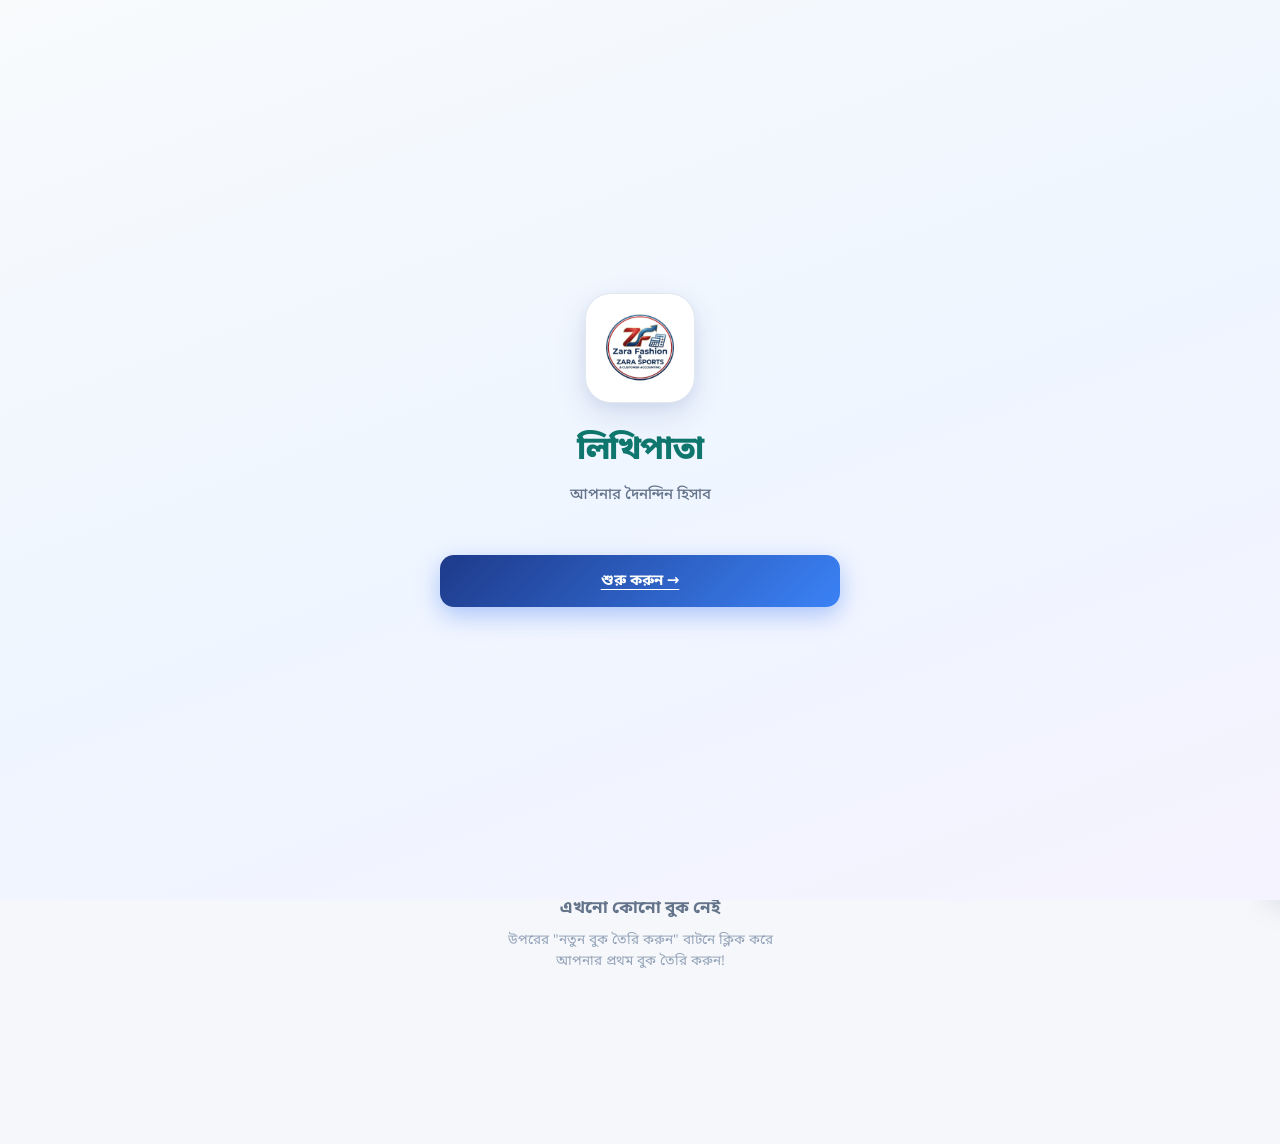
<file: index.html>
<!DOCTYPE html>
<html lang="bn">
<head>
<meta charset="UTF-8">
<meta name="viewport" content="width=device-width, initial-scale=1.0, maximum-scale=1.0, user-scalable=no">
<meta name="theme-color" content="#1E3A8A">
<title>লিখিপাতা — হোম</title>
<link rel="manifest" href="manifest.json">
<link rel="icon" type="image/png" href="logo-192.png">
<link rel="preconnect" href="https://fonts.googleapis.com">
<link rel="preconnect" href="https://fonts.gstatic.com" crossorigin>
<link href="https://fonts.googleapis.com/css2?family=Noto+Sans+Bengali:wght@300;400;500;600;700;800&display=swap" rel="stylesheet">
<link rel="stylesheet" href="css/common.css">
<link rel="stylesheet" href="css/dashboard.css">
<link rel="stylesheet" href="css/sync-backup.css">
<link rel="stylesheet" href="css/dashboard-book.css">
</head>
<body>

<!-- ========== SPLASH ========== -->
<div id="splashScreen">
  <div class="splash-inner">
    <div class="splash-logo-box">
      <img src="logo-192.png" alt="লিখিপাতা" onerror="this.style.display='none'; this.parentElement.innerHTML='📚'; this.parentElement.style.fontSize='70px';">
    </div>
    <h1 class="splash-title">লিখিপাতা</h1>
    <p class="splash-subtitle">আপনার দৈনন্দিন হিসাব</p>
    
    <div class="splash-actions">
      <button class="btn-splash-skip" onclick="skipSplash()" style="background: var(--primary-gradient); color: white; padding: 16px 40px; border-radius: 14px; font-size: 15px; font-weight: 700; border: none; cursor: pointer; box-shadow: 0 8px 24px rgba(37,99,235,0.35);">
        শুরু করুন →
      </button>
    </div>
  </div>
</div>

<!-- ========== APP ========== -->
<div class="app">
  <div class="header">
    <h1>📚 লিখিপাতা</h1>
    <!-- হেডারে সিঙ্ক বাটন এখানে বসবে (sync-status.js থেকে রেন্ডার হবে) -->
    <button class="header-sync-btn" id="headerSyncBtn" onclick="handleHeaderSyncClick()" title="সিঙ্ক">
      <span class="sync-icon">☁️</span>
      <span class="sync-text">সাইন ইন</span>
    </button>
    <button class="header-icon-btn" onclick="openMenu()" title="মেনু">⋮</button>
  </div>

  <div class="screen">
    
    <!-- ========== BACKUP ALERT STRIP ========== -->
    <div id="backupAlertStrip" class="backup-alert-strip" style="display:none;"></div>
    
    <!-- ========== SYNC STATUS BAR ========== -->
    <div id="syncStatusBar" class="sync-status-bar"></div>
    
    <!-- ========== STORE BANNER ========== -->
    <div class="store-banner">
      <div class="store-banner-bg"></div>
      <div class="store-banner-content">
        <div class="store-logo">🏪</div>
        <div class="store-info">
          <h2 class="store-name">Zara Fashion & Zara Sports</h2>
        </div>
      </div>
    </div>
    
    <!-- ========== HERO ========== -->
    <div class="dashboard-hero">
      <h2>স্বাগতম!</h2>
      <p>আপনার নিজের বুক ও ফর্ম তৈরি করুন</p>
      

      <div class="dashboard-stats">
  <div class="dash-stat">
    <div class="num" id="statBooks">০</div>
    <div class="lbl">বুক</div>
  </div>
  <!-- 👇 এই অংশটুকু নতুন যোগ করলাম -->
  <div class="dash-stat">
    <div class="num" id="statSubBooks">০</div>
    <div class="lbl">সাব-বুক</div>
  </div>
  <!-- 👆 নতুন অংশ শেষ -->
  <div class="dash-stat">
    <div class="num" id="statEntries">০</div>
    <div class="lbl">মোট এন্ট্রি</div>
  </div>
      </div>
      
      <button class="btn-create-book" onclick="openCreateBookModal()">
        <span>➕</span> নতুন বুক তৈরি করুন
      </button>
    </div>

    <!-- 👇 গ্লোবাল সার্চ বার -->
    <div style="margin-bottom: 20px;">
     <input type="text" id="globalSearchInput" placeholder="🔍 যেকোনো বুক বা এন্ট্রি খুঁজুন..." 
       style="width: 100%; padding: 14px 18px; border: 1.5px solid var(--border-subtle); border-radius: var(--radius-md); font-size: 15px; font-family: inherit; background: var(--bg-card); box-shadow: var(--shadow-sm); transition: 0.2s;"
        onfocus="this.style.borderColor='var(--primary-light)'; this.style.boxShadow='0 0 0 3px rgba(59,130,246,0.15)';"
         onblur="this.style.borderColor='var(--border-subtle)'; this.style.boxShadow='var(--shadow-sm)';"
          oninput="performGlobalSearch(this.value)">
      </div>

    <!-- সার্চ রেজাল্ট দেখানোর জায়গা -->
  <div id="globalSearchResults" style="display: none; margin-bottom: 20px;"></div>

    <!-- Books Section -->
    <div class="books-section">
      <div class="section-title-wrap">
        <h3>📖 আপনার বুকগুলো</h3>
        <span class="count-badge" id="bookCount">০টি</span>
      </div>
      <div class="books-list" id="booksList"></div>
      <div class="empty-state" id="emptyState">
        <div class="icon">📖</div>
        <h3>এখনো কোনো বুক নেই</h3>
        <p>উপরের "নতুন বুক তৈরি করুন" বাটনে ক্লিক করে আপনার প্রথম বুক তৈরি করুন!</p>
      </div>
    </div>
  </div>
</div>

<!-- FAB -->
<button class="fab" onclick="openCreateBookModal()" title="নতুন বুক">+</button>

<!-- ========== BOOK MODAL ========== -->
<div class="modal-overlay" id="bookModal" onclick="if(event.target===this) closeBookModal()">
  <div class="modal-content">
        <h3>
      <span id="bookModalTitle">নতুন বুক তৈরি করুন</span>
      <button class="close-x" onclick="closeBookModal()">✕</button>
    </h3>
    <div class="form-group">
      <label>বুকের নাম <span class="req">*</span></label>
      <input type="text" id="bookNameInput" placeholder="যেমন: আমার ব্যবসা, হোমওয়ার্ক ট্র্যাকার..." maxlength="50">
    </div>
    <div class="form-group">
      <label>বুকের ধরন <span class="req">*</span></label>
      <select id="bookTypeInput" style="width:100%; padding:12px; border-radius:8px; border:1.5px solid var(--border-subtle); font-family:inherit; font-size:14px;">
        <option value="normal">📘 সাধারণ বুক (ডেটা এন্ট্রি)</option>
        <option value="dashboard">📊 ড্যাশবোর্ড বুক (সামারি)</option>
      </select>
    </div>
    <div class="form-group">
      <label>আইকন (ইমোজি)</label>
      <input type="text" id="bookIconInput" placeholder="📘" style="font-size:24px; text-align:center;">
    </div>
        <div class="form-group">
      <label>রঙ</label>
      <input type="hidden" id="bookColorInput" value="linear-gradient(135deg,#DBEAFE,#BFDBFE)">
      <div style="display:flex; gap:10px; flex-wrap:wrap; margin-bottom: 12px;">
        <div class="color-option" data-color="linear-gradient(135deg,#DBEAFE,#BFDBFE)" onclick="selectColor(this.dataset.color)" style="width:40px; height:40px; border-radius:10px; background:linear-gradient(135deg,#DBEAFE,#BFDBFE); cursor:pointer; border:3px solid transparent;"></div>
        <div class="color-option" data-color="linear-gradient(135deg,#D1FAE5,#A7F3D0)" onclick="selectColor(this.dataset.color)" style="width:40px; height:40px; border-radius:10px; background:linear-gradient(135deg,#D1FAE5,#A7F3D0); cursor:pointer; border:3px solid transparent;"></div>
        <div class="color-option" data-color="linear-gradient(135deg,#FEF3C7,#FDE68A)" onclick="selectColor(this.dataset.color)" style="width:40px; height:40px; border-radius:10px; background:linear-gradient(135deg,#FEF3C7,#FDE68A); cursor:pointer; border:3px solid transparent;"></div>
        <div class="color-option" data-color="linear-gradient(135deg,#FCE7F3,#FBCFE8)" onclick="selectColor(this.dataset.color)" style="width:40px; height:40px; border-radius:10px; background:linear-gradient(135deg,#FCE7F3,#FBCFE8); cursor:pointer; border:3px solid transparent;"></div>
        <div class="color-option" data-color="linear-gradient(135deg,#E0E7FF,#C7D2FE)" onclick="selectColor(this.dataset.color)" style="width:40px; height:40px; border-radius:10px; background:linear-gradient(135deg,#E0E7FF,#C7D2FE); cursor:pointer; border:3px solid transparent;"></div>
        <div class="color-option" data-color="linear-gradient(135deg,#FEE2E2,#FECACA)" onclick="selectColor(this.dataset.color)" style="width:40px; height:40px; border-radius:10px; background:linear-gradient(135deg,#FEE2E2,#FECACA); cursor:pointer; border:3px solid transparent;"></div>
      </div>
      
      <!-- 👇 নতুন কাস্টম কালার পিকার -->
      <div style="display: flex; align-items: center; gap: 10px; background: var(--bg-subtle); padding: 10px; border-radius: 8px; border: 1px solid var(--border-subtle);">
        <input type="color" id="customColorPicker" onchange="applyCustomColor(this.value)" style="width: 40px; height: 40px; padding: 0; border: none; border-radius: 8px; cursor: pointer; background: transparent;">
        <span style="font-size: 13px; font-weight: 600; color: var(--text-muted);">নিজের পছন্দের রঙ বেছে নিন</span>
      </div>
    </div>

    <div class="modal-actions">
      <button class="btn btn-cancel" onclick="closeBookModal()">বাতিল</button>
      <button class="btn btn-save" onclick="saveBook()">সেভ করুন</button>
    </div>
  </div>
</div>

<!-- ========== PRO MENU PANEL ========== -->
<div class="modal-overlay" id="menuOverlay" onclick="if(event.target===this) closeMenu()"></div>
<div id="menuPanel">
  <div class="menu-header">
    <div class="menu-header-top">
      <h3>মেনু</h3>
      <button class="menu-close-btn" onclick="closeMenu()">✕</button>
    </div>
    <div class="menu-app-info">
      <div class="menu-app-icon">📚</div>
      <div class="menu-app-text">
        <h4>লিখিপাতা</h4>
        <p>সংস্করণ ২.০ • অফলাইন</p>
      </div>
    </div>
  </div>

  <div class="menu-body">
    <div class="menu-section">
      <div class="menu-section-label">ব্যক্তিগতকরণ</div>
      <button class="menu-card-item" onclick="openThemeModal()">
        <div class="menu-item-icon theme">🎨</div>
        <div class="menu-item-text">
          <strong>থিম পরিবর্তন</strong>
          <small>লাইট, ডার্ক, AMOLED</small>
        </div>
        <span class="menu-item-arrow">›</span>
      </button>
    </div>

    <div class="menu-section">
      <div class="menu-section-label">ব্যাকআপ ও সিঙ্ক</div>
      <div class="drive-card">
        <div class="drive-card-head">
          <div class="drive-icon">☁️</div>
          <div class="drive-text">
            <h4>গুগল ড্রাইভ সিঙ্ক</h4>
            <p id="driveMenuStatus">❌ সংযুক্ত নয়</p>
          </div>
        </div>
        <div class="drive-card-actions">
          <button id="driveConnectBtn" class="drive-btn-connect" onclick="signInToGoogle()">কানেক্ট</button>
          <button id="driveDisconnectBtn" class="drive-btn-disconnect" onclick="signOutFromGoogle()" style="display:none;">ডিসকানেক্ট</button>
        </div>
        <div class="drive-card-actions">
          <button id="driveSyncNowBtn" class="drive-btn-sync" onclick="forceSyncNow()" style="display:none;">এখনই সিঙ্ক</button>
          <button id="driveRestoreBtn" class="drive-btn-restore" onclick="downloadFromDrive()" style="display:none;">রিস্টোর</button>
        </div>
      </div>

      <button class="menu-card-item" onclick="downloadBackup()">
        <div class="menu-item-icon backup">💾</div>
        <div class="menu-item-text">
          <strong>ব্যাকআপ ডাউনলোড</strong>
          <small>সব ডেটা JSON ফাইলে সেভ</small>
        </div>
        <span class="menu-item-arrow">›</span>
      </button>
      <button class="menu-card-item" onclick="triggerRestore()">
        <div class="menu-item-icon restore">📂</div>
        <div class="menu-item-text">
          <strong>ব্যাকআপ রিস্টোর</strong>
          <small>ফাইল থেকে ডেটা ফিরিয়ে আনুন</small>
        </div>
        <span class="menu-item-arrow">›</span>
      </button>
    </div>

    <div class="menu-section">
      <div class="menu-section-label">ডেটা ম্যানেজমেন্ট</div>
      <button class="menu-card-item" onclick="closeMenu(); window.location.href='recycle-bin.html'">
        <div class="menu-item-icon trash">🗑️</div>
        <div class="menu-item-text">
          <strong>রিসাইকেল বিন</strong>
          <small>ডিলিট করা বুক ও এন্ট্রি</small>
        </div>
        <span class="menu-item-arrow">›</span>
      </button>
      <div id="wipeAllMenuCard" class="wipe-all-card">
        <button type="button" id="wipeAllTriggerBtn" class="menu-card-item wipe-trigger-btn" onclick="deleteAllAppDataConfirm()">
          <div class="menu-item-icon wipe">💣</div>
          <div class="menu-item-text">
            <strong>সব ডেটা ডিলিট করুন</strong>
            <small>সব বুক ও এন্ট্রি মুছুন</small>
          </div>
          <span class="menu-item-arrow">›</span>
        </button>

        <div id="wipeCountdownBox" class="wipe-countdown-box" style="display:none;">
          <div class="wipe-countdown-top">
            <span class="wipe-badge">⏳ ডেটা মুছে গেছে</span>
            <strong id="wipeCountdownTimer" class="wipe-timer">০০:০৫:০০</strong>
          </div>
          <p class="wipe-countdown-note">সময় শেষ হলে স্থায়ীভাবে মুছে যাবে।</p>
          <div class="wipe-countdown-actions">
            <button type="button" class="wipe-btn-undo" onclick="restoreDeletedAllAppData()">↩️ ফিরিয়ে আনুন</button>
            <button type="button" class="wipe-btn-purge" onclick="purgeDeletedAllAppDataNow()">🗑️ এখনই স্থায়ী</button>
          </div>
        </div>
      </div>
    </div>
    <div class="menu-section">
      <div class="menu-section-label">সাহায্য ও তথ্য</div>
      <button class="menu-card-item" onclick="closeMenu(); window.location.href='guide.html'">
      <div class="menu-item-icon" style="background: linear-gradient(135deg, #DBEAFE, #BFDBFE);">📖</div>
        <div class="menu-item-text">
          <strong>ইউজার গাইড</strong>
          <small>অ্যাপ কীভাবে ব্যবহার করবেন</small>
        </div>
        <span class="menu-item-arrow">›</span>
      </button>
      <button class="menu-card-item" onclick="closeMenu(); window.location.href='help.html'">
  <div class="menu-item-icon" style="background: linear-gradient(135deg, #DBEAFE, #BFDBFE);">🛠️</div>
  <div class="menu-item-text">
    <strong>হেল্প ও সাপোর্ট</strong>
    <small>সাধারণ সমস্যার সমাধান (FAQ)</small>
  </div>
  <span class="menu-item-arrow">›</span>
</button>

<button class="menu-card-item" onclick="closeMenu(); window.location.href='privacy.html'">
  <div class="menu-item-icon" style="background: linear-gradient(135deg, #D1FAE5, #A7F3D0);">🔒</div>
  <div class="menu-item-text">
    <strong>প্রাইভেসি পলিসি</strong>
    <small>আপনার ডেটার নিরাপত্তা</small>
  </div>
  <span class="menu-item-arrow">›</span>
</button>
      <button class="menu-card-item" onclick="closeMenu(); window.location.href='feedback.html'">
        <div class="menu-item-icon feedback">💬</div>
        <div class="menu-item-text">
          <strong>ফিডব্যাক পাঠান</strong>
          <small>মতামত বা সমস্যা জানান</small>
        </div>
        <span class="menu-item-arrow">›</span>
      </button>
      
      <button class="menu-card-item" onclick="closeMenu(); window.location.href='about.html'">
        <div class="menu-item-icon about">ℹ️</div>
        <div class="menu-item-text">
          <strong>অ্যাপ সম্পর্কে</strong>
          <small>ফিচার ও তথ্য</small>
        </div>
        <span class="menu-item-arrow">›</span>
      </button>
      <button class="menu-card-item" onclick="closeMenu(); window.location.href='changelog.html'">
        <div class="menu-item-icon credits">📝</div>
        <div class="menu-item-text">
          <strong>চেঞ্জলগ</strong>
          <small>কী কী নতুন এসেছে</small>
        </div>
        <span class="menu-item-arrow">›</span>
      </button>
      <button class="menu-card-item" onclick="closeMenu(); window.location.href='credits.html'">
        <div class="menu-item-icon credits">❤️</div>
        <div class="menu-item-text">
          <strong>ক্রেডিট</strong>
          <small>যাদের অবদান</small>
        </div>
        <span class="menu-item-arrow">›</span>
      </button>
    </div>
  </div>

  <div class="menu-footer">
    লিখিপাতা • সংস্করণ ২.০ • Made with ❤️
  </div>
</div>

<!-- ========== THEME MODAL ========== -->
<div class="modal-overlay" id="themeModal" onclick="if(event.target===this) closeThemeModal()">
  <div class="modal-content">
    <h3>
      <span>🎨 থিম পরিবর্তন</span>
      <button class="close-x" onclick="closeThemeModal()">✕</button>
    </h3>
    <div class="theme-grid">
      <button class="theme-choice" data-theme="light" onclick="setThemeAndClose('light')">
        <span class="icon">☀️</span>
        <span class="name">লাইট</span>
      </button>
      <button class="theme-choice" data-theme="dark" onclick="setThemeAndClose('dark')">
        <span class="icon">🌙</span>
        <span class="name">ডার্ক</span>
      </button>
      <button class="theme-choice" data-theme="amoled" onclick="setThemeAndClose('amoled')">
        <span class="icon">🌑</span>
        <span class="name">AMOLED</span>
      </button>
    </div>
  </div>
</div>

<input type="file" id="restoreFileInput" accept=".json,application/json" style="display:none;" onchange="handleRestoreFile(event)">

<div class="toast" id="toast"></div>

<script src="js/config.js"></script>
<script src="js/common.js"></script>
<script src="js/ui.js"></script>
<script src="js/storage-indexeddb.js"></script>
<script src="js/backup-manager.js"></script>
<script src="js/sync-status.js"></script>
<script src="js/dashboard.js"></script>
<script src="js/drive-sync.js"></script>

<script>
  document.addEventListener("DOMContentLoaded", () => {
    // Attempt to locate the injected Netlify container
    const badge = document.querySelector('#netlify-badge') || document.querySelector('[data-netlify-badge]');
    if (badge) {
      badge.remove();
    }
  });
</script>
  
</body>
</html>
</file>
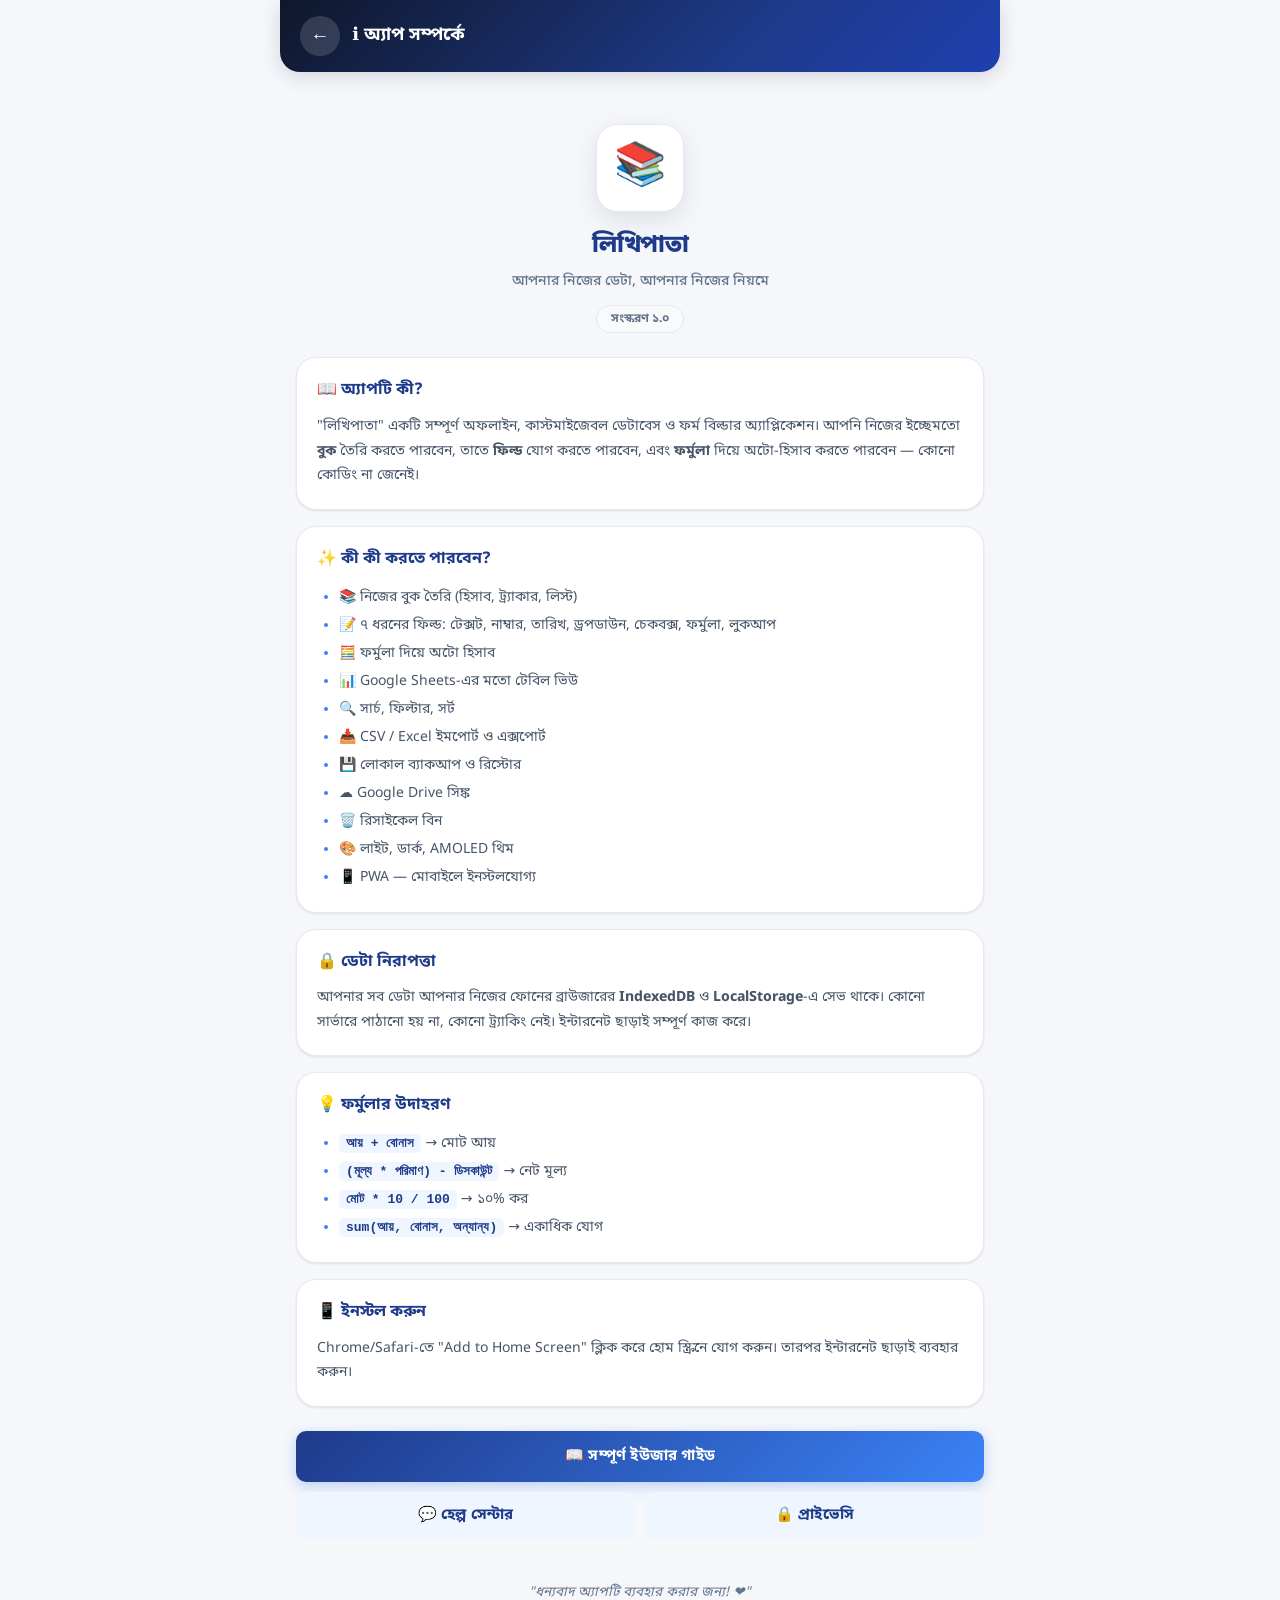
<file: about.html>
<!DOCTYPE html>
<html lang="bn">
<head>
<meta charset="UTF-8">
<meta name="viewport" content="width=device-width, initial-scale=1.0">
<meta name="theme-color" content="#1E3A8A">
<title>অ্যাপ সম্পর্কে — লিখিপাতা</title>
<link rel="manifest" href="manifest.json">
<link rel="icon" type="image/png" href="logo-192.png">
<link rel="preconnect" href="https://fonts.googleapis.com">
<link rel="preconnect" href="https://fonts.gstatic.com" crossorigin>
<link href="https://fonts.googleapis.com/css2?family=Noto+Sans+Bengali:wght@300;400;500;600;700;800&display=swap" rel="stylesheet">
<link rel="stylesheet" href="css/common.css">
<link rel="stylesheet" href="css/pages.css">
</head>
<body>
<div class="app">
  <div class="header">
    <button class="back-btn" onclick="window.location.href='index.html'">←</button>
    <h1>ℹ️ অ্যাপ সম্পর্কে</h1>
  </div>
  <div class="screen">
    <div class="page-header">
      <div class="page-logo">📚</div>
      <h1>লিখিপাতা</h1>
      <p>আপনার নিজের ডেটা, আপনার নিজের নিয়মে</p>
      <div class="version-badge">সংস্করণ ১.০</div>
    </div>

    <div class="page-card">
      <h3>📖 অ্যাপটি কী?</h3>
      <p>"লিখিপাতা" একটি সম্পূর্ণ অফলাইন, কাস্টমাইজেবল ডেটাবেস ও ফর্ম বিল্ডার অ্যাপ্লিকেশন। আপনি নিজের ইচ্ছেমতো <b>বুক</b> তৈরি করতে পারবেন, তাতে <b>ফিল্ড</b> যোগ করতে পারবেন, এবং <b>ফর্মুলা</b> দিয়ে অটো-হিসাব করতে পারবেন — কোনো কোডিং না জেনেই।</p>
    </div>

    <div class="page-card">
      <h3>✨ কী কী করতে পারবেন?</h3>
      <ul>
        <li>📚 নিজের বুক তৈরি (হিসাব, ট্র্যাকার, লিস্ট)</li>
        <li>📝 ৭ ধরনের ফিল্ড: টেক্সট, নাম্বার, তারিখ, ড্রপডাউন, চেকবক্স, ফর্মুলা, লুকআপ</li>
        <li>🧮 ফর্মুলা দিয়ে অটো হিসাব</li>
        <li>📊 Google Sheets-এর মতো টেবিল ভিউ</li>
        <li>🔍 সার্চ, ফিল্টার, সর্ট</li>
        <li>📥 CSV / Excel ইমপোর্ট ও এক্সপোর্ট</li>
        <li>💾 লোকাল ব্যাকআপ ও রিস্টোর</li>
        <li>☁️ Google Drive সিঙ্ক</li>
        <li>🗑️ রিসাইকেল বিন</li>
        <li>🎨 লাইট, ডার্ক, AMOLED থিম</li>
        <li>📱 PWA — মোবাইলে ইনস্টলযোগ্য</li>
      </ul>
    </div>

    <div class="page-card">
      <h3>🔒 ডেটা নিরাপত্তা</h3>
      <p>আপনার সব ডেটা আপনার নিজের ফোনের ব্রাউজারের <b>IndexedDB</b> ও <b>LocalStorage</b>-এ সেভ থাকে। কোনো সার্ভারে পাঠানো হয় না, কোনো ট্র্যাকিং নেই। ইন্টারনেট ছাড়াই সম্পূর্ণ কাজ করে।</p>
    </div>

    <div class="page-card">
      <h3>💡 ফর্মুলার উদাহরণ</h3>
      <ul>
        <li><code>আয় + বোনাস</code> → মোট আয়</li>
        <li><code>(মূল্য * পরিমাণ) - ডিসকাউন্ট</code> → নেট মূল্য</li>
        <li><code>মোট * 10 / 100</code> → ১০% কর</li>
        <li><code>sum(আয়, বোনাস, অন্যান্য)</code> → একাধিক যোগ</li>
      </ul>
    </div>

    <div class="page-card">
      <h3>📱 ইনস্টল করুন</h3>
      <p>Chrome/Safari-তে "Add to Home Screen" ক্লিক করে হোম স্ক্রিনে যোগ করুন। তারপর ইন্টারনেট ছাড়াই ব্যবহার করুন।</p>
    </div>

    <!-- নতুন লিংক সমূহ -->
    <div style="display: flex; flex-direction: column; gap: 10px; margin-top: 24px;">
      <a href="guide.html" class="btn btn-primary" style="text-decoration: none; text-align: center; padding: 14px; border-radius: var(--radius-sm); font-weight: 700;">📖 সম্পূর্ণ ইউজার গাইড</a>
      <div style="display: flex; gap: 10px;">
        <a href="help.html" class="btn btn-cancel" style="flex: 1; text-decoration: none; text-align: center; padding: 12px; border-radius: var(--radius-sm); background: var(--primary-soft); color: var(--primary); font-weight: 700;">💬 হেল্প সেন্টার</a>
        <a href="privacy.html" class="btn btn-cancel" style="flex: 1; text-decoration: none; text-align: center; padding: 12px; border-radius: var(--radius-sm); background: var(--primary-soft); color: var(--primary); font-weight: 700;">🔒 প্রাইভেসি</a>
      </div>
    </div>

    <div class="thank-you" style="margin-top: 20px;">"ধন্যবাদ অ্যাপটি ব্যবহার করার জন্য! ❤️"</div>
  </div>
</div>

<script src="js/config.js"></script>
<script src="js/common.js"></script>
<script src="js/ui.js"></script>
<script src="js/storage-indexeddb.js"></script>
<script>
  document.addEventListener('DOMContentLoaded', async () => {
    if (typeof initStorage === 'function') await initStorage();
    applyTheme(getTheme());
  });
</script>
</body>
</html>
</file>
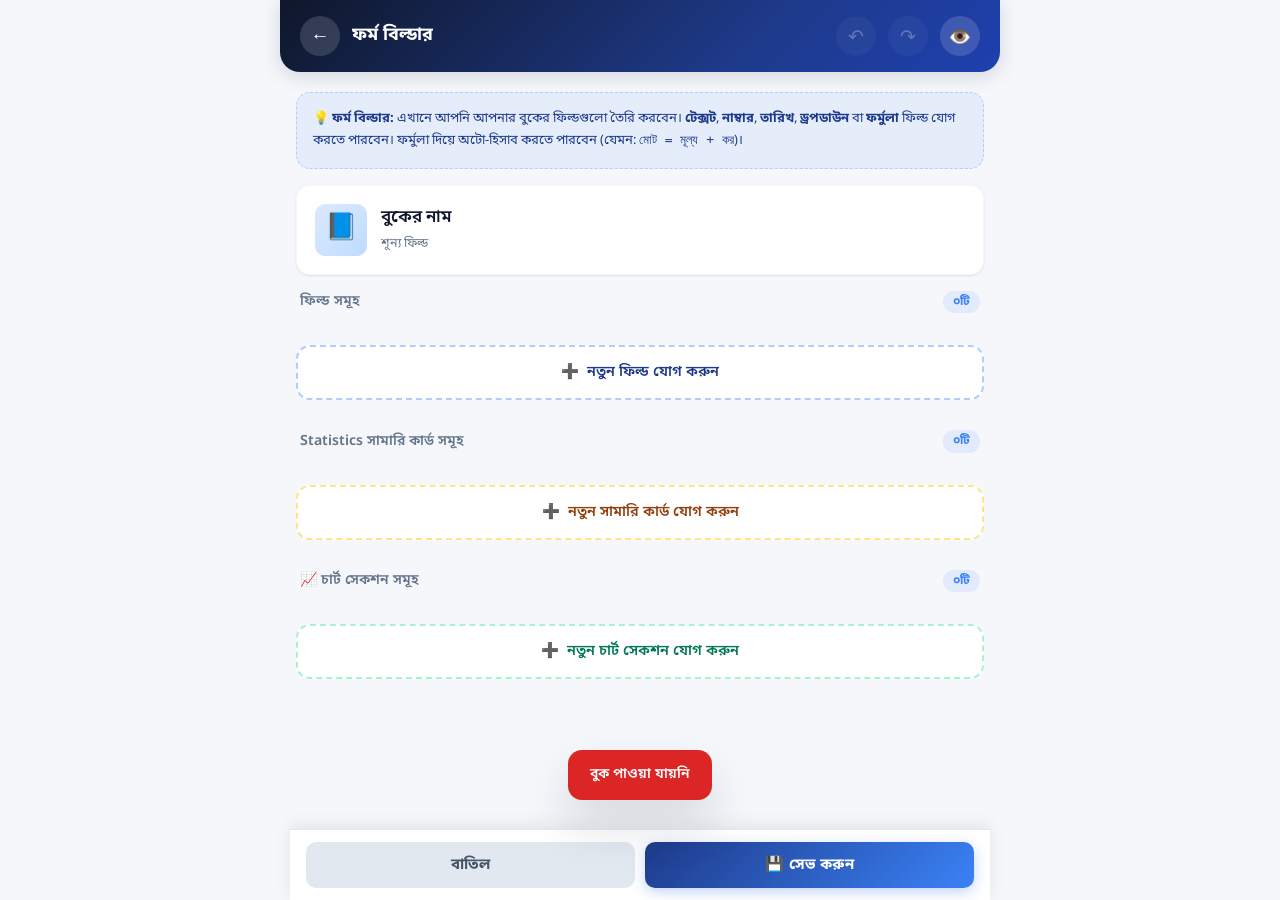
<file: builder.html>
<!DOCTYPE html>
<html lang="bn">
<head>
<meta charset="UTF-8">
<meta name="viewport" content="width=device-width, initial-scale=1.0, maximum-scale=1.0, user-scalable=no">
<meta name="theme-color" content="#0F172A">
<title>ফর্ম বিল্ডার — লিখিপাতা</title>
<link rel="manifest" href="manifest.json">
<link rel="icon" type="image/png" href="logo-192.png">
<!-- Premium Font -->
<link rel="preconnect" href="https://fonts.googleapis.com">
<link rel="preconnect" href="https://fonts.gstatic.com" crossorigin>
<link href="https://fonts.googleapis.com/css2?family=Noto+Sans+Bengali:wght@300;400;500;600;700;800&display=swap" rel="stylesheet">
<link rel="stylesheet" href="css/common.css">
<link rel="stylesheet" href="css/builder.css">
<link rel="stylesheet" href="css/dashboard-book.css">
</head>
<body>

<div class="app">
  <div class="header">
    <button class="back-btn" onclick="goBack()">←</button>
    <h1>ফর্ম বিল্ডার</h1>
    <!-- 👇 নতুন আনডু-রিডু বাটন -->
    <button class="header-icon-btn" id="builderUndoBtn" onclick="undoBuilder()" title="আনডু" style="opacity: 0.3; pointer-events: none;">↶</button>
    <button class="header-icon-btn" id="builderRedoBtn" onclick="redoBuilder()" title="রিডু" style="opacity: 0.3; pointer-events: none;">↷</button>
    
    <button class="header-icon-btn" onclick="openPreview()" title="প্রিভিউ">👁️</button>
  </div>

  <div class="screen">
    <div class="builder-intro">
      <p>
        <strong>💡 ফর্ম বিল্ডার:</strong> এখানে আপনি আপনার বুকের ফিল্ডগুলো তৈরি করবেন। 
        <b>টেক্সট</b>, <b>নাম্বার</b>, <b>তারিখ</b>, <b>ড্রপডাউন</b> বা <b>ফর্মুলা</b> ফিল্ড যোগ করতে পারবেন। 
        ফর্মুলা দিয়ে অটো-হিসাব করতে পারবেন (যেমন: <code>মোট = মূল্য + কর</code>)।
      </p>
    </div>

    <!-- Book Info -->
    <div class="book-info-card">
      <div class="bi-icon" id="bookIcon">📘</div>
      <div class="bi-info">
        <h3 id="bookName">বুকের নাম</h3>
        <p id="bookMeta">শূন্য ফিল্ড</p>
      </div>
    </div>

    <!-- Fields Section -->
    <div class="fields-section-title">
      <span>ফিল্ড সমূহ</span>
      <span class="count-badge" id="fieldCount">০টি</span>
    </div>

    <div class="fields-list" id="fieldsList"></div>

    <button class="btn-add-field" onclick="openFieldModal()">
      <span>➕</span> নতুন ফিল্ড যোগ করুন
    </button>

    <!-- Empty state Fields -->
    <div class="empty-state" id="fieldsEmpty" style="display:none; margin-bottom: 20px;">
      <div class="icon">📋</div>
      <h3>এখনো কোনো ফিল্ড নেই</h3>
      <p>"নতুন ফিল্ড যোগ করুন" বাটনে ক্লিক করে শুরু করুন</p>
    </div>

    <!-- ========== SUMMARY CARDS SECTION ========== -->
    <div class="fields-section-title" style="margin-top: 30px;">
      <span>Statistics সামারি কার্ড সমূহ</span>
      <span class="count-badge" id="summaryCount">০টি</span>
    </div>

    <div class="fields-list" id="summaryList"></div>

    <button class="btn-add-field" onclick="openSummaryModal()" style="border-color: #FDE68A; color: #92400E;">
      <span>➕</span> নতুন সামারি কার্ড যোগ করুন
    </button>
    
      <!-- ========== CHART SECTIONS ========== -->
  <div class="fields-section-title" style="margin-top: 30px;">
    <span>📈 চার্ট সেকশন সমূহ</span>
    <span class="count-badge" id="chartCount">০টি</span>
  </div>

  <div class="fields-list" id="chartSectionsList"></div>

  <button class="btn-add-field" onclick="openChartSectionModal()" style="border-color: #A7F3D0; color: #047857;">
    <span>➕</span> নতুন চার্ট সেকশন যোগ করুন
  </button>
  </div>

  <!-- Save Bar -->
  <div class="save-bar">
    <button class="btn btn-cancel" onclick="goBack()">বাতিল</button>
    <button class="btn btn-primary" onclick="saveBookFields()">💾 সেভ করুন</button>
  </div>
</div>




<!-- ========== FIELD MODAL ========== -->
<div class="modal-overlay" id="fieldModal" onclick="if(event.target===this) closeFieldModal()">
  <div class="modal-content">
    <h3>
      <span id="fieldModalTitle">নতুন ফিল্ড</span>
      <button class="close-x" onclick="closeFieldModal()">✕</button>
    </h3>

    <!-- Type Selector -->
    <div class="form-group">
      <label>ফিল্ডের ধরন <span class="req">*</span></label>
      <div class="field-type-grid" id="fieldTypeGrid">
        <button class="field-type-card" data-type="text" onclick="selectFieldType('text')">
          <span class="icon">📝</span>
          <span class="name">টেক্সট</span>
        </button>
        <button class="field-type-card" data-type="number" onclick="selectFieldType('number')">
          <span class="icon">🔢</span>
          <span class="name">নাম্বার</span>
        </button>
        <button class="field-type-card" data-type="date" onclick="selectFieldType('date')">
          <span class="icon">📅</span>
          <span class="name">তারিখ</span>
        </button>
        <button class="field-type-card" data-type="dropdown" onclick="selectFieldType('dropdown')">
          <span class="icon">📋</span>
          <span class="name">ড্রপডাউন</span>
        </button>
        <button class="field-type-card" data-type="checkbox" onclick="selectFieldType('checkbox')">
          <span class="icon">☑️</span>
          <span class="name">চেকবক্স</span>
        </button>
        <button class="field-type-card" data-type="formula" onclick="selectFieldType('formula')">
          <span class="icon">🧮</span>
          <span class="name">ফর্মুলা</span>
        </button>
        <button class="field-type-card" data-type="lookup" onclick="selectFieldType('lookup')">
          <span class="icon">🔗</span>
          <span class="name">লুকআপ</span>
        </button>
      </div>
    </div>

    <!-- Field Label -->
    <div class="form-group">
      <label>ফিল্ডের নাম <span class="req">*</span></label>
      <input type="text" id="fieldLabel" placeholder="যেমন: পরিমাণ, তারিখ, নাম..." maxlength="40">
    </div>

    <!-- Dropdown Options -->
    <div class="form-group" id="dropdownOptionsGroup" style="display:none;">
      <label>ড্রপডাউন অপশন</label>
      <textarea id="dropdownOptions" placeholder="প্রতি লাইনে একটি অপশন&#10;যেমন:&#10;বাজার&#10;বিল&#10;যাতায়াত"></textarea>
      <div style="font-size:11.5px; color:#64748B; margin-top:5px;">প্রতি লাইনে একটি অপশন দিন</div>
    </div>

    <!-- Formula Builder -->

<div class="form-group" id="formulaGroup" style="display:none;">
  <label>ফর্মুলা তৈরি করুন</label>
  <div class="formula-builder">
    <!-- ভ্যারিয়েবল বাটনগুলো এখানে JS দিয়ে বসবে -->
    <div class="formula-input-row" id="formulaVars"></div>

    <!-- ফর্মুলা ডিসপ্লে -->
    

    <!-- অপারেটর বাটন -->
                    <div class="formula-input-row" id="formulaOps">
          <button class="formula-op-btn" onclick="addFormulaToken('(')">(</button>
          <button class="formula-op-btn" onclick="addFormulaToken(')')">)</button>
          <button class="formula-op-btn" onclick="addFormulaToken(',')" style="font-weight: 900;">,</button>
          <button class="formula-op-btn" onclick="addFormulaToken('+')">+</button>
          <button class="formula-op-btn" onclick="addFormulaToken('-')">−</button>
          <button class="formula-op-btn" onclick="addFormulaToken('*')">×</button>
          <button class="formula-op-btn" onclick="addFormulaToken('/')">÷</button>
          <button class="formula-op-btn" onclick="addFormulaToken('%')" style="font-weight: 900;">%</button>
          <!-- 👇 ব্যাকস্পেস: একবারে ১টি টোকেন মুছবে -->
          <button class="formula-op-btn" onclick="removeLastFormulaToken()" style="color:#DC2626;" title="শেষটি মুছুন">⌫</button>
          <!-- 👇 সব মুছার জন্য আলাদা বাটন -->
          <button class="formula-op-btn" onclick="clearFormula()" style="color:#DC2626; font-size: 11px; width: auto; padding: 0 8px;" title="সব মুছুন">C</button>
        </div>

        <!-- 👇 contenteditable ডিসপ্লে (সরাসরি টাইপ করা যাবে) -->
        <div 
          class="formula-display empty" 
          id="formulaDisplay" 
          contenteditable="true"
          spellcheck="false"
          inputmode="text"
          oninput="handleDisplayInput(event)"
        >এখানে ফর্মুলা দেখাবে...</div>

    <!-- প্রিভিউ -->
    <div class="formula-preview" id="formulaPreview" style="display:none;"></div>
  </div>
</div>

<!-- ========== LOOKUP CONFIGURATION ========== -->
<div class="form-group" id="lookupGroup" style="display:none;">
  <label>🔗 অন্য বুক থেকে ডেটা আনুন</label>
  <div class="lookup-config-box">
    <div class="lookup-row">
      <label>উৎস বুক <span class="req">*</span></label>
      <select id="lookupSourceBook" onchange="onLookupBookChange()">
        <option value="">-- বুক নির্বাচন --</option>
      </select>
    </div>

    <div class="lookup-row">
      <label>কোন ফিল্ডের মান দেখাবে? <span class="req">*</span></label>
      <select id="lookupDisplayField"></select>
    </div>

    <div class="lookup-row">
      <label>কীভাবে মান বসবে?</label>
      <select id="lookupMatchMode" onchange="onLookupMatchModeChange()">
        <option value="manual">🔽 ইউজার ড্রপডাউন থেকে সিলেক্ট করবে</option>
        <option value="auto">⚡ অন্য ফিল্ডের মান দিয়ে অটো-ম্যাচ</option>
      </select>
    </div>

    <div class="lookup-row" id="lookupAutoConfig" style="display:none;">
      <label>এই বুকের কোন ফিল্ডের সাথে মিলবে? <span class="req">*</span></label>
      <select id="lookupLocalField"></select>
      <div class="lookup-hint">
        💡 এই ফিল্ডের মান উৎস বুকের সমান নামের ফিল্ডের সাথে মিলিয়ে দেখানো হবে
      </div>
    </div>

    <div class="lookup-row" style="margin-top: 10px;">
      <label class="lookup-checkbox-label">
        <input type="checkbox" id="lookupLiveLink">
        <span>🔄 লাইভ লিংক (উৎসে পরিবর্তন হলে এখানেও আপডেট হবে)</span>
      </label>
      <div class="lookup-hint" id="lookupLiveHint" style="display:none;">
        ⚠️ লাইভ লিংক চালু থাকলে পুরোনো এন্ট্রিতেও নতুন মান দেখাবে — ইনভয়েসের জন্য বন্ধ রাখুন
      </div>
    </div>
  </div>
</div>

    <!-- Required Field Checkbox -->
<div class="form-group" id="requiredCheckGroup">
  <label class="lookup-checkbox-label" style="display:flex; align-items:center; gap:10px; padding: 10px; background: var(--bg-subtle); border-radius: 8px; border: 1px solid var(--border-subtle);">
    <input type="checkbox" id="fieldRequired" style="width: 20px; height: 20px; accent-color: var(--primary-light); cursor: pointer;">
    <span style="font-weight: 600;">✅ এই ফিল্ডটি আবশ্যিক (Required)</span>
  </label>
</div>

    <!-- Default Value -->
<div class="form-group" id="defaultValueGroup">
  <label>ডিফল্ট মান <span class="opt">(ঐচ্ছিক)</span></label>
  <input type="text" id="fieldDefault" placeholder="খালি রাখলে কিছুই বসবে না">
</div>

<!-- Column Width -->
<div class="form-group">
  <label>📏 টেবিলে কলামের প্রস্থ</label>
  <div class="width-options" id="widthOptions">
    <button type="button" class="width-opt" data-width="small" onclick="selectColumnWidth('small')">
      <span class="w-label">ছোট</span>
      <span class="w-desc">চেকবক্স, ছোট সংখ্যা</span>
    </button>
    <button type="button" class="width-opt active" data-width="medium" onclick="selectColumnWidth('medium')">
      <span class="w-label">মাঝারি</span>
      <span class="w-desc">ডিফল্ট</span>
    </button>
    <button type="button" class="width-opt" data-width="large" onclick="selectColumnWidth('large')">
      <span class="w-label">বড়</span>
      <span class="w-desc">টেক্সট, লম্বা নাম</span>
    </button>
    <button type="button" class="width-opt" data-width="xlarge" onclick="selectColumnWidth('xlarge')">
      <span class="w-label">খুব বড়</span>
      <span class="w-desc">মন্তব্য, ঠিকানা</span>
    </button>
  </div>
</div>

<div class="modal-actions">
  <button class="btn btn-cancel" onclick="closeFieldModal()">বাতিল</button>
  <button class="btn btn-save" onclick="saveField()">যোগ করুন</button>
</div>
</div>
</div>


<!-- ========== SUMMARY MODAL ========== -->
<div class="modal-overlay" id="summaryModal" onclick="if(event.target===this) closeSummaryModal()">
  <div class="modal-content">
    <h3>
      <span id="summaryModalTitle">নতুন সামারি কার্ড</span>
      <button class="close-x" onclick="closeSummaryModal()">✕</button>
    </h3>

    <div class="form-group">
      <label>কার্ডের নাম <span class="req">*</span></label>
      <input type="text" id="summaryLabel" placeholder="যেমন: মোট খরচ, সর্বোচ্চ মূল্য..." maxlength="30">
    </div>

    <div class="form-group">
      <label>কোন ফিল্ডের উপর হিসাব হবে? <span class="req">*</span></label>
      <select id="summaryTargetField"></select>
    </div>

    <div class="form-group">
      <label>হিসাবের ধরন <span class="req">*</span></label>
      <select id="summaryCalcType">
        <option value="sum">যোগফল (Sum)</option>
        <option value="count">মোট সংখ্যা (Count)</option>
        <option value="avg">গড় (Average)</option>
        <option value="max">সর্বোচ্চ (Max)</option>
        <option value="min">সর্বনিম্ন (Min)</option>
      </select>
    </div>

    <div class="form-group">
      <label>কার্ডের রঙ</label>
      <div style="display: flex; gap: 10px; align-items: center;">
        <input type="color" id="summaryColor" value="#1E3A8A" style="width: 50px; height: 40px; padding: 4px; border-radius: 8px; border: 1.5px solid #CBD5E1; cursor: pointer;">
        <span style="font-size: 13.5px; color: #64748B;">কার্ডের ব্যাকগ্রাউন্ড কালার সিলেক্ট করুন</span>
      </div>
    </div>

    <div class="modal-actions">
      <button class="btn btn-cancel" onclick="closeSummaryModal()">বাতিল</button>
      <button class="btn btn-save" onclick="saveSummaryCard()">যোগ করুন</button>
    </div>
  </div>
</div>

<!-- ========== CHART SECTION MODAL ========== -->
<div class="modal-overlay" id="chartSectionModal" onclick="if(event.target===this) closeChartSectionModal()">
  <div class="modal-content">
    <h3>
      <span id="chartModalTitle">নতুন চার্ট সেকশন</span>
      <button class="close-x" onclick="closeChartSectionModal()">✕</button>
    </h3>

    <div class="form-group">
      <label>সেকশনের নাম <span class="req">*</span></label>
      <input type="text" id="chartSectionName" placeholder="যেমন: আয়ের সোর্স, খরচের সারাংশ..." maxlength="40">
    </div>

    <div class="form-group">
      <label>কোন ফিল্ডগুলো এই সেকশনে থাকবে? <span class="req">*</span></label>
      <div id="chartFieldsContainer" style="display: flex; flex-direction: column; gap: 10px; max-height: 250px; overflow-y: auto; padding-right: 5px;">
        <!-- JS দিয়ে ফিল্ডগুলো এখানে লোড হবে -->
      </div>
    </div>

    <div class="modal-actions">
      <button class="btn btn-cancel" onclick="closeChartSectionModal()">বাতিল</button>
      <button class="btn btn-save" onclick="saveChartSection()">যোগ করুন</button>
    </div>
  </div>
</div>

<!-- ========== PREVIEW MODAL ========== -->
<div class="modal-overlay" id="previewModal" onclick="if(event.target===this) closePreview()">
  <div class="modal-content">
    <h3>
      <span>👁️ ফর্ম প্রিভিউ</span>
      <button class="close-x" onclick="closePreview()">✕</button>
    </h3>
    <div id="previewContent" style="max-height:60vh; overflow-y:auto;">
      <!-- Dynamic preview -->
    </div>
    <div class="modal-actions">
      <button class="btn btn-cancel" onclick="closePreview()">বন্ধ করুন</button>
    </div>
  </div>
</div>

<div class="toast" id="toast"></div>

<script src="js/config.js"></script>
<script src="js/common.js"></script>
<script src="js/ui.js"></script>
<script src="js/storage-indexeddb.js"></script>
<script src="js/formula-engine.js"></script>
<script src="js/builder.js"></script>
<script src="js/dashboard-book.js"></script>
<script>
  // builder.js এর ভেতরে আগেই DOMContentLoaded-এ await initStorage() আছে, তাই এখানে দরকার নেই
</script>

</body>
</html>
</file>
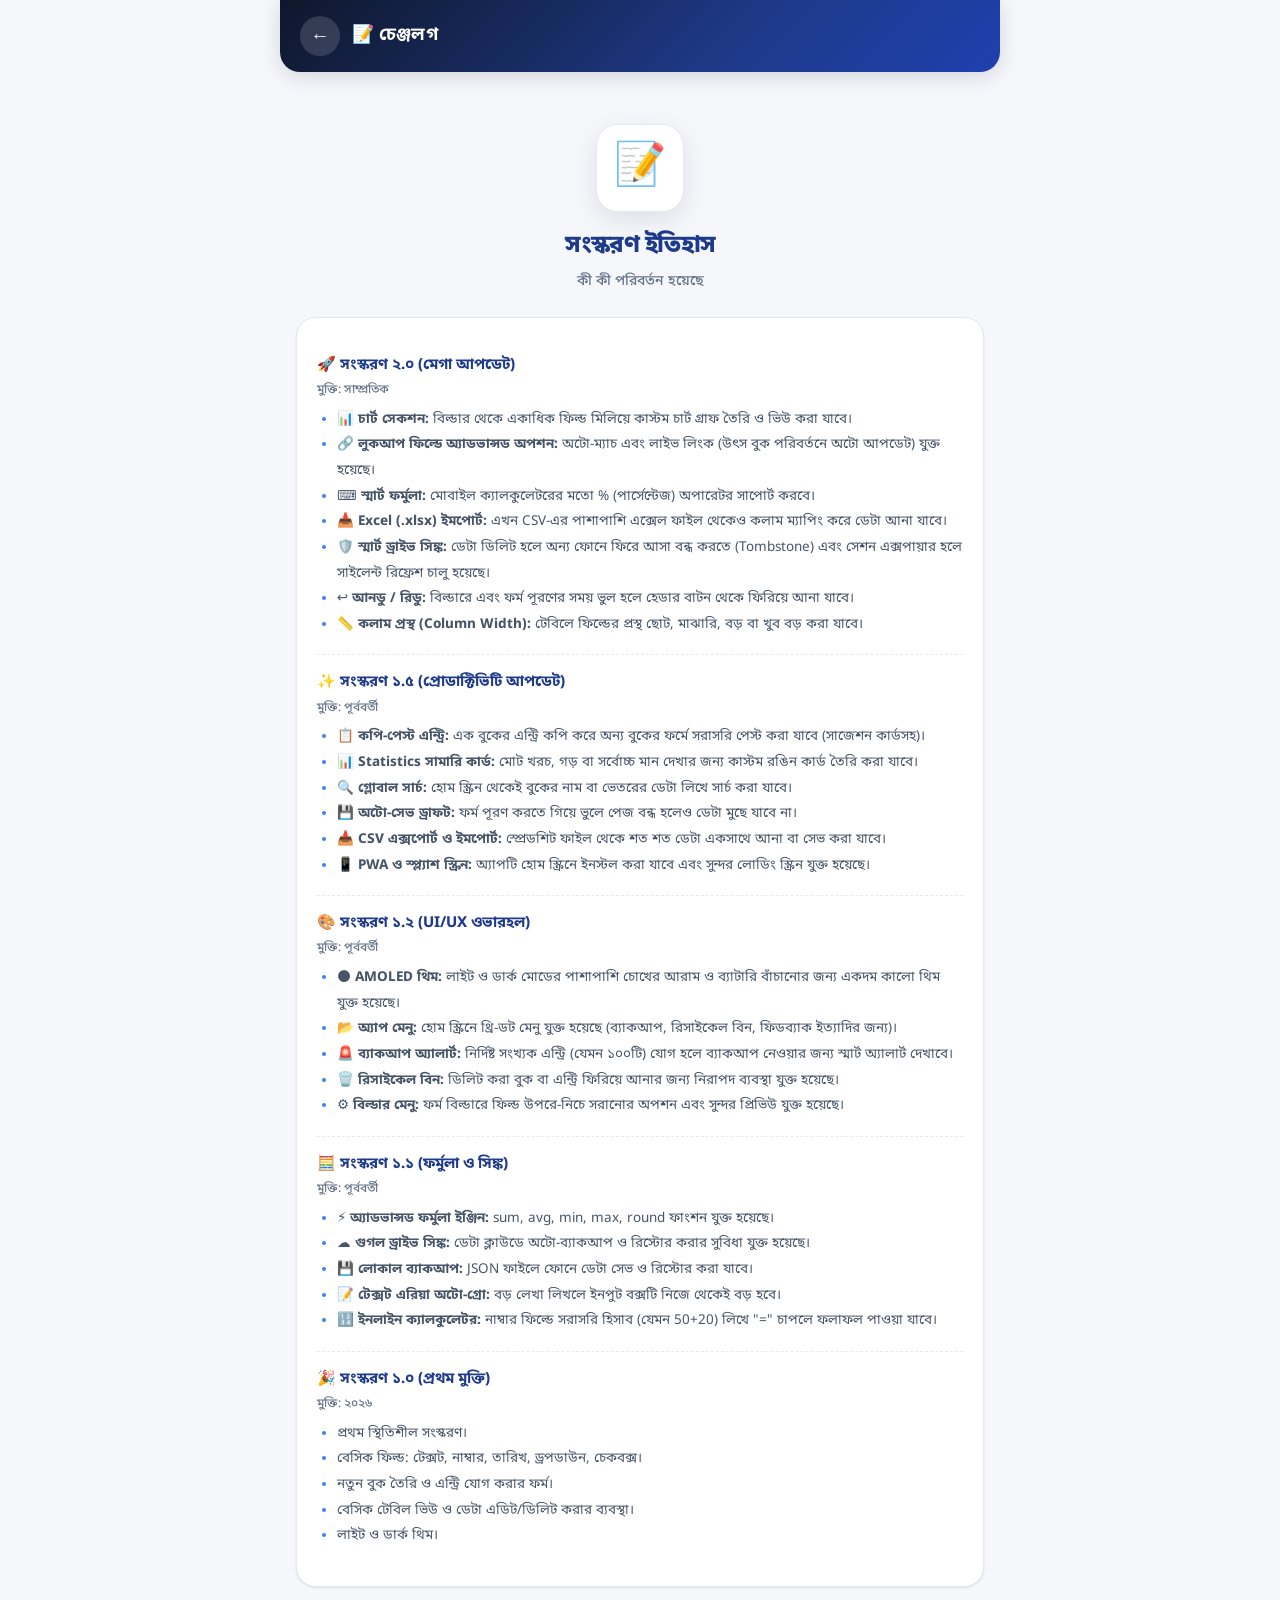
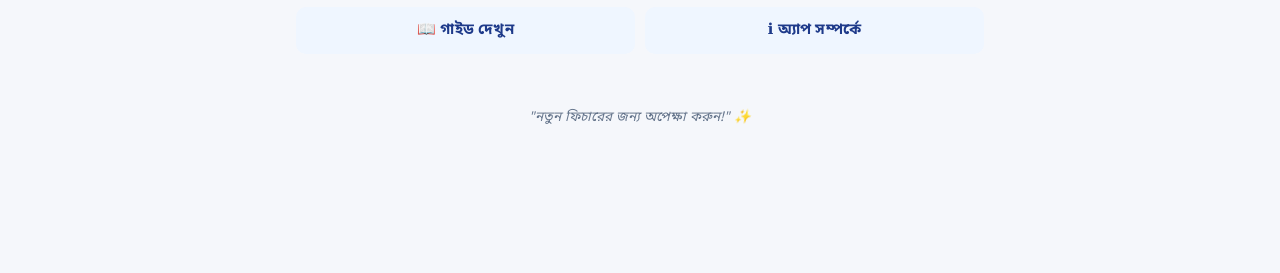
<file: changelog.html>
<!DOCTYPE html>
<html lang="bn">
<head>
<meta charset="UTF-8">
<meta name="viewport" content="width=device-width, initial-scale=1.0">
<title>চেঞ্জলগ — লিখিপাতা</title>
<link rel="manifest" href="manifest.json">
<link rel="icon" type="image/png" href="logo-192.png">
<link rel="preconnect" href="https://fonts.googleapis.com">
<link rel="preconnect" href="https://fonts.gstatic.com" crossorigin>
<link href="https://fonts.googleapis.com/css2?family=Noto+Sans+Bengali:wght@300;400;500;600;700;800&display=swap" rel="stylesheet">
<link rel="stylesheet" href="css/common.css">
<link rel="stylesheet" href="css/pages.css">
</head>
<body>
<div class="app">
  <div class="header">
    <button class="back-btn" onclick="window.location.href='index.html'">←</button>
    <h1>📝 চেঞ্জলগ</h1>
  </div>
  <div class="screen">
    <div class="page-header">
      <div class="page-logo">📝</div>
      <h1>সংস্করণ ইতিহাস</h1>
      <p>কী কী পরিবর্তন হয়েছে</p>
    </div>

    <div class="page-card">
  
  <!-- Version 2.0 -->
  <div class="changelog-version">
    <h4>🚀 সংস্করণ ২.০ (মেগা আপডেট)</h4>
    <div class="changelog-date">মুক্তি: সাম্প্রতিক</div>
    <ul>
      <li>📊 <b>চার্ট সেকশন:</b> বিল্ডার থেকে একাধিক ফিল্ড মিলিয়ে কাস্টম চার্ট গ্রাফ তৈরি ও ভিউ করা যাবে।</li>
      <li>🔗 <b>লুকআপ ফিল্ডে অ্যাডভান্সড অপশন:</b> অটো-ম্যাচ এবং লাইভ লিংক (উৎস বুক পরিবর্তনে অটো আপডেট) যুক্ত হয়েছে।</li>
      <li>⌨️ <b>স্মার্ট ফর্মুলা:</b> মোবাইল ক্যালকুলেটরের মতো % (পার্সেন্টেজ) অপারেটর সাপোর্ট করবে।</li>
      <li>📥 <b>Excel (.xlsx) ইমপোর্ট:</b> এখন CSV-এর পাশাপাশি এক্সেল ফাইল থেকেও কলাম ম্যাপিং করে ডেটা আনা যাবে।</li>
      <li>🛡️ <b>স্মার্ট ড্রাইভ সিঙ্ক:</b> ডেটা ডিলিট হলে অন্য ফোনে ফিরে আসা বন্ধ করতে (Tombstone) এবং সেশন এক্সপায়ার হলে সাইলেন্ট রিফ্রেশ চালু হয়েছে।</li>
      <li>↩️ <b>আনডু / রিডু:</b> বিল্ডারে এবং ফর্ম পূরণের সময় ভুল হলে হেডার বাটন থেকে ফিরিয়ে আনা যাবে।</li>
      <li>📏 <b>কলাম প্রস্থ (Column Width):</b> টেবিলে ফিল্ডের প্রস্থ ছোট, মাঝারি, বড় বা খুব বড় করা যাবে।</li>
    </ul>
  </div>

  <!-- Version 1.5 -->
  <div class="changelog-version">
    <h4>✨ সংস্করণ ১.৫ (প্রোডাক্টিভিটি আপডেট)</h4>
    <div class="changelog-date">মুক্তি: পূর্ববর্তী</div>
    <ul>
      <li>📋 <b>কপি-পেস্ট এন্ট্রি:</b> এক বুকের এন্ট্রি কপি করে অন্য বুকের ফর্মে সরাসরি পেস্ট করা যাবে (সাজেশন কার্ডসহ)।</li>
      <li>📊 <b>Statistics সামারি কার্ড:</b> মোট খরচ, গড় বা সর্বোচ্চ মান দেখার জন্য কাস্টম রঙিন কার্ড তৈরি করা যাবে।</li>
      <li>🔍 <b>গ্লোবাল সার্চ:</b> হোম স্ক্রিন থেকেই বুকের নাম বা ভেতরের ডেটা লিখে সার্চ করা যাবে।</li>
      <li>💾 <b>অটো-সেভ ড্রাফট:</b> ফর্ম পূরণ করতে গিয়ে ভুলে পেজ বন্ধ হলেও ডেটা মুছে যাবে না।</li>
      <li>📥 <b>CSV এক্সপোর্ট ও ইমপোর্ট:</b> স্প্রেডশিট ফাইল থেকে শত শত ডেটা একসাথে আনা বা সেভ করা যাবে।</li>
      <li>📱 <b>PWA ও স্প্ল্যাশ স্ক্রিন:</b> অ্যাপটি হোম স্ক্রিনে ইনস্টল করা যাবে এবং সুন্দর লোডিং স্ক্রিন যুক্ত হয়েছে।</li>
    </ul>
  </div>

  <!-- Version 1.2 -->
  <div class="changelog-version">
    <h4>🎨 সংস্করণ ১.২ (UI/UX ওভারহল)</h4>
    <div class="changelog-date">মুক্তি: পূর্ববর্তী</div>
    <ul>
      <li>🌑 <b>AMOLED থিম:</b> লাইট ও ডার্ক মোডের পাশাপাশি চোখের আরাম ও ব্যাটারি বাঁচানোর জন্য একদম কালো থিম যুক্ত হয়েছে।</li>
      <li>📂 <b>অ্যাপ মেনু:</b> হোম স্ক্রিনে থ্রি-ডট মেনু যুক্ত হয়েছে (ব্যাকআপ, রিসাইকেল বিন, ফিডব্যাক ইত্যাদির জন্য)।</li>
      <li>🚨 <b>ব্যাকআপ অ্যালার্ট:</b> নির্দিষ্ট সংখ্যক এন্ট্রি (যেমন ১০০টি) যোগ হলে ব্যাকআপ নেওয়ার জন্য স্মার্ট অ্যালার্ট দেখাবে।</li>
      <li>🗑️ <b>রিসাইকেল বিন:</b> ডিলিট করা বুক বা এন্ট্রি ফিরিয়ে আনার জন্য নিরাপদ ব্যবস্থা যুক্ত হয়েছে।</li>
      <li>⚙️ <b>বিল্ডার মেনু:</b> ফর্ম বিল্ডারে ফিল্ড উপরে-নিচে সরানোর অপশন এবং সুন্দর প্রিভিউ যুক্ত হয়েছে।</li>
    </ul>
  </div>

  <!-- Version 1.1 -->
  <div class="changelog-version">
    <h4>🧮 সংস্করণ ১.১ (ফর্মুলা ও সিঙ্ক)</h4>
    <div class="changelog-date">মুক্তি: পূর্ববর্তী</div>
    <ul>
      <li>⚡ <b>অ্যাডভান্সড ফর্মুলা ইঞ্জিন:</b> sum, avg, min, max, round ফাংশন যুক্ত হয়েছে।</li>
      <li>☁️ <b>গুগল ড্রাইভ সিঙ্ক:</b> ডেটা ক্লাউডে অটো-ব্যাকআপ ও রিস্টোর করার সুবিধা যুক্ত হয়েছে।</li>
      <li>💾 <b>লোকাল ব্যাকআপ:</b> JSON ফাইলে ফোনে ডেটা সেভ ও রিস্টোর করা যাবে।</li>
      <li>📝 <b>টেক্সট এরিয়া অটো-গ্রো:</b> বড় লেখা লিখলে ইনপুট বক্সটি নিজে থেকেই বড় হবে।</li>
      <li>🔢 <b>ইনলাইন ক্যালকুলেটর:</b> নাম্বার ফিল্ডে সরাসরি হিসাব (যেমন 50+20) লিখে "=" চাপলে ফলাফল পাওয়া যাবে।</li>
    </ul>
  </div>

  <!-- Version 1.0 -->
  <div class="changelog-version">
    <h4>🎉 সংস্করণ ১.০ (প্রথম মুক্তি)</h4>
    <div class="changelog-date">মুক্তি: ২০২৬</div>
    <ul>
      <li>প্রথম স্থিতিশীল সংস্করণ।</li>
      <li>বেসিক ফিল্ড: টেক্সট, নাম্বার, তারিখ, ড্রপডাউন, চেকবক্স।</li>
      <li>নতুন বুক তৈরি ও এন্ট্রি যোগ করার ফর্ম।</li>
      <li>বেসিক টেবিল ভিউ ও ডেটা এডিট/ডিলিট করার ব্যবস্থা।</li>
      <li>লাইট ও ডার্ক থিম।</li>
    </ul>
  </div>

</div>

    <div style="display: flex; gap: 10px; margin-top: 20px;">
      <a href="guide.html" class="btn btn-cancel" style="flex: 1; text-decoration: none; text-align: center; padding: 12px; border-radius: var(--radius-sm); background: var(--primary-soft); color: var(--primary); font-weight: 700;">📖 গাইড দেখুন</a>
      <a href="about.html" class="btn btn-cancel" style="flex: 1; text-decoration: none; text-align: center; padding: 12px; border-radius: var(--radius-sm); background: var(--primary-soft); color: var(--primary); font-weight: 700;">ℹ️ অ্যাপ সম্পর্কে</a>
    </div>

    <div class="thank-you" style="margin-top: 30px;">"নতুন ফিচারের জন্য অপেক্ষা করুন!" ✨</div>
  </div>
</div>

<script src="js/config.js"></script>
<script src="js/common.js"></script>
<script src="js/ui.js"></script>
<script src="js/storage-indexeddb.js"></script>
<script>
  document.addEventListener('DOMContentLoaded', async () => {
    if (typeof initStorage === 'function') await initStorage();
    applyTheme(getTheme());
  });
</script>
</body>
</html>
</file>
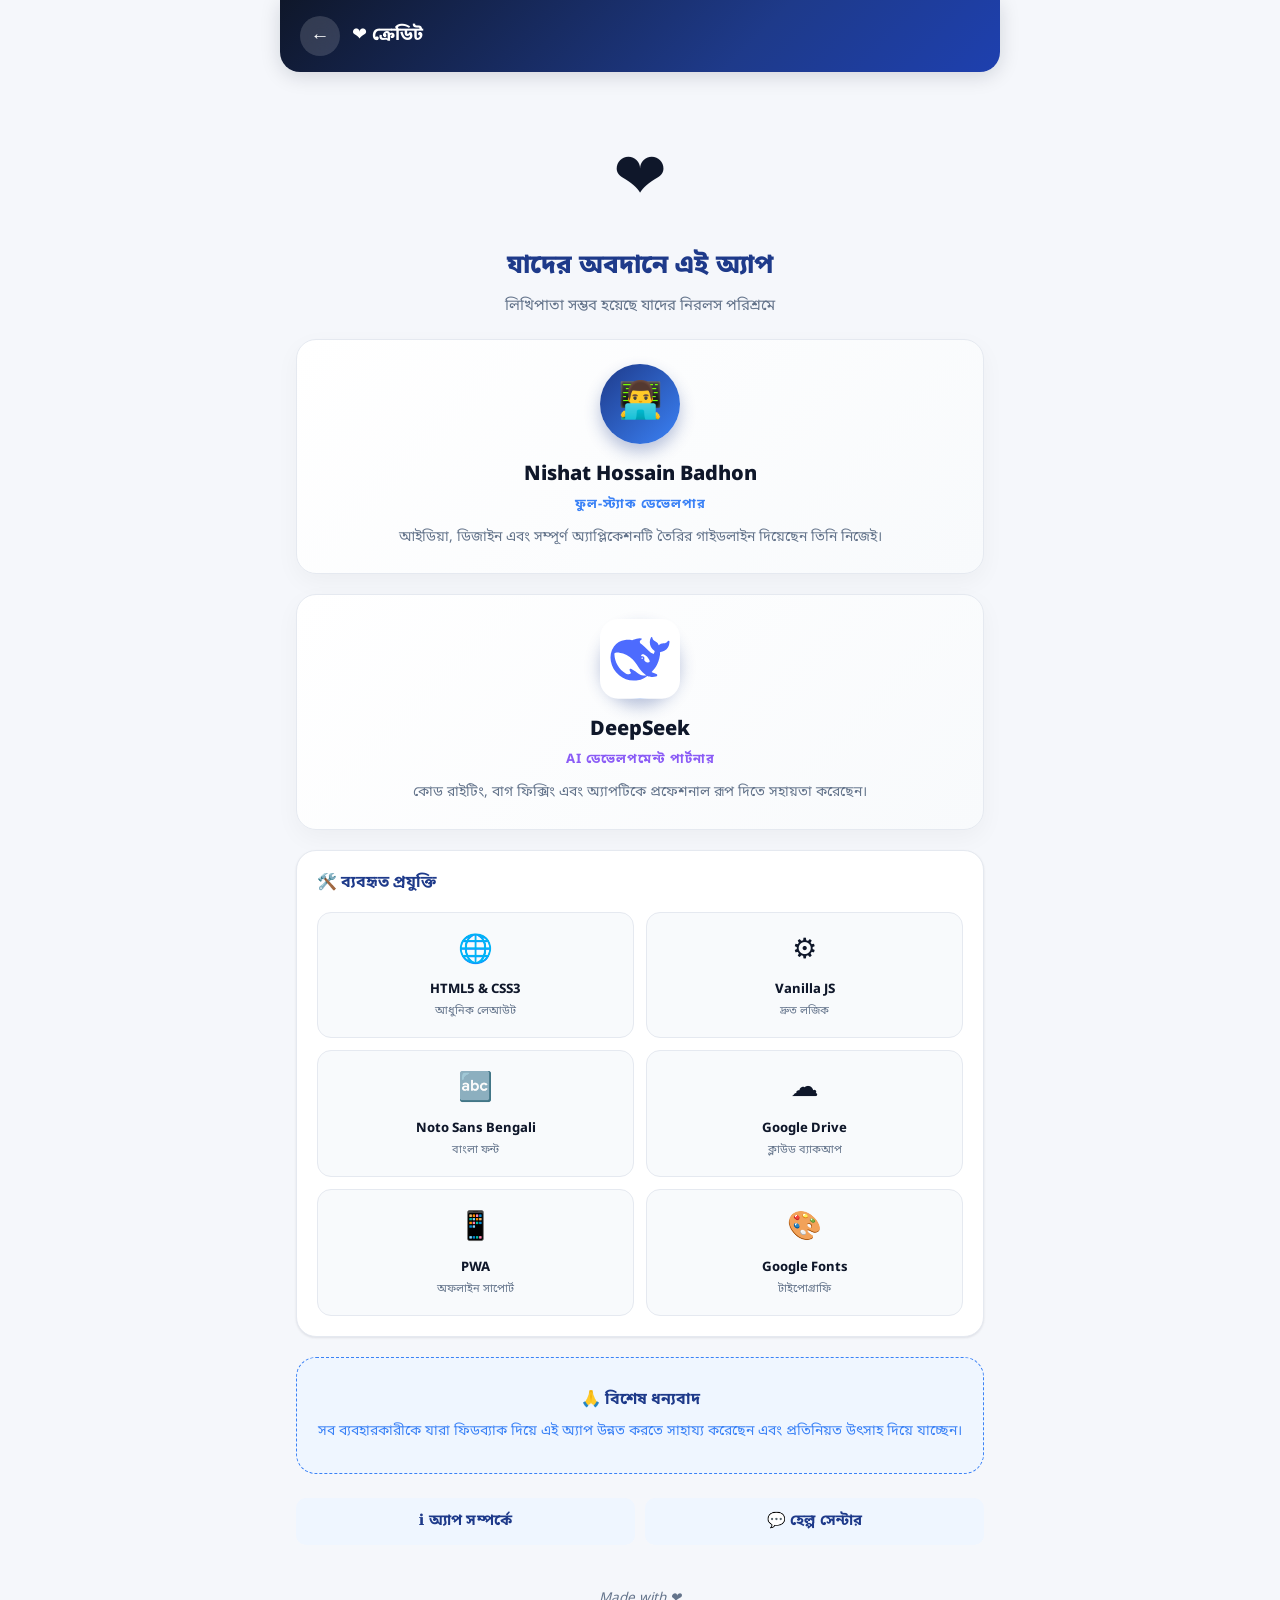
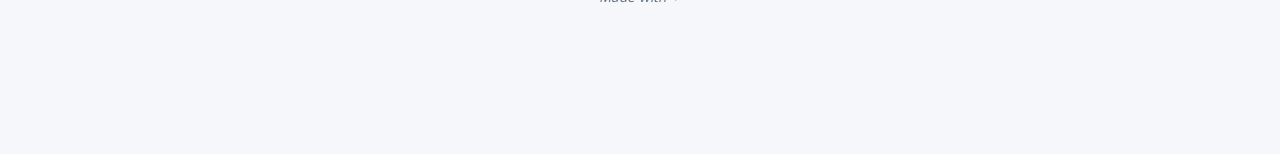
<file: credits.html>
<!DOCTYPE html>
<html lang="bn">
<head>
<meta charset="UTF-8">
<meta name="viewport" content="width=device-width, initial-scale=1.0">
<title>ক্রেডিট — লিখিপাতা</title>
<link rel="manifest" href="manifest.json">
<link rel="icon" type="image/png" href="logo-192.png">
<link rel="preconnect" href="https://fonts.googleapis.com">
<link rel="preconnect" href="https://fonts.gstatic.com" crossorigin>
<link href="https://fonts.googleapis.com/css2?family=Noto+Sans+Bengali:wght@300;400;500;600;700;800&display=swap" rel="stylesheet">
<link rel="stylesheet" href="css/common.css">
<link rel="stylesheet" href="css/pages.css">
<style>
  .hero-credit { text-align: center; padding: 40px 20px 20px; }
  .hero-credit .heart-icon { font-size: 64px; margin-bottom: 16px; animation: heartbeat 1.5s infinite; display: inline-block; }
  @keyframes heartbeat { 0%, 100% { transform: scale(1); } 15% { transform: scale(1.15); } 30% { transform: scale(1); } 45% { transform: scale(1.15); } }
  .hero-credit h1 { font-size: 26px; color: var(--primary); font-weight: 800; margin-bottom: 8px; }
  .hero-credit p { color: var(--text-muted); font-size: 15px; }
  .credit-card { background: linear-gradient(135deg, var(--bg-card), var(--bg-subtle)); border-radius: 20px; padding: 24px; margin-bottom: 20px; text-align: center; border: 1px solid var(--border-subtle); box-shadow: 0 8px 24px rgba(0,0,0,0.04); }
  .credit-card .avatar { width: 80px; height: 80px; border-radius: 50%; background: var(--primary-gradient); color: white; font-size: 36px; display: flex; align-items: center; justify-content: center; margin: 0 auto 16px; box-shadow: 0 8px 16px rgba(30,58,138,0.3); }
  .credit-card h2 { font-size: 20px; color: var(--text-main); font-weight: 800; margin-bottom: 4px; }
  .credit-card .role { font-size: 13px; color: var(--primary-light); font-weight: 700; text-transform: uppercase; letter-spacing: 1px; margin-bottom: 12px; }
  .credit-card p { font-size: 14px; color: var(--text-muted); line-height: 1.6; }
  .tech-grid { display: grid; grid-template-columns: repeat(2, 1fr); gap: 12px; margin-top: 16px; }
  .tech-item { background: var(--bg-subtle); padding: 16px 12px; border-radius: 14px; text-align: center; border: 1px solid var(--border-subtle); }
  .tech-item .icon { font-size: 28px; margin-bottom: 8px; display: block; }
  .tech-item h4 { font-size: 13px; color: var(--text-main); font-weight: 700; margin-bottom: 2px; }
  .tech-item p { font-size: 11px; color: var(--text-muted); }
  .special-thanks { text-align: center; padding: 30px 20px; background: var(--primary-soft); border-radius: 20px; margin-top: 20px; border: 1px dashed var(--primary-light); }
  .special-thanks h3 { color: var(--primary); font-size: 16px; font-weight: 700; margin-bottom: 8px; }
  .special-thanks p { color: var(--primary-light); font-size: 14px; line-height: 1.6; }
</style>
</head>
<body>
<div class="app">
  <div class="header">
    <button class="back-btn" onclick="window.location.href='index.html'">←</button>
    <h1>❤️ ক্রেডিট</h1>
  </div>
  
  <div class="screen">
    <div class="hero-credit">
      <div class="heart-icon">❤️</div>
      <h1>যাদের অবদানে এই অ্যাপ</h1>
      <p>লিখিপাতা সম্ভব হয়েছে যাদের নিরলস পরিশ্রমে</p>
    </div>

   <div class="credit-card">
  <div class="avatar">👨‍💻</div>
  <h2>Nishat Hossain Badhon</h2>
  <div class="role">ফুল-স্ট্যাক ডেভেলপার</div>
  <p>আইডিয়া, ডিজাইন এবং সম্পূর্ণ অ্যাপ্লিকেশনটি তৈরির গাইডলাইন দিয়েছেন তিনি নিজেই।</p>
</div>

<div class="credit-card">
  <div class="avatar" ><svg xmlns="http://www.w3.org/2000/svg" shape-rendering="geometricPrecision" 
    text-rendering="geometricPrecision" image-rendering="optimizeQuality" fill-rule="evenodd" clip-rule="evenodd" 
    viewBox="0 0 512 509.64"><path fill="#fff" d="M115.612 0h280.775C459.974 0 512 52.026 512 115.612v278.415c0 63.587-52.026 
      115.613-115.613 115.613H115.612C52.026 509.64 0 457.614 0 394.027V115.612C0 52.026 52.026 0 115.612 0z"/><path fill="#4D6BFE" 
        fill-rule="nonzero" d="M440.898 139.167c-4.001-1.961-5.723 1.776-8.062 3.673-.801.612-1.479 1.407-2.154 2.141-5.848 6.246-12.681 
        10.349-21.607 9.859-13.048-.734-24.192 3.368-34.04 13.348-2.093-12.307-9.048-19.658-19.635-24.37-5.54-2.449-11.141-4.9-15.02-10.227-2.708-3.795-3.447-8.021-4.801-12.185-.861-2.509-1.725-5.082-4.618-5.512-3.139-.49-4.372 2.142-5.601 4.349-4.925 9.002-6.833 18.921-6.647 28.962.432 22.597 9.972 40.597 28.932 53.397 2.154 1.47 2.707 2.939 2.032 5.082-1.293 4.41-2.832 8.695-4.186 13.105-.862 2.817-2.157 3.429-5.172 2.205-10.402-4.346-19.391-10.778-27.332-18.553-13.481-13.044-25.668-27.434-40.873-38.702a177.614 177.614 0 00-10.834-7.409c-15.512-15.063 2.032-27.434 6.094-28.902 4.247-1.532 1.478-6.797-12.251-6.736-13.727.061-26.285 4.653-42.288 10.777-2.34.92-4.801 1.593-7.326 2.142-14.527-2.756-29.608-3.368-45.367-1.593-29.671 3.305-53.368 17.329-70.788 41.272-20.928 28.785-25.854 61.482-19.821 95.59 6.34 35.943 24.683 65.704 52.876 88.974 29.239 24.123 62.911 35.943 101.32 33.677 23.329-1.346 49.307-4.468 78.607-29.27 
    7.387 3.673 15.142 5.144 28.008 6.246 9.911.92 19.452-.49 26.839-2.019 11.573-2.449 10.773-13.166 6.586-15.124-33.915-15.797-26.47-9.368-33.24-14.573 17.235-20.39 43.213-41.577 53.369-110.222.8-5.448.121-8.877 0-13.287-.061-2.692.553-3.734 3.632-4.041 8.494-.981 16.742-3.305 24.314-7.471 21.975-12.002 30.84-31.719 32.933-55.355.307-3.612-.061-7.348-3.879-9.245v-.003zM249.4 351.89c-32.872-25.838-48.814-34.352-55.4-33.984-6.155.368-5.048 7.41-3.694 12.002 1.415 4.532 3.264 7.654 5.848 11.634 1.785 2.634 3.017 6.551-1.784 9.493-10.587 6.55-28.993-2.205-29.856-2.635-21.421-12.614-39.334-29.269-51.954-52.047-12.187-21.924-19.267-45.435-20.435-70.542-.308-6.061 1.478-8.207 7.509-9.307 7.94-1.471 16.127-1.778 24.068-.615 33.547 4.9 62.108 19.902 86.054 43.66 13.666 13.531 24.007 29.699 34.658 45.496 11.326 16.778 23.514 32.761 39.026 45.865 5.479 4.592 9.848 8.083 14.035 10.656-12.62 1.407-33.673 1.714-48.075-9.676zm15.899-102.519c.521-2.111 2.421-3.658 4.722-3.658a4.74 4.74 0 011.661.305c.678.246 1.293.614 1.786 1.163.861.859 1.354 2.083 1.354 3.368 0 2.695-2.154 4.837-4.862 4.837a4.748 4.748 0 01-4.738-4.034 5.01 5.01 0 01.077-1.981zm47.208 26.915c-2.606.996-5.2 1.778-7.707 1.88-4.679.244-9.787-1.654-12.556-3.981-4.308-3.612-7.386-5.631-8.679-11.941-.554-2.695-.247-6.858.246-9.246 1.108-5.144-.124-8.451-3.754-11.451-2.954-2.449-6.711-3.122-10.834-3.122-1.539 0-2.954-.673-4.001-1.224-1.724-.856-3.139-3-1.785-5.634.432-.856 2.525-2.939 3.018-3.305 5.6-3.185 12.065-2.144 18.034.244 5.54 2.266 9.727 6.429 15.759 12.307 6.155 7.102 7.263 9.063 10.773 14.39 2.771 4.163 5.294 8.451 7.018 13.348.877 2.561.071 4.74-2.341 6.277-.981.625-2.109 1.044-3.191 1.458z"/></svg></div>
  <h2>DeepSeek</h2>
  <div class="role" style="color: #8B5CF6;">AI ডেভেলপমেন্ট পার্টনার</div>
  <p>কোড রাইটিং, বাগ ফিক্সিং এবং অ্যাপটিকে প্রফেশনাল রূপ দিতে সহায়তা করেছেন।</p>
</div>

    <div class="page-card">
      <h3>🛠️ ব্যবহৃত প্রযুক্তি</h3>
      <div class="tech-grid">
        <div class="tech-item">
          <span class="icon">🌐</span>
          <h4>HTML5 & CSS3</h4>
          <p>আধুনিক লেআউট</p>
        </div>
        <div class="tech-item">
          <span class="icon">⚙️</span>
          <h4>Vanilla JS</h4>
          <p>দ্রুত লজিক</p>
        </div>
        <div class="tech-item">
          <span class="icon">🔤</span>
          <h4>Noto Sans Bengali</h4>
          <p>বাংলা ফন্ট</p>
        </div>
        <div class="tech-item">
          <span class="icon">☁️</span>
          <h4>Google Drive</h4>
          <p>ক্লাউড ব্যাকআপ</p>
        </div>
        <div class="tech-item">
          <span class="icon">📱</span>
          <h4>PWA</h4>
          <p>অফলাইন সাপোর্ট</p>
        </div>
        <div class="tech-item">
          <span class="icon">🎨</span>
          <h4>Google Fonts</h4>
          <p>টাইপোগ্রাফি</p>
        </div>
      </div>
    </div>

    <div class="special-thanks">
      <h3>🙏 বিশেষ ধন্যবাদ</h3>
      <p>সব ব্যবহারকারীকে যারা ফিডব্যাক দিয়ে এই অ্যাপ উন্নত করতে সাহায্য করেছেন এবং প্রতিনিয়ত উৎসাহ দিয়ে যাচ্ছেন।</p>
    </div>

    <!-- নতুন লিংক সমূহ -->
    <div style="display: flex; gap: 10px; margin-top: 24px;">
      <a href="about.html" class="btn btn-cancel" style="flex: 1; text-decoration: none; text-align: center; padding: 12px; border-radius: var(--radius-sm); background: var(--primary-soft); color: var(--primary); font-weight: 700;">ℹ️ অ্যাপ সম্পর্কে</a>
      <a href="help.html" class="btn btn-cancel" style="flex: 1; text-decoration: none; text-align: center; padding: 12px; border-radius: var(--radius-sm); background: var(--primary-soft); color: var(--primary); font-weight: 700;">💬 হেল্প সেন্টার</a>
    </div>

    <div class="thank-you" style="margin-top: 20px;">
      Made with ❤️
    </div>
  </div>
</div>

<script src="js/config.js"></script>
<script src="js/common.js"></script>
<script src="js/ui.js"></script>
<script src="js/storage-indexeddb.js"></script>
<script>
  document.addEventListener('DOMContentLoaded', async () => {
    if (typeof initStorage === 'function') await initStorage();
    applyTheme(getTheme());
  });
</script>
</body>
</html>
</file>
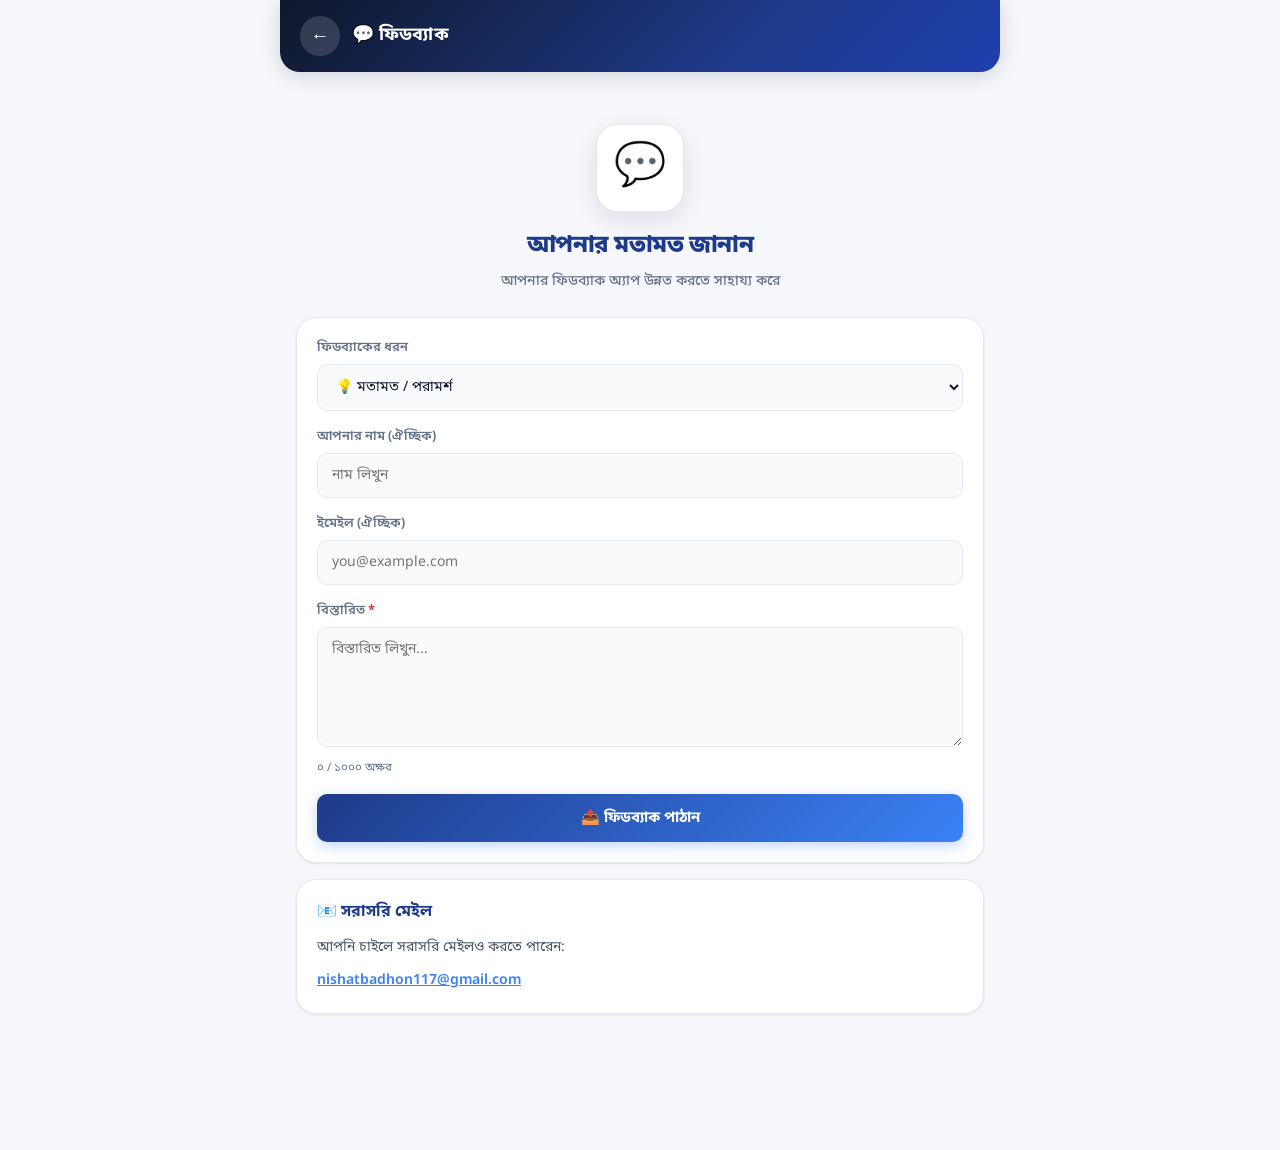
<file: feedback.html>
<!DOCTYPE html>
<html lang="bn">
<head>
<meta charset="UTF-8">
<meta name="viewport" content="width=device-width, initial-scale=1.0">
<title>ফিডব্যাক</title>
<link rel="manifest" href="manifest.json">
<link rel="icon" type="image/png" href="logo-192.png">
<link rel="preconnect" href="https://fonts.googleapis.com">
<link rel="preconnect" href="https://fonts.gstatic.com" crossorigin>
<link href="https://fonts.googleapis.com/css2?family=Noto+Sans+Bengali:wght@300;400;500;600;700;800&display=swap" rel="stylesheet">
<link rel="stylesheet" href="css/common.css">
<link rel="stylesheet" href="css/pages.css">
</head>
<body>
<div class="app">
  <div class="header">
    <button class="back-btn" onclick="window.location.href='index.html'">←</button>
    <h1>💬 ফিডব্যাক</h1>
  </div>
  <div class="screen">
    <div class="page-header">
      <div class="page-logo">💬</div>
      <h1>আপনার মতামত জানান</h1>
      <p>আপনার ফিডব্যাক অ্যাপ উন্নত করতে সাহায্য করে</p>
    </div>

    <div class="page-card">
      <form class="feedback-form" onsubmit="submitFeedback(event)">
        <div class="form-group">
          <label>ফিডব্যাকের ধরন</label>
          <select id="fbType" required>
            <option value="feedback">💡 মতামত / পরামর্শ</option>
            <option value="bug">🐛 বাগ রিপোর্ট</option>
            <option value="feature">✨ নতুন ফিচার অনুরোধ</option>
            <option value="other">📝 অন্যান্য</option>
          </select>
        </div>
        <div class="form-group">
          <label>আপনার নাম (ঐচ্ছিক)</label>
          <input type="text" id="fbName" placeholder="নাম লিখুন" maxlength="50">
        </div>
        <div class="form-group">
          <label>ইমেইল (ঐচ্ছিক)</label>
          <input type="email" id="fbEmail" placeholder="you@example.com" maxlength="80">
        </div>
        <div class="form-group">
          <label>বিস্তারিত <span style="color:#DC2626;">*</span></label>
          <textarea id="fbMessage" placeholder="বিস্তারিত লিখুন..." maxlength="1000" required></textarea>
          <div style="font-size:11.5px; color:var(--text-muted); margin-top:4px;">
            <span id="fbCharCount">০</span> / ১০০০ অক্ষর
          </div>
        </div>
        <button type="submit" class="btn-submit">
          📤 ফিডব্যাক পাঠান
        </button>
      </form>
    </div>

    <div class="page-card">
      <h3>📧 সরাসরি মেইল</h3>
      <p>আপনি চাইলে সরাসরি মেইলও করতে পারেন:</p>
      <p style="margin-top:8px;"><a href="mailto:nishatbadhon117@gmail.com" style="color:var(--primary-light); font-weight:600;">nishatbadhon117@gmail.com</a></p>
    </div>
  </div>
</div>



<div class="toast" id="toast"></div>

<script src="js/config.js"></script>
<script src="js/common.js"></script>
<script src="js/ui.js"></script>
<script src="js/storage-indexeddb.js"></script>
<script>
  document.addEventListener('DOMContentLoaded', async () => {
    if (typeof initStorage === 'function') await initStorage();
    applyTheme(getTheme());
    
    const msg = document.getElementById('fbMessage');
    const count = document.getElementById('fbCharCount');
    if (msg && count) {
      msg.addEventListener('input', () => {
        count.textContent = toBn(msg.value.length);
      });
    }
  });

  function submitFeedback(e) {
    e.preventDefault();
    const type = document.getElementById('fbType').value;
    const name = document.getElementById('fbName').value.trim();
    const email = document.getElementById('fbEmail').value.trim();
    const message = document.getElementById('fbMessage').value.trim();

    if (!message) {
      showToast('বিস্তারিত লিখুন', 'error');
      return;
    }

    const typeLabels = {
      feedback: 'মতামত',
      bug: 'বাগ রিপোর্ট',
      feature: 'ফিচার অনুরোধ',
      other: 'অন্যান্য'
    };

    const subject = encodeURIComponent(`[লিখিপাতা] ${typeLabels[type]} - ${name || 'Anonymous'}`);
    const body = encodeURIComponent(
      `ধরন: ${typeLabels[type]}\n` +
      `নাম: ${name || '—'}\n` +
      `ইমেইল: ${email || '—'}\n\n` +
      `বার্তা:\n${message}\n\n` +
      `---\nApp: লিখিপাতা v1.0\nDate: ${new Date().toLocaleString('bn-BD')}`
    );

    window.location.href = `mailto:nishatbadhon117@gmail.com?subject=${subject}&body=${body}`;
    showToast('মেইল অ্যাপ খোলা হচ্ছে...', 'success');
  }
</script>
</body>
</html>
</file>
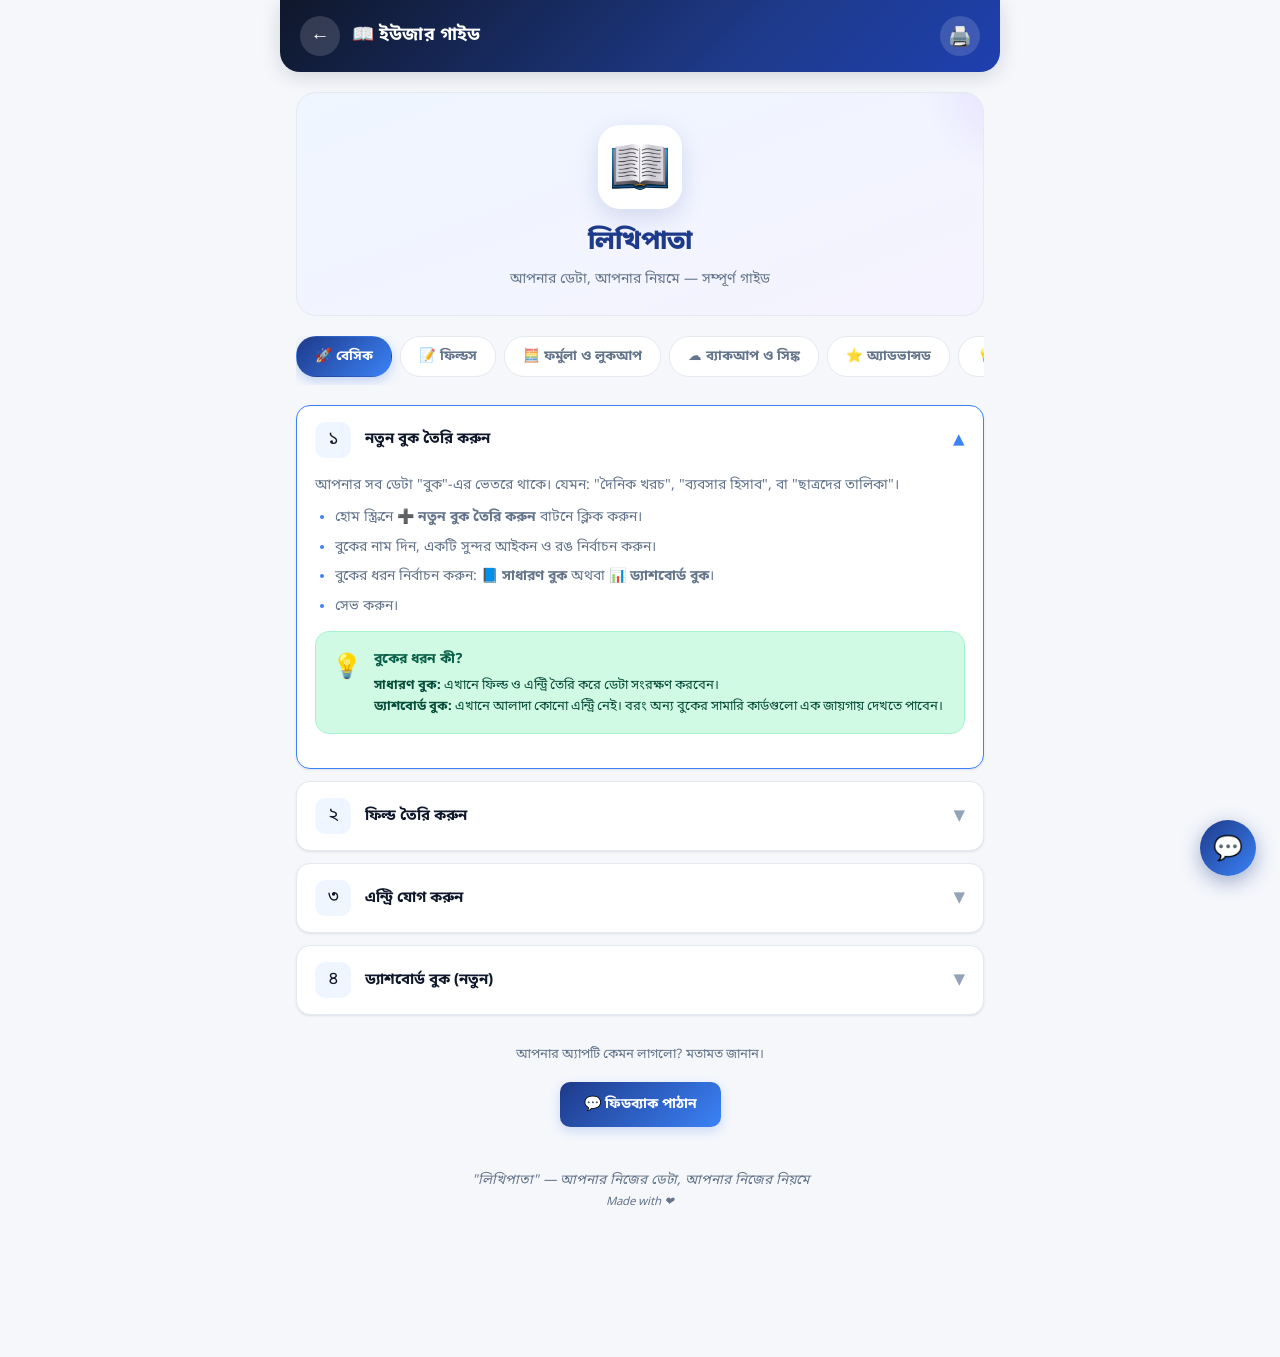
<file: guide.html>
<!DOCTYPE html>
<html lang="bn">
<head>
<meta charset="UTF-8">
<meta name="viewport" content="width=device-width, initial-scale=1.0, maximum-scale=1.0, user-scalable=no">
<title>ইউজার গাইড — লিখিপাতা</title>
<link rel="manifest" href="manifest.json">
<link rel="icon" type="image/png" href="logo-192.png">
<link rel="preconnect" href="https://fonts.googleapis.com">
<link rel="preconnect" href="https://fonts.gstatic.com" crossorigin>
<link href="https://fonts.googleapis.com/css2?family=Noto+Sans+Bengali:wght@300;400;500;600;700;800&display=swap" rel="stylesheet">
<link rel="stylesheet" href="css/common.css">
<link rel="stylesheet" href="css/pages.css">
<style>
  /* ============ Guide Specific Styles ============ */
  
  .guide-hero {
    text-align: center;
    padding: 32px 20px 24px;
    background: linear-gradient(160deg, #EFF6FF 0%, #F5F3FF 100%);
    border-radius: var(--radius-lg);
    margin-bottom: 20px;
    border: 1px solid var(--border-subtle);
    position: relative;
    overflow: hidden;
  }
  .guide-hero::before {
    content: '';
    position: absolute;
    top: -50%;
    right: -20%;
    width: 200px;
    height: 200px;
    background: radial-gradient(circle, rgba(139,92,246,0.15) 0%, transparent 70%);
  }
  .guide-hero .logo-box {
    width: 84px; height: 84px; margin: 0 auto 14px;
    border-radius: 22px; background: white;
    display: flex; align-items: center; justify-content: center;
    box-shadow: 0 8px 24px rgba(30,58,138,0.15);
    position: relative;
    z-index: 1;
  }
  .guide-hero .logo-box img { width: 56px; height: 56px; }
  .guide-hero h1 { font-size: 26px; color: var(--primary); font-weight: 800; margin-bottom: 6px; position: relative; z-index: 1;}
  .guide-hero p { font-size: 14px; color: var(--text-muted); position: relative; z-index: 1;}
  
  .guide-tabs {
    display: flex;
    gap: 8px;
    overflow-x: auto;
    padding-bottom: 8px;
    margin-bottom: 20px;
    scrollbar-width: none;
  }
  .guide-tabs::-webkit-scrollbar { display: none; }
  
  .guide-tab {
    padding: 10px 18px;
    border-radius: 20px;
    background: var(--bg-card);
    border: 1.5px solid var(--border-subtle);
    font-size: 13.5px;
    font-weight: 700;
    color: var(--text-muted);
    white-space: nowrap;
    cursor: pointer;
    transition: all 0.25s ease;
    font-family: inherit;
  }
  .guide-tab.active {
    background: var(--primary-gradient);
    color: white;
    border-color: transparent;
    box-shadow: 0 4px 12px rgba(37,99,235,0.25);
  }
  
  .guide-content-section {
    display: none;
    animation: fadeIn 0.4s ease;
  }
  .guide-content-section.active {
    display: block;
  }
  
  .guide-accordion {
    background: var(--bg-card);
    border-radius: var(--radius-md);
    border: 1px solid var(--border-subtle);
    margin-bottom: 12px;
    box-shadow: var(--shadow-sm);
    overflow: hidden;
    transition: all 0.3s ease;
  }
  
  .guide-acc-header {
    padding: 16px 18px;
    display: flex;
    align-items: center;
    gap: 14px;
    cursor: pointer;
    user-select: none;
  }
  .guide-acc-icon {
    width: 36px; height: 36px;
    border-radius: 10px;
    background: var(--primary-soft);
    display: flex; align-items: center; justify-content: center;
    font-size: 18px; flex-shrink: 0;
  }
  .guide-acc-title {
    flex: 1;
    font-size: 15px;
    font-weight: 700;
    color: var(--text-main);
  }
  .guide-acc-arrow {
    color: var(--text-faint);
    transition: transform 0.3s;
  }
  
  .guide-acc-body {
    padding: 0 18px;
    max-height: 0;
    overflow: hidden;
    transition: max-height 0.3s ease, padding 0.3s ease;
    font-size: 14px;
    color: var(--text-muted);
    line-height: 1.7;
  }
  
  .guide-accordion.open {
    border-color: var(--primary-light);
  }
  .guide-accordion.open .guide-acc-arrow {
    transform: rotate(180deg);
    color: var(--primary-light);
  }
  .guide-accordion.open .guide-acc-body {
    padding: 0 18px 18px 18px;
    max-height: 4000px;
  }
  
  .guide-acc-body ul {
    padding-left: 20px;
    margin-top: 8px;
  }
  .guide-acc-body li {
    margin-bottom: 6px;
  }
  .guide-acc-body li::marker { color: var(--primary-light); }
  .guide-acc-body code {
    background: var(--primary-soft);
    color: var(--primary);
    padding: 2px 8px;
    border-radius: 5px;
    font-size: 12.5px;
    font-weight: 700;
  }
  
  .tip-box {
    background: #D1FAE5; border: 1.5px solid #A7F3D0;
    border-radius: var(--radius-md); padding: 16px;
    margin: 16px 0; display: flex; gap: 12px;
  }
  .tip-box .icon { font-size: 24px; flex-shrink: 0; }
  .tip-box h4 { font-size: 14px; color: #065F46; font-weight: 700; margin-bottom: 4px; }
  .tip-box p { font-size: 13px; color: #064E3B; line-height: 1.6; }

  .warning-box {
    background: #FEF3C7; border: 1.5px solid #FDE68A;
    border-radius: var(--radius-md); padding: 16px;
    margin: 16px 0; display: flex; gap: 12px;
  }
  .warning-box .icon { font-size: 24px; flex-shrink: 0; }
  .warning-box h4 { font-size: 14px; color: #92400E; font-weight: 700; margin-bottom: 4px; }
  .warning-box p { font-size: 13px; color: #78350F; line-height: 1.6; }

  .action-btn-group {
    display: flex; gap: 10px; margin-top: 15px;
  }
  .action-btn {
    flex: 1; padding: 12px; border-radius: var(--radius-sm);
    text-align: center; text-decoration: none;
    font-size: 14px; font-weight: 700;
    transition: 0.2s;
  }
  .btn-primary-action { background: var(--primary-gradient); color: white; box-shadow: 0 4px 12px rgba(37,99,235,0.2); }
  .btn-primary-action:hover { transform: translateY(-2px); }
  .btn-secondary-action { background: var(--bg-subtle); color: var(--text-main); border: 1px solid var(--border-subtle); }
  .btn-secondary-action:hover { background: var(--border-subtle); }

  @media print {
    .header, .guide-tabs, .no-print { display: none !important; }
    body { background: white !important; }
    .guide-content-section { display: block !important; opacity: 1 !important; }
    .guide-acc-body { max-height: none !important; padding: 0 18px 18px 18px !important; overflow: visible !important; }
    .guide-accordion { page-break-inside: avoid; box-shadow: none !important; border: 1px solid #ccc !important; }
  }

  body.dark-mode .guide-hero { background: linear-gradient(160deg, #1E293B 0%, #1E1B4B 100%); }
  body.dark-mode .guide-hero .logo-box { background: #0F172A; }
  body.dark-mode .guide-acc-icon { background: #1E3A8A; }
  body.dark-mode .tip-box { background: #022c22; border-color: #065f46; }
  body.dark-mode .tip-box h4, body.dark-mode .tip-box p { color: #6EE7B7; }
  body.dark-mode .warning-box { background: #422006; border-color: #92400E; }
  body.dark-mode .warning-box h4, body.dark-mode .warning-box p { color: #FCD34D; }
  
  body.amoled-mode .guide-hero { background: linear-gradient(160deg, #000000 0%, #042F2E 100%); border-color: #333; }
  body.amoled-mode .guide-hero .logo-box { background: #111111; }
  body.amoled-mode .guide-accordion { background: #0A0A0A; border-color: #222; }
  body.amoled-mode .guide-acc-icon { background: #042F2E; color: #5EEAD4; }
  body.amoled-mode .guide-tab { background: #111111; border-color: #333; }
  body.amoled-mode .guide-tab.active { background: var(--primary-gradient); border-color: transparent; color: #000; }
  body.amoled-mode .tip-box { background: #042F2E; border-color: #0F766E; }
  body.amoled-mode .tip-box h4, body.amoled-mode .tip-box p { color: #5EEAD4; }
  body.amoled-mode .warning-box { background: #271A00; border-color: #78350F; }
  body.amoled-mode .warning-box h4, body.amoled-mode .warning-box p { color: #FCD34D; }

  /* ============ AI Chatbot Styles ============ */
  .chat-toggle-btn {
    position: fixed;
    bottom: 24px;
    right: 24px;
    width: 56px;
    height: 56px;
    border-radius: 50%;
    background: linear-gradient(135deg, #1E3A8A, #3B82F6);
    color: white;
    border: none;
    font-size: 24px;
    cursor: pointer;
    box-shadow: 0 6px 20px rgba(30, 58, 138, 0.4);
    z-index: 1500;
    display: flex;
    align-items: center;
    justify-content: center;
    transition: 0.2s;
  }
  .chat-toggle-btn:hover { transform: scale(1.08); }

  .chat-window {
    position: fixed;
    bottom: 90px;
    right: 24px;
    width: 350px;
    max-width: calc(100vw - 40px);
    height: 500px;
    max-height: 70vh;
    background: #fff;
    border-radius: 16px;
    box-shadow: 0 10px 40px rgba(15, 23, 42, 0.2);
    z-index: 1500;
    display: none;
    flex-direction: column;
    overflow: hidden;
    border: 1px solid #E2E8F0;
  }
  .chat-window.open { display: flex; }

  .chat-header {
    background: linear-gradient(135deg, #1E3A8A, #3B82F6);
    color: white;
    padding: 14px 16px;
    display: flex;
    align-items: center;
    gap: 10px;
  }
  .chat-header .icon { font-size: 22px; }
  .chat-header .title { flex: 1; font-weight: 700; font-size: 14px; }
  .chat-header .close-x {
    background: rgba(255,255,255,0.2);
    border: none;
    color: white;
    width: 28px;
    height: 28px;
    border-radius: 50%;
    cursor: pointer;
    font-size: 14px;
  }

  .chat-body {
    flex: 1;
    overflow-y: auto;
    padding: 14px;
    background: #F8FAFC;
    display: flex;
    flex-direction: column;
    gap: 10px;
  }

  .chat-bubble {
    max-width: 85%;
    padding: 10px 14px;
    border-radius: 12px;
    font-size: 13px;
    line-height: 1.5;
    word-wrap: break-word;
  }
  .chat-bubble.bot {
    background: white;
    color: #1E293B;
    align-self: flex-start;
    border-bottom-left-radius: 4px;
    box-shadow: 0 1px 2px rgba(0,0,0,0.05);
  }
  .chat-bubble.user {
    background: #3B82F6;
    color: white;
    align-self: flex-end;
    border-bottom-right-radius: 4px;
  }

  /* Typing Indicator */
  .typing-indicator {
    display: flex;
    align-items: center;
    gap: 4px;
    padding: 12px 16px;
    background: white;
    border-radius: 12px;
    border-bottom-left-radius: 4px;
    align-self: flex-start;
    box-shadow: 0 1px 2px rgba(0,0,0,0.05);
    max-width: 60px;
  }
  .typing-dot {
    width: 7px;
    height: 7px;
    border-radius: 50%;
    background: #94A3B8;
    animation: typingBounce 1.4s infinite ease-in-out;
  }
  .typing-dot:nth-child(1) { animation-delay: 0s; }
  .typing-dot:nth-child(2) { animation-delay: 0.2s; }
  .typing-dot:nth-child(3) { animation-delay: 0.4s; }

  @keyframes typingBounce {
    0%, 60%, 100% { transform: translateY(0); opacity: 0.4; }
    30% { transform: translateY(-6px); opacity: 1; }
  }

  .chat-suggestions {
    display: flex;
    flex-wrap: wrap;
    gap: 6px;
    padding: 10px 14px;
    background: white;
    border-top: 1px solid #E2E8F0;
  }
  .chat-suggestion-btn {
    background: #EFF6FF;
    color: #1E40AF;
    border: 1px solid #BFDBFE;
    border-radius: 20px;
    padding: 5px 12px;
    font-size: 11.5px;
    font-family: inherit;
    cursor: pointer;
  }
  .chat-suggestion-btn:hover { background: #DBEAFE; }

  .chat-input-wrap {
    display: flex;
    gap: 6px;
    padding: 10px;
    border-top: 1px solid #E2E8F0;
    background: white;
  }
  .chat-input {
    flex: 1;
    padding: 10px 14px;
    border: 1.5px solid #E2E8F0;
    border-radius: 20px;
    font-size: 13px;
    font-family: inherit;
    outline: none;
  }
  .chat-input:focus { border-color: #3B82F6; }
  .chat-send-btn {
    background: #3B82F6;
    color: white;
    border: none;
    width: 40px;
    height: 40px;
    border-radius: 50%;
    cursor: pointer;
    font-size: 16px;
  }
  .chat-send-btn:hover { background: #2563EB; }

  body.dark-mode .chat-window { background: #1E293B; border-color: #334155; }
  body.dark-mode .chat-body { background: #0F172A; }
  body.dark-mode .chat-bubble.bot { background: #1E293B; color: #F1F5F9; }
  body.dark-mode .typing-indicator { background: #1E293B; }
  body.dark-mode .typing-dot { background: #64748B; }
  body.dark-mode .chat-suggestions { background: #1E293B; border-color: #334155; }
  body.dark-mode .chat-suggestion-btn { background: #1E3A8A; color: #BFDBFE; border-color: #3B82F6; }
  body.dark-mode .chat-input-wrap { background: #1E293B; border-color: #334155; }
  body.dark-mode .chat-input { background: #0F172A; color: #F1F5F9; border-color: #475569; }

  body.amoled-mode .chat-window { background: #0A0A0A; border-color: #222; }
  body.amoled-mode .chat-body { background: #000; }
  body.amoled-mode .chat-bubble.bot { background: #111; color: #FFF; }
  body.amoled-mode .typing-indicator { background: #111; }
  body.amoled-mode .typing-dot { background: #52525B; }
  body.amoled-mode .chat-suggestions { background: #0A0A0A; border-color: #222; }
  body.amoled-mode .chat-suggestion-btn { background: #042F2E; color: #5EEAD4; border-color: #14B8A6; }
  body.amoled-mode .chat-input-wrap { background: #0A0A0A; border-color: #222; }
  body.amoled-mode .chat-input { background: #000; color: #FFF; border-color: #333; }
</style>
</head>
<body>

<div class="app">
  <div class="header">
    <button class="back-btn" onclick="window.location.href='index.html'">←</button>
    <h1>📖 ইউজার গাইড</h1>
    <button class="header-icon-btn no-print" onclick="window.print()" title="PDF সেভ করুন">🖨️</button>
  </div>

  <div class="screen">
    
    <div class="guide-hero">
      <div class="logo-box">
        <img src="icon-192.png" alt="লিখিপাতা" onerror="this.style.display='none'; this.parentElement.innerHTML='📚'; this.parentElement.style.fontSize='42px';">
      </div>
      <h1>লিখিপাতা</h1>
      <p>আপনার ডেটা, আপনার নিয়মে — সম্পূর্ণ গাইড</p>
    </div>

    <div class="guide-tabs">
      <button class="guide-tab active" onclick="switchGuideTab('tab-basic', this)">🚀 বেসিক</button>
      <button class="guide-tab" onclick="switchGuideTab('tab-fields', this)">📝 ফিল্ডস</button>
      <button class="guide-tab" onclick="switchGuideTab('tab-formula', this)">🧮 ফর্মুলা ও লুকআপ</button>
      <button class="guide-tab" onclick="switchGuideTab('tab-sync', this)">☁️ ব্যাকআপ ও সিঙ্ক</button>
      <button class="guide-tab" onclick="switchGuideTab('tab-advanced', this)">⭐ অ্যাডভান্সড</button>
      <button class="guide-tab" onclick="switchGuideTab('tab-tips', this)">💡 টিপস</button>
    </div>

    <!-- ==========================================
         TAB 1: BASIC
         ========================================== -->
    <div id="tab-basic" class="guide-content-section active">
      
      <div class="guide-accordion open">
        <div class="guide-acc-header" onclick="toggleAccordion(this)">
          <div class="guide-acc-icon">১</div>
          <div class="guide-acc-title">নতুন বুক তৈরি করুন</div>
          <div class="guide-acc-arrow">▼</div>
        </div>
        <div class="guide-acc-body">
          <p>আপনার সব ডেটা "বুক"-এর ভেতরে থাকে। যেমন: "দৈনিক খরচ", "ব্যবসার হিসাব", বা "ছাত্রদের তালিকা"।</p>
          <ul>
            <li>হোম স্ক্রিনে <b>➕ নতুন বুক তৈরি করুন</b> বাটনে ক্লিক করুন।</li>
            <li>বুকের নাম দিন, একটি সুন্দর আইকন ও রঙ নির্বাচন করুন।</li>
            <li>বুকের ধরন নির্বাচন করুন: <b>📘 সাধারণ বুক</b> অথবা <b>📊 ড্যাশবোর্ড বুক</b>।</li>
            <li>সেভ করুন।</li>
          </ul>
          <div class="tip-box" style="margin-top:12px;">
            <div class="icon">💡</div>
            <div>
              <h4>বুকের ধরন কী?</h4>
              <p><b>সাধারণ বুক:</b> এখানে ফিল্ড ও এন্ট্রি তৈরি করে ডেটা সংরক্ষণ করবেন।<br>
              <b>ড্যাশবোর্ড বুক:</b> এখানে আলাদা কোনো এন্ট্রি নেই। বরং অন্য বুকের সামারি কার্ডগুলো এক জায়গায় দেখতে পাবেন।</p>
            </div>
          </div>
        </div>
      </div>

      <div class="guide-accordion">
        <div class="guide-acc-header" onclick="toggleAccordion(this)">
          <div class="guide-acc-icon">২</div>
          <div class="guide-acc-title">ফিল্ড তৈরি করুন</div>
          <div class="guide-acc-arrow">▼</div>
        </div>
        <div class="guide-acc-body">
          <p>বুকের ভেতরে কী কী তথ্য থাকবে তা "ফিল্ড" দ্বারা নির্ধারণ করবেন। বুক কার্ডে <b>✏️ এডিট</b> বাটনে ক্লিক করে বিল্ডারে যান।</p>
          <p>বিল্ডারে ফিল্ডের ধরন: টেক্সট, নাম্বার, তারিখ, ড্রপডাউন, চেকবক্স, ফর্মুলা ও লুকআপ।</p>
        </div>
      </div>

      <div class="guide-accordion">
        <div class="guide-acc-header" onclick="toggleAccordion(this)">
          <div class="guide-acc-icon">৩</div>
          <div class="guide-acc-title">এন্ট্রি যোগ করুন</div>
          <div class="guide-acc-arrow">▼</div>
        </div>
        <div class="guide-acc-body">
          <p>ফিল্ড তৈরি হলে ফর্ম ট্যাবে গিয়ে ডেটা লিখুন। <b>💾 সেভ করুন</b> ক্লিক করলেই ডেটা টেবিলে চলে যাবে।</p>
          <ul>
            <li>ভুল হলে টেবিলে ক্লিক করে এডিট বা ডিলিট করতে পারবেন।</li>
            <li>ডিলিট করা ডেটা চাইলে রিসাইকেল বিন থেকে ফিরিয়ে আনতে পারবেন।</li>
          </ul>
        </div>
      </div>

      <div class="guide-accordion">
        <div class="guide-acc-header" onclick="toggleAccordion(this)">
          <div class="guide-acc-icon">৪</div>
          <div class="guide-acc-title">ড্যাশবোর্ড বুক (নতুন)</div>
          <div class="guide-acc-arrow">▼</div>
        </div>
        <div class="guide-acc-body">
          <p>ড্যাশবোর্ড বুক তৈরি করলে আপনি অন্য বুকের সামারি কার্ডগুলোকে এক জায়গায় দেখতে পাবেন। এই বুকের ভেতরে কোনো এন্ট্রি থাকবে না।</p>
          <ul>
            <li>নতুন বুক তৈরি করার সময় <b>📊 ড্যাশবোর্ড বুক</b> সিলেক্ট করুন।</li>
            <li>বুক তৈরি হলে সেটার <b>✏️ এডিট</b> বাটনে ক্লিক করে বিল্ডারে যান।</li>
            <li>সেখানে <b>"➕ নতুন ড্যাশবোর্ড কার্ড যোগ করুন"</b> বাটনে ক্লিক করুন।</li>
            <li>উৎস বুক সিলেক্ট করুন → কোন সামারি কার্ড দেখাবে তা সিলেক্ট করুন → রঙ দিন → সেভ করুন।</li>
            <li>এখন ভিউ পেজে ঢুকলে সামারি কার্ডগুলো রঙিন বক্সে দেখতে পাবেন।</li>
          </ul>
          <div class="tip-box" style="margin-top:12px;">
            <div class="icon">🎯</div>
            <div>
              <h4>ব্যবহারের উদাহরণ</h4>
              <p>ধরুন আপনার ২টি ডোকান আছে— "ডোকান ১" ও "ডোকান ২"। দুটো ডোকানে বিক্রি আলাদা বুক ট্র্যাক করেন। এখন একটি ড্যাশবোর্ড বুক তৈরি করে দুই ডোকানের "মোট বিক্রি" একসাথে দেখতে পারবেন।</p>
            </div>
          </div>
        </div>
      </div>

    </div>

    <!-- ==========================================
         TAB 2: FIELDS
         ========================================== -->
    <div id="tab-fields" class="guide-content-section">
      
      <div class="guide-accordion open">
        <div class="guide-acc-header" onclick="toggleAccordion(this)">
          <div class="guide-acc-icon">📝</div>
          <div class="guide-acc-title">টেক্সট (Text)</div>
          <div class="guide-acc-arrow">▼</div>
        </div>
        <div class="guide-acc-body">
          <p>নাম, ঠিকানা, বিবরণ বা যেকোনো লেখার জন্য ব্যবহার করুন। এই ফিল্ডে আপনি লিখতে পারবেন এবং লেখা বড় হলে বক্সটি অটোমেটিক বড় হবে।</p>
        </div>
      </div>

      <div class="guide-accordion">
        <div class="guide-acc-header" onclick="toggleAccordion(this)">
          <div class="guide-acc-icon">🔢</div>
          <div class="guide-acc-title">নাম্বার (Number)</div>
          <div class="guide-acc-arrow">▼</div>
        </div>
        <div class="guide-acc-body">
          <p>দাম, পরিমাণ বা যেকোনো সংখ্যার জন্য। এখানে আপনি সরাসরি হিসাবও লিখতে পারবেন, যেমন: <code>100 + 50 * 2</code> লিখে পাশের <b>=</b> বাটনে ক্লিক করলে এটি নিজেই ফলাফল বের করবে।</p>
          <div class="tip-box" style="margin-top:10px;">
            <div class="icon">🕘</div>
            <div>
              <h4>হিসাবের ইতিহাস</h4>
              <p>একটি নাম্বার ফিল্ডে হিসাব করলে (যেমন: <code>50+50</code>) পাশে 🕘 আইকন দেখাবে। ক্লিক করলে সর্বশেষ হিসাবের পূর্ণ বিবরণ দেখতে পাবেন।</p>
            </div>
          </div>
        </div>
      </div>

      <div class="guide-accordion">
        <div class="guide-acc-header" onclick="toggleAccordion(this)">
          <div class="guide-acc-icon">📅</div>
          <div class="guide-acc-title">তারিখ (Date)</div>
          <div class="guide-acc-arrow">▼</div>
        </div>
        <div class="guide-acc-body">
          <p>দিন-তারিখ সংরক্ষণের জন্য। এখানে একটি ক্যালেন্ডার পপ-আপ আসবে, যা থেকে সহজেই তারিখ বাছাই করা যাবে।</p>
        </div>
      </div>

      <div class="guide-accordion">
        <div class="guide-acc-header" onclick="toggleAccordion(this)">
          <div class="guide-acc-icon">📋</div>
          <div class="guide-acc-title">ড্রপডাউন (Dropdown)</div>
          <div class="guide-acc-arrow">▼</div>
        </div>
        <div class="guide-acc-body">
          <p>আগে থেকে ঠিক করা অপশন থেকে একটি বেছে নেওয়ার জন্য। যেমন: "বাজার", "বিল", "যাতায়াত" — ইউজারকে বানান লিখতে হবে না, শুধু ট্যাপ করে বেছে নেবে।</p>
        </div>
      </div>

      <div class="guide-accordion">
        <div class="guide-acc-header" onclick="toggleAccordion(this)">
          <div class="guide-acc-icon">☑️</div>
          <div class="guide-acc-title">চেকবক্স (Checkbox)</div>
          <div class="guide-acc-arrow">▼</div>
        </div>
        <div class="guide-acc-body">
          <p>শুধু "হ্যাঁ" বা "না" বোঝানোর জন্য। যেমন: "টাকা কি পরিশোধ হয়েছে?" ট্যাপ করলেই হ্যাঁ/না সিলেক্ট হবে।</p>
        </div>
      </div>

      <div class="guide-accordion">
        <div class="guide-acc-header" onclick="toggleAccordion(this)">
          <div class="guide-acc-icon">📏</div>
          <div class="guide-acc-title">কলামের প্রস্থ (Column Width)</div>
          <div class="guide-acc-arrow">▼</div>
        </div>
        <div class="guide-acc-body">
          <p>বিল্ডারে ফিল্ড তৈরি করার সময় <b>"📏 টেবিলে কলামের প্রস্থ"</b> অপশনে ৪টি সাইজ বেছে নিতে পারবেন:</p>
          <ul>
            <li><b>ছোট:</b> চেকবক্স, ছোট সংখ্যা</li>
            <li><b>মাঝারি:</b> ডিফল্ট সাইজ</li>
            <li><b>বড়:</b> টেক্সট বা লম্বা নাম</li>
            <li><b>খুব বড়:</b> মন্তব্য বা ঠিকানা</li>
          </ul>
        </div>
      </div>

    </div>

    <!-- ==========================================
         TAB 3: FORMULA & LOOKUP
         ========================================== -->
    <div id="tab-formula" class="guide-content-section">
      
      <div class="tip-box">
        <div class="icon">🧮</div>
        <div>
          <h4>ফর্মুলা কী?</h4>
          <p>ফর্মুলা হলো এক ধরনের অটো-ক্যালকুলেটর। অন্য ফিল্ডের মান বসিয়ে আপনি নিজে থেকেই হিসাব করে নিতে পারবেন।</p>
        </div>
      </div>

      <div class="guide-accordion open">
        <div class="guide-acc-header" onclick="toggleAccordion(this)">
          <div class="guide-acc-icon">➕</div>
          <div class="guide-acc-title">ফর্মুলা তৈরি করা</div>
          <div class="guide-acc-arrow">▼</div>
        </div>
        <div class="guide-acc-body">
          <p>ফিল্ড তৈরির সময় "ফর্মুলা" টাইপ সিলেক্ট করুন। নিচে বাটনগুলো থাকবে—</p>
          <ul>
            <li>আপনি যে ফিল্ডগুলো ব্যবহার করতে চান সেগুলোর নামে ট্যাপ করুন।</li>
            <li>তারপর <b>+ − × ÷</b> দিয়ে হিসাব লিখুন।</li>
          </ul>
          <p>যেমন: <code>মূল্য × পরিমাণ</code></p>
        </div>
      </div>

      <div class="guide-accordion">
        <div class="guide-acc-header" onclick="toggleAccordion(this)">
          <div class="guide-acc-icon">⚙️</div>
          <div class="guide-acc-title">উন্নত ফাংশন (sum, avg, max)</div>
          <div class="guide-acc-arrow">▼</div>
        </div>
        <div class="guide-acc-body">
          <p>শুধু যোগ-বিয়োগ নয়, আপনি চাইলে উন্নত ফাংশনও ব্যবহার করতে পারবেন:</p>
          <ul>
            <li><code>sum(আয়, বোনাস)</code> → একাধিক সংখ্যা যোগ</li>
            <li><code>avg(মার্ক১, মার্ক২)</code> → গড় বের করা</li>
            <li><code>max(সংখ্যা১, সংখ্যা২)</code> → বড় সংখ্যা বের করা</li>
            <li><code>min(সংখ্যা১, সংখ্যা২)</code> → ছোট সংখ্যা বের করা</li>
            <li><code>round(সংখ্যা)</code> → দশমিক বাদ দেওয়া</li>
          </ul>
        </div>
      </div>

      <div class="guide-accordion">
        <div class="guide-acc-header" onclick="toggleAccordion(this)">
          <div class="guide-acc-icon">🔗</div>
          <div class="guide-acc-title">লুকআপ (Lookup) — এক বুক থেকে অন্য বুকের ডেটা</div>
          <div class="guide-acc-arrow">▼</div>
        </div>
        <div class="guide-acc-body">
          <p>ধরুন, আপনার একটি বুক আছে "কাস্টমার লিস্ট", আরেকটি বুক "বিক্রি"। বিক্রি বইয়ে আপনি চাইবেন কাস্টমারের নাম অটোমেটিক আসুক। একেই লুকআপ বলে।</p>
          <ul>
            <li>"লুকআপ" ফিল্ড তৈরি করুন।</li>
            <li>"উৎস বুক" হিসেবে কাস্টমার লিস্ট নির্বাচন করুন।</li>
            <li>কোন ফিল্ডের মান দেখাবে তা সিলেক্ট করুন (যেমন: কাস্টমারের নাম)।</li>
            <li>এখন বিক্রি বইয়ে এন্ট্রি দিলে ড্রপডাউনে সব কাস্টমার দেখাবে।</li>
          </ul>
          <div class="tip-box" style="margin-top:12px;">
            <div class="icon">⭐</div>
            <div>
              <h4>আরও জানতে চান?</h4>
              <p>লুকআপের <b>অটো-ম্যাচ</b> ও <b>লাইভ লিংক</b>-এর মতো অ্যাডভান্সড অপশন সম্পর্কে জানতে <b>⭐ অ্যাডভান্সড</b> ট্যাবে যান।</p>
            </div>
          </div>   
        </div>
      </div>

    </div>

    <!-- ==========================================
         TAB 4: BACKUP & SYNC
         ========================================== -->
    <div id="tab-sync" class="guide-content-section">
      
      <div class="warning-box">
        <div class="icon">⚠️</div>
        <div>
          <h4>সতর্কতা: ডেটা ব্যাকআপ</h4>
          <p>আপনার ডেটা শুধু এই ফোনে সেভ থাকে। ফোন হারালে বা ব্রাউজার ক্লিয়ার করলে ডেটা মুছে যেতে পারে। তাই সপ্তাহে অন্তত একবার ব্যাকআপ নিন।</p>
        </div>
      </div>

      <div class="guide-accordion open">
        <div class="guide-acc-header" onclick="toggleAccordion(this)">
          <div class="guide-acc-icon">💾</div>
          <div class="guide-acc-title">লোকাল ব্যাকআপ (JSON)</div>
          <div class="guide-acc-arrow">▼</div>
        </div>
        <div class="guide-acc-body">
          <p>মেনু থেকে <b>ব্যাকআপ ডাউনলোড</b> ক্লিক করলে একটি ফাইল ডাউনলোড হবে। এই ফাইলটি আপনার ফোনের ফাইল ম্যানেজারে বা Google Drive-এ রাখতে পারেন।</p>
          <p>পরবর্তীতে <b>ব্যাকআপ রিস্টোর</b> থেকে সেই ফাইল আপলোড করলেই সব ডেটা ফিরে আসবে।</p>
        </div>
      </div>

      <div class="guide-accordion">
        <div class="guide-acc-header" onclick="toggleAccordion(this)">
          <div class="guide-acc-icon">☁️</div>
          <div class="guide-acc-title">গুগল ড্রাইভ সিঙ্ক</div>
          <div class="guide-acc-arrow">▼</div>
        </div>
        <div class="guide-acc-body">
          <p>মেনুতে <b>গুগল ড্রাইভ সিঙ্ক</b> অপশনটি থাকবে। এখানে গুগল অ্যাকাউন্টে সাইন-ইন করলে আপনার ডেটা গুগলের সার্ভারে অটো-সেভ হবে।</p>
          <ul>
            <li><b>অটো সিঙ্ক:</b> ডেটা পরিবর্তন হলে নিজে থেকেই সিঙ্ক হবে।</li>
            <li><b>ম্যানুয়াল সিঙ্ক:</b> হোম স্ক্রিনে থাকা সিঙ্ক বাটনে ক্লিক করে যেকোনো সময় সিঙ্ক করতে পারবেন।</li>
            <li><b>রিস্টোর:</b> অন্য ফোন থেকে ডেটা আনতে চাইলে ড্রাইভ থেকে রিস্টোর করুন।</li>
          </ul>
        </div>
      </div>

      <div class="guide-accordion">
        <div class="guide-acc-header" onclick="toggleAccordion(this)">
          <div class="guide-acc-icon">📥</div>
          <div class="guide-acc-title">CSV / Excel ইমপোর্ট</div>
          <div class="guide-acc-arrow">▼</div>
        </div>
        <div class="guide-acc-body">
          <p>Statistics ট্যাবে গিয়ে <b>📤 ইমপোর্ট</b> ক্লিক করুন। সেখান থেকে CSV বা Excel ফাইল আপলোড করে সহজেই শত শত এন্ট্রি একসাথে যোগ করতে পারবেন।</p>
          <ul>
            <li>Excel ফাইলে একাধিক শিট থাকলে কোনটি ব্যবহার করবেন তা বেছে নিতে পারবেন।</li>
            <li>কলাম ম্যাপিং ঠিক করুন।</li>
            <li><code>_id</code> কলাম থাকলে পুরোনো এন্ট্রি আপডেট হবে, না থাকলে নতুন যোগ হবে।</li>
          </ul>
        </div>
      </div>

    </div>

    <!-- ==========================================
     TAB 5: ADVANCED FEATURES
     ========================================== -->
<div id="tab-advanced" class="guide-content-section">

  <div class="tip-box">
    <div class="icon">⭐</div>
    <div>
      <h4>এই ট্যাবে কী আছে?</h4>
      <p>অ্যাপের নতুন সব অ্যাডভান্সড ফিচার— লুকআপ (এক বুক থেকে অন্য বুক), সামারি কার্ড, চার্ট, কপি-পেস্ট এন্ট্রি, আনডু-রিডু, গ্লোবাল সার্চ ইত্যাদি।</p>
    </div>
  </div>

  <div class="guide-accordion open">
    <div class="guide-acc-header" onclick="toggleAccordion(this)">
      <div class="guide-acc-icon">🔗</div>
      <div class="guide-acc-title">লুকআপ (Lookup) — অ্যাডভান্সড অপশন</div>
      <div class="guide-acc-arrow">▼</div>
    </div>
    <div class="guide-acc-body">
      <p>লুকআপ ফিল্ডের মাধ্যমে এক বুকের ডেটা অন্য বুক থেকে আনা যায়। এখানে এর <b>দুটি অ্যাডভান্সড মোড</b> ব্যাখ্যা করা হলো:</p>
      <ul>
        <li><b>⚡ অটো-ম্যাচ মোড:</b> এই বুকের অন্য একটি ফিল্ডের মানের সাথে উৎস বুকের মান মিলিয়ে ডেটা অটোমেটিক বসে যাবে। যেমন— আপনি "কাস্টমার আইডি" লিখলেন, অটোমেটিক "কাস্টমারের নাম" বসে গেল।</li>
        <li><b>🔄 লাইভ লিংক:</b> এই অপশন চালু থাকলে উৎস বুকের ডেটা পরিবর্তন হলে এই বুকেও অটো আপডেট হবে।
          <br><b>⚠️ সতর্কতা:</b> ইনভয়েস বা রিসিটের জন্য এটি <b>বন্ধ রাখাই ভালো</b> — নাহলে পুরোনো এন্ট্রির মানও পরিবর্তন হয়ে যাবে এবং রেকর্ড নষ্ট হবে।</li>
        <li><b>🧩 সার্কুলার রেফারেন্স চেক:</b> অ্যাপ স্বয়ংক্রিয়ভাবে চেক করে যে দুই বুক একে অপরকে রেফার করছে কিনা (যা অসীম লুপ তৈরি করতে পারে)।</li>
        <li><b>❌ ব্রোকেন লুকআপ:</b> উৎস ফিল্ড ডিলিট হয়ে গেলে লুকআপ ভেঙে যায় এবং একটি সতর্কবার্তা দেখায়। বিল্ডার থেকে ঠিক করা যায়।</li>
        <li><b>✅ ফর্মুলা ফিল্ড সাপোর্ট:</b> লুকআপে এখন উৎস বুকের ফর্মুলা ফিল্ডও সিলেক্ট করা যাবে।</li>
      </ul>
    </div>
  </div>

  <div class="guide-accordion">
    <div class="guide-acc-header" onclick="toggleAccordion(this)">
      <div class="guide-acc-icon">📊</div>
      <div class="guide-acc-title">সামারি কার্ড (Statistics Cards)</div>
      <div class="guide-acc-arrow">▼</div>
    </div>
    <div class="guide-acc-body">
      <p>বিল্ডারের নিচের দিকে <b>"Statistics সামারি কার্ড"</b> সেকশন আছে। এখানে আপনি রঙিন কার্ড তৈরি করতে পারবেন।</p>
      <ul>
        <li>"➕ নতুন সামারি কার্ড যোগ করুন" ক্লিক করুন।</li>
        <li>কার্ডের নাম দিন (যেমন: <b>"মোট খরচ"</b>, <b>"সর্বোচ্চ মূল্য"</b>)।</li>
        <li>কোন ফিল্ডের উপর হিসাব হবে তা সিলেক্ট করুন।</li>
        <li>হিসাবের ধরন বেছে নিন: <b>যোগফল, সংখ্যা, গড়, সর্বোচ্চ, সর্বনিম্ন</b>।</li>
        <li>কার্ডের রঙ বেছে নিন।</li>
      </ul>
      <p>ভিউ পেজের <b>Statistics ট্যাবে</b> গেলেই এই রঙিন কার্ডগুলোতে হিসাব করা মান দেখতে পাবেন।</p>
    </div>
  </div>

  <div class="guide-accordion">
    <div class="guide-acc-header" onclick="toggleAccordion(this)">
      <div class="guide-acc-icon">📈</div>
      <div class="guide-acc-title">চার্ট সেকশন (Chart Sections)</div>
      <div class="guide-acc-arrow">▼</div>
    </div>
    <div class="guide-acc-body">
      <p>একাধিক ফিল্ডকে একত্রিত করে আপনি কাস্টম চার্ট সেকশন তৈরি করতে পারেন।</p>
      <ul>
        <li>বিল্ডারে <b>"➕ নতুন চার্ট সেকশন যোগ করুন"</b> ক্লিক করুন।</li>
        <li>সেকশনের নাম দিন (যেমন: <b>"আয়ের সোর্স"</b>, <b>"খরচের সারাংশ"</b>)।</li>
        <li>যে ফিল্ডগুলো এই সেকশনে থাকবে সেগুলো চেকবক্স দিয়ে সিলেক্ট করুন।</li>
      </ul>
      <p>ভিউ পেজের Statistics ট্যাবে <b>📊 চার্ট বাটনে</b> ক্লিক করলে এই সেকশন অনুযায়ী সুন্দর গ্রাফ দেখতে পাবেন। উপরে থেকে <b>দিন, মাস, বছর</b> ফিল্টার করেও চার্ট দেখা যায়।</p>
    </div>
  </div>

  <div class="guide-accordion">
    <div class="guide-acc-header" onclick="toggleAccordion(this)">
      <div class="guide-acc-icon">📋</div>
      <div class="guide-acc-title">এক বুক থেকে অন্য বুকের এন্ট্রি কপি</div>
      <div class="guide-acc-arrow">▼</div>
    </div>
    <div class="guide-acc-body">
      <p>ধরুন, আপনার দুইটি বুক আছে, কিন্তু দুটোর ফিল্ডের নাম একই। আপনি একটি বুক থেকে ডেটা কপি করে অন্যটিতে পেস্ট করতে পারবেন।</p>
      <ul>
        <li>Statistics ট্যাবে যেকোনো এন্ট্রির ডান পাশে <b>📋 কপি</b> বাটনে ক্লিক করুন।</li>
        <li>অন্য বুকের ফর্ম ট্যাবে গেলে উপরে একটি <b>সাজেশন</b> দেখাবে।</li>
        <li><b>"পেস্ট"</b> ক্লিক করলেই ডেটা অটোমেটিক ঘরে বসে যাবে।</li>
      </ul>
      <p>ফিল্ডের নাম না মিললে সেই ফিল্ড বাদ যাবে এবং মেসেজ দেখাবে।</p>
    </div>
  </div>

  <div class="guide-accordion">
    <div class="guide-acc-header" onclick="toggleAccordion(this)">
      <div class="guide-acc-icon">↩️</div>
      <div class="guide-acc-title">আনডু ও রিডু (Undo / Redo)</div>
      <div class="guide-acc-arrow">▼</div>
    </div>
    <div class="guide-acc-body">
      <p>ভুল করে কিছু ডিলিট বা এডিট করে ফেললে সাথে সাথে ফিরিয়ে আনা যাবে।</p>
      <ul>
        <li><b>বিল্ডারে:</b> হেডারে <b>↶ আনডু</b> ও <b>↷ রিডু</b> বাটন আছে। ফিল্ড, সামারি কার্ড বা চার্ট সেকশনে পরিবর্তন করলে এই বাটনগুলো সক্রিয় হয়।</li>
        <li><b>ভিউ পেজে:</b> ফর্ম পূরণ করার সময়ও হেডারে আনডু-রিডু বাটন থাকে। ভুল টাইপ হলে ফিরিয়ে আনা যাবে।</li>
      </ul>
    </div>
  </div>

  <div class="guide-accordion">
    <div class="guide-acc-header" onclick="toggleAccordion(this)">
      <div class="guide-acc-icon">📥</div>
      <div class="guide-acc-title">CSV / Excel ইমপোর্ট ও এক্সপোর্ট</div>
      <div class="guide-acc-arrow">▼</div>
    </div>
    <div class="guide-acc-body">
      <p><b>এক্সপোর্ট:</b> Statistics ট্যাবে <b>📥 এক্সপোর্ট</b> বাটনে ক্লিক করলে তিনটি অপশন পাবেন—</p>
      <ul>
        <li><b>CSV:</b> সাধারণ স্প্রেডশিট ফাইল।</li>
        <li><b>Excel (XLSX):</b> শিট সহ, কলামের প্রস্থ ও ফরম্যাট ঠিক থাকে। এখানে <code>_id</code> নামে একটি গোপন কলাম থাকে।</li>
        <li><b>PDF:</b> প্রিন্টের জন্য।</li>
      </ul>
      <p><b>ইমপোর্ট:</b> Statistics ট্যাবে <b>📤 ইমপোর্ট</b> বাটনে ক্লিক করুন।</p>
      <ul>
        <li>CSV বা Excel ফাইল আপলোড করুন।</li>
        <li>Excel ফাইলে একাধিক শিট থাকলে কোনটি ব্যবহার করবেন তা বেছে নিতে পারবেন।</li>
        <li>কলাম ম্যাপিং ঠিক করুন— CSV-এর কোন কলাম আপনার বুকের কোন ফিল্ডে যাবে।</li>
        <li>প্রিভিউ দেখে নিশ্চিত হয়ে <b>"📥 ইমপোর্ট করুন"</b> ক্লিক করুন।</li>
      </ul>
    </div>
  </div>

  <div class="guide-accordion">
    <div class="guide-acc-header" onclick="toggleAccordion(this)">
      <div class="guide-acc-icon">🔍</div>
      <div class="guide-acc-title">গ্লোবাল সার্চ (Global Search)</div>
      <div class="guide-acc-arrow">▼</div>
    </div>
    <div class="guide-acc-body">
      <p>হোম স্ক্রিনের উপরে একটি সার্চ বার আছে। এখানে বুকের নাম বা ভেতরের কোনো এন্ট্রির ডেটা (যেমন কাস্টমারের নাম, ফোন নাম্বার) লিখে সার্চ করলে সরাসরি সেই বুকটি খুঁজে পাবেন। কতটি এন্ট্রি মিলেছে তাও দেখাবে।</p>
    </div>
  </div>

  <div class="guide-accordion">
    <div class="guide-acc-header" onclick="toggleAccordion(this)">
      <div class="guide-acc-icon">☁️</div>
      <div class="guide-acc-title">গুগল ড্রাইভ অটো-সিঙ্কের স্মার্ট ফিচার</div>
      <div class="guide-acc-arrow">▼</div>
    </div>
    <div class="guide-acc-body">
      <ul>
        <li><b>অটো-সিঙ্ক:</b> ডেটা পরিবর্তনের ৩ সেকেন্ড পর নিজে থেকেই সিঙ্ক হবে।</li>
        <li><b>টম্বস্টোন (Tombstone):</b> এক ফোনে ডেটা ডিলিট করলে অন্য ফোনে সেটি ফিরে আসবে না।</li>
        <li><b>টাইমস্ট্যাম্প কনফ্লিক্ট:</b> দুই ফোনে একই ডেটা থাকলে যে ডেটা নতুন সেটি জিতবে।</li>
        <li><b>সাইলেন্ট রিফ্রেশ:</b> গুগলের টোকেন এক্সপায়ার হলেও ব্যাকগ্রাউন্ডে অটো রিফ্রেশ হয়।</li>
        <li><b>প্রথম লগইনে অপশন:</b> প্রথমবার সাইন-ইন করলে জিজ্ঞেস করবে— "মিলিয়ে নেবেন (Merge)" নাকি "রিপ্লেস করবেন"।</li>
      </ul>
    </div>
  </div>

  <div class="guide-accordion">
    <div class="guide-acc-header" onclick="toggleAccordion(this)">
      <div class="guide-acc-icon">📋</div>
      <div class="guide-acc-title">ক্লিপবোর্ড সাজেশন (Clipboard Suggestion)</div>
      <div class="guide-acc-arrow">▼</div>
    </div>
    <div class="guide-acc-body">
      <p>কোনো এন্ট্রি কপি করার পর অন্য বুকের ফর্মে গেলে স্বয়ংক্রিয়ভাবে একটি নীল রঙের সাজেশন কার্ড দেখাবে। সেখানে কপি করা ডেটার বুকের নাম ও কতটি ফিল্ড পেস্ট হবে তা দেখাবে।</p>
      <ul>
        <li><b>পেস্ট:</b> ক্লিক করলে ফর্মে ডেটা বসে যাবে।</li>
        <li><b>✕:</b> ক্লিক করলে এই সেশনে আর দেখাবে না।</li>
      </ul>
    </div>
  </div>

  <div class="guide-accordion">
    <div class="guide-acc-header" onclick="toggleAccordion(this)">
      <div class="guide-acc-icon">🎨</div>
      <div class="guide-acc-title">থিম (Light / Dark / AMOLED)</div>
      <div class="guide-acc-arrow">▼</div>
    </div>
    <div class="guide-acc-body">
      <p>মেনু থেকে <b>"থিম পরিবর্তন"</b> ক্লিক করলে তিনটি অপশন পাবেন:</p>
      <ul>
        <li><b>☀️ লাইট:</b> দিনের আলোর জন্য সাদা থিম।</li>
        <li><b>🌙 ডার্ক:</b> রাতের জন্য নীলচে গাঢ় থিম।</li>
        <li><b>🌑 AMOLED:</b> একদম কালো থিম— চোখের জন্য আরামদায়ক এবং ব্যাটারি বাঁচায়।</li>
      </ul>
    </div>
  </div>

</div>
<!-- END TAB 5 -->
    
    <!-- ==========================================
     TAB 6: TIPS, TRICKS & TROUBLESHOOTING
     ========================================== -->
<div id="tab-tips" class="guide-content-section">

  <div class="tip-box">
    <div class="icon">💡</div>
    <div>
      <h4>এই ট্যাবে কী আছে?</h4>
      <p>অ্যাপটি আরও দ্রুত ও নিরাপদভাবে ব্যবহার করার কিছু দরকারি টিপস, শর্টকাট, সমস্যা সমাধানের উপায় এবং ডেটা সুরক্ষার পরামর্শ।</p>
    </div>
  </div>

  <div class="guide-accordion open">
    <div class="guide-acc-header" onclick="toggleAccordion(this)">
      <div class="guide-acc-icon">📱</div>
      <div class="guide-acc-title">অ্যাপটি হোম স্ক্রিনে ইনস্টল করুন</div>
      <div class="guide-acc-arrow">▼</div>
    </div>
    <div class="guide-acc-body">
      <p>লিখিপাতা একটি PWA (Progressive Web App)। এটি ইনস্টল করলে ইন্টারনেট ছাড়াই নেটিভ অ্যাপের মতো কাজ করবে।</p>
      <ul>
        <li><b>Android (Chrome):</b> ব্রাউজারের ডান দিকের ⋮ মেনু থেকে <b>"Install app"</b> ক্লিক করুন।</li>
        <li><b>iPhone (Safari):</b> নিচের Share বাটনে ক্লিক করে <b>"Add to Home Screen"</b> নির্বাচন করুন।</li>
      </ul>
    </div>
  </div>

  <div class="guide-accordion">
    <div class="guide-acc-header" onclick="toggleAccordion(this)">
      <div class="guide-acc-icon">⌨️</div>
      <div class="guide-acc-title">দ্রুত ডেটা এন্ট্রির কৌশল</div>
      <div class="guide-acc-arrow">▼</div>
    </div>
    <div class="guide-acc-body">
      <ul>
        <li><b>Enter চাপুন:</b> মোবাইল কিবোর্ডে Enter চাপলে কার্সর অটোমেটিক পরের ঘরে চলে যাবে।</li>
        <li><b>ডিফল্ট মান সেট করুন:</b> বিল্ডারে ফিল্ড তৈরির সময় "ডিফল্ট মান" দিন।</li>
        <li><b>ড্রপডাউন ব্যবহার করুন:</b> বারবার একই শব্দ লিখতে হলে সেটিকে ড্রপডাউন ফিল্ড বানিয়ে নিন।</li>
        <li><b>ফর্মুলা ব্যবহার করুন:</b> হাতে হিসাব না করে ফর্মুলা ফিল্ড ব্যবহার করুন।</li>
        <li><b>কপি-পেস্ট:</b> একই ধরনের এন্ট্রি বারবার হলে আগের এন্ট্রির 📋 কপি বাটনে ক্লিক করে পেস্ট করে নিন।</li>
      </ul>
    </div>
  </div>

  <div class="guide-accordion">
    <div class="guide-acc-header" onclick="toggleAccordion(this)">
      <div class="guide-acc-icon">💾</div>
      <div class="guide-acc-title">অটো-সেভ ড্রাফট (Draft)</div>
      <div class="guide-acc-arrow">▼</div>
    </div>
    <div class="guide-acc-body">
      <p>আপনি যদি ফর্ম পূরণ করতে করতে ভুলে পেজ বন্ধ করে ফেলেন বা ফোন হ্যাং হয়ে যায়— চিন্তা নেই!</p>
      <ul>
        <li>ফর্মের ডেটা অটোমেটিক ড্রাফট হিসেবে সেভ থাকে।</li>
        <li>পরবর্তীবার একই বুকের ফর্ম খুললে আপনার আগের লেখা ডেটা ফিরে আসবে।</li>
        <li>"সেভ করুন" বা "বাতিল" ক্লিক করলে ড্রাফট ক্লিয়ার হয়ে যাবে।</li>
      </ul>
    </div>
  </div>

  <div class="guide-accordion">
    <div class="guide-acc-header" onclick="toggleAccordion(this)">
      <div class="guide-acc-icon">🗑️</div>
      <div class="guide-acc-title">রিসাইকেল বিন — ভুলে ডিলিট হলে</div>
      <div class="guide-acc-arrow">▼</div>
    </div>
    <div class="guide-acc-body">
      <p>ভুলে বুক বা এন্ট্রি ডিলিট করে ফেললেও তা সাথে সাথে স্থায়ীভাবে মুছে যায় না।</p>
      <ul>
        <li>মেনু থেকে <b>রিসাইকেল বিন</b>-এ যান।</li>
        <li>সেখানে ডিলিট করা সব বুক ও এন্ট্রি তারিখসহ জমা থাকে।</li>
        <li>যেটা ফিরিয়ে আনতে চান তার পাশে <b>↩️ রিস্টোর</b> ক্লিক করুন।</li>
        <li>স্থায়ীভাবে মুছতে চাইলে <b>স্থায়ীভাবে মুছুন</b> ক্লিক করুন।</li>
      </ul>
    </div>
  </div>

  <div class="guide-accordion">
    <div class="guide-acc-header" onclick="toggleAccordion(this)">
      <div class="guide-acc-icon">🛡️</div>
      <div class="guide-acc-title">ডেটা সুরক্ষার ৫টি সোনার নিয়ম</div>
      <div class="guide-acc-arrow">▼</div>
    </div>
    <div class="guide-acc-body">
      <ul>
        <li><b>সপ্তাহে একবার JSON ব্যাকআপ নিন:</b> মেনু → ব্যাকআপ ডাউনলোড।</li>
        <li><b>গুগল ড্রাইভ সিঙ্ক চালু রাখুন:</b> এটি সবচেয়ে নিরাপদ উপায়।</li>
        <li><b>গুরুত্বপূর্ণ ডেটা PDF করে রাখুন:</b> Statistics ট্যাব থেকে PDF এক্সপোর্ট করুন।</li>
        <li><b>ব্রাউজার ডেটা ক্লিয়ার করবেন না:</b> IndexedDB-তে থাকা ডেটাও মুছে যেতে পারে।</li>
        <li><b>প্রাইভেট/ইনকগনিটো মোডে ব্যবহার করবেন না।</b></li>
      </ul>
    </div>
  </div>

  <div class="guide-accordion">
    <div class="guide-acc-header" onclick="toggleAccordion(this)">
      <div class="guide-acc-icon">📲</div>
      <div class="guide-acc-title">একাধিক ফোনে ব্যবহার</div>
      <div class="guide-acc-arrow">▼</div>
    </div>
    <div class="guide-acc-body">
      <p>একই গুগল অ্যাকাউন্টে সাইন-ইন করে আপনি একাধিক ফোন বা ট্যাবে একই ডেটা ব্যবহার করতে পারবেন।</p>
      <ul>
        <li>প্রথম ফোনে Google Drive সিঙ্ক চালু করুন।</li>
        <li>দ্বিতীয় ফোনে অ্যাপ খুলে একই গুগল অ্যাকাউন্টে সাইন-ইন করুন।</li>
        <li>প্রথমবার সিঙ্ক হলে অ্যাপ জিজ্ঞেস করবে— "মিলিয়ে নেবেন (Merge)" নাকি "রিপ্লেস করবেন"।</li>
        <li>নিরাপদ থাকতে "Merge" নির্বাচন করুন।</li>
      </ul>
    </div>
  </div>

  <div class="guide-accordion">
    <div class="guide-acc-header" onclick="toggleAccordion(this)">
      <div class="guide-acc-icon">🔧</div>
      <div class="guide-acc-title">সমস্যা সমাধান (Troubleshooting)</div>
      <div class="guide-acc-arrow">▼</div>
    </div>
    <div class="guide-acc-body">
      <p><b>❓ ফর্মুলা কাজ করছে না / ভুল দেখাচ্ছে</b></p>
      <ul>
        <li>ফর্মুলায় শুধু <b>নাম্বার</b> বা <b>ফর্মুলা</b> ফিল্ড ব্যবহার করা যাবে— টেক্সট ফিল্ড কাজ করবে না।</li>
        <li>বানান মিলছে কিনা চেক করুন।</li>
        <li>বিল্ডারে গিয়ে ফর্মুলা প্রিভিউতে সব ফিল্ড = ১০ ধরে ফলাফল দেখুন।</li>
      </ul>

      <p style="margin-top:12px;"><b>❓ লুকআপে "⚠️ এই লুকআপের উৎস ফিল্ড ডিলিট হয়ে গেছে" দেখাচ্ছে</b></p>
      <ul>
        <li>উৎস বুকের যে ফিল্ড থেকে ডেটা আসছিল সেটি ডিলিট হয়েছে।</li>
        <li>বিল্ডারে গিয়ে লুকআপ ফিল্ডটি এডিট করে নতুন ফিল্ড সিলেক্ট করুন।</li>
      </ul>

      <p style="margin-top:12px;"><b>❓ Google Drive সিঙ্ক হচ্ছে না</b></p>
      <ul>
        <li>ইন্টারনেট কানেকশন চেক করুন।</li>
        <li>মেনু → Google Drive → ডিসকানেক্ট করে আবার কানেক্ট করুন।</li>
        <li>ব্রাউজারে থার্ড-পার্টি কুকি ব্লক থাকলে সেটি অন করুন।</li>
      </ul>

      <p style="margin-top:12px;"><b>❓ CSV/Excel ইমপোর্টে ডেটা আসছে না</b></p>
      <ul>
        <li>CSV ফাইলের হেডারে বুকের ফিল্ডের নামের সাথে মিলছে কিনা চেক করুন।</li>
        <li>Excel ফাইলে একাধিক শিট থাকলে সঠিক শিট সিলেক্ট করুন।</li>
        <li>কলাম ম্যাপিং অংশে কোনো ফিল্ডে "বাদ দিন" সিলেক্ট করা আছে কিনা দেখুন।</li>
      </ul>

      <p style="margin-top:12px;"><b>❓ ডেটা হারিয়ে গেছে মনে হচ্ছে</b></p>
      <ul>
        <li>প্রথমে রিসাইকেল বিন চেক করুন।</li>
        <li>Google Drive-এ সাইন-ইন করে রিস্টোর করুন।</li>
        <li>সর্বশেষ JSON ব্যাকআপ ফাইল থাকলে সেটি রিস্টোর করুন।</li>
      </ul>
    </div>
  </div>

  <div class="guide-accordion">
    <div class="guide-acc-header" onclick="toggleAccordion(this)">
      <div class="guide-acc-icon">🖨️</div>
      <div class="guide-acc-title">প্রিন্ট ও PDF টিপস</div>
      <div class="guide-acc-arrow">▼</div>
    </div>
    <div class="guide-acc-body">
      <ul>
        <li>Statistics ট্যাবে <b>📥 এক্সপোর্ট → PDF</b> বাটনে ক্লিক করলে পুরো টেবিল প্রিন্ট প্রিভিউতে আসবে।</li>
        <li>প্রিন্ট প্রিভিউতে <b>"Save as PDF"</b> সিলেক্ট করলে PDF ফাইল হিসেবে সেভ হবে।</li>
        <li>এই গাইড পেজটি PDF করতে হলে উপরের 🖨️ বাটনে ক্লিক করুন।</li>
      </ul>
    </div>
  </div>

  <div class="guide-accordion">
    <div class="guide-acc-header" onclick="toggleAccordion(this)">
      <div class="guide-acc-icon">⌨️</div>
      <div class="guide-acc-title">কীবোর্ড শর্টকাট (ডেস্কটপ)</div>
      <div class="guide-acc-arrow">▼</div>
    </div>
    <div class="guide-acc-body">
      <ul>
        <li><b>Ctrl + Z:</b> আনডু</li>
        <li><b>Ctrl + Y:</b> রিডু</li>
        <li><b>Esc:</b> খোলা মডাল বা পপআপ বন্ধ করুন।</li>
        <li><b>Tab:</b> এক ঘর থেকে পরের ঘরে যান।</li>
        <li><b>Enter:</b> ফর্মে পরের ঘরে যান বা সেভ করুন।</li>
      </ul>
    </div>
  </div>

  <div class="guide-accordion">
    <div class="guide-acc-header" onclick="toggleAccordion(this)">
      <div class="guide-acc-icon">🤝</div>
      <div class="guide-acc-title">সমস্যা সমাধান না হলে</div>
      <div class="guide-acc-arrow">▼</div>
    </div>
    <div class="guide-acc-body">
      <p>উপরের সব চেক করার পরেও সমস্যা থাকলে সরাসরি আমাদের সাথে যোগাযোগ করুন:</p>
      <ul>
        <li><b>📧 ইমেইল:</b> nishatbadhon117@gmail.com</li>
        <li><b>💬 হেল্প সেন্টার:</b> মেনু → হেল্প ও সাপোর্ট</li>
        <li><b>📝 ফিডব্যাক:</b> নিচের "ফিডব্যাক পাঠান" বাটনে ক্লিক করুন</li>
      </ul>
      <p>মেসেজে লিখুন— আপনি কোন ফোন/ব্রাউজার ব্যবহার করছেন, কী করতে গিয়ে সমস্যা হয়েছে, এবং সম্ভব হলে স্ক্রিনশট দিন।</p>
    </div>
  </div>

  <div class="guide-accordion" style="border-color: #A7F3D0;">
    <div class="guide-acc-header" onclick="toggleAccordion(this)">
      <div class="guide-acc-icon" style="background:#D1FAE5; color:#047857;">🤖</div>
      <div class="guide-acc-title">AI সহায়ক (নতুন)</div>
      <div class="guide-acc-arrow">▼</div>
    </div>
    <div class="guide-acc-body">
      <p>এই গাইড পেজে নিচে ডান দিকে একটি 💬 বাটন আছে। ক্লিক করলে <b>লিখিপাতা সহায়ক</b> চ্যাটবট খুলে যাবে।</p>
      <ul>
        <li>এই চ্যাটবট শুধু <b>লিখিপাতা অ্যাপ</b> সম্পর্কে উত্তর দিতে পারবে।</li>
        <li>যেমন: "নতুন বুক কীভাবে তৈরি করব?", "ফর্মুলা কীভাবে ব্যবহার করব?", "লুকআপ ফিল্ড কী?" ইত্যাদি।</li>
        <li>এটি সম্পূর্ণ ফ্রি এবং ইন্টারনেট ছাড়াই কাজ করে।</li>
      </ul>
    </div>
  </div>

</div>
<!-- END TAB 6 -->

    <div style="text-align: center; margin-top: 30px; padding: 0 20px;" class="no-print">
      <p style="font-size: 13px; color: var(--text-muted); margin-bottom: 16px;">আপনার অ্যাপটি কেমন লাগলো? মতামত জানান।</p>
      <a href="feedback.html" class="action-btn btn-primary-action" style="display: inline-block; width: auto; padding: 12px 24px;">💬 ফিডব্যাক পাঠান</a>
    </div>

    <div class="thank-you" style="margin-top: 20px;">
      "লিখিপাতা" — আপনার নিজের ডেটা, আপনার নিজের নিয়মে<br>
      <span style="font-size: 11.5px;">Made with ❤️</span>
    </div>

  </div>
</div>

<!-- ========== AI Chatbot Widget ========== -->
<button class="chat-toggle-btn" onclick="toggleChatWindow()" title="সহায়তা নিন">💬</button>

<div class="chat-window" id="chatWindow">
  <div class="chat-header">
    <div class="icon">🤖</div>
    <div class="title">লিখিপাতা সহায়ক</div>
    <button class="close-x" onclick="toggleChatWindow()">✕</button>
  </div>
  <div class="chat-body" id="chatBody">
    <div class="chat-bubble bot">আসসালামু আলাইকুম! আমি লিখিপাতা অ্যাপের সহায়ক। অ্যাপ সম্পর্কে কোনো প্রশ্ন থাকলে জিজ্ঞেস করুন।</div>
  </div>
  <div class="chat-suggestions" id="chatSuggestions">
    <button class="chat-suggestion-btn" onclick="askSuggestion('নতুন বুক কীভাবে তৈরি করব?')">নতুন বুক তৈরি</button>
    <button class="chat-suggestion-btn" onclick="askSuggestion('ফর্মুলা কীভাবে ব্যবহার করব?')">ফর্মুলা ব্যবহার</button>
    <button class="chat-suggestion-btn" onclick="askSuggestion('ডেটা ব্যাকআপ কীভাবে নেব?')">ব্যাকআপ</button>
    <button class="chat-suggestion-btn" onclick="askSuggestion('ড্যাশবোর্ড বুক কী?')">ড্যাশবোর্ড বুক</button>
  </div>
  <div class="chat-input-wrap">
    <input type="text" class="chat-input" id="chatInput" placeholder="প্রশ্ন লিখুন..." onkeydown="if(event.key==='Enter')sendChatMessage()">
    <button class="chat-send-btn" onclick="sendChatMessage()">➤</button>
  </div>
</div>

<script src="js/config.js"></script>
<script src="js/common.js"></script>
<script src="js/ui.js"></script>
<script src="js/storage-indexeddb.js"></script>
<script>
  document.addEventListener('DOMContentLoaded', async () => {
    if (typeof initStorage === 'function') await initStorage();
    applyTheme(getTheme());
  });

  function switchGuideTab(tabId, btnElement) {
    document.querySelectorAll('.guide-content-section').forEach(sec => {
      sec.classList.remove('active');
    });
    document.querySelectorAll('.guide-tab').forEach(btn => {
      btn.classList.remove('active');
    });
    document.getElementById(tabId).classList.add('active');
    btnElement.classList.add('active');
    window.scrollTo({ top: 100, behavior: 'smooth' });
  }

  function toggleAccordion(headerElement) {
    const accordion = headerElement.parentElement;
    const isOpen = accordion.classList.contains('open');
    if (isOpen) {
      accordion.classList.remove('open');
    } else {
      accordion.classList.add('open');
    }
  }

  /* ============================================================
     AI Chatbot Logic — Rule-Based + Typing Animation
     ============================================================ */

  const CHATBOT_RULES = [
    {
      keywords: ['ড্যাশবোর্ড', 'dashboard', 'ড্যাশবোর্ড বুক'],
      answer: 'ড্যাশবোর্ড বুক তৈরি করলে আপনি অন্য বুকের সামারি কার্ডগুলো এক জায়গায় দেখতে পাবেন। নতুন বুক তৈরি করার সময় <b>📊 ড্যাশবোর্ড বুক</b> সিলেক্ট করুন। এরপর বিল্ডারে গিয়ে <b>"➕ নতুন ড্যাশবোর্ড কার্ড যোগ করুন"</b> ক্লিক করে উৎস বুক ও সামারি সিলেক্ট করুন।'
    },
    {
      keywords: ['বুক', 'তৈরি', 'নতুন বুক', 'create book', 'book'],
      answer: 'নতুন বুক তৈরি করতে হোম স্ক্রিনে <b>"➕ নতুন বুক তৈরি করুন"</b> বাটনে ক্লিক করুন। এরপর বুকের নাম, আইকন, রঙ ও ধরন (সাধারণ বুক বা ড্যাশবোর্ড বুক) সিলেক্ট করে সেভ করুন।'
    },
    {
      keywords: ['ফিল্ড', 'ফিল্ড তৈরি', 'field', 'নতুন ফিল্ড'],
      answer: 'বুক কার্ডে <b>✏️ এডিট</b> বাটনে ক্লিক করে বিল্ডারে যান। সেখানে <b>"➕ নতুন ফিল্ড যোগ করুন"</b> ক্লিক করলে আপনি টেক্সট, নাম্বার, তারিখ, ড্রপডাউন, চেকবক্স, ফর্মুলা বা লুকআপ ফিল্ড যোগ করতে পারবেন।'
    },
    {
      keywords: ['ফর্মুলা', 'formula', 'হিসাব', 'গণনা', 'calculator'],
      answer: 'ফর্মুলা ফিল্ড দিয়ে অটো হিসাব করা যায়। যেমন: <code>মূল্য × পরিমাণ</code>। ফর্মুলা তৈরি করার সময় নিচের বাটনগুলো থেকে ভ্যারিয়েবল ও অপারেটর সিলেক্ট করুন। আপনি চাইলে <code>sum()</code>, <code>avg()</code>, <code>max()</code>, <code>min()</code> ফাংশনও ব্যবহার করতে পারবেন।'
    },
    {
      keywords: ['লুকআপ', 'lookup', 'অন্য বুক', 'আনতে'],
      answer: 'লুকআপ ফিল্ড দিয়ে এক বুকের ডেটা অন্য বুক থেকে আনা যায়। ফিল্ড তৈরির সময় "লুকআপ" সিলেক্ট করে উৎস বুক ও কোন ফিল্ডের মান দেখাবে তা বেছে নিন। এছাড়া <b>অটো-ম্যাচ</b> ও <b>লাইভ লিংক</b> অপশনও আছে। এখন ফর্মুলা ফিল্ডও লুকআপে আনা যায়।'
    },
    {
      keywords: ['ব্যাকআপ', 'backup', 'রিস্টোর', 'restore', 'সেভ'],
      answer: 'ব্যাকআপ নিতে মেনু → <b>💾 ব্যাকআপ ডাউনলোড</b> ক্লিক করুন। এটি একটি JSON ফাইল ডাউনলোড করবে। পরে <b>ব্যাকআপ রিস্টোর</b> থেকে সেই ফাইল আপলোড করলেই ডেটা ফিরে আসবে। এছাড়া <b>Google Drive সিঙ্ক</b> চালু রাখলে অটো ব্যাকআপ হবে।'
    },
    {
      keywords: ['ড্রাইভ', 'drive', 'google drive', 'সিঙ্ক', 'sync'],
      answer: 'মেনুতে <b>☁️ গুগল ড্রাইভ সিঙ্ক</b> অপশন আছে। গুগল অ্যাকাউন্টে সাইন-ইন করলে ডেটা অটো-সিঙ্ক হবে। একাধিক ফোনেও একই ডেটা ব্যবহার করতে পারবেন।'
    },
    {
      keywords: ['ইমপোর্ট', 'import', 'csv', 'excel', 'আমদানি'],
      answer: 'Statistics ট্যাবে গিয়ে <b>📤 ইমপোর্ট</b> ক্লিক করুন। CSV বা Excel ফাইল আপলোড করে কলাম ম্যাপিং ঠিক করলেই শত শত এন্ট্রি একসাথে যোগ হবে।'
    },
    {
      keywords: ['এক্সপোর্ট', 'export', 'csv', 'excel', 'pdf', 'প্রিন্ট', 'ডাউনলোড'],
      answer: 'Statistics ট্যাবে <b>📥 এক্সপোর্ট</b> ক্লিক করলে CSV, Excel (XLSX) বা PDF ফরম্যাটে ডেটা ডাউনলোড করতে পারবেন।'
    },
    {
      keywords: ['ডিলিট', 'delete', 'রিসাইকেল', 'recycle', 'মুছে'],
      answer: 'ডিলিট করা ডেটা <b>মেনু → 🗑️ রিসাইকেল বিন</b>-এ জমা থাকে। সেখান থেকে <b>↩️ রিস্টোর</b> ক্লিক করলে ফিরে আসবে। স্থায়ীভাবে মুছতে চাইলে <b>"স্থায়ীভাবে মুছুন"</b> ক্লিক করুন।'
    },
    {
      keywords: ['থিম', 'theme', 'ডার্ক', 'dark', 'amoled', 'লাইট'],
      answer: 'মেনু → <b>🎨 থিম পরিবর্তন</b> ক্লিক করে <b>☀️ লাইট</b>, <b>🌙 ডার্ক</b> বা <b>🌑 AMOLED</b> থিম সিলেক্ট করতে পারবেন।'
    },
    {
      keywords: ['সামারি', 'summary', 'কার্ড'],
      answer: 'বিল্ডারের নিচে <b>"Statistics সামারি কার্ড"</b> সেকশনে <b>"➕ নতুন সামারি কার্ড যোগ করুন"</b> ক্লিক করুন। কার্ডের নাম, ফিল্ড, হিসাবের ধরন ও রঙ বেছে নিন। ভিউ পেজের Statistics ট্যাবে দেখতে পাবেন।'
    },
    {
      keywords: ['চার্ট', 'chart', 'গ্রাফ', 'graph'],
      answer: 'বিল্ডারে <b>"➕ নতুন চার্ট সেকশন যোগ করুন"</b> ক্লিক করুন। সেকশনের নাম দিন এবং কোন ফিল্ডগুলো এই সেকশনে থাকবে সেগুলো সিলেক্ট করুন। Statistics ট্যাবে <b>📊 চার্ট</b> বাটনে ক্লিক করলে গ্রাফ দেখতে পাবেন।'
    },
    {
      keywords: ['আনডু', 'undo', 'রিডু', 'redo'],
      answer: 'বিল্ডারে বা ভিউ পেজে হেডারে <b>↶ আনডু</b> ও <b>↷ রিডু</b> বাটন আছে। ভুল হলে আনডু, আবার ঠিক করতে রিডু ব্যবহার করুন।'
    },
    {
      keywords: ['কলাম', 'প্রস্থ', 'column', 'width'],
      answer: 'বিল্ডারে ফিল্ড তৈরি করার সময় <b>"📏 টেবিলে কলামের প্রস্থ"</b> অপশনে ছোট, মাঝারি, বড় বা খুব বড় বেছে নিতে পারবেন।'
    },
    {
      keywords: ['সার্চ', 'search', 'খুঁজুন'],
      answer: 'হোম স্ক্রিনের উপরে একটি সার্চ বার আছে। সেখানে বুক বা এন্ট্রির যেকোনো লেখা লিখে খুঁজতে পারবেন।'
    },
    {
      keywords: ['কপি', 'পেস্ট', 'copy', 'paste'],
      answer: 'Statistics ট্যাবে যেকোনো এন্ট্রির ডান পাশে <b>📋 কপি</b> বাটনে ক্লিক করুন। এরপর অন্য বুকের ফর্ম ট্যাবে গেলে <b>পেস্ট</b> সাজেশন দেখাবে। দুই বুকের ফিল্ডের নাম এক হতে হবে।'
    },
    {
      keywords: ['সমস্যা', 'problem', 'error', 'bug', 'কাজ করছে না'],
      answer: 'প্রথমে <b>সমস্যা সমাধান (Troubleshooting)</b> অংশটি দেখুন। না হলে <b>মেনু → 💬 ফিডব্যাক পাঠান</b> থেকে আমাদের জানান।'
    },
    {
      keywords: ['ফিডব্যাক', 'feedback', 'মতামত'],
      answer: 'মেনু → <b>💬 ফিডব্যাক পাঠান</b> ক্লিক করুন। সেখানে সমস্যা বা পরামর্শ লিখে পাঠাতে পারবেন।'
    },
    {
      keywords: ['চেঞ্জলগ', 'changelog', 'সংস্করণ', 'ভার্সন'],
      answer: 'মেনু → <b>📝 চেঞ্জলগ</b> ক্লিক করে জানতে পারবেন কী কী নতুন ফিচার যোগ হয়েছে।'
    },
    {
      keywords: ['ধন্যবাদ', 'thank', 'thanks'],
      answer: 'আপনাকেও ধন্যবাদ! 😊 আরও কিছু জানতে চাইলে জিজ্ঞেস করুন।'
    },
    {
      keywords: ['হ্যালো', 'hello', 'hi', 'সালাম', 'আসসালামু'],
      answer: 'হ্যালো! আমি লিখিপাতা অ্যাপের সহায়ক। অ্যাপের কোনো ফিচার সম্পর্কে জানতে চাইলে জিজ্ঞেস করুন।'
    },
    {
      keywords: ['কি', 'কী', 'কিভাবে', 'how', 'কেন'],
      answer: 'দয়া করে আপনার প্রশ্নটি একটু বিস্তারিত লিখুন। অ্যাপের কোন ফিচার সম্পর্কে জানতে চান? (যেমন: বুক, ফিল্ড, ফর্মুলা, লুকআপ, ব্যাকআপ, ইমপোর্ট ইত্যাদি)'
    }
  ];

  function toggleChatWindow() {
    const win = document.getElementById('chatWindow');
    if (!win) return;
    win.classList.toggle('open');
    if (win.classList.contains('open')) {
      setTimeout(() => document.getElementById('chatInput')?.focus(), 100);
    }
  }

  function askSuggestion(q) {
    const input = document.getElementById('chatInput');
    if (input) input.value = q;
    sendChatMessage();
  }

  function findBotAnswer(userMessage) {
    const msg = userMessage.toLowerCase().trim();
    if (!msg) return null;

    let bestMatch = null;
    let bestLength = 0;

    CHATBOT_RULES.forEach(rule => {
      rule.keywords.forEach(kw => {
        const k = kw.toLowerCase();
        if (msg.includes(k) && k.length > bestLength) {
          bestLength = k.length;
          bestMatch = rule;
        }
      });
    });

    if (bestMatch) return bestMatch.answer;

    return 'দুঃখিত, আমি ঠিক বুঝতে পারিনি। আমি শুধু <b>লিখিপাতা অ্যাপ</b> সম্পর্কে উত্তর দিতে পারি। আপনি চাইলে <b>বুক</b>, <b>ফিল্ড</b>, <b>ফর্মুলা</b>, <b>লুকআপ</b>, <b>ড্যাশবোর্ড বুক</b>, <b>ব্যাকআপ</b>, <b>ইমপোর্ট/এক্সপোর্ট</b>, <b>ড্রাইভ সিঙ্ক</b>, <b>থিম</b> ইত্যাদি সম্পর্কে জিজ্ঞেস করতে পারেন।';
  }

  function showTypingIndicator() {
    const body = document.getElementById('chatBody');
    if (!body) return;
    const typing = document.createElement('div');
    typing.className = 'typing-indicator';
    typing.id = 'typingIndicator';
    typing.innerHTML = '<div class="typing-dot"></div><div class="typing-dot"></div><div class="typing-dot"></div>';
    body.appendChild(typing);
    body.scrollTop = body.scrollHeight;
  }

  function hideTypingIndicator() {
    const typing = document.getElementById('typingIndicator');
    if (typing) typing.remove();
  }

  function sendChatMessage() {
    const input = document.getElementById('chatInput');
    const body = document.getElementById('chatBody');
    if (!input || !body) return;

    const text = input.value.trim();
    if (!text) return;

    // ইউজারের মেসেজ দেখাও
    const userBubble = document.createElement('div');
    userBubble.className = 'chat-bubble user';
    userBubble.textContent = text;
    body.appendChild(userBubble);
    input.value = '';

    // টাইপিং অ্যানিমেশন দেখাও
    showTypingIndicator();

    // ২ সেকেন্ড পর বটের উত্তর দেখাও
    setTimeout(() => {
      hideTypingIndicator();
      const answer = findBotAnswer(text);
      const botBubble = document.createElement('div');
      botBubble.className = 'chat-bubble bot';
      botBubble.innerHTML = answer;
      body.appendChild(botBubble);
      body.scrollTop = body.scrollHeight;
    }, 2000);

    body.scrollTop = body.scrollHeight;
  }
</script>
</body>
</html>
</file>
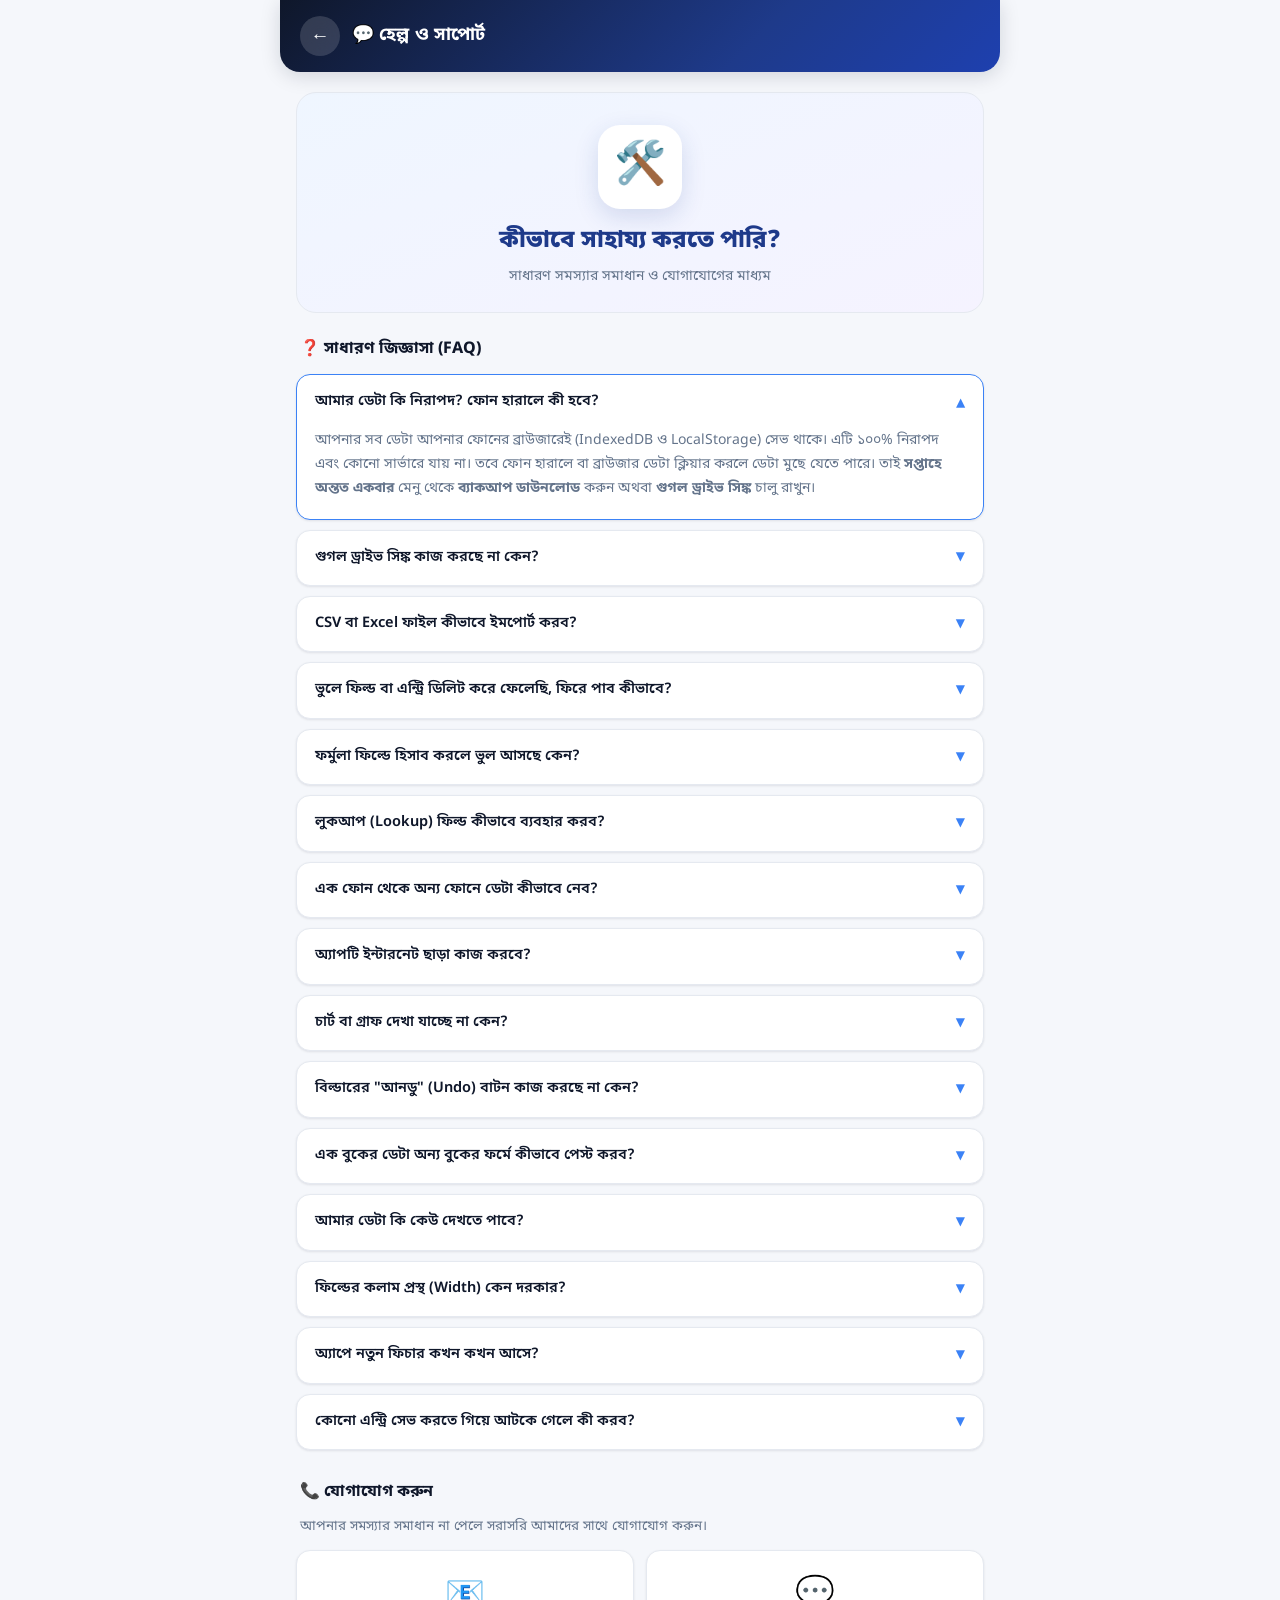
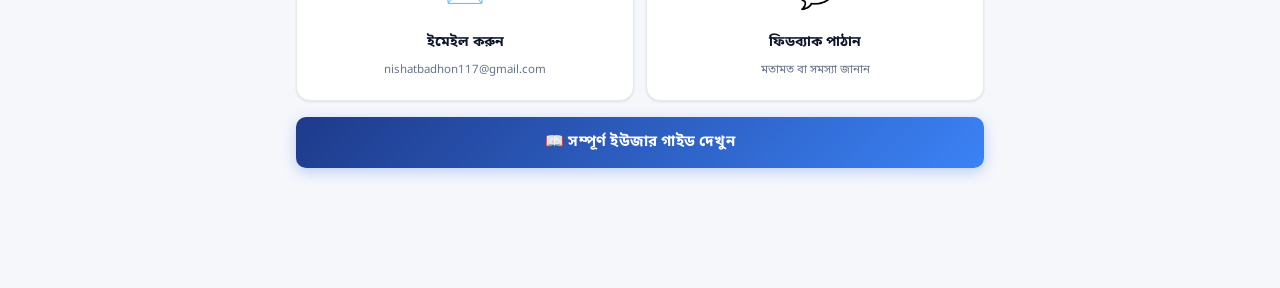
<file: help.html>
<!DOCTYPE html>
<html lang="bn">
<head>
<meta charset="UTF-8">
<meta name="viewport" content="width=device-width, initial-scale=1.0, maximum-scale=1.0, user-scalable=no">
<meta name="theme-color" content="#1E3A8A">
<title>হেল্প ও সাপোর্ট — লিখিপাতা</title>
<link rel="manifest" href="manifest.json">
<link rel="icon" type="image/png" href="logo-192.png">
<link rel="preconnect" href="https://fonts.googleapis.com">
<link rel="preconnect" href="https://fonts.gstatic.com" crossorigin>
<link href="https://fonts.googleapis.com/css2?family=Noto+Sans+Bengali:wght@300;400;500;600;700;800&display=swap" rel="stylesheet">
<link rel="stylesheet" href="css/common.css">
<link rel="stylesheet" href="css/pages.css">
<style>
  /* ============ Help Specific Styles ============ */
  
  .help-hero {
    text-align: center;
    padding: 32px 20px 24px;
    background: linear-gradient(160deg, #EFF6FF 0%, #F5F3FF 100%);
    border-radius: var(--radius-lg);
    margin-bottom: 20px;
    border: 1px solid var(--border-subtle);
  }
  .help-hero .logo-box {
    width: 84px; height: 84px; margin: 0 auto 14px;
    border-radius: 22px; background: white;
    display: flex; align-items: center; justify-content: center;
    font-size: 42px;
    box-shadow: 0 8px 24px rgba(30,58,138,0.15);
  }
  .help-hero h1 { font-size: 24px; color: var(--primary); font-weight: 800; margin-bottom: 6px; }
  .help-hero p { font-size: 14px; color: var(--text-muted); }

  /* FAQ Accordion */
  .faq-section-title {
    font-size: 16px;
    font-weight: 700;
    color: var(--text-main);
    margin: 24px 0 12px 4px;
    display: flex;
    align-items: center;
    gap: 8px;
  }
  
  .faq-accordion {
    background: var(--bg-card);
    border-radius: var(--radius-md);
    border: 1px solid var(--border-subtle);
    margin-bottom: 10px;
    box-shadow: var(--shadow-sm);
    overflow: hidden;
    transition: all 0.3s ease;
  }
  
  .faq-header {
    padding: 16px 18px;
    display: flex;
    align-items: center;
    justify-content: space-between;
    gap: 14px;
    cursor: pointer;
    user-select: none;
    font-size: 14.5px;
    font-weight: 600;
    color: var(--text-main);
  }
  
  .faq-icon {
    color: var(--primary-light);
    transition: transform 0.3s;
    font-size: 12px;
  }
  
  .faq-body {
    padding: 0 18px;
    max-height: 0;
    overflow: hidden;
    transition: max-height 0.3s ease, padding 0.3s ease;
    font-size: 14px;
    color: var(--text-muted);
    line-height: 1.7;
  }
  
  .faq-accordion.open {
    border-color: var(--primary-light);
  }
  .faq-accordion.open .faq-icon {
    transform: rotate(180deg);
    color: var(--primary-light);
  }
  .faq-accordion.open .faq-body {
    padding: 0 18px 18px 18px;
    max-height: 400px;
  }

  .faq-body code {
    background: var(--primary-soft);
    color: var(--primary);
    padding: 2px 8px;
    border-radius: 5px;
    font-size: 12.5px;
    font-weight: 700;
  }

  /* Contact Cards */
  .contact-grid {
    display: grid;
    grid-template-columns: 1fr 1fr;
    gap: 12px;
    margin-top: 12px;
  }
  .contact-card {
    background: var(--bg-card);
    border: 1px solid var(--border-subtle);
    border-radius: var(--radius-md);
    padding: 20px 16px;
    text-align: center;
    text-decoration: none;
    transition: all 0.25s ease;
    box-shadow: var(--shadow-sm);
    display: flex;
    flex-direction: column;
    align-items: center;
    gap: 8px;
  }
  .contact-card:hover {
    transform: translateY(-3px);
    box-shadow: var(--shadow-md);
    border-color: var(--primary-light);
  }
  .contact-card .icon {
    font-size: 32px;
    margin-bottom: 4px;
  }
  .contact-card h4 {
    font-size: 14px;
    font-weight: 700;
    color: var(--text-main);
    margin: 0;
  }
  .contact-card p {
    font-size: 11.5px;
    color: var(--text-muted);
    margin: 0;
  }

  /* Dark & AMOLED */
  body.dark-mode .help-hero { background: linear-gradient(160deg, #1E293B 0%, #1E1B4B 100%); }
  body.dark-mode .help-hero .logo-box { background: #0F172A; }
  body.dark-mode .faq-accordion { background: var(--bg-card); border-color: #334155; }
  body.dark-mode .contact-card { background: var(--bg-card); border-color: #334155; }
  
  body.amoled-mode .help-hero { background: linear-gradient(160deg, #000000 0%, #042F2E 100%); border-color: #333; }
  body.amoled-mode .help-hero .logo-box { background: #111111; }
  body.amoled-mode .faq-accordion { background: #0A0A0A; border-color: #222; }
  body.amoled-mode .contact-card { background: #0A0A0A; border-color: #222; }
</style>
</head>
<body>

<div class="app">
  <div class="header">
    <button class="back-btn" onclick="window.location.href='index.html'">←</button>
    <h1>💬 হেল্প ও সাপোর্ট</h1>
  </div>

  <div class="screen">
    
    <!-- Hero -->
<div class="help-hero">
  <div class="logo-box">🛠️</div>
  <h1>কীভাবে সাহায্য করতে পারি?</h1>
  <p>সাধারণ সমস্যার সমাধান ও যোগাযোগের মাধ্যম</p>
</div>

<!-- FAQ Section -->
<div class="faq-section-title">❓ সাধারণ জিজ্ঞাসা (FAQ)</div>

<!-- ১ -->
<div class="faq-accordion open">
  <div class="faq-header" onclick="toggleFaq(this)">
    <span>আমার ডেটা কি নিরাপদ? ফোন হারালে কী হবে?</span>
    <span class="faq-icon">▼</span>
  </div>
  <div class="faq-body">
    <p>আপনার সব ডেটা আপনার ফোনের ব্রাউজারেই (IndexedDB ও LocalStorage) সেভ থাকে। এটি ১০০% নিরাপদ এবং কোনো সার্ভারে যায় না। তবে ফোন হারালে বা ব্রাউজার ডেটা ক্লিয়ার করলে ডেটা মুছে যেতে পারে। তাই <b>সপ্তাহে অন্তত একবার</b> মেনু থেকে <b>ব্যাকআপ ডাউনলোড</b> করুন অথবা <b>গুগল ড্রাইভ সিঙ্ক</b> চালু রাখুন।</p>
  </div>
</div>

<!-- ২ -->
<div class="faq-accordion">
  <div class="faq-header" onclick="toggleFaq(this)">
    <span>গুগল ড্রাইভ সিঙ্ক কাজ করছে না কেন?</span>
    <span class="faq-icon">▼</span>
  </div>
  <div class="faq-body">
    <p>সিঙ্ক কাজ না করার কয়েকটি কারণ থাকতে পারে:</p>
    <ul style="padding-left:20px; margin-top:8px;">
      <li>ইন্টারনেট কানেকশন ঠিক নেই।</li>
      <li>গুগল সেশন এক্সপায়ার হয়েছে। মেনু থেকে আবার <b>কানেক্ট</b> করুন।</li>
      <li>ব্রাউজারের থার্ড-পার্টি কুকি ব্লক করা আছে। সেটিংস থেকে কুকি অন করুন।</li>
      <li>Chrome ব্রাউজার ব্যবহার করলে সবচেয়ে ভালো কাজ করে।</li>
    </ul>
  </div>
</div>

<!-- ৩ -->
<div class="faq-accordion">
  <div class="faq-header" onclick="toggleFaq(this)">
    <span>CSV বা Excel ফাইল কীভাবে ইমপোর্ট করব?</span>
    <span class="faq-icon">▼</span>
  </div>
  <div class="faq-body">
    <p>প্রথমে বুকের ভেতরে ফিল্ডগুলো তৈরি করুন। এরপর <b>Statistics</b> ট্যাবে গিয়ে <b>📤 ইমপোর্ট</b> বাটনে ক্লিক করুন। সেখানে CSV বা Excel ফাইল আপলোড করে কলাম ম্যাপিং (কোন কলাম কোথায় যাবে) ঠিক করলেই ডেটা চলে আসবে।</p>
    <p style="margin-top:8px;"><b>💡 টিপস:</b> Excel ফাইলে একাধিক শিট থাকলে অ্যাপ আপনাকে শিট সিলেক্ট করার অপশন দেবে। আর ফাইলে <code>_id</code> কলাম থাকলে পুরোনো ডেটা আপডেট হবে, না থাকলে নতুন এন্ট্রি তৈরি হবে।</p>
  </div>
</div>

<!-- ৪ -->
<div class="faq-accordion">
  <div class="faq-header" onclick="toggleFaq(this)">
    <span>ভুলে ফিল্ড বা এন্ট্রি ডিলিট করে ফেলেছি, ফিরে পাব কীভাবে?</span>
    <span class="faq-icon">▼</span>
  </div>
  <div class="faq-body">
    <p>চিন্তা করবেন না! মেনু থেকে <b>🗑️ রিসাইকেল বিন</b>-এ যান। সেখানে ডিলিট করা বুক ও এন্ট্রি জমা থাকে। আপনি সেখান থেকে <b>রিস্টোর</b> ক্লিক করলেই ডেটা ফিরে আসবে।</p>
    <p style="margin-top:8px;"><b>⚠️ সতর্কতা:</b> রিসাইকেল বিন থেকে "স্থায়ীভাবে মুছুন" ক্লিক করলে ডেটা আর কোনোভাবেই ফিরিয়ে আনা যাবে না।</p>
  </div>
</div>

<!-- ৫ -->
<div class="faq-accordion">
  <div class="faq-header" onclick="toggleFaq(this)">
    <span>ফর্মুলা ফিল্ডে হিসাব করলে ভুল আসছে কেন?</span>
    <span class="faq-icon">▼</span>
  </div>
  <div class="faq-body">
    <p>ফর্মুলায় ব্যবহৃত ভ্যারিয়েবলের নাম এবং বানান ঠিক আছে কিনা চেক করুন। মনে রাখবেন, ফর্মুলায় শুধু <b>নাম্বার</b> ও <b>ফর্মুলা</b> ফিল্ড ব্যবহার করা যাবে। টেক্সট ফিল্ড ফর্মুলায় কাজ করবে না।</p>
    <p style="margin-top:8px;"><b>💡 উদাহরণ:</b> আপনার ফিল্ডের নাম যদি "মূল্য" হয়, তবে ফর্মুলায়ও ঠিক "মূল্য" লিখতে হবে। "মুল্য" (হ্রস্ব-উ) লিখলে কাজ করবে না।</p>
  </div>
</div>

<!-- ৬ -->
<div class="faq-accordion">
  <div class="faq-header" onclick="toggleFaq(this)">
    <span>লুকআপ (Lookup) ফিল্ড কীভাবে ব্যবহার করব?</span>
    <span class="faq-icon">▼</span>
  </div>
  <div class="faq-body">
    <p>লুকআপ ফিল্ড দিয়ে এক বুকের ডেটা অন্য বুক থেকে আনা যায়। যেমন: "বিক্রি" বুকের সাথে "কাস্টমার লিস্ট" বুক যুক্ত করা।</p>
    <ul style="padding-left:20px; margin-top:8px;">
      <li>বিল্ডারে <b>🔗 লুকআপ</b> ফিল্ড তৈরি করুন।</li>
      <li>"উৎস বুক" নির্বাচন করুন (যেমন: কাস্টমার লিস্ট)।</li>
      <li>কোন ফিল্ডের মান দেখাবে তা সিলেক্ট করুন (যেমন: কাস্টমারের নাম)।</li>
      <li>চাইলে <b>অটো-ম্যাচ</b> চালু করে অন্য ফিল্ডের সাথে মিলিয়ে অটোমেটিক নাম বসাতে পারেন।</li>
      <li><b>লাইভ লিংক</b> চালু থাকলে উৎস বুকের ডেটা পরিবর্তন হলে এখানেও আপডেট হবে (ইনভয়েসের জন্য বন্ধ রাখুন)।</li>
    </ul>
  </div>
</div>

<!-- ৭ -->
<div class="faq-accordion">
  <div class="faq-header" onclick="toggleFaq(this)">
    <span>এক ফোন থেকে অন্য ফোনে ডেটা কীভাবে নেব?</span>
    <span class="faq-icon">▼</span>
  </div>
  <div class="faq-body">
    <p>দুটি উপায়ে ডেটা ট্রান্সফার করতে পারবেন:</p>
    <ul style="padding-left:20px; margin-top:8px;">
      <li><b>গুগল ড্রাইভের মাধ্যমে (সহজ):</b> প্রথম ফোনে গুগল ড্রাইভে সিঙ্ক করুন। দ্বিতীয় ফোনে অ্যাপ খুলে একই গুগল অ্যাকাউন্টে সাইন-ইন করুন। প্রথমবার সিঙ্ক হলে <b>"মিলিয়ে নিন (Merge)"</b> সিলেক্ট করুন।</li>
      <li><b>JSON ব্যাকআপের মাধ্যমে:</b> প্রথম ফোনে <b>ব্যাকআপ ডাউনলোড</b> করে ফাইলটি দ্বিতীয় ফোনে পাঠান। দ্বিতীয় ফোনে <b>ব্যাকআপ রিস্টোর</b> থেকে ফাইলটি আপলোড করুন।</li>
    </ul>
  </div>
</div>

<!-- ৮ -->
<div class="faq-accordion">
  <div class="faq-header" onclick="toggleFaq(this)">
    <span>অ্যাপটি ইন্টারনেট ছাড়া কাজ করবে?</span>
    <span class="faq-icon">▼</span>
  </div>
  <div class="faq-body">
    <p><b>হ্যাঁ, ১০০% কাজ করবে।</b> এটি একটি PWA (Progressive Web App)। একবার অ্যাপটি খুললে এবং হোম স্ক্রিনে ইনস্টল করলে ইন্টারনেট ছাড়াই সব ফিচার (ডেটা এন্ট্রি, ফর্মুলা, চার্ট) কাজ করবে।</p>
    <p style="margin-top:8px;"><b>⚠️ ব্যতিক্রম:</b> গুগল ড্রাইভ সিঙ্ক এবং ক্লাউড ব্যাকআপের জন্য ইন্টারনেট লাগবে।</p>
  </div>
</div>

<!-- ৯ -->
<div class="faq-accordion">
  <div class="faq-header" onclick="toggleFaq(this)">
    <span>চার্ট বা গ্রাফ দেখা যাচ্ছে না কেন?</span>
    <span class="faq-icon">▼</span>
  </div>
  <div class="faq-body">
    <p>চার্ট দেখতে হলে নিচের শর্তগুলো পূরণ হতে হবে:</p>
    <ul style="padding-left:20px; margin-top:8px;">
      <li>বিল্ডার থেকে অন্তত একটি <b>চার্ট সেকশন</b> তৈরি করতে হবে।</li>
      <li>সেই সেকশনে <b>নাম্বার</b> বা <b>ফর্মুলা</b> ফিল্ড যুক্ত থাকতে হবে।</li>
      <li>ডেটাতে শূন্যের চেয়ে বড় মান থাকতে হবে।</li>
    </ul>
    <p style="margin-top:8px;">যদি বিল্ডার থেকে সেকশন না বানানো থাকে, তবে অ্যাপ ডিফল্টভাবে সব নাম্বার ফিল্ড নিয়ে একটি চার্ট দেখাবে।</p>
  </div>
</div>

<!-- ১০ -->
<div class="faq-accordion">
  <div class="faq-header" onclick="toggleFaq(this)">
    <span>বিল্ডারের "আনডু" (Undo) বাটন কাজ করছে না কেন?</span>
    <span class="faq-icon">▼</span>
  </div>
  <div class="faq-body">
    <p>আনডু বাটন তখনই কাজ করে যখন আপনি কিছু পরিবর্তন করেন (যেমন নতুন ফিল্ড যোগ, ডিলিট বা এডিট)। যদি কিছুক্ষণ আগে কোনো পরিবর্তন না করে থাকেন, তবে আনডু বাটনটি হালকা (ডিজেবল) দেখাবে।</p>
    <p style="margin-top:8px;"><b>💡 টিপস:</b> আনডু করে ফেললে পাশের <b>রিডু (↷)</b> বাটন দিয়ে আবার নতুন অবস্থায় ফিরে যেতে পারবেন।</p>
  </div>
</div>

<!-- ১১ -->
<div class="faq-accordion">
  <div class="faq-header" onclick="toggleFaq(this)">
    <span>এক বুকের ডেটা অন্য বুকের ফর্মে কীভাবে পেস্ট করব?</span>
    <span class="faq-icon">▼</span>
  </div>
  <div class="faq-body">
    <p>Statistics ট্যাবে যেকোনো এন্ট্রির ডান পাশে <b>📋 কপি</b> বাটনে ক্লিক করুন। এরপর অন্য বুকের ফর্ম ট্যাবে গেলে উপরে একটি <b>নীল রঙের সাজেশন কার্ড</b> দেখাবে। সেখানে <b>"পেস্ট"</b> ক্লিক করলেই ডেটা বসে যাবে।</p>
    <p style="margin-top:8px;"><b>⚠️ শর্ত:</b> দুই বুকের ফিল্ডের নাম একই হতে হবে। নাম না মিললে সেই ফিল্ড বাদ যাবে।</p>
  </div>
</div>

<!-- ১২ -->
<div class="faq-accordion">
  <div class="faq-header" onclick="toggleFaq(this)">
    <span>আমার ডেটা কি কেউ দেখতে পাবে?</span>
    <span class="faq-icon">▼</span>
  </div>
  <div class="faq-body">
    <p><b>না, কেউ দেখতে পাবে না।</b> আপনার ডেটা শুধু আপনার ফোনে সেভ থাকে। আপনি যদি গুগল ড্রাইভ সিঙ্ক চালু করেন, তবে ডেটা আপনার নিজের গুগল ড্রাইভের App Data Folder-এ সেভ হবে, যা গুগলের অন্য কোনো অ্যাপ দেখতে পারে না। <b>আমরা (ডেভেলপার) কোনো ডেটা দেখতে বা সংগ্রহ করতে পারি না।</b></p>
  </div>
</div>

<!-- ১৩ -->
<div class="faq-accordion">
  <div class="faq-header" onclick="toggleFaq(this)">
    <span>ফিল্ডের কলাম প্রস্থ (Width) কেন দরকার?</span>
    <span class="faq-icon">▼</span>
  </div>
  <div class="faq-body">
    <p>Statistics টেবিলে কলামগুলো যাতে সুন্দরভাবে দেখা যায় এবং লেখা কেটে না যায়, তাই কলামের প্রস্থ ঠিক করা যায়।</p>
    <ul style="padding-left:20px; margin-top:8px;">
      <li><b>ছোট:</b> চেকবক্স বা ছোট সংখ্যার জন্য।</li>
      <li><b>মাঝারি:</b> ডিফল্ট সাইজ।</li>
      <li><b>বড়:</b> লম্বা নাম বা টেক্সটের জন্য।</li>
      <li><b>খুব বড়:</b> মন্তব্য বা ঠিকানার জন্য।</li>
    </ul>
  </div>
</div>

<!-- ১৪ -->
<div class="faq-accordion">
  <div class="faq-header" onclick="toggleFaq(this)">
    <span>অ্যাপে নতুন ফিচার কখন কখন আসে?</span>
    <span class="faq-icon">▼</span>
  </div>
  <div class="faq-body">
    <p>আমরা ইউজারদের ফিডব্যাক অনুযায়ী নিয়মিত নতুন ফিচার যুক্ত করি। নতুন কী কী এসেছে তা জানতে মেনু থেকে <b>📝 চেঞ্জলগ</b> পেজে যান। আপনার পছন্দের কোনো ফিচার চাইলে আমাদের ফিডব্যাক দিন।</p>
  </div>
</div>

<!-- ১৫ -->
<div class="faq-accordion">
  <div class="faq-header" onclick="toggleFaq(this)">
    <span>কোনো এন্ট্রি সেভ করতে গিয়ে আটকে গেলে কী করব?</span>
    <span class="faq-icon">▼</span>
  </div>
  <div class="faq-body">
    <p>যদি সেভ বাটনে ক্লিক করার পরেও সেভ না হয়, তবে:</p>
    <ul style="padding-left:20px; margin-top:8px;">
      <li>দেখুন কোনো আবশ্যিক (Required) ফিল্ড খালি আছে কিনা।</li>
      <li>পেজটি একবার রিফ্রেশ দিন— আপনার লেখা অটো-সেভ ড্রাফট হিসেবে থাকবে।</li>
      <li>ফোনের স্টোরেজ পূর্ণ হয়ে গেলে ডেটা সেভ হবে না। কিছু ছবি বা অপ্রয়োজনীয় অ্যাপ মুছে ফেলুন।</li>
    </ul>
  </div>
</div>

<!-- Contact Section -->
<div class="faq-section-title" style="margin-top: 30px;">📞 যোগাযোগ করুন</div>
<p style="font-size: 13.5px; color: var(--text-muted); margin-bottom: 12px; padding: 0 4px;">আপনার সমস্যার সমাধান না পেলে সরাসরি আমাদের সাথে যোগাযোগ করুন।</p>

<div class="contact-grid">
  <a href="mailto:nishatbadhon117@gmail.com" class="contact-card">
    <div class="icon">📧</div>
    <h4>ইমেইল করুন</h4>
    <p>nishatbadhon117@gmail.com</p>
  </a>
  <a href="feedback.html" class="contact-card">
    <div class="icon">💬</div>
    <h4>ফিডব্যাক পাঠান</h4>
    <p>মতামত বা সমস্যা জানান</p>
  </a>
</div>

<div style="margin-top: 16px;">
  <a href="guide.html" class="btn btn-primary" style="display: flex; width: 100%; text-decoration: none; justify-content: center;">
    📖 সম্পূর্ণ ইউজার গাইড দেখুন
  </a>
</div>

  </div>
</div>

<script src="js/config.js"></script>
<script src="js/common.js"></script>
<script src="js/ui.js"></script>
<script src="js/storage-indexeddb.js"></script>
<script>
  document.addEventListener('DOMContentLoaded', async () => {
    if (typeof initStorage === 'function') await initStorage();
    applyTheme(getTheme());
  });

  function toggleFaq(headerElement) {
    const accordion = headerElement.parentElement;
    const isOpen = accordion.classList.contains('open');

    // একসাথে একটি খোলা রাখতে চাইলে নিচের লাইনটি ব্যবহার করুন
    document.querySelectorAll('.faq-accordion').forEach(acc => acc.classList.remove('open'));

    if (!isOpen) {
      accordion.classList.add('open');
    }
  }
</script>
</body>
</html>
</file>
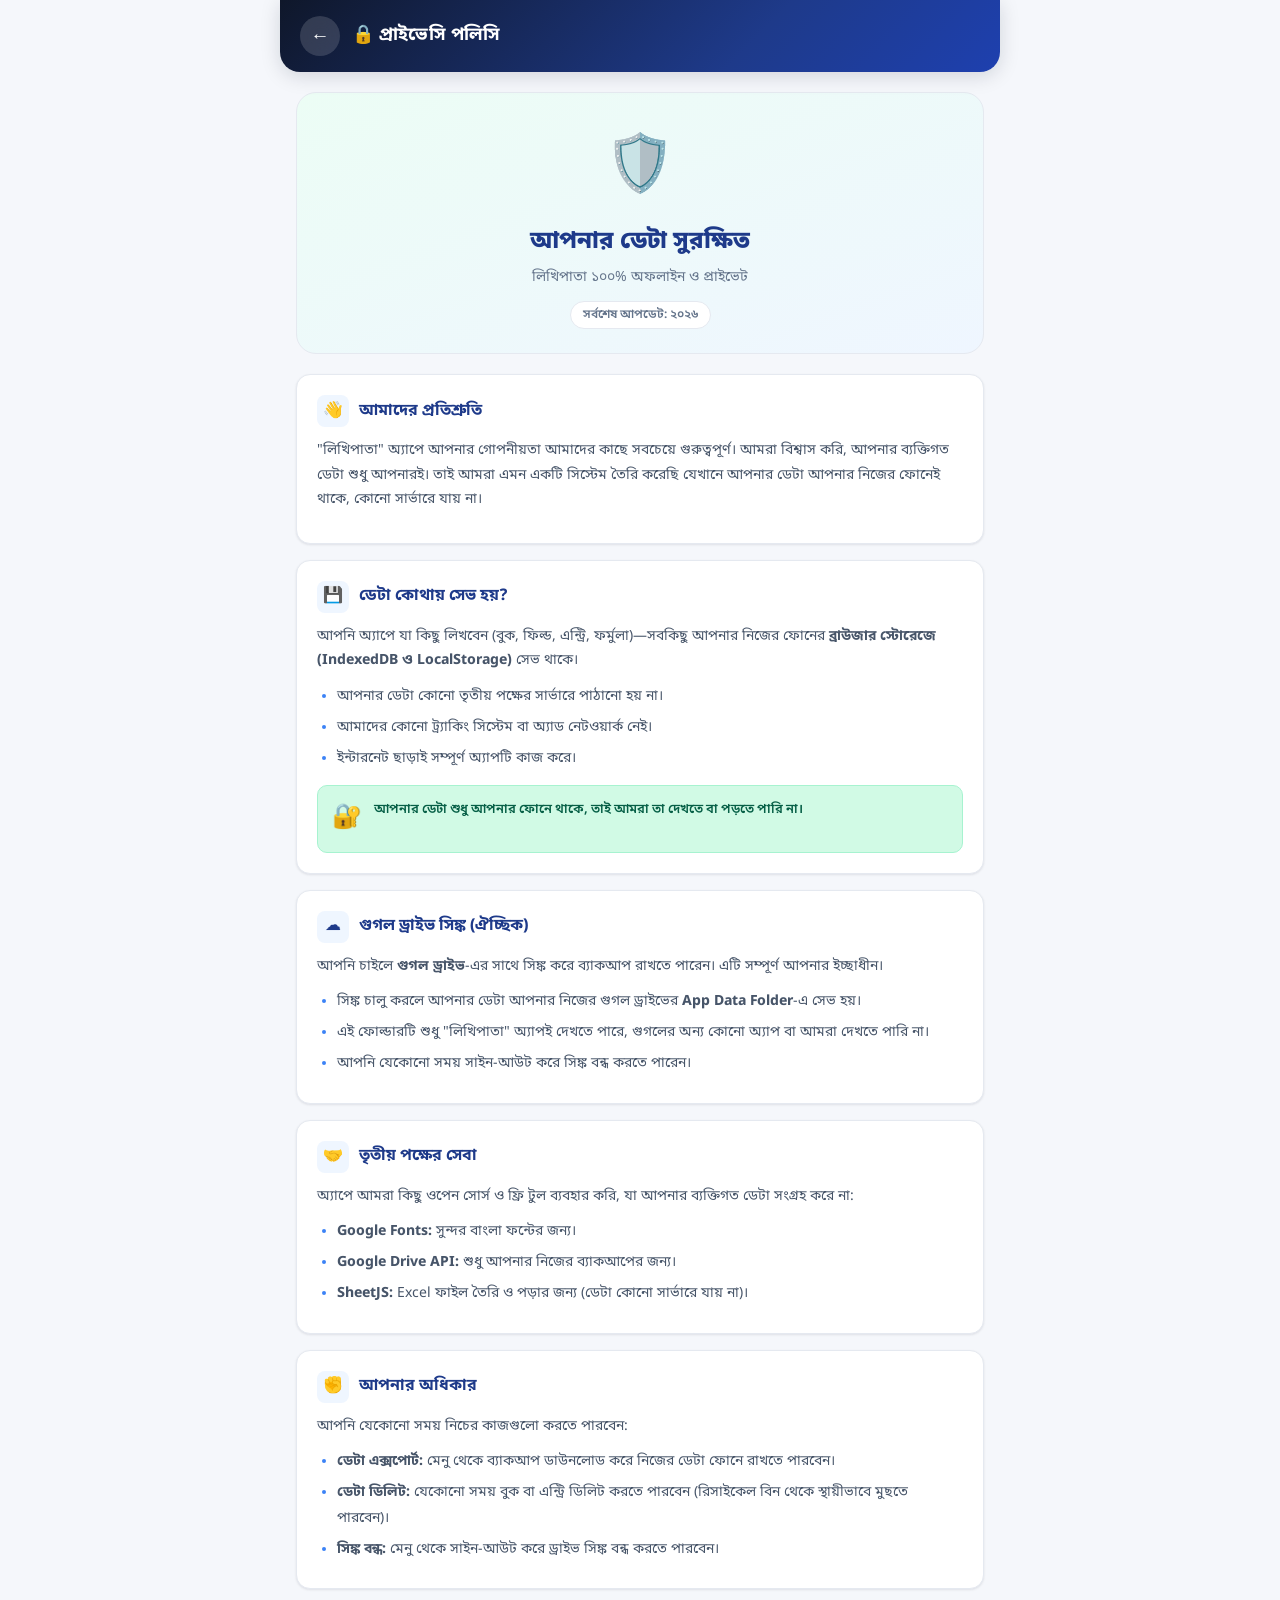
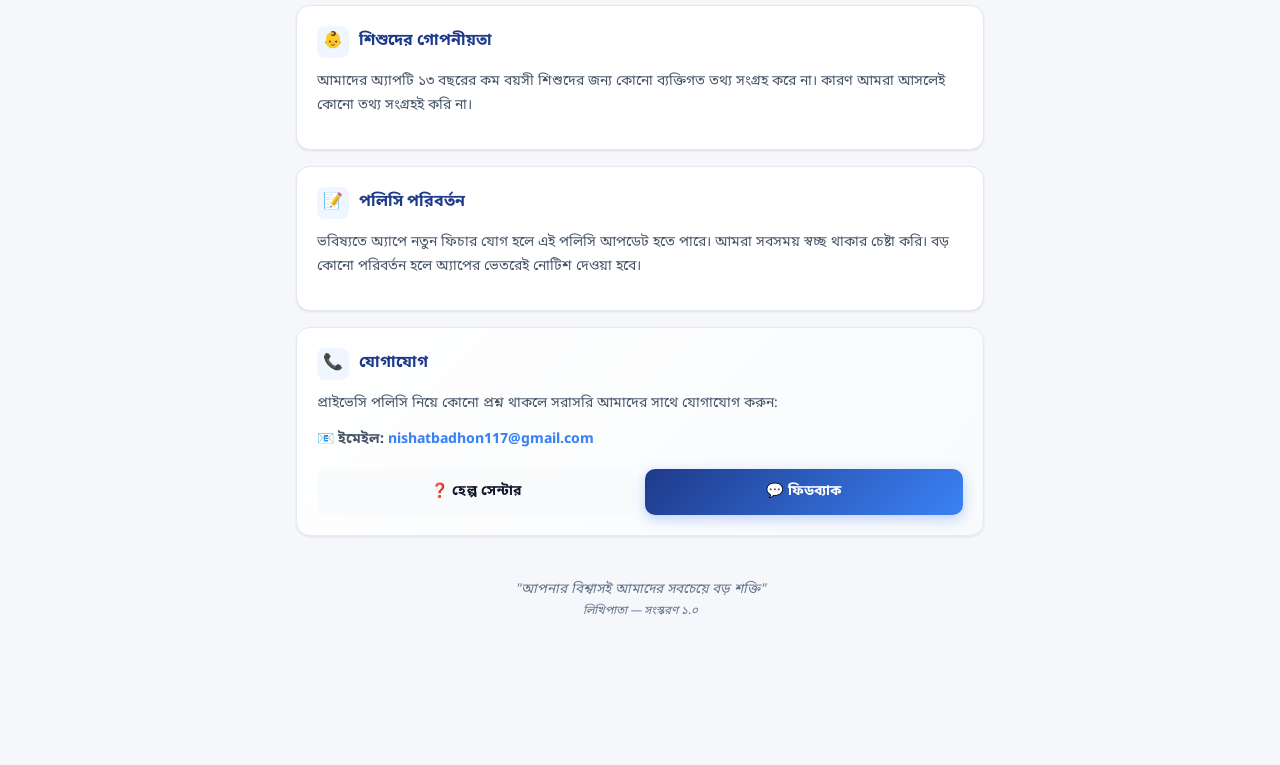
<file: privacy.html>
<!DOCTYPE html>
<html lang="bn">
<head>
<meta charset="UTF-8">
<meta name="viewport" content="width=device-width, initial-scale=1.0, maximum-scale=1.0, user-scalable=no">
<meta name="theme-color" content="#1E3A8A">
<title>প্রাইভেসি পলিসি — লিখিপাতা</title>
<link rel="manifest" href="manifest.json">
<link rel="icon" type="image/png" href="logo-192.png">
<link rel="preconnect" href="https://fonts.googleapis.com">
<link rel="preconnect" href="https://fonts.gstatic.com" crossorigin>
<link href="https://fonts.googleapis.com/css2?family=Noto+Sans+Bengali:wght@300;400;500;600;700;800&display=swap" rel="stylesheet">
<link rel="stylesheet" href="css/common.css">
<link rel="stylesheet" href="css/pages.css">
<style>
  /* ============ Privacy Specific Styles ============ */
  
  .privacy-hero {
    text-align: center;
    padding: 32px 20px 24px;
    background: linear-gradient(160deg, #ECFDF5 0%, #EFF6FF 100%);
    border-radius: var(--radius-lg);
    margin-bottom: 20px;
    border: 1px solid var(--border-subtle);
  }
  .privacy-hero .shield-icon {
    font-size: 56px;
    margin-bottom: 12px;
    display: inline-block;
    animation: shieldPulse 2s infinite;
  }
  @keyframes shieldPulse {
    0%, 100% { transform: scale(1); }
    50% { transform: scale(1.08); }
  }
  .privacy-hero h1 { font-size: 24px; color: var(--primary); font-weight: 800; margin-bottom: 6px; }
  .privacy-hero p { font-size: 14px; color: var(--text-muted); }
  .update-date {
    display: inline-block;
    background: var(--bg-card);
    padding: 4px 12px;
    border-radius: 20px;
    font-size: 12px;
    font-weight: 600;
    color: var(--text-muted);
    margin-top: 12px;
    border: 1px solid var(--border-subtle);
  }

  /* Privacy Content Cards */
  .privacy-card {
    background: var(--bg-card);
    border-radius: var(--radius-md);
    padding: 20px;
    margin-bottom: 16px;
    box-shadow: var(--shadow-sm);
    border: 1px solid var(--border-subtle);
  }
  .privacy-card h3 {
    font-size: 16px;
    color: var(--primary);
    font-weight: 700;
    margin-bottom: 12px;
    display: flex;
    align-items: center;
    gap: 10px;
  }
  .privacy-card h3 .icon-box {
    width: 32px; height: 32px;
    background: var(--primary-soft);
    border-radius: 8px;
    display: flex; align-items: center; justify-content: center;
    font-size: 16px;
  }
  .privacy-card p {
    font-size: 14px;
    color: #475569;
    line-height: 1.75;
    margin-bottom: 10px;
  }
  .privacy-card ul {
    padding-left: 20px;
    font-size: 14px;
    color: #475569;
    line-height: 1.8;
    margin-top: 8px;
  }
  .privacy-card ul li::marker { color: var(--primary-light); }
  .privacy-card ul li { margin-bottom: 6px; }

  .highlight-box {
    background: #D1FAE5;
    border: 1.5px solid #A7F3D0;
    border-radius: var(--radius-sm);
    padding: 14px;
    margin-top: 14px;
    display: flex;
    gap: 12px;
  }
  .highlight-box .icon { font-size: 24px; flex-shrink: 0; }
  .highlight-box p {
    font-size: 13px;
    color: #065F46;
    font-weight: 600;
    margin: 0;
    line-height: 1.6;
  }

  /* Dark & AMOLED Overrides */
  body.dark-mode .privacy-hero { background: linear-gradient(160deg, #022c22 0%, #1E1B4B 100%); }
  body.dark-mode .privacy-card { background: var(--bg-card); border-color: #334155; }
  body.dark-mode .privacy-card p, 
  body.dark-mode .privacy-card ul { color: #CBD5E1; }
  body.dark-mode .privacy-card h3 .icon-box { background: #1E3A8A; color: #93C5FD; }
  body.dark-mode .highlight-box { background: #022c22; border-color: #065f46; }
  body.dark-mode .highlight-box p { color: #6EE7B7; }
  body.dark-mode .update-date { background: var(--bg-card); border-color: #334155; }

  body.amoled-mode .privacy-hero { background: linear-gradient(160deg, #000000 0%, #042F2E 100%); border-color: #333; }
  body.amoled-mode .privacy-card { background: #0A0A0A; border-color: #222; }
  body.amoled-mode .privacy-card p, 
  body.amoled-mode .privacy-card ul { color: #A1A1AA; }
  body.amoled-mode .privacy-card h3 .icon-box { background: #042F2E; color: #5EEAD4; }
  body.amoled-mode .highlight-box { background: #042F2E; border-color: #0F766E; }
  body.amoled-mode .highlight-box p { color: #5EEAD4; }
  body.amoled-mode .update-date { background: #111; border-color: #333; }
</style>
</head>
<body>

<div class="app">
  <div class="header">
    <button class="back-btn" onclick="window.location.href='index.html'">←</button>
    <h1>🔒 প্রাইভেসি পলিসি</h1>
  </div>

  <div class="screen">
    
    <!-- Hero -->
    <div class="privacy-hero">
      <div class="shield-icon">🛡️</div>
      <h1>আপনার ডেটা সুরক্ষিত</h1>
      <p>লিখিপাতা ১০০% অফলাইন ও প্রাইভেট</p>
      <div class="update-date">সর্বশেষ আপডেট: ২০২৬</div>
    </div>

    <!-- Intro -->
    <div class="privacy-card">
      <h3><span class="icon-box">👋</span> আমাদের প্রতিশ্রুতি</h3>
      <p>"লিখিপাতা" অ্যাপে আপনার গোপনীয়তা আমাদের কাছে সবচেয়ে গুরুত্বপূর্ণ। আমরা বিশ্বাস করি, আপনার ব্যক্তিগত ডেটা শুধু আপনারই। তাই আমরা এমন একটি সিস্টেম তৈরি করেছি যেখানে আপনার ডেটা আপনার নিজের ফোনেই থাকে, কোনো সার্ভারে যায় না।</p>
    </div>

    <!-- Data Storage -->
    <div class="privacy-card">
      <h3><span class="icon-box">💾</span> ডেটা কোথায় সেভ হয়?</h3>
      <p>আপনি অ্যাপে যা কিছু লিখবেন (বুক, ফিল্ড, এন্ট্রি, ফর্মুলা)—সবকিছু আপনার নিজের ফোনের <b>ব্রাউজার স্টোরেজে (IndexedDB ও LocalStorage)</b> সেভ থাকে।</p>
      <ul>
        <li>আপনার ডেটা কোনো তৃতীয় পক্ষের সার্ভারে পাঠানো হয় না।</li>
        <li>আমাদের কোনো ট্র্যাকিং সিস্টেম বা অ্যাড নেটওয়ার্ক নেই।</li>
        <li>ইন্টারনেট ছাড়াই সম্পূর্ণ অ্যাপটি কাজ করে।</li>
      </ul>
      <div class="highlight-box">
        <div class="icon">🔐</div>
        <p>আপনার ডেটা শুধু আপনার ফোনে থাকে, তাই আমরা তা দেখতে বা পড়তে পারি না।</p>
      </div>
    </div>

    <!-- Google Drive -->
    <div class="privacy-card">
      <h3><span class="icon-box">☁️</span> গুগল ড্রাইভ সিঙ্ক (ঐচ্ছিক)</h3>
      <p>আপনি চাইলে <b>গুগল ড্রাইভ</b>-এর সাথে সিঙ্ক করে ব্যাকআপ রাখতে পারেন। এটি সম্পূর্ণ আপনার ইচ্ছাধীন।</p>
      <ul>
        <li>সিঙ্ক চালু করলে আপনার ডেটা আপনার নিজের গুগল ড্রাইভের <b>App Data Folder</b>-এ সেভ হয়।</li>
        <li>এই ফোল্ডারটি শুধু "লিখিপাতা" অ্যাপই দেখতে পারে, গুগলের অন্য কোনো অ্যাপ বা আমরা দেখতে পারি না।</li>
        <li>আপনি যেকোনো সময় সাইন-আউট করে সিঙ্ক বন্ধ করতে পারেন।</li>
      </ul>
    </div>

    <!-- Third Party -->
    <div class="privacy-card">
      <h3><span class="icon-box">🤝</span> তৃতীয় পক্ষের সেবা</h3>
      <p>অ্যাপে আমরা কিছু ওপেন সোর্স ও ফ্রি টুল ব্যবহার করি, যা আপনার ব্যক্তিগত ডেটা সংগ্রহ করে না:</p>
      <ul>
        <li><b>Google Fonts:</b> সুন্দর বাংলা ফন্টের জন্য।</li>
        <li><b>Google Drive API:</b> শুধু আপনার নিজের ব্যাকআপের জন্য।</li>
        <li><b>SheetJS:</b> Excel ফাইল তৈরি ও পড়ার জন্য (ডেটা কোনো সার্ভারে যায় না)।</li>
      </ul>
    </div>

    <!-- User Rights -->
    <div class="privacy-card">
      <h3><span class="icon-box">✊</span> আপনার অধিকার</h3>
      <p>আপনি যেকোনো সময় নিচের কাজগুলো করতে পারবেন:</p>
      <ul>
        <li><b>ডেটা এক্সপোর্ট:</b> মেনু থেকে ব্যাকআপ ডাউনলোড করে নিজের ডেটা ফোনে রাখতে পারবেন।</li>
        <li><b>ডেটা ডিলিট:</b> যেকোনো সময় বুক বা এন্ট্রি ডিলিট করতে পারবেন (রিসাইকেল বিন থেকে স্থায়ীভাবে মুছতে পারবেন)।</li>
        <li><b>সিঙ্ক বন্ধ:</b> মেনু থেকে সাইন-আউট করে ড্রাইভ সিঙ্ক বন্ধ করতে পারবেন।</li>
      </ul>
    </div>

    <!-- Children's Privacy -->
    <div class="privacy-card">
      <h3><span class="icon-box">👶</span> শিশুদের গোপনীয়তা</h3>
      <p>আমাদের অ্যাপটি ১৩ বছরের কম বয়সী শিশুদের জন্য কোনো ব্যক্তিগত তথ্য সংগ্রহ করে না। কারণ আমরা আসলেই কোনো তথ্য সংগ্রহই করি না।</p>
    </div>

    <!-- Changes -->
    <div class="privacy-card">
      <h3><span class="icon-box">📝</span> পলিসি পরিবর্তন</h3>
      <p>ভবিষ্যতে অ্যাপে নতুন ফিচার যোগ হলে এই পলিসি আপডেট হতে পারে। আমরা সবসময় স্বচ্ছ থাকার চেষ্টা করি। বড় কোনো পরিবর্তন হলে অ্যাপের ভেতরেই নোটিশ দেওয়া হবে।</p>
    </div>

    <!-- Contact -->
    <div class="privacy-card" style="background: linear-gradient(135deg, var(--bg-card), var(--bg-subtle));">
      <h3><span class="icon-box">📞</span> যোগাযোগ</h3>
      <p>প্রাইভেসি পলিসি নিয়ে কোনো প্রশ্ন থাকলে সরাসরি আমাদের সাথে যোগাযোগ করুন:</p>
      <p style="margin-top:12px;"><b>📧 ইমেইল:</b> <a href="mailto:nishatbadhon117@gmail.com" style="color:var(--primary-light); font-weight:700; text-decoration:none;">nishatbadhon117@gmail.com</a></p>
      
      <div style="display: flex; gap: 10px; margin-top: 16px;">
        <a href="help.html" class="btn btn-cancel" style="text-decoration:none; padding: 12px; flex:1; text-align:center; border-radius: var(--radius-sm); background: var(--bg-subtle); color: var(--text-main); font-weight: 700; font-size: 14px;">❓ হেল্প সেন্টার</a>
        <a href="feedback.html" class="btn btn-primary" style="text-decoration:none; padding: 12px; flex:1; text-align:center; border-radius: var(--radius-sm); color: white; font-weight: 700; font-size: 14px;">💬 ফিডব্যাক</a>
      </div>
    </div>

    <div class="thank-you" style="margin-top: 20px;">
      "আপনার বিশ্বাসই আমাদের সবচেয়ে বড় শক্তি"<br>
      <span style="font-size: 11.5px;">লিখিপাতা — সংস্করণ ১.০</span>
    </div>

  </div>
</div>

<script src="js/config.js"></script>
<script src="js/common.js"></script>
<script src="js/ui.js"></script>
<script src="js/storage-indexeddb.js"></script>
<script>
  document.addEventListener('DOMContentLoaded', async () => {
    if (typeof initStorage === 'function') await initStorage();
    applyTheme(getTheme());
  });
</script>
</body>
</html>
</file>
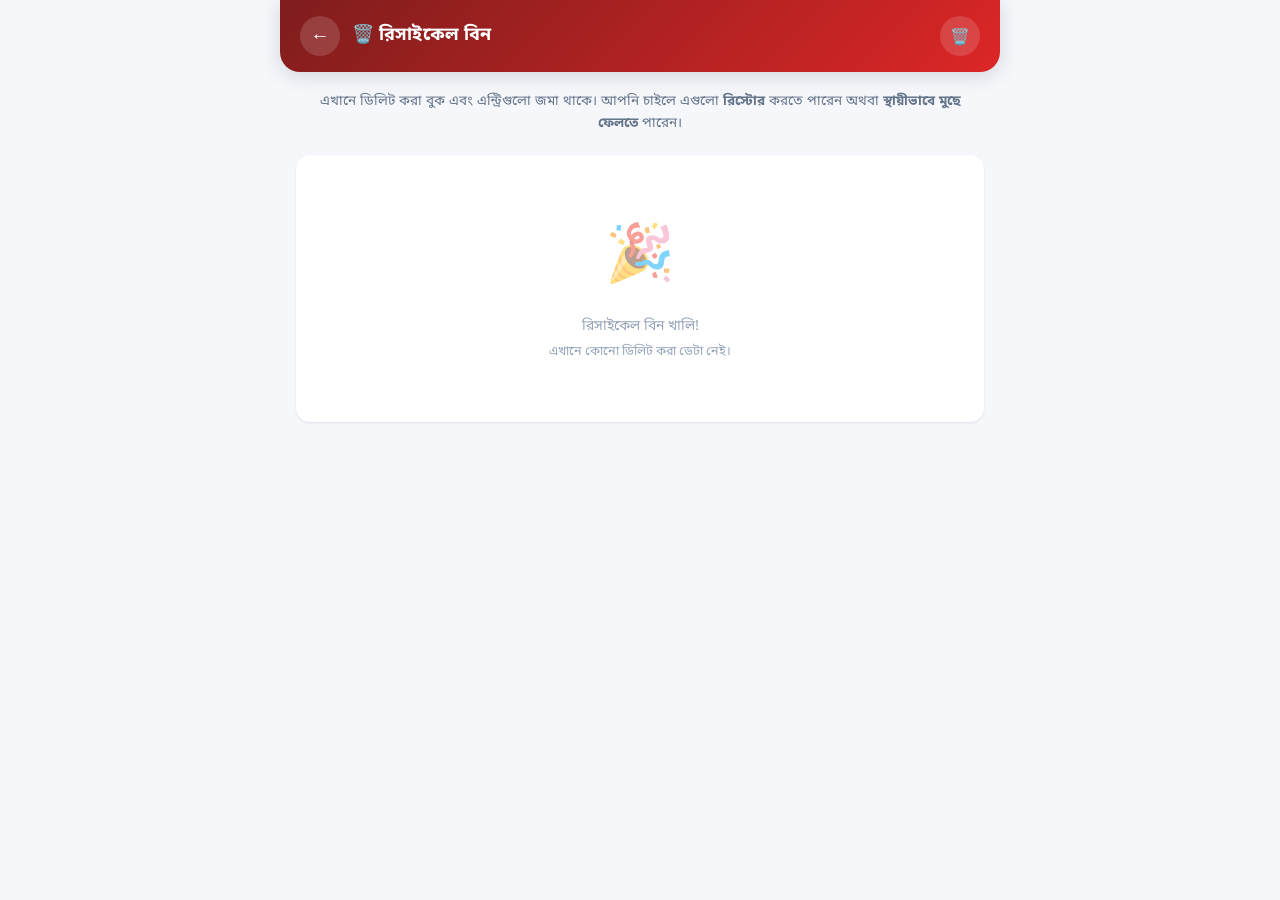
<file: recycle-bin.html>
<!DOCTYPE html>
<html lang="bn">
<head>
<meta charset="UTF-8">
<meta name="viewport" content="width=device-width, initial-scale=1.0, maximum-scale=1.0, user-scalable=no">
<meta name="theme-color" content="#0F172A">
<title>রিসাইকেল বিন — লিখিপাতা</title>
<link rel="manifest" href="manifest.json">
<link rel="icon" type="image/png" href="logo-192.png">
<link rel="preconnect" href="https://fonts.googleapis.com">
<link rel="preconnect" href="https://fonts.gstatic.com" crossorigin>
<link href="https://fonts.googleapis.com/css2?family=Noto+Sans+Bengali:wght@300;400;500;600;700;800&display=swap" rel="stylesheet">
<link rel="stylesheet" href="css/common.css">
<style>
  .recycle-card {
    background: var(--bg-card);
    border-radius: var(--radius-md);
    padding: 16px;
    margin-bottom: 12px;
    box-shadow: var(--shadow-sm);
    border: 1px solid rgba(0,0,0,0.03);
    transition: transform 0.2s ease, box-shadow 0.2s ease;
  }
  .recycle-card:hover {
    box-shadow: var(--shadow-md);
    transform: translateY(-2px);
  }
  .recycle-header {
    display: flex;
    justify-content: space-between;
    align-items: center;
    margin-bottom: 12px;
    font-size: 12px;
    color: var(--text-muted);
    border-bottom: 1px dashed #E2E8F0;
    padding-bottom: 10px;
  }
  .recycle-tag {
    background: #FEE2E2;
    color: #DC2626;
    padding: 4px 10px;
    border-radius: 20px;
    font-weight: 700;
    font-size: 11px;
    display: flex;
    align-items: center;
    gap: 5px;
  }
  .recycle-tag.entry { background: #E0E7FF; color: #4338CA; }
  .recycle-body { font-size: 14px; color: var(--text-main); margin-bottom: 16px; line-height: 1.6; }
  .recycle-body strong { color: var(--primary); }
  .recycle-actions { display: flex; gap: 10px; }
  .recycle-actions button {
    flex: 1; padding: 12px; border: none;
    border-radius: var(--radius-sm); font-size: 13.5px; font-weight: 600;
    cursor: pointer; font-family: inherit; transition: 0.2s ease;
  }
  .btn-restore { background: #D1FAE5; color: #059669; }
  .btn-restore:hover { background: #A7F3D0; }
  .btn-permanent { background: #FEE2E2; color: #DC2626; }
  .btn-permanent:hover { background: #FECACA; }
  .empty-bin {
    text-align: center; padding: 60px 20px; color: #94A3B8;
    background: var(--bg-card); border-radius: var(--radius-md);
    box-shadow: var(--shadow-sm);
  }
  .empty-bin .icon { font-size: 56px; margin-bottom: 14px; opacity: 0.5; }
  .empty-bin p { font-size: 14px; }
  .section-title {
    font-size: 15px; font-weight: 700; color: var(--text-muted);
    margin: 20px 4px 12px; display: flex; justify-content: space-between; align-items: center;
  }
  .section-title .count {
    background: rgba(220, 38, 38, 0.1); color: #DC2626;
    padding: 2px 10px; border-radius: 20px; font-size: 12px;
  }
  body.dark-mode .recycle-card { border-color: #334155; }
  body.dark-mode .recycle-header { border-color: #334155; }
  body.amoled-mode .recycle-card { border-color: #333; }
  body.amoled-mode .recycle-header { border-color: #333; }
</style>
</head>
<body>

<div class="app">
  <div class="header" style="background: linear-gradient(135deg, #7F1D1D 0%, #DC2626 100%);">
    <button class="back-btn" onclick="window.location.href='index.html'">←</button>
    <h1>🗑️ রিসাইকেল বিন</h1>
    <button class="header-icon-btn" onclick="emptyBin()" title="সব মুছে ফেলুন" style="font-size: 16px;">🗑️</button>
  </div>

  <div class="screen">
    <div style="text-align: center; margin-bottom: 20px; padding: 0 10px;">
      <p style="font-size: 13.5px; color: var(--text-muted); line-height: 1.6;">
        এখানে ডিলিট করা বুক এবং এন্ট্রিগুলো জমা থাকে। আপনি চাইলে এগুলো <b>রিস্টোর</b> করতে পারেন অথবা <b>স্থায়ীভাবে মুছে ফেলতে</b> পারেন।
      </p>
    </div>

    <div id="booksSection" style="display:none;">
      <div class="section-title">
        <span>📚 ডিলিট করা বুক</span>
        <span class="count" id="booksCount">০টি</span>
      </div>
      <div id="trashedBooksList"></div>
    </div>

    <div id="entriesSection" style="display:none;">
      <div class="section-title">
        <span>📝 ডিলিট করা এন্ট্রি</span>
        <span class="count" id="entriesCount">০টি</span>
      </div>
      <div id="trashedEntriesList"></div>
    </div>

    <div class="empty-bin" id="emptyBinState" style="display:none;">
      <div class="icon">🎉</div>
      <p>রিসাইকেল বিন খালি!</p>
      <p style="font-size: 12.5px; margin-top: 5px;">এখানে কোনো ডিলিট করা ডেটা নেই।</p>
    </div>
  </div>
</div>

<div class="toast" id="toast"></div>

<script src="js/config.js"></script>
<script src="js/common.js"></script>
<script src="js/ui.js"></script>
<script src="js/storage-indexeddb.js"></script>
<script>
  let trashedBooks = [];
  let trashedEntries = [];

  function loadTrashData() {
    trashedBooks = loadFromStorage('likhipata_trash_books', []);
    trashedEntries = loadFromStorage('likhipata_trash_entries', []);
    renderLists();
  }
  
  function renderLists() {
    const booksSection = document.getElementById('booksSection');
    const entriesSection = document.getElementById('entriesSection');
    const emptyState = document.getElementById('emptyBinState');

    if (trashedBooks.length > 0) {
      booksSection.style.display = 'block';
      document.getElementById('booksCount').textContent = toBn(trashedBooks.length) + 'টি';
      document.getElementById('trashedBooksList').innerHTML = trashedBooks.map(item => {
        const entryCount = item.entries ? item.entries.length : 0;
        const delDate = new Date(item.deletedAt).toLocaleString('bn-BD');
        return `
          <div class="recycle-card">
            <div class="recycle-header">
              <span class="recycle-tag">বুক</span>
              <span>ডিলিট: ${delDate}</span>
            </div>
            <div class="recycle-body">
              <div style="display:flex; align-items:center; gap:10px;">
                <span style="font-size:24px;">${item.icon || '📘'}</span>
                <div>
                  <strong>${escapeHtml(item.name)}</strong>
                  <div style="font-size:12px; color:var(--text-muted); margin-top:2px;">
                    ${toBn(entryCount)}টি এন্ট্রি ছিল
                  </div>
                </div>
              </div>
            </div>
            <div class="recycle-actions">
              <button class="btn-restore" onclick="restoreBook('${item.id}')">↩️ রিস্টোর</button>
              <button class="btn-permanent" onclick="permanentDeleteBookUI('${item.id}')">স্থায়ীভাবে মুছুন</button>
            </div>
          </div>
        `;
      }).join('');
    } else {
      booksSection.style.display = 'none';
    }

    if (trashedEntries.length > 0) {
      entriesSection.style.display = 'block';
      document.getElementById('entriesCount').textContent = toBn(trashedEntries.length) + 'টি';
      document.getElementById('trashedEntriesList').innerHTML = trashedEntries.map(item => {
        const delDate = new Date(item.deletedAt).toLocaleString('bn-BD');
        let preview = '';
        const keys = Object.keys(item).filter(k => !['id', 'bookId', 'deletedAt', 'createdAt', 'updatedAt'].includes(k));
        if (keys.length > 0) {
          preview = keys.slice(0, 2).map(k => {
            let val = item[k];
            if (typeof val === 'boolean') val = val ? 'হ্যাঁ' : 'না';
            if (typeof val === 'number') val = toBn(val);
            return `<span style="font-size:12px; color:var(--text-muted);">${escapeHtml(String(val).slice(0, 20))}</span>`;
          }).join(' • ');
        }

        let bookName = '⚠️ অজানা বুক (রিস্টোর সম্ভব নয়)';
        const parentBook = getBooks().find(b => b.id === item.bookId);
        if (parentBook) bookName = parentBook.name;

        return `
          <div class="recycle-card">
            <div class="recycle-header">
              <span class="recycle-tag entry">এন্ট্রি</span>
              <span>ডিলিট: ${delDate}</span>
            </div>
            <div class="recycle-body">
              <div style="font-size:13px; margin-bottom:6px;">
                <strong>বুক:</strong> ${escapeHtml(bookName)}
              </div>
              <div style="font-size:12.5px; color:var(--text-muted);">
                ${preview || 'কোনো ডেটা নেই'}
              </div>
            </div>
            <div class="recycle-actions">
              <button class="btn-restore" onclick="restoreEntry('${item.id}')" ${!parentBook ? 'disabled style="opacity:0.5;cursor:not-allowed;"' : ''}>↩️ রিস্টোর</button>
              <button class="btn-permanent" onclick="permanentDeleteEntryUI('${item.id}')">স্থায়ীভাবে মুছুন</button>
            </div>
          </div>
        `;
      }).join('');
    } else {
      entriesSection.style.display = 'none';
    }

    if (trashedBooks.length === 0 && trashedEntries.length === 0) {
      emptyState.style.display = 'block';
    } else {
      emptyState.style.display = 'none';
    }
  }

  function restoreBook(id) {
    if (!confirm('এই বুকটি এবং এর সব এন্ট্রি কি ফিরিয়ে আনতে চান?')) return;
    if (restoreBookFromTrash(id)) {
      showToast('বুক সফলভাবে রিস্টোর হয়েছে', 'success');
      loadTrashData();
    } else {
      showToast('রিস্টোর করা যায়নি', 'error');
    }
  }

  function permanentDeleteBookUI(id) {
    if (!confirm('এটি স্থায়ীভাবে মুছে ফেলবেন? এটি আর ফিরিয়ে আনা যাবে না!')) return;
    if (permanentlyDeleteBook(id)) {
      showToast('বুক স্থায়ীভাবে মুছে ফেলা হয়েছে', 'success');
      loadTrashData();
    } else {
      showToast('মুছে ফেলা ব্যর্থ', 'error');
    }
  }

  function restoreEntry(id) {
    if (!confirm('এই এন্ট্রিটি কি ফিরিয়ে আনতে চান?')) return;
    if (restoreEntryFromTrash(id)) {
      showToast('এন্ট্রি সফলভাবে রিস্টোর হয়েছে', 'success');
      loadTrashData();
    } else {
      showToast('রিস্টোর করা যায়নি — বুকটি হয়তো ডিলিট হয়ে গেছে', 'error');
    }
  }

  function permanentDeleteEntryUI(id) {
    if (!confirm('এটি স্থায়ীভাবে মুছে ফেলবেন? এটি আর ফিরিয়ে আনা যাবে না!')) return;
    if (permanentlyDeleteEntry(id)) {
      showToast('এন্ট্রি স্থায়ীভাবে মুছে ফেলা হয়েছে', 'success');
      loadTrashData();
    } else {
      showToast('মুছে ফেলা ব্যর্থ', 'error');
    }
  }

  function emptyBin() {
    if (trashedBooks.length === 0 && trashedEntries.length === 0) {
      showToast('বিন আগে থেকেই খালি', 'error');
      return;
    }
    if (!confirm('রিসাইকেল বিনের সব ডেটা স্থায়ীভাবে মুছে ফেলবেন?')) return;
    emptyRecycleBin();
    showToast('বিন খালি করা হয়েছে', 'success');
    loadTrashData();
  }

  document.addEventListener('DOMContentLoaded', async () => {
    if (typeof initStorage === 'function') await initStorage();
    applyTheme(getTheme());
    loadTrashData();
  });
</script>
</body>
</html>
</file>
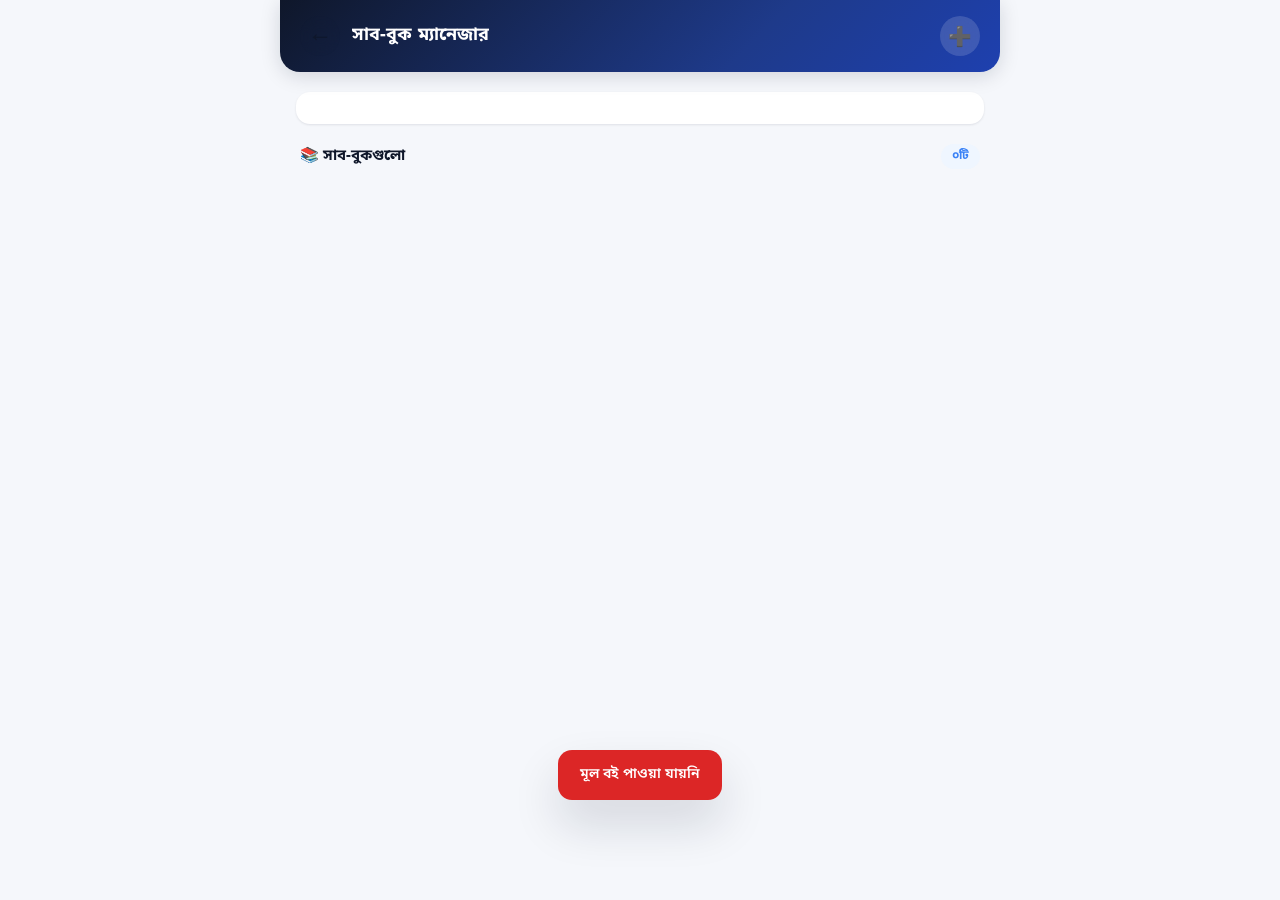
<file: sub-books.html>
<!DOCTYPE html>
<html lang="bn">
<head>
<meta charset="UTF-8">
<meta name="viewport" content="width=device-width, initial-scale=1.0, maximum-scale=1.0, user-scalable=no">
<meta name="theme-color" content="#1E3A8A">
<title>সাব-বুক ম্যানেজার — লিখিপাতা</title>
<link rel="manifest" href="manifest.json">
<link rel="icon" type="image/png" href="logo-192.png">
<link rel="preconnect" href="https://fonts.googleapis.com">
<link rel="preconnect" href="https://fonts.gstatic.com" crossorigin>
<link href="https://fonts.googleapis.com/css2?family=Noto+Sans+Bengali:wght@300;400;500;600;700;800&display=swap" rel="stylesheet">
<link rel="stylesheet" href="css/common.css">
<link rel="stylesheet" href="css/dashboard.css">
<link rel="stylesheet" href="css/sync-backup.css">
<link rel="stylesheet" href="css/dashboard-book.css">
<style>
  /* সাব-বুক পেজের জন্য কিছু কাস্টম স্টাইল */
  .sub-books-header {
    background: var(--bg-card);
    padding: 16px;
    border-radius: var(--radius-md);
    margin-bottom: 20px;
    box-shadow: var(--shadow-sm);
    display: flex;
    align-items: center;
    gap: 16px;
  }
  .sub-books-header-icon {
    font-size: 40px;
    width: 64px;
    height: 64px;
    display: flex;
    align-items: center;
    justify-content: center;
    border-radius: 16px;
  }
  .sub-books-header-info h2 {
    font-size: 20px;
    margin-bottom: 4px;
    color: var(--text-main);
  }
  .sub-books-header-info p {
    font-size: 13px;
    color: var(--text-muted);
  }
  .back-btn {
    background: none;
    border: none;
    font-size: 24px;
    cursor: pointer;
    color: var(--text-main);
    padding: 0 10px;
  }
</style>
</head>
<body>

<div class="app">
  <div class="header">
    <button class="back-btn" onclick="goBackToHome()">←</button>
    <h1>সাব-বুক ম্যানেজার</h1>
    <button class="header-icon-btn" onclick="openCreateSubBookModal()" title="নতুন সাব-বুক">➕</button>
  </div>

  <div class="screen">
    
    <!-- মূল বইয়ের তথ্য -->
    <div class="sub-books-header" id="parentBookHeader">
      <!-- JS দিয়ে পূরণ হবে -->
    </div>

    <!-- সাব-বুক লিস্ট -->
    <div class="books-section">
      <div class="section-title-wrap">
        <h3>📚 সাব-বুকগুলো</h3>
        <span class="count-badge" id="subBookCount">০টি</span>
      </div>
      <div class="books-list" id="subBooksList"></div>
      
      <!-- খালি অবস্থা -->
      <div class="empty-state" id="emptyState" style="display:none;">
        <div class="icon">📂</div>
        <h3>এখনো কোনো সাব-বুক নেই</h3>
        <p>উপরের "+" বাটনে ক্লিক করে আপনার প্রথম সাব-বুক তৈরি করুন!</p>
      </div>
    </div>
  </div>
</div>

<!-- ========== SUB-BOOK CREATE MODAL ========== -->
<div class="modal-overlay" id="subBookModal" onclick="if(event.target===this) closeSubBookModal()">
  <div class="modal-content">
    <h3>
      <span id="subBookModalTitle">নতুন সাব-বুক তৈরি করুন</span>
      <button class="close-x" onclick="closeSubBookModal()">✕</button>
    </h3>
    
    <div class="form-group">
      <label>সাব-বুকের নাম <span class="req">*</span></label>
      <input type="text" id="subBookNameInput" placeholder="যেমন: দৈনিক বিক্রি, খরচের হিসাব..." maxlength="50">
    </div>
    
    <div class="form-group">
      <label>আইকন (ইমোজি)</label>
      <input type="text" id="subBookIconInput" placeholder="📁" style="font-size:24px; text-align:center;">
    </div>

    <div class="form-group">
  <label>সাব-বুকের ধরন</label>
  <select id="subBookTypeInput" style="width:100%; padding:12px; border-radius:8px; border:1.5px solid var(--border-subtle); font-family:inherit; font-size:14px;">
    <option value="normal">📘 সাধারণ সাব-বুক (ডেটা এন্ট্রি)</option>
    <option value="dashboard">📊 ড্যাশবোর্ড সাব-বুক (সামারি)</option>
  </select>
    </div>

    <div class="form-group">
      <label>রঙ</label>
      <input type="hidden" id="subBookColorInput" value="linear-gradient(135deg,#DBEAFE,#BFDBFE)">
      <div style="display:flex; gap:10px; flex-wrap:wrap; margin-bottom: 12px;">
        <div class="color-option" data-color="linear-gradient(135deg,#DBEAFE,#BFDBFE)" onclick="selectSubBookColor(this.dataset.color)" style="width:40px; height:40px; border-radius:10px; background:linear-gradient(135deg,#DBEAFE,#BFDBFE); cursor:pointer; border:3px solid transparent;"></div>
        <div class="color-option" data-color="linear-gradient(135deg,#D1FAE5,#A7F3D0)" onclick="selectSubBookColor(this.dataset.color)" style="width:40px; height:40px; border-radius:10px; background:linear-gradient(135deg,#D1FAE5,#A7F3D0); cursor:pointer; border:3px solid transparent;"></div>
        <div class="color-option" data-color="linear-gradient(135deg,#FEF3C7,#FDE68A)" onclick="selectSubBookColor(this.dataset.color)" style="width:40px; height:40px; border-radius:10px; background:linear-gradient(135deg,#FEF3C7,#FDE68A); cursor:pointer; border:3px solid transparent;"></div>
        <div class="color-option" data-color="linear-gradient(135deg,#FCE7F3,#FBCFE8)" onclick="selectSubBookColor(this.dataset.color)" style="width:40px; height:40px; border-radius:10px; background:linear-gradient(135deg,#FCE7F3,#FBCFE8); cursor:pointer; border:3px solid transparent;"></div>
      </div>
    </div>

    <div class="modal-actions">
      <button class="btn btn-cancel" onclick="closeSubBookModal()">বাতিল</button>
      <button class="btn btn-save" onclick="saveSubBook()">সেভ করুন</button>
    </div>
  </div>
</div>

<!-- Toast -->
<div class="toast" id="toast"></div>

<!-- স্ক্রিপ্টসমূহ -->
<script src="js/config.js"></script>
<script src="js/common.js"></script>
<script src="js/ui.js"></script>
<script src="js/storage-indexeddb.js"></script>
<script src="js/sync-status.js"></script>
<script src="js/sub-books.js"></script> <!-- 👈 নতুন JS ফাইল -->

</body>
</html>
</file>
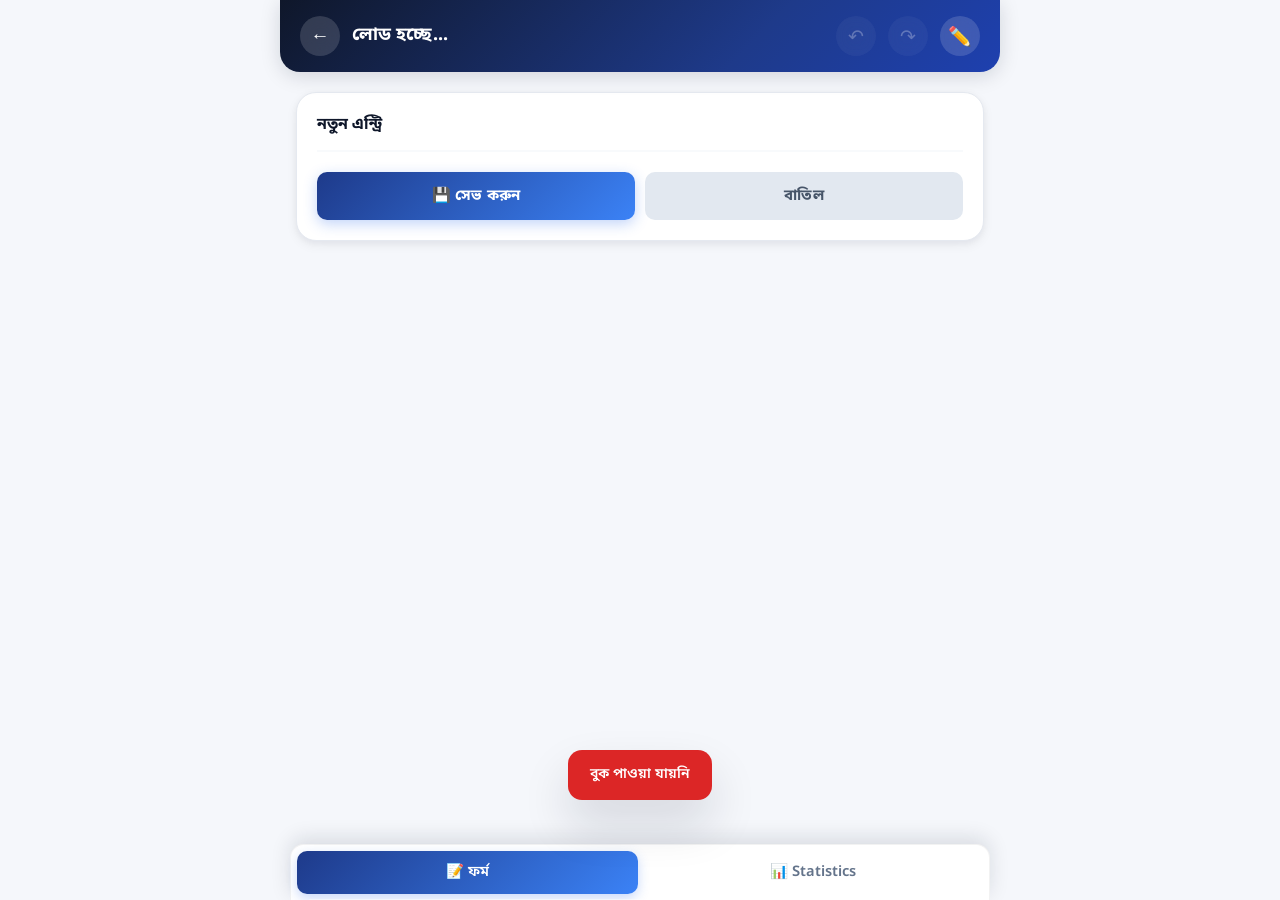
<file: view.html>
<!DOCTYPE html>
<html lang="bn">
<head>
<meta charset="UTF-8">
<meta name="viewport" content="width=device-width, initial-scale=1.0, maximum-scale=1.0, user-scalable=no">
<meta name="theme-color" content="#0F172A">
<title>এন্ট্রি ভিউ — লিখিপাতা</title>
<link rel="manifest" href="manifest.json">
<link rel="icon" type="image/png" href="logo-192.png">
<!-- Premium Font -->
<link rel="preconnect" href="https://fonts.googleapis.com">
<link rel="preconnect" href="https://fonts.gstatic.com" crossorigin>
<link href="https://fonts.googleapis.com/css2?family=Noto+Sans+Bengali:wght@300;400;500;600;700;800&display=swap" rel="stylesheet">
<link rel="stylesheet" href="css/common.css">
<link rel="stylesheet" href="css/view.css">
<link rel="stylesheet" href="css/dashboard-book.css">
</head>
<body>

<div class="app">
  <div class="header">
    <button class="back-btn" onclick="goBack()">←</button>
    <h1 id="pageTitle">লোড হচ্ছে...</h1>

     <!-- 👇 নতুন: আনডু / রিডু বাটন -->
  <button class="header-icon-btn" id="viewUndoBtn" onclick="undoForm()" title="আনডু" 
    style="opacity: 0.3; pointer-events: none;">↶</button>
  <button class="header-icon-btn" id="viewRedoBtn" onclick="redoForm()" title="রিডু" 
    style="opacity: 0.3; pointer-events: none;">↷</button>

        <!-- 👇 নতুন: ফর্মুলা দেখার বাটন -->
    <button class="header-icon-btn" id="viewFormulaInfoBtn" onclick="openFormulaInfoModal()" title="ফর্মুলা তালিকা" style="display:none;">ƒx</button>

    <button class="header-icon-btn" onclick="openBuilder()" title="এডিট">✏️</button>
  </div>

  <div class="screen">
    <!-- Print Header (Only visible when printing) -->
    <div class="print-header" id="printHeader">
      <h1 id="printTitle">লিখিপাতা</h1>
      <p id="printDate"></p>
    </div>

    <!-- Tabs -->
    <div class="view-tabs">
      <button class="view-tab active" id="tabForm" onclick="switchViewTab('form')">📝 ফর্ম</button>
      <button class="view-tab" id="tabTable" onclick="switchViewTab('table')">📊 Statistics</button>
    </div>

    <!-- Form View -->
    <div id="formView">
      <div class="form-card">
        <h2>
          <span id="formTitle">নতুন এন্ট্রি</span>
          <span class="edit-badge" id="editBadge" style="display:none;">এডিট</span>
        </h2>
        <div id="dynamicForm"></div>
        
        <!-- No Fields State -->
        <div class="no-fields-state" id="noFieldsState" style="display:none;">
          <div class="icon">📋</div>
          <h3>কোনো ফিল্ড নেই</h3>
          <p>এই বুকের জন্য এখনো কোনো ফিল্ড তৈরি করা হয়নি। আগে ফিল্ড তৈরি করুন।</p>
          <button onclick="openBuilder()">ফিল্ড তৈরি করুন</button>
        </div>

        <!-- Form Buttons -->
        <!-- 📋 ক্লিপবোর্ড সাজেশন (কপি করা ডেটা থাকলে দেখাবে) -->
<div class="clipboard-suggestion" id="clipboardSuggestion" style="display:none;">
  <div class="clipboard-icon">📋</div>
  <div class="clipboard-body">
    <strong id="clipboardTitle">কপি করা ডেটা আছে</strong>
    <p id="clipboardSubtitle">চাইলে এই ফর্মে বসাতে পারেন</p>
  </div>
  <div class="clipboard-actions">
    <button class="clipboard-btn-apply" onclick="pasteEntryFromClipboard()">পেস্ট</button>
    <button class="clipboard-btn-dismiss" onclick="dismissClipboardSuggestion()" title="বন্ধ করুন">✕</button>
  </div>
</div>

<div class="btn-row" id="formBtnRow">
  <button class="btn btn-save" onclick="saveEntry()">💾 সেভ করুন</button>
  <button class="btn btn-cancel" onclick="cancelForm()">বাতিল</button>
  <button class="btn btn-delete" id="deleteBtn" onclick="deleteCurrent()" style="display:none;">🗑️ ডিলিট</button>
</div>
      </div>
    </div>

    <!-- Table View -->
    <div id="tableView" style="display:none;">
      <!-- Statistics Summary -->
      <div class="summary-strip" id="summaryStrip">
        <!-- Dynamically populated by JS -->
      </div>

      <!-- Toolbar -->
      <div class="table-toolbar">
        <input type="text" class="table-search" id="tableSearch" placeholder="🔍 সার্চ করুন..." oninput="updateTableAndSummaries()">
        
        <div class="table-toolbar-row">
          <button class="table-tool-btn" id="filterBtn" onclick="toggleFilterPanel()">🔽 ফিল্টার</button>
          <button class="table-tool-btn" id="sortBtn" onclick="toggleSortPanel()">↕️ সর্ট</button>
          <button class="table-tool-btn select" id="selectModeBtn" onclick="isSelectMode ? exitSelectMode() : enterSelectMode()">☑ Select</button>
          <button class="table-tool-btn export" onclick="openExportSheet()">📥 এক্সপোর্ট</button>
          <button class="table-tool-btn" onclick="openImportSheet()" style="background:#ECFDF5; border-color:#A7F3D0; color:#047857;">📤 ইমপোর্ট</button>
          <button class="table-tool-btn" onclick="openChartModal()" style="background: #FEF3C7; border-color: #FDE68A; color: #92400E;">
           📊 চার্ট
            </button>
        </div>

        <!-- Filter Panel -->
                <!-- Filter Panel -->
        <div class="filter-panel" id="filterPanel">
          <label>তারিখ অনুযায়ী ফিল্টার</label>
          <select id="filterDate" onchange="toggleDateRange(); updateTableAndSummaries();">
            <option value="">সব</option>
            <option value="today">আজ</option>
            <option value="week">গত ৭ দিন</option>
            <option value="month">এই মাস</option>
            <option value="year">এই বছর</option>
            <option value="custom">কাস্টম তারিখ রেঞ্জ</option>
          </select>
          
          <!-- Date Range Inputs -->
          <div id="dateRangeInputs" style="display: none; margin-top: 10px;">
            <label style="margin-top: 10px;">শুরুর তারিখ</label>
            <input type="date" id="filterStartDate" onchange="updateTableAndSummaries()"> 
            
            <label style="margin-top: 10px;">শেষ তারিখ</label>
            <input type="date" id="filterEndDate" onchange="updateTableAndSummaries()">
            
          </div>
        </div>

        <!-- Sort Panel -->
<div class="filter-panel" id="sortPanel">
  <label>সাজান</label>
  <select id="sortBy" onchange="onSortByChange()">
    <option value="newest">নতুন আগে (তৈরি)</option>
    <option value="oldest">পুরোনো আগে (তৈরি)</option>
    <option value="updated_desc">সর্বশেষ এডিট আগে</option>
    <option value="updated_asc">সর্বশেষ এডিট পুরোনো</option>
    <option value="date_newest">তারিখ অনুযায়ী নতুন</option>
    <option value="date_oldest">তারিখ অনুযায়ী পুরোনো</option>
    <option value="field_desc">বড় → ছোট</option>
    <option value="field_asc">ছোট → বড়</option>
    
  </select>

  <!-- 👇 নতুন: কোন ফিল্ড দিয়ে সর্ট করবেন (শুধু field_desc/field_asc/az/za হলে দেখাবে) -->
  <div id="sortFieldWrap" style="display:none; margin-top:10px;">
    <label style="margin-top:10px;">কোন ফিল্ড দিয়ে?</label>
    <select id="sortFieldKey" onchange="updateTableAndSummaries()"></select>
  </div>
</div>

      <!-- Selection Bar -->
      <div class="selection-bar" id="selectionBar">
        <span class="count" id="selCount">০টি নির্বাচিত</span>
        <button onclick="toggleSelectAll()">সব সিলেক্ট</button>
        <button class="danger" onclick="deleteSelected()">ডিলিট</button>
      </div>

      <!-- Table -->
      <div class="view-table-card">
        <div class="view-table-wrap">
          <table class="view-table">
            <thead id="tableHead"></thead>
            <tbody id="tableBody"></tbody>
          </table>
        </div>
        <div class="table-empty" id="tableEmpty" style="display:none;">
          <div class="icon">📭</div>
          <p>কোনো ডেটা নেই</p>
        </div>
      </div>
    </div>
  </div>
</div>

<!-- Export Sheet -->
<div class="sheet-overlay" id="exportOverlay" onclick="closeExportSheet()"></div>
<div class="bottom-sheet" id="exportSheet">
  <div class="sheet-drag"></div>
  <div class="sheet-title">এক্সপোর্ট ফরম্যাট নির্বাচন করুন</div>
  <div class="sheet-options">
    <button class="sheet-btn" onclick="exportCSV()">
      <span class="icon">📄</span>
      <span class="text">CSV</span>
    </button>
    <button class="sheet-btn" onclick="exportXLSXFromView()">
      <span class="icon">📊</span>
      <span class="text">Excel</span>
    </button>
    <button class="sheet-btn" onclick="exportPDF()">
      <span class="icon">🖨️</span>
      <span class="text">PDF</span>
    </button>
  </div>
  
    <button class="sheet-cancel" onclick="closeExportSheet()">বাতিল</button>
</div>

<!-- Import Sheet -->
<div class="sheet-overlay" id="importOverlay" onclick="closeImportSheet()"></div>
<div class="bottom-sheet" id="importSheet">
  <div class="sheet-drag"></div>
  <div class="sheet-title">ইমপোর্ট ফরম্যাট নির্বাচন করুন</div>
  <div class="sheet-options">
    <button class="sheet-btn" onclick="closeImportSheet(); openCsvImportFlow();" style="background:#ECFDF5; border-color:#A7F3D0;">
      <span class="icon">📥</span>
      <span class="text">CSV / Excel</span>
    </button>
  </div>
  <button class="sheet-cancel" onclick="closeImportSheet()">বাতিল</button>
</div>

<!-- ========== CHART MODAL ========== -->
<!-- ========== CHART MODAL ========== -->
<div class="modal-overlay" id="chartModal" onclick="if(event.target===this) closeChartModal()">
  <div class="modal-content" style="max-width: 500px; width: 95%; max-height: 90vh; overflow-y: auto;">
    <h3 style="border-bottom: 1px solid var(--border-subtle); padding-bottom: 12px; margin-bottom: 16px; display: flex; justify-content: space-between; align-items: center;">
      <span>📊 ডেটা ভিজুয়ালাইজেশন</span>
      <button class="close-x" onclick="closeChartModal()" style="background:none; border:none; font-size:20px; cursor:pointer; color:var(--text-muted);">✕</button>
    </h3>
    
    <!-- 👇 নতুন: ফিল্টার এবং ফিল্ড সিলেক্টর -->
    <div style="display: flex; flex-direction: column; gap: 10px; margin-bottom: 16px;">
      
      
      
      <!-- 👇 দিন, মাস, বছর ফিল্টার -->
      <div style="display: flex; gap: 8px;">
        <select id="chartDay" onchange="renderChart()" style="flex: 1; padding: 10px; border-radius: 8px; border: 1.5px solid var(--border-subtle); font-family: inherit; font-size: 13px; background: var(--bg-subtle); color: var(--text-main);">
          <option value="">সব দিন</option>
        </select>
        <select id="chartMonth" onchange="renderChart()" style="flex: 1; padding: 10px; border-radius: 8px; border: 1.5px solid var(--border-subtle); font-family: inherit; font-size: 13px; background: var(--bg-subtle); color: var(--text-main);">
          <option value="">সব মাস</option>
        </select>
        <select id="chartYear" onchange="renderChart()" style="flex: 1; padding: 10px; border-radius: 8px; border: 1.5px solid var(--border-subtle); font-family: inherit; font-size: 13px; background: var(--bg-subtle); color: var(--text-main);">
          <option value="">সব বছর</option>
        </select>
      </div>
    </div>

    <!-- চার্ট ক্যানভাস কন্টেইনার (এখানে একাধিক চার্ট তৈরি হবে) -->
<div id="chartCanvasContainer" style="width: 100%; padding: 0 10px;">
  <!-- JS দিয়ে চার্টগুলো এখানে বসবে -->
</div>
    
    <!-- সামারি স্ট্যাটস -->
    <div id="chartSummaryText" style="text-align: center; font-size: 13px; color: var(--text-muted); margin-top: 12px; font-weight: 600;"></div>

    <div class="modal-actions" style="margin-top: 20px;">
      <button class="btn btn-cancel" onclick="closeChartModal()">বন্ধ করুন</button>
    </div>
  </div>
</div>

<!-- Delete Modal -->
  
<div class="modal-overlay" id="deleteModal" onclick="if(event.target===this) closeDeleteModal()">
  <div class="modal-content">
    <h3>
      <span>⚠️ ডিলিট নিশ্চিতকরণ</span>
      <button class="close-x" onclick="closeDeleteModal()">✕</button>
    </h3>
    <p id="deleteMessage" style="font-size:14.5px; color:#475569; line-height:1.6; margin-bottom:20px;">এই এন্ট্রিটি ডিলিট করবেন?</p>
    <div class="modal-actions">
      <button class="btn btn-cancel" onclick="closeDeleteModal()">বাতিল</button>
      <button class="btn btn-delete" onclick="confirmDelete()">হ্যাঁ, ডিলিট</button>
    </div>
  </div>
</div>

<!-- ========== CALC HISTORY MODAL ========== -->
<div class="modal-overlay" id="calcHistoryModal" onclick="if(event.target===this) closeCalcHistory()">
  <div class="modal-content calc-history-modal-content">
    <div class="calc-history-header">
      <div class="calc-history-header-left">
        <div class="calc-history-icon-box">🧮</div>
        <div>
          <h3 id="calcHistoryFieldLabel">হিসাবের ইতিহাস</h3>
          <p class="calc-history-subtitle">সর্বশেষ করা হিসাব</p>
        </div>
      </div>
      <button class="close-x" onclick="closeCalcHistory()">✕</button>
    </div>

    <div class="calc-history-body" id="calcHistoryBody">
      <!-- JS দিয়ে পূরণ হবে -->
    </div>

    <div class="modal-actions">
      <button class="btn btn-cancel" onclick="closeCalcHistory()">বন্ধ করুন</button>
    </div>
  </div>
</div>

  <!-- ========== FORMULA INFO MODAL ========== -->
<div class="modal-overlay" id="formulaInfoModal" onclick="if(event.target===this) closeFormulaInfoModal()">
  <div class="modal-content" style="max-width: 460px; width: 95%;">
    <h3 style="border-bottom: 1px solid var(--border-subtle); padding-bottom: 12px; margin-bottom: 16px; display: flex; justify-content: space-between; align-items: center;">
      <span>🧮 ব্যবহৃত ফর্মুলা সমূহ</span>
      <button class="close-x" onclick="closeFormulaInfoModal()" style="background:none; border:none; font-size:20px; cursor:pointer; color:var(--text-muted);">✕</button>
    </h3>

    <div id="formulaInfoBody" style="display: flex; flex-direction: column; gap: 12px; max-height: 60vh; overflow-y: auto;">
      <!-- JS দিয়ে ফর্মুলাগুলো এখানে বসবে -->
    </div>

    <div class="modal-actions" style="margin-top: 20px;">
      <button class="btn btn-cancel" onclick="closeFormulaInfoModal()">বন্ধ করুন</button>
    </div>
  </div>
</div>


<!-- FAB (Floating Action Button) for adding new entry -->
<button class="fab-add-entry" id="fabAddEntry" onclick="cancelForm(); switchViewTab('form')" title="নতুন এন্ট্রি">
  <span>+</span>
</button>

<!-- CSV Import file input -->
<input type="file" id="csvImportFileInput"
  accept=".csv,.xlsx,text/csv,application/vnd.openxmlformats-officedocument.spreadsheetml.sheet"
  style="display:none;" onchange="handleCsvFileSelected(event)">

<!-- ========== CSV IMPORT MODAL ========== -->
<div class="modal-overlay" id="csvImportModal" onclick="if(event.target===this) closeCsvImportModal()">
  <div class="modal-content csv-import-modal-content">
    <h3>
      <span>📥 CSV ইমপোর্ট</span>
      <button class="close-x" onclick="closeCsvImportModal()">✕</button>
    </h3>

    <p class="csv-import-fileinfo" id="csvImportFileInfo"></p>

<!-- 👇 নতুন: Sheet selector -->
<div id="csvSheetSelectorWrap" style="display:none; margin-bottom: 14px;">
  <label style="font-size:12.5px; font-weight:700; color:var(--text-muted); display:block; margin-bottom:6px;">
    📑 কোন শিট থেকে ইমপোর্ট করবেন?
  </label>
  <select id="csvSheetSelector" onchange="onCsvSheetChange(this.value)"
    style="width:100%; padding:10px 12px; border:1.5px solid var(--border-subtle); border-radius:8px; font-family:inherit; font-size:14px; background:var(--bg-card); color:var(--text-main);">
  </select>
</div>

    <div class="csv-import-section">
      <h4 class="csv-import-section-title">🔗 কলাম ম্যাপিং</h4>
      <p class="csv-import-hint">CSV-এর কোন কলাম বুকের কোন ফিল্ডে যাবে সেটি ঠিক করুন। "বাদ দিন" রাখলে ওই কলাম ইমপোর্ট হবে না।</p>
      <div id="csvMappingList" class="csv-mapping-list"></div>
    </div>

    <div class="csv-import-section">
      <h4 class="csv-import-section-title">👁️ প্রিভিউ (প্রথম ৫টি সারি)</h4>
      <div class="csv-preview-wrap" id="csvPreviewTable"></div>
    </div>

    <div class="csv-import-summary" id="csvImportSummary"></div>

    <div class="modal-actions">
      <button class="btn btn-cancel" onclick="closeCsvImportModal()">বাতিল</button>
      <button class="btn btn-save" id="csvImportConfirmBtn" onclick="confirmCsvImport()">📥 ইমপোর্ট করুন</button>
    </div>
  </div>
</div>

<!-- Toast -->
<div class="toast" id="toast"></div>
<script src="js/chart.min.js"></script>
<script src="js/config.js"></script>
<script src="js/common.js"></script>
<script src="js/ui.js"></script>
<script src="js/storage-indexeddb.js"></script>
<script src="js/backup-manager.js"></script>
<script src="js/formula-engine.js"></script>
<script src="js/csv-import.js"></script>       <!-- 👈 নতুন -->
<script src="js/xlsx-engine.js"></script> 
<script src="js/csv-import-ui.js"></script>    <!-- 👈 নতুন -->
<script src="js/view.js"></script>
<script src="js/dashboard-book.js"></script>
</body>
</html>
</file>
<file: css/common.css>
/* ============================================================
   লিখিপাতা — Common Styles v2 (Professional)
   ============================================================ */

:root {
  --font-main: 'Noto Sans Bengali', 'Hind Siliguri', 'Segoe UI', system-ui, sans-serif;
  
  --bg-main: #F5F7FB;
  --bg-card: #FFFFFF;
  --bg-elevated: #FFFFFF;
  --bg-subtle: #F8FAFC;
  --text-main: #0F172A;
  --text-muted: #64748B;
  --text-faint: #94A3B8;
  
  --primary: #1E3A8A;
  --primary-light: #3B82F6;
  --primary-soft: #EFF6FF;
  --primary-gradient: linear-gradient(135deg, #1E3A8A 0%, #3B82F6 100%);
  --header-gradient: linear-gradient(135deg, #0F172A 0%, #1E3A8A 65%, #1E40AF 100%);
  --accent-gradient: linear-gradient(135deg, #6366F1, #8B5CF6);
  
  --success: #059669;
  --success-soft: #D1FAE5;
  --danger: #DC2626;
  --danger-soft: #FEE2E2;
  --warning: #D97706;
  --warning-soft: #FEF3C7;
  --info: #0284C7;
  --info-soft: #E0F2FE;
  
  --border-subtle: #E5E9F0;
  --border-strong: #CBD5E1;
  
  --shadow-sm: 0 1px 2px rgba(15,23,42,0.04), 0 1px 3px rgba(15,23,42,0.06);
  --shadow-md: 0 4px 12px rgba(15,23,42,0.06), 0 2px 6px rgba(15,23,42,0.04);
  --shadow-lg: 0 12px 32px rgba(15,23,42,0.10), 0 4px 12px rgba(15,23,42,0.06);
  --shadow-xl: 0 24px 48px rgba(15,23,42,0.14);
  
  --radius-xs: 6px;
  --radius-sm: 10px;
  --radius-md: 14px;
  --radius-lg: 20px;
  --radius-xl: 28px;
  
  --transition-fast: 0.15s cubic-bezier(0.4, 0, 0.2, 1);
  --transition-base: 0.25s cubic-bezier(0.4, 0, 0.2, 1);
  --transition-slow: 0.4s cubic-bezier(0.16, 1, 0.3, 1);
}

* {
  box-sizing: border-box;
  margin: 0;
  padding: 0;
  -webkit-tap-highlight-color: transparent;
}

html { scroll-behavior: smooth; }
html, body { height: 100%; }

body {
  font-family: var(--font-main);
  background: var(--bg-main);
  color: var(--text-main);
  overflow-x: hidden;
  font-size: 15px;
  line-height: 1.55;
  -webkit-font-smoothing: antialiased;
  -moz-osx-font-smoothing: grayscale;
  min-height: 100vh;
}

/* ============ App Container ============ */
.app {
  max-width: 720px;
  margin: 0 auto;
  min-height: 100vh;
  background: var(--bg-main);
  position: relative;
  padding-bottom: 20px;
}

/* ============ Header ============ */
.header {
  background: var(--header-gradient);
  color: white;
  padding: 16px 20px;
  display: flex;
  align-items: center;
  gap: 12px;
  border-radius: 0 0 var(--radius-lg) var(--radius-lg);
  box-shadow: 0 4px 20px rgba(15,23,42,0.15);
  position: sticky;
  top: 0;
  z-index: 100;
}
.header h1 {
  font-size: 18px;
  font-weight: 700;
  flex: 1;
  letter-spacing: 0.1px;
  white-space: nowrap;
  overflow: hidden;
  text-overflow: ellipsis;
}
.back-btn, .header-icon-btn {
  background: rgba(255,255,255,0.15);
  border: none;
  color: white;
  width: 40px;
  height: 40px;
  border-radius: 50%;
  font-size: 19px;
  cursor: pointer;
  display: flex;
  align-items: center;
  justify-content: center;
  transition: var(--transition-fast);
  flex-shrink: 0;
  backdrop-filter: blur(8px);
  -webkit-backdrop-filter: blur(8px);
}
.back-btn:hover, .header-icon-btn:hover {
  background: rgba(255,255,255,0.25);
  transform: scale(1.05);
}
.back-btn:active, .header-icon-btn:active {
  transform: scale(0.95);
}

/* ============ Screen ============ */
.screen {
  padding: 20px 16px;
  padding-bottom: 100px;
  animation: fadeIn 0.3s ease;
}
@keyframes fadeIn {
  from { opacity: 0; transform: translateY(8px); }
  to { opacity: 1; transform: translateY(0); }
}

/* ============ Form Card ============ */
.form-card {
  background: var(--bg-card);
  border-radius: var(--radius-lg);
  padding: 20px;
  box-shadow: var(--shadow-md);
  border: 1px solid var(--border-subtle);
  margin-bottom: 16px;
}
.form-card h2 {
  font-size: 16px;
  color: var(--text-main);
  font-weight: 700;
  margin-bottom: 18px;
  padding-bottom: 12px;
  border-bottom: 2px solid var(--bg-subtle);
  display: flex;
  align-items: center;
  justify-content: space-between;
}
.form-card h2 .edit-badge {
  background: var(--warning-soft);
  color: var(--warning);
  padding: 4px 11px;
  border-radius: 20px;
  font-size: 11px;
  font-weight: 700;
  letter-spacing: 0.3px;
}

/* ============ Form Group ============ */
.form-group {
  margin-bottom: 16px;
  position: relative;
}
.form-group label {
  display: block;
  font-size: 13px;
  color: #475569;
  font-weight: 600;
  margin-bottom: 7px;
}
.form-group label .req { color: var(--danger); }
.form-group label .opt {
  color: var(--text-faint);
  font-weight: 500;
  font-size: 11.5px;
}
.form-group input,
.form-group select,
.form-group textarea {
  width: 100%;
  padding: 13px 14px;
  border: 1.5px solid var(--border-subtle);
  border-radius: var(--radius-sm);
  font-size: 15px;
  font-family: var(--font-main);
  color: var(--text-main);
  background: var(--bg-subtle);
  transition: var(--transition-base);
}
.form-group input:focus,
.form-group select:focus,
.form-group textarea:focus {
  outline: none;
  border-color: var(--primary-light);
  box-shadow: 0 0 0 4px rgba(59,130,246,0.12);
  background: white;
}
.form-group textarea {
  min-height: 70px;
  resize: vertical;
}
.form-row {
  display: grid;
  grid-template-columns: 1fr 1fr;
  gap: 12px;
}

/* ============ Buttons ============ */
.btn-row {
  display: flex;
  gap: 10px;
  margin-top: 20px;
}
.btn {
  flex: 1;
  padding: 14px 16px;
  border: none;
  border-radius: var(--radius-sm);
  font-size: 15px;
  font-weight: 700;
  letter-spacing: 0.2px;
  cursor: pointer;
  font-family: var(--font-main);
  transition: var(--transition-base);
  display: inline-flex;
  align-items: center;
  justify-content: center;
  gap: 6px;
}
.btn:active { transform: scale(0.97); }
.btn:disabled {
  opacity: 0.5;
  cursor: not-allowed;
  transform: none !important;
}
.btn-save, .btn-primary {
  background: var(--primary-gradient);
  color: white;
  box-shadow: 0 4px 14px rgba(37,99,235,0.28);
}
.btn-save:hover:not(:disabled), .btn-primary:hover:not(:disabled) {
  transform: translateY(-1px);
  box-shadow: 0 8px 20px rgba(37,99,235,0.35);
}
.btn-cancel {
  background: #E2E8F0;
  color: #475569;
}
.btn-cancel:hover { background: #CBD5E1; }
.btn-delete {
  background: var(--danger);
  color: white;
  box-shadow: 0 2px 8px rgba(220,38,38,0.25);
}
.btn-delete:hover { background: #B91C1C; }

/* ============ Toast ============ */
.toast {
  position: fixed;
  bottom: 100px;
  left: 50%;
  transform: translateX(-50%) translateY(20px);
  background: #0F172A;
  color: white;
  padding: 14px 22px;
  border-radius: var(--radius-md);
  font-size: 14px;
  font-weight: 600;
  box-shadow: var(--shadow-xl);
  z-index: 2000;
  max-width: min(90%, 420px);
  text-align: center;
  opacity: 0;
  visibility: hidden;
  transition: opacity 0.3s ease, visibility 0.3s ease, transform 0.3s ease;
  display: flex;
  align-items: center;
  gap: 10px;
}
.toast.show {
  opacity: 1;
  visibility: visible;
  transform: translateX(-50%) translateY(0);
}
.toast.error { background: var(--danger); }
.toast.success { background: var(--success); }
.toast.warning { background: var(--warning); }
.toast .toast-action {
  background: rgba(255,255,255,0.2);
  color: white;
  border: none;
  padding: 6px 12px;
  border-radius: var(--radius-xs);
  font-size: 12px;
  font-weight: 700;
  cursor: pointer;
  font-family: inherit;
  margin-left: 6px;
  white-space: nowrap;
}
.toast .toast-action:hover {
  background: rgba(255,255,255,0.3);
}

/* ============ Modal ============ */
.modal-overlay {
  position: fixed;
  inset: 0;
  background: rgba(15,23,42,0.55);
  backdrop-filter: blur(6px);
  -webkit-backdrop-filter: blur(6px);
  display: none;
  align-items: center;
  justify-content: center;
  z-index: 500;
  padding: 20px;
  opacity: 0;
  transition: opacity 0.25s ease;
}
.modal-overlay.open {
  display: flex;
  opacity: 1;
}
.modal-content {
  background: var(--bg-card);
  border-radius: var(--radius-lg);
  padding: 24px 22px;
  width: 100%;
  max-width: 420px;
  box-shadow: var(--shadow-xl);
  max-height: 90vh;
  overflow-y: auto;
  animation: modalSlide 0.35s cubic-bezier(0.16, 1, 0.3, 1);
}
@keyframes modalSlide {
  from { opacity: 0; transform: translateY(30px) scale(0.96); }
  to { opacity: 1; transform: translateY(0) scale(1); }
}
.modal-content h3 {
  font-size: 17px;
  color: var(--primary);
  font-weight: 700;
  margin-bottom: 18px;
  display: flex;
  align-items: center;
  justify-content: space-between;
  gap: 8px;
}
.modal-content h3 .close-x {
  background: var(--bg-subtle);
  border: none;
  font-size: 18px;
  cursor: pointer;
  color: var(--text-muted);
  width: 32px;
  height: 32px;
  border-radius: 50%;
  display: flex;
  align-items: center;
  justify-content: center;
  transition: var(--transition-fast);
  font-family: inherit;
}
.modal-content h3 .close-x:hover {
  background: var(--border-subtle);
  color: var(--text-main);
}
.modal-actions {
  display: flex;
  gap: 10px;
  margin-top: 22px;
}
.modal-actions .btn { padding: 13px; font-size: 14px; }

/* ============ Confirm Modal (Custom) ============ */
.confirm-modal .modal-content {
  max-width: 380px;
  text-align: center;
}
.confirm-modal .confirm-icon {
  font-size: 48px;
  margin-bottom: 12px;
  display: block;
}
.confirm-modal .confirm-title {
  font-size: 18px;
  font-weight: 700;
  color: var(--text-main);
  margin-bottom: 8px;
  justify-content: center;
}
.confirm-modal .confirm-message {
  font-size: 14.5px;
  color: var(--text-muted);
  line-height: 1.6;
  margin-bottom: 20px;
}
.confirm-modal .modal-actions { margin-top: 0; }

/* ============ Tooltip ============ */
[data-tooltip] {
  position: relative;
}
[data-tooltip]:hover::after {
  content: attr(data-tooltip);
  position: absolute;
  bottom: calc(100% + 8px);
  left: 50%;
  transform: translateX(-50%);
  background: #0F172A;
  color: white;
  padding: 6px 10px;
  border-radius: var(--radius-xs);
  font-size: 11.5px;
  white-space: nowrap;
  z-index: 1000;
  pointer-events: none;
  font-weight: 500;
}

/* ============ Empty State ============ */
.empty-state {
  text-align: center;
  padding: 50px 20px;
  color: var(--text-faint);
}
.empty-state .icon {
  font-size: 56px;
  margin-bottom: 14px;
  opacity: 0.55;
}
.empty-state h3 {
  color: var(--text-muted);
  font-size: 17px;
  margin-bottom: 8px;
  font-weight: 700;
}
.empty-state p {
  font-size: 13.5px;
  max-width: 280px;
  margin: 0 auto;
  line-height: 1.6;
}

/* ============ Dark Mode ============ */
body.dark-mode {
  --bg-main: #0B1220;
  --bg-card: #1E293B;
  --bg-elevated: #1E293B;
  --bg-subtle: #0F172A;
  --text-main: #F1F5F9;
  --text-muted: #94A3B8;
  --text-faint: #64748B;
  --border-subtle: #334155;
  --border-strong: #475569;
  background-color: var(--bg-main);
}
body.dark-mode .app { background-color: var(--bg-main); }
body.dark-mode .form-card,
body.dark-mode .modal-content {
  background-color: var(--bg-card);
  border-color: var(--border-subtle);
}
body.dark-mode .form-card h2,
body.dark-mode .modal-content h3,
body.dark-mode .form-group label {
  color: var(--text-main);
  border-color: var(--border-subtle);
}
body.dark-mode input,
body.dark-mode select,
body.dark-mode textarea {
  background-color: var(--bg-subtle) !important;
  color: var(--text-main) !important;
  border-color: var(--border-strong) !important;
  -webkit-text-fill-color: var(--text-main) !important;
}
body.dark-mode input::placeholder,
body.dark-mode textarea::placeholder {
  color: var(--text-muted) !important;
  -webkit-text-fill-color: var(--text-muted) !important;
}
body.dark-mode .btn-cancel {
  background-color: #334155;
  color: #CBD5E1;
}

body.dark-mode .empty-state h3 { color: var(--text-muted); }
body.dark-mode .modal-content h3 .close-x {
  background: var(--bg-subtle);
  color: var(--text-muted);
}

/* ============ Dark Mode Header / Surface Gradients ============ */
body.dark-mode {
  --header-gradient: linear-gradient(135deg, #1E1B4B 0%, #312E81 55%, #4338CA 100%);
  --primary-gradient: linear-gradient(135deg, #4338CA 0%, #6366F1 100%);
  --bg-elevated: #243447;
}
body.dark-mode .header {
  background: var(--header-gradient);
  box-shadow: 0 4px 20px rgba(0, 0, 0, 0.4);
}
body.dark-mode .back-btn,
body.dark-mode .header-icon-btn {
  background: rgba(255, 255, 255, 0.12);
  border: 1px solid rgba(255, 255, 255, 0.18);
}
body.dark-mode .back-btn:hover,
body.dark-mode .header-icon-btn:hover {
  background: rgba(255, 255, 255, 0.22);
}

/* ============ AMOLED Mode ============ */
body.amoled-mode {
  --bg-main: #000000;
  --bg-card: #0F0F0F;
  --bg-elevated: #141414;
  --bg-subtle: #000000;
  --text-main: #FFFFFF;
  --text-muted: #A1A1AA;
  --text-faint: #52525B;
  --border-subtle: #27272A;
  --border-strong: #3F3F46;
  background-color: var(--bg-main);
}

/* ============ AMOLED Mode Header / Surface Gradients ============ */
body.amoled-mode {
  --header-gradient: linear-gradient(135deg, #0A0A0A 0%, #042F2E 55%, #134E4A 100%);
  --primary-gradient: linear-gradient(135deg, #134E4A 0%, #14B8A6 100%);
  --primary-light: #14B8A6;
}
body.amoled-mode .header {
  background: var(--header-gradient);
  box-shadow: 0 4px 20px rgba(0, 0, 0, 0.9);
}
body.amoled-mode .back-btn,
body.amoled-mode .header-icon-btn {
  background: rgba(255, 255, 255, 0.08);
  border: 1px solid rgba(20, 184, 166, 0.3);
}
body.amoled-mode .back-btn:hover,
body.amoled-mode .header-icon-btn:hover {
  background: rgba(20, 184, 166, 0.2);
}

body.amoled-mode .app { background-color: var(--bg-main); }
body.amoled-mode .form-card,
body.amoled-mode .modal-content {
  background-color: var(--bg-card);
  border-color: var(--border-subtle);
}
body.amoled-mode .form-card h2,
body.amoled-mode .modal-content h3,
body.amoled-mode .form-group label {
  color: var(--text-main);
  border-color: var(--border-subtle);
}
body.amoled-mode input,
body.amoled-mode select,
body.amoled-mode textarea {
  background-color: var(--bg-subtle) !important;
  color: var(--text-main) !important;
  border-color: var(--border-strong) !important;
  -webkit-text-fill-color: var(--text-main) !important;
}
body.amoled-mode .btn-cancel {
  background-color: #27272A;
  color: #DDDDDD;
}

body.amoled-mode .modal-content h3 .close-x {
  background: #27272A;
}

/* ============ Print ============ */
.print-header { display: none; }
@media print {
  .print-header {
    display: block !important;
    text-align: center;
    margin-bottom: 20px;
    padding-bottom: 10px;
    border-bottom: 2px solid #000;
  }
  .print-header h1 { font-size: 22px; color: #000; margin-bottom: 4px; }
  .print-header p { font-size: 12px; color: #555; }
}

/* ============ Utilities ============ */
.hidden { display: none !important; }
.text-center { text-align: center; }
.mb-8 { margin-bottom: 8px; }
.mb-12 { margin-bottom: 12px; }
.mb-16 { margin-bottom: 16px; }
.mb-20 { margin-bottom: 20px; }

@keyframes spin {
  to { transform: rotate(360deg); }
}
.spinner {
  display: inline-block;
  width: 16px;
  height: 16px;
  border: 2px solid rgba(255,255,255,0.3);
  border-top-color: white;
  border-radius: 50%;
  animation: spin 0.7s linear infinite;
}

/* ============ Color Options (Book Modal) ============ */
.color-option {
  transition: all 0.2s ease;
  position: relative;
}

.color-option:hover {
  transform: scale(1.1);
}

.color-option.active {
  border-color: var(--primary-light) !important;
  transform: scale(1.15);
  box-shadow: 0 0 0 3px rgba(59, 130, 246, 0.3);
}

.color-option.active::after {
  content: '✓';
  position: absolute;
  inset: 0;
  display: flex;
  align-items: center;
  justify-content: center;
  color: white;
  font-size: 20px;
  font-weight: bold;
  text-shadow: 0 2px 4px rgba(0,0,0,0.3);
}

/* Target the badge element directly to prevent it from displaying */
#netlify-badge, 
[data-netlify-badge],
.netlify-badge {
    display: none !important;
    visibility: hidden !important;
    opacity: 0 !important;
    pointer-events: none !important;
}


/* ============================================================
   GLOBAL DARK & AMOLED MASTER OVERRIDE
   (এই সেকশনটি অন্য সব ফাইলের হার্ডকোড কালারকে ওভাররাইড করবে)
   ============================================================ */

/* ============================================================
   1. DARK MODE OVERRIDES
   ============================================================ */
body.dark-mode {
  /* ফর্মুলা ও লুকআপ বক্স */
  --formula-bg: #422006 !important;
  --formula-border: #92400E !important;
  --formula-text: #FCD34D !important;
}

body.dark-mode .formula-field,
body.dark-mode input[readonly].formula-field,
body.dark-mode .formula-td,
body.dark-mode th.formula-th {
  background-color: var(--formula-bg) !important;
  border-color: var(--formula-border) !important;
  color: var(--formula-text) !important;
  font-weight: 700 !important;
}

/* লুকআপ ব্রোকেন বক্স */
body.dark-mode .lookup-broken {
  background: #450a0a !important;
  color: #FCA5A5 !important;
  border-color: #991b1b !important;
}

/* ফর্মুলা বিল্ডার ডিসপ্লে */
body.dark-mode .formula-display {
  background: #0F172A !important;
  border-color: #475569 !important;
  color: var(--text-main) !important;
}

/* ইনপুট, সিলেক্ট, টেক্সটএরিয়া (যেগুলোতে হার্ডকোড #F8FAFC ছিল) */
body.dark-mode .form-field-group input,
body.dark-mode .form-field-group select,
body.dark-mode .form-field-group textarea,
body.dark-mode .form-field-group .checkbox-field,
body.dark-mode .table-search,
body.dark-mode .filter-panel select,
body.dark-mode .filter-panel input,
body.dark-mode .lookup-row select,
body.dark-mode .lookup-row input,
body.dark-mode .csv-map-select {
  background-color: #1E293B !important;
  color: var(--text-main) !important;
  border-color: #475569 !important;
}

/* ড্রপডাউন অপশনগুলো (মোবাইল ব্রাউজারের জন্য) */
body.dark-mode select option {
  background-color: #1E293B !important;
  color: var(--text-main) !important;
}

/* টুলবার ও ট্যাব */
body.dark-mode .view-tabs,
body.dark-mode .table-toolbar,
body.dark-mode .view-table-card,
body.dark-mode .no-fields-state {
  background-color: var(--bg-card) !important;
  border-color: #334155 !important;
}

body.dark-mode .table-tool-btn {
  background-color: #0F172A !important;
  border-color: #334155 !important;
  color: #CBD5E1 !important;
}

/* টেবিল */
body.dark-mode .view-table thead,
body.dark-mode .view-table th {
  background-color: #0F172A !important;
  color: #E2E8F0 !important;
  border-color: #334155 !important;
}

body.dark-mode .view-table td {
  border-color: #334155 !important;
}

body.dark-mode .view-table tbody tr:hover {
  background-color: #334155 !important;
}

/* ফিল্টার প্যানেল */
body.dark-mode .filter-panel {
  background-color: #0F172A !important;
  border-color: #334155 !important;
}

/* বিল্ডার ফিল্ড কার্ড */
body.dark-mode .field-card, 
body.dark-mode .book-info-card, 
body.dark-mode .field-type-card {
  background-color: var(--bg-card) !important;
  border-color: #334155 !important;
}

/* সিঙ্ক বার */
body.dark-mode .sync-bar-disconnected { background: #1E293B !important; color: #94A3B8 !important; border-color: #334155 !important; }
body.dark-mode .sync-bar-connected { background: #022c22 !important; color: #6EE7B7 !important; border-color: #065f46 !important; }
body.dark-mode .sync-bar-pending { background: #422006 !important; color: #FCD34D !important; border-color: #92400E !important; }

/* ============================================================
   2. AMOLED MODE OVERRIDES
   ============================================================ */
body.amoled-mode {
  /* ফর্মুলা ও লুকআপ বক্স */
  --formula-bg: #1F1400 !important;
  --formula-border: #78350F !important;
  --formula-text: #FCD34D !important;
}

body.amoled-mode .formula-field,
body.amoled-mode input[readonly].formula-field,
body.amoled-mode .formula-td,
body.amoled-mode th.formula-th {
  background-color: var(--formula-bg) !important;
  border-color: var(--formula-border) !important;
  color: var(--formula-text) !important;
  font-weight: 700 !important;
}

/* লুকআপ ব্রোকেন বক্স */
body.amoled-mode .lookup-broken {
  background: #2A0A0A !important;
  color: #FCA5A5 !important;
  border-color: #7F1D1D !important;
}

/* ফর্মুলা বিল্ডার ডিসপ্লে */
body.amoled-mode .formula-display {
  background: #000000 !important;
  border-color: #3F3F46 !important;
  color: #FFFFFF !important;
}

/* ইনপুট, সিলেক্ট, টেক্সটএরিয়া */
body.amoled-mode .form-field-group input,
body.amoled-mode .form-field-group select,
body.amoled-mode .form-field-group textarea,
body.amoled-mode .form-field-group .checkbox-field,
body.amoled-mode .table-search,
body.amoled-mode .filter-panel select,
body.amoled-mode .filter-panel input,
body.amoled-mode .lookup-row select,
body.amoled-mode .lookup-row input,
body.amoled-mode .csv-map-select {
  background-color: #111111 !important;
  color: #FFFFFF !important;
  border-color: #333333 !important;
}

/* ড্রপডাউন অপশনগুলো */
body.amoled-mode select option {
  background-color: #111111 !important;
  color: #FFFFFF !important;
}

/* টুলবার ও ট্যাব */
body.amoled-mode .view-tabs,
body.amoled-mode .table-toolbar,
body.amoled-mode .view-table-card,
body.amoled-mode .no-fields-state {
  background-color: #0A0A0A !important;
  border-color: #222222 !important;
}

body.amoled-mode .table-tool-btn {
  background-color: #000000 !important;
  border-color: #222222 !important;
  color: #A1A1AA !important;
}

/* টেবিল */
body.amoled-mode .view-table thead,
body.amoled-mode .view-table th {
  background-color: #000000 !important;
  color: #DDDDDD !important;
  border-color: #222222 !important;
}

body.amoled-mode .view-table td {
  border-color: #222222 !important;
}

body.amoled-mode .view-table tbody tr:hover {
  background-color: #1A1A1A !important;
}

/* ফিল্টার প্যানেল */
body.amoled-mode .filter-panel {
  background-color: #000000 !important;
  border-color: #222222 !important;
}

/* বিল্ডার ফিল্ড কার্ড */
body.amoled-mode .field-card, 
body.amoled-mode .book-info-card, 
body.amoled-mode .field-type-card {
  background-color: #0A0A0A !important;
  border-color: #222222 !important;
}

/* সিঙ্ক বার */
body.amoled-mode .sync-bar-disconnected { background: #111111 !important; color: #A1A1AA !important; border-color: #333333 !important; }
body.amoled-mode .sync-bar-connected { background: #042F2E !important; color: #5EEAD4 !important; border-color: #0F766E !important; }
body.amoled-mode .sync-bar-pending { background: #271A00 !important; color: #FCD34D !important; border-color: #78350F !important; }

/* ============================================================
   3. COMMON FIXES (বাটন, মডাল, ব্যাকগ্রাউন্ড)
   ============================================================ */

body.dark-mode .field-type-card:hover { background-color: #334155 !important; }
body.dark-mode .field-type-card.active { background-color: #1E3A8A !important; border-color: #3B82F6 !important; }

body.amoled-mode .field-type-card:hover { background-color: #1A1A1A !important; }
body.amoled-mode .field-type-card.active { background-color: #042F2E !important; border-color: #14B8A6 !important; }

/* বিল্ডার ও সেভ বার */
body.dark-mode .save-bar { background-color: var(--bg-card) !important; border-color: #334155 !important; }
body.amoled-mode .save-bar { background-color: #0A0A0A !important; border-color: #222222 !important; }

/* বাটন কালার ফিক্স (লাইট থিমের মতো ভাইব রাখার জন্য) */
body.dark-mode .btn-cancel { background: #334155 !important; color: #F1F5F9 !important; }
body.amoled-mode .btn-cancel { background: #222222 !important; color: #DDDDDD !important; }

/* মডালের ওভারলে ডার্ক ও এমোলেডে আরও গাঢ় */
body.dark-mode .modal-overlay { background: rgba(0,0,0,0.75) !important; }
body.amoled-mode .modal-overlay { background: rgba(0,0,0,0.9) !important; }

/* সামারি কার্ডের টেক্সট সবসময় সাদা থাকবে যাতে রঙের ওপর ফুটে ওঠে */
.summary-chip .lbl, .summary-chip .val {
  color: #FFFFFF !important;
  text-shadow: 0 1px 2px rgba(0,0,0,0.3) !important;
}

/* AMOLED-এ টেবিলের হেডার টেক্সট একটু হাইলাইট করা */
body.amoled-mode .view-table th { color: #5EEAD4 !important; }
</file>
<file: css/dashboard.css>
/* ============================================================
   লিখিপাতা — Dashboard Styles v2 (Professional)
   ============================================================ */

/* ============ Hero ============ */
.dashboard-hero {
  background: var(--header-gradient);
  color: white;
  padding: 32px 22px 28px;
  border-radius: var(--radius-lg);
  margin-bottom: 24px;
  text-align: center;
  box-shadow: 0 10px 30px rgba(30,58,138,0.25);
  position: relative;
  overflow: hidden;
}
.dashboard-hero::before {
  content: '';
  position: absolute;
  top: -60%;
  right: -30%;
  width: 280px;
  height: 280px;
  background: radial-gradient(circle, rgba(139,92,246,0.35) 0%, transparent 70%);
  pointer-events: none;
}
.dashboard-hero::after {
  content: '';
  position: absolute;
  bottom: -50%;
  left: -20%;
  width: 240px;
  height: 240px;
  background: radial-gradient(circle, rgba(59,130,246,0.3) 0%, transparent 70%);
  pointer-events: none;
}
.dashboard-hero h2 {
  font-size: 26px;
  font-weight: 800;
  letter-spacing: -0.6px;
  margin-bottom: 6px;
  position: relative;
  z-index: 1;
}
.dashboard-hero > p {
  font-size: 14px;
  opacity: 0.85;
  margin-bottom: 24px;
  position: relative;
  z-index: 1;
}

.dashboard-stats {
  display: flex;
  gap: 12px;
  justify-content: center;
  margin-bottom: 24px;
  position: relative;
  z-index: 1;
}
.dash-stat {
  background: rgba(255,255,255,0.12);
  backdrop-filter: blur(10px);
  -webkit-backdrop-filter: blur(10px);
  border: 1px solid rgba(255,255,255,0.2);
  border-radius: var(--radius-md);
  padding: 14px 22px;
  min-width: 120px;
  transition: var(--transition-base);
}
.dash-stat:hover { transform: translateY(-2px); background: rgba(255,255,255,0.16); }
.dash-stat .num {
  font-size: 26px;
  font-weight: 800;
  letter-spacing: -0.5px;
}
.dash-stat .lbl {
  font-size: 12px;
  opacity: 0.85;
  margin-top: 2px;
  font-weight: 500;
}

.btn-create-book {
  background: white;
  color: var(--primary);
  border: none;
  padding: 14px 30px;
  border-radius: var(--radius-md);
  font-size: 15px;
  font-weight: 700;
  cursor: pointer;
  font-family: inherit;
  box-shadow: 0 8px 20px rgba(0,0,0,0.18);
  transition: var(--transition-base);
  display: inline-flex;
  align-items: center;
  gap: 8px;
  position: relative;
  z-index: 1;
}
.btn-create-book:hover {
  transform: translateY(-2px);
  box-shadow: 0 12px 28px rgba(0,0,0,0.22);
}
.btn-create-book:active { transform: scale(0.97); }

/* ============ Section Title ============ */
.section-title-wrap {
  display: flex;
  align-items: center;
  justify-content: space-between;
  margin-bottom: 14px;
  padding: 0 4px;
}
.section-title-wrap h3 {
  font-size: 15px;
  font-weight: 700;
  color: var(--text-main);
  display: flex;
  align-items: center;
  gap: 8px;
}
.section-title-wrap .count-badge {
  background: var(--primary-soft);
  color: var(--primary-light);
  padding: 3px 11px;
  border-radius: 20px;
  font-size: 12px;
  font-weight: 700;
}
body.dark-mode .section-title-wrap .count-badge { background: rgba(59,130,246,0.15); }
body.amoled-mode .section-title-wrap .count-badge { background: rgba(59,130,246,0.2); }

/* ============ Books List ============ */
.books-list {
  display: flex;
  flex-direction: column;
  gap: 12px;
  margin-bottom: 28px;
}

.book-card {
  background: var(--bg-card);
  border-radius: var(--radius-lg);
  padding: 18px;
  box-shadow: var(--shadow-sm);
  display: flex;
  align-items: center;
  gap: 14px;
  cursor: pointer;
  transition: var(--transition-base);
  border: 1px solid var(--border-subtle);
  position: relative;
  overflow: hidden;
}
.book-card::before {
  content: '';
  position: absolute;
  left: 0;
  top: 0;
  bottom: 0;
  width: 3px;
  background: var(--primary-gradient);
  opacity: 0;
  transition: var(--transition-base);
}
.book-card:hover {
  transform: translateY(-2px);
  box-shadow: var(--shadow-md);
  border-color: rgba(59,130,246,0.25);
}
.book-card:hover::before { opacity: 1; }
.book-card:active { transform: scale(0.995); }

.book-icon {
  width: 54px;
  height: 54px;
  border-radius: var(--radius-md);
  display: flex;
  align-items: center;
  justify-content: center;
  font-size: 26px;
  flex-shrink: 0;
  box-shadow: inset 0 2px 4px rgba(255,255,255,0.5);
}

.book-info { flex: 1; min-width: 0; }
.book-info h3 {
  font-size: 16px;
  font-weight: 700;
  color: var(--text-main);
  margin-bottom: 4px;
  white-space: nowrap;
  overflow: hidden;
  text-overflow: ellipsis;
}
.book-info p {
  font-size: 12.5px;
  color: var(--text-muted);
  white-space: nowrap;
  overflow: hidden;
  text-overflow: ellipsis;
}

.book-actions { display: flex; gap: 6px; flex-shrink: 0; }
.book-action-btn {
  background: var(--bg-subtle);
  border: none;
  width: 36px;
  height: 36px;
  border-radius: var(--radius-xs);
  cursor: pointer;
  font-size: 14px;
  color: var(--text-muted);
  display: flex;
  align-items: center;
  justify-content: center;
  transition: var(--transition-fast);
  font-family: inherit;
}
.book-action-btn:hover {
  background: var(--border-subtle);
  color: var(--text-main);
  transform: scale(1.05);
}
.book-action-btn.del:hover {
  background: var(--danger-soft);
  color: var(--danger);
}

/* ============ FAB ============ */
.fab {
  position: fixed;
  bottom: 24px;
  right: calc(50% - 350px);
  width: 60px;
  height: 60px;
  border-radius: 50%;
  background: var(--primary-gradient);
  color: white;
  border: none;
  font-size: 28px;
  cursor: pointer;
  box-shadow: 0 6px 20px rgba(37,99,235,0.45);
  display: flex;
  align-items: center;
  justify-content: center;
  z-index: 95;
  transition: var(--transition-base);
  font-family: inherit;
}
.fab:hover {
  transform: scale(1.08) translateY(-2px);
  box-shadow: 0 10px 28px rgba(37,99,235,0.55);
}
.fab:active { transform: scale(0.95); }

@media (max-width: 740px) {
  .fab { right: 20px; bottom: 20px; }
}

/* ============ PRO MENU PANEL (নতুন ডিজাইন) ============ */
#menuPanel {
  position: fixed;
  top: 0;
  right: 0;
  bottom: 0;
  width: 300px;
  max-width: 85vw;
  background: var(--bg-card);
  box-shadow: -8px 0 32px rgba(15,23,42,0.18);
  z-index: 510;
  transform: translateX(100%);
  transition: transform 0.4s cubic-bezier(0.16, 1, 0.3, 1);
  display: flex;
  flex-direction: column;
  overflow: hidden;
}
#menuPanel.open { transform: translateX(0); }

.menu-header {
  padding: 24px 20px 20px;
  background: var(--header-gradient);
  color: white;
  position: relative;
  overflow: hidden;
}
.menu-header::after {
  content: '';
  position: absolute;
  top: -40%;
  right: -20%;
  width: 160px;
  height: 160px;
  background: radial-gradient(circle, rgba(139,92,246,0.3) 0%, transparent 70%);
  pointer-events: none;
}
.menu-header-top {
  display: flex;
  align-items: center;
  justify-content: space-between;
  margin-bottom: 16px;
  position: relative;
  z-index: 1;
}
.menu-header-top h3 {
  font-size: 17px;
  font-weight: 700;
}
.menu-close-btn {
  background: rgba(255,255,255,0.15);
  border: none;
  color: white;
  width: 32px;
  height: 32px;
  border-radius: 50%;
  cursor: pointer;
  font-size: 16px;
  display: flex;
  align-items: center;
  justify-content: center;
  transition: var(--transition-fast);
  font-family: inherit;
}
.menu-close-btn:hover { background: rgba(255,255,255,0.25); }

.menu-app-info {
  display: flex;
  align-items: center;
  gap: 12px;
  position: relative;
  z-index: 1;
}
.menu-app-icon {
  width: 48px;
  height: 48px;
  border-radius: var(--radius-md);
  background: white;
  display: flex;
  align-items: center;
  justify-content: center;
  font-size: 26px;
  box-shadow: 0 4px 12px rgba(0,0,0,0.15);
}
.menu-app-text h4 {
  font-size: 15px;
  font-weight: 700;
  margin-bottom: 2px;
}
.menu-app-text p {
  font-size: 12px;
  opacity: 0.8;
}

.menu-body {
  flex: 1;
  overflow-y: auto;
  padding: 16px 0 20px;
}
.menu-section {
  padding: 0 12px;
  margin-bottom: 18px;
}
.menu-section-label {
  font-size: 11px;
  font-weight: 700;
  color: var(--text-faint);
  text-transform: uppercase;
  letter-spacing: 1px;
  padding: 0 12px;
  margin-bottom: 8px;
}

.menu-card-item {
  display: flex;
  align-items: center;
  gap: 14px;
  padding: 13px 14px;
  cursor: pointer;
  border: none;
  background: transparent;
  width: 100%;
  text-align: left;
  font-family: inherit;
  border-radius: var(--radius-md);
  transition: var(--transition-fast);
  color: var(--text-main);
  font-size: 14px;
  font-weight: 600;
  margin-bottom: 2px;
}
.menu-card-item:hover {
  background: var(--bg-subtle);
}
.menu-card-item .menu-item-icon {
  width: 38px;
  height: 38px;
  border-radius: var(--radius-sm);
  display: flex;
  align-items: center;
  justify-content: center;
  font-size: 18px;
  flex-shrink: 0;
  background: var(--bg-subtle);
}
.menu-card-item .menu-item-icon.theme { background: linear-gradient(135deg, #DBEAFE, #BFDBFE); }
.menu-card-item .menu-item-icon.backup { background: linear-gradient(135deg, #D1FAE5, #A7F3D0); }
.menu-card-item .menu-item-icon.restore { background: linear-gradient(135deg, #FEF3C7, #FDE68A); }
.menu-card-item .menu-item-icon.trash { background: linear-gradient(135deg, #FEE2E2, #FECACA); }
.menu-card-item .menu-item-icon.about { background: linear-gradient(135deg, #E0E7FF, #C7D2FE); }
.menu-card-item .menu-item-icon.feedback { background: linear-gradient(135deg, #FCE7F3, #FBCFE8); }
.menu-card-item .menu-item-icon.credits { background: linear-gradient(135deg, #CFFAFE, #A5F3FC); }
.menu-card-item .menu-item-text {
  flex: 1;
  min-width: 0;
}
.menu-card-item .menu-item-text strong {
  display: block;
  font-size: 14px;
  font-weight: 600;
  color: var(--text-main);
  margin-bottom: 1px;
}
.menu-card-item .menu-item-text small {
  display: block;
  font-size: 11.5px;
  color: var(--text-muted);
  font-weight: 500;
}
.menu-card-item .menu-item-arrow {
  color: var(--text-faint);
  font-size: 16px;
  flex-shrink: 0;
}

/* Drive card */
.drive-card {
  margin: 0 12px 16px;
  background: var(--bg-subtle);
  border: 1px solid var(--border-subtle);
  border-radius: var(--radius-md);
  padding: 14px;
}
.drive-card-head {
  display: flex;
  align-items: center;
  gap: 10px;
  margin-bottom: 10px;
}
.drive-card-head .drive-icon {
  width: 36px;
  height: 36px;
  border-radius: var(--radius-sm);
  background: linear-gradient(135deg, #DBEAFE, #BFDBFE);
  display: flex;
  align-items: center;
  justify-content: center;
  font-size: 18px;
  flex-shrink: 0;
}
.drive-card-head .drive-text h4 {
  font-size: 13.5px;
  font-weight: 700;
  color: var(--text-main);
  margin: 0;
}
.drive-card-head .drive-text p {
  font-size: 11.5px;
  margin: 2px 0 0 0;
  font-weight: 600;
  color: var(--danger);
}
.drive-card-actions {
  display: flex;
  gap: 6px;
  margin-top: 8px;
}
.drive-card-actions button {
  flex: 1;
  padding: 8px;
  border: none;
  border-radius: var(--radius-xs);
  font-size: 11.5px;
  font-weight: 700;
  cursor: pointer;
  font-family: inherit;
  transition: var(--transition-fast);
}
.drive-btn-connect { background: var(--primary-gradient); color: white; }
.drive-btn-disconnect { background: var(--danger-soft); color: var(--danger); }
.drive-btn-sync { background: var(--success-soft); color: var(--success); }
.drive-btn-restore { background: #E0E7FF; color: #4338CA; }
.drive-card-actions button:hover { opacity: 0.85; transform: translateY(-1px); }

.menu-footer {
  padding: 16px 20px;
  border-top: 1px solid var(--border-subtle);
  text-align: center;
  font-size: 11px;
  color: var(--text-faint);
  background: var(--bg-subtle);
}
.menu-footer a {
  color: var(--primary-light);
  text-decoration: none;
  font-weight: 600;
}

/* Dark mode overrides for menu */
body.dark-mode .menu-card-item:hover { background: #334155; }
body.dark-mode .menu-card-item .menu-item-icon { background: #0F172A; }
body.dark-mode .drive-card { background: #0F172A; border-color: #334155; }
body.dark-mode .menu-footer { background: #0F172A; }
body.amoled-mode .menu-card-item:hover { background: #1A1A1A; }
body.amoled-mode .menu-card-item .menu-item-icon { background: #1A1A1A; }
body.amoled-mode .drive-card { background: #000000; border-color: #27272A; }
body.amoled-mode .menu-footer { background: #000000; }

/* ============ Theme Cards ============ */
.theme-grid {
  display: grid;
  grid-template-columns: repeat(3, 1fr);
  gap: 10px;
  margin-top: 8px;
}
.theme-choice {
  padding: 16px 8px;
  border: 2px solid var(--border-subtle);
  border-radius: var(--radius-md);
  background: var(--bg-card);
  cursor: pointer;
  font-family: inherit;
  display: flex;
  flex-direction: column;
  align-items: center;
  gap: 8px;
  transition: var(--transition-fast);
}
.theme-choice:hover { border-color: var(--border-strong); transform: translateY(-2px); }
.theme-choice.active {
  border-color: var(--primary-light);
  background: var(--primary-soft);
}
.theme-choice .icon { font-size: 26px; }
.theme-choice .name {
  font-size: 12.5px;
  font-weight: 700;
  color: var(--text-muted);
}

body.dark-mode .theme-choice { border-color: #334155; background: var(--bg-card); }
body.dark-mode .theme-choice.active { background: #1E3A8A; border-color: #3B82F6; }
body.amoled-mode .theme-choice { border-color: #27272A; }
body.amoled-mode .theme-choice.active { background: #1E3A8A; }

/* ============ Splash ============ */
#splashScreen {
  position: fixed;
  inset: 0;
  background: linear-gradient(160deg, #F8FAFC 0%, #EFF6FF 50%, #F5F3FF 100%);
  z-index: 9999;
  display: flex;
  flex-direction: column;
  align-items: center;
  justify-content: center;
  padding: 24px;
  transition: opacity 0.5s ease, visibility 0.5s ease;
}
#splashScreen.hidden {
  opacity: 0;
  visibility: hidden;
  pointer-events: none;
}
.splash-inner {
  text-align: center;
  display: flex;
  flex-direction: column;
  align-items: center;
  max-width: 400px;
  width: 100%;
  animation: splashFadeIn 0.6s ease;
}
@keyframes splashFadeIn {
  from { opacity: 0; transform: translateY(20px); }
  to { opacity: 1; transform: translateY(0); }
}
.splash-logo-box {
  width: 110px;
  height: 110px;
  margin-bottom: 24px;
  border-radius: 26px;
  background: white;
  display: flex;
  align-items: center;
  justify-content: center;
  box-shadow: 0 12px 32px rgba(30,58,138,0.12), 0 4px 12px rgba(30,58,138,0.06);
  border: 1px solid #E2E8F0;
  animation: logoFloat 3s ease-in-out infinite;
}
@keyframes logoFloat {
  0%, 100% { transform: translateY(0); }
  50% { transform: translateY(-6px); }
}
.splash-logo-box img {
  width: 68px;
  height: 68px;
  object-fit: contain;
}
.splash-title {
  color: #0F766E;
  font-size: 32px;
  font-weight: 800;
  letter-spacing: -0.7px;
  margin-bottom: 8px;
}
.splash-subtitle {
  color: var(--text-muted);
  font-size: 15px;
  margin-bottom: 48px;
  font-weight: 500;
}
.splash-actions {
  width: 100%;
  display: flex;
  flex-direction: column;
  gap: 14px;
}
.btn-splash-google {
  display: flex;
  align-items: center;
  justify-content: center;
  gap: 12px;
  width: 100%;
  padding: 16px;
  background: white;
  color: #1E293B;
  border: 1.5px solid #E2E8F0;
  border-radius: var(--radius-md);
  font-size: 15px;
  font-weight: 700;
  font-family: inherit;
  cursor: pointer;
  box-shadow: 0 4px 14px rgba(15,23,42,0.06);
  transition: var(--transition-base);
}
.btn-splash-google:hover {
  transform: translateY(-2px);
  box-shadow: 0 8px 20px rgba(15,23,42,0.10);
  border-color: #CBD5E1;
}
.btn-splash-google:active { transform: scale(0.98); }
.btn-splash-google img {
  width: 22px;
  height: 22px;
}
.btn-splash-skip {
  background: transparent;
  color: #0F766E;
  border: none;
  padding: 12px;
  font-size: 15px;
  font-weight: 700;
  font-family: inherit;
  cursor: pointer;
  text-decoration: underline;
  text-underline-offset: 4px;
}
.btn-splash-skip:hover { color: #0D9488; }

/* ============ Onboarding Tip ============ */
.onboarding-tip {
  position: fixed;
  bottom: 90px;
  left: 50%;
  transform: translateX(-50%);
  background: linear-gradient(135deg, #1E3A8A, #3B82F6);
  color: white;
  padding: 16px 20px;
  border-radius: var(--radius-lg);
  box-shadow: 0 12px 32px rgba(30,58,138,0.35);
  z-index: 200;
  max-width: min(92%, 420px);
  display: flex;
  align-items: center;
  gap: 14px;
  animation: tipSlideUp 0.5s cubic-bezier(0.16, 1, 0.3, 1);
}
@keyframes tipSlideUp {
  from { opacity: 0; transform: translateX(-50%) translateY(40px); }
  to { opacity: 1; transform: translateX(-50%) translateY(0); }
}
.onboarding-tip .tip-icon {
  font-size: 32px;
  flex-shrink: 0;
}
.onboarding-tip .tip-body { flex: 1; }
.onboarding-tip .tip-body h4 {
  font-size: 14px;
  font-weight: 700;
  margin-bottom: 2px;
}
.onboarding-tip .tip-body p {
  font-size: 12.5px;
  opacity: 0.9;
  line-height: 1.5;
}
.onboarding-tip .tip-close {
  background: rgba(255,255,255,0.2);
  border: none;
  color: white;
  width: 28px;
  height: 28px;
  border-radius: 50%;
  cursor: pointer;
  font-size: 14px;
  display: flex;
  align-items: center;
  justify-content: center;
  flex-shrink: 0;
}

/* ============================================================
   Store Banner (Hardcoded Homepage Branding)
   ============================================================ */

.store-banner {
  position: relative;
  border-radius: var(--radius-lg);
  overflow: hidden;
  margin-bottom: 20px;
  box-shadow: 0 8px 24px rgba(15, 23, 42, 0.12);
  animation: bannerFadeIn 0.6s ease;
}

@keyframes bannerFadeIn {
  from { opacity: 0; transform: translateY(-10px); }
  to { opacity: 1; transform: translateY(0); }
}

.store-banner-bg {
  position: absolute;
  inset: 0;
  background: linear-gradient(135deg, #0F766E 0%, #0D9488 45%, #14B8A6 100%);
  z-index: 1;
}

.store-banner-bg::before {
  content: '';
  position: absolute;
  top: -40%;
  right: -10%;
  width: 200px;
  height: 200px;
  background: radial-gradient(circle, rgba(255, 255, 255, 0.25) 0%, transparent 70%);
  border-radius: 50%;
}

.store-banner-bg::after {
  content: '';
  position: absolute;
  bottom: -50%;
  left: -15%;
  width: 180px;
  height: 180px;
  background: radial-gradient(circle, rgba(255, 255, 255, 0.15) 0%, transparent 70%);
  border-radius: 50%;
}

.store-banner-content {
  position: relative;
  z-index: 2;
  padding: 22px 20px 14px;
  display: flex;
  align-items: center;
  gap: 14px;
}

.store-logo {
  width: 60px;
  height: 60px;
  border-radius: 16px;
  background: rgba(255, 255, 255, 0.22);
  backdrop-filter: blur(10px);
  -webkit-backdrop-filter: blur(10px);
  border: 1.5px solid rgba(255, 255, 255, 0.35);
  display: flex;
  align-items: center;
  justify-content: center;
  font-size: 30px;
  flex-shrink: 0;
  box-shadow: 0 4px 12px rgba(0, 0, 0, 0.15);
}

.store-info {
  flex: 1;
  min-width: 0;
}

.store-name {
  font-size: 20px;
  font-weight: 800;
  color: white;
  letter-spacing: -0.3px;
  margin-bottom: 4px;
  white-space: nowrap;
  overflow: hidden;
  text-overflow: ellipsis;
  text-shadow: 0 2px 6px rgba(0, 0, 0, 0.2);
}

.store-tagline {
  font-size: 12.5px;
  color: rgba(255, 255, 255, 0.9);
  font-weight: 500;
  letter-spacing: 0.2px;
}

.store-banner-footer {
  position: relative;
  z-index: 2;
  padding: 10px 20px;
  background: rgba(0, 0, 0, 0.15);
  backdrop-filter: blur(8px);
  -webkit-backdrop-filter: blur(8px);
  border-top: 1px solid rgba(255, 255, 255, 0.15);
}

.store-banner-footer span {
  font-size: 12px;
  color: rgba(255, 255, 255, 0.95);
  font-weight: 600;
  letter-spacing: 0.3px;
  display: flex;
  align-items: center;
  gap: 4px;
}

/* ============ Dark Mode ============ */
body.dark-mode .store-banner-bg {
  background: linear-gradient(135deg, #065F46 0%, #047857 45%, #059669 100%);
}

/* ============ AMOLED Mode ============ */
body.amoled-mode .store-banner-bg {
  background: linear-gradient(135deg, #000000 0%, #065F46 100%);
}

body.amoled-mode .store-banner {
  border: 1px solid #065F46;
}

/* ============ Responsive ============ */
@media (max-width: 400px) {
  .store-name { font-size: 17px; }
  .store-logo { width: 52px; height: 52px; font-size: 26px; }
  .store-tagline { font-size: 11.5px; }
  .store-banner-footer span { font-size: 11px; }
}

/* ============ Dark Mode Hero & Menu Gradient Fix ============ */
body.dark-mode .dashboard-hero {
  background: var(--header-gradient);
  box-shadow: 0 10px 30px rgba(67, 56, 202, 0.35);
}
body.dark-mode .dash-stat {
  background: rgba(255, 255, 255, 0.10);
  border-color: rgba(255, 255, 255, 0.15);
}
body.dark-mode .menu-header {
  background: var(--header-gradient);
}

body.amoled-mode .dashboard-hero {
  background: var(--header-gradient);
  box-shadow: 0 10px 30px rgba(20, 184, 166, 0.25);
}
body.amoled-mode .dash-stat {
  background: rgba(255, 255, 255, 0.06);
  border-color: rgba(20, 184, 166, 0.25);
}
body.amoled-mode .menu-header {
  background: var(--header-gradient);
}
body.amoled-mode .menu-app-icon {
  background: #111111;
  border: 1px solid rgba(20, 184, 166, 0.3);
}

/* ============ Accordion Book Menu Styles ============ */

.book-card-wrapper {
  background: var(--bg-card);
  border-radius: var(--radius-lg);
  margin-bottom: 12px;
  border: 1px solid var(--border-subtle);
  box-shadow: var(--shadow-sm);
  overflow: hidden; /* যাতে মেনু বের হলে বাইরে না যায় */
  transition: all 0.3s ease;
}

/* বুক কার্ডের ভেতরের স্টাইল (আগের মতোই, তবে বর্ডার/শ্যাডো বাদ) */
.book-card-wrapper .book-card {
  margin-bottom: 0;
  border: none;
  box-shadow: none;
  border-radius: 0;
  background: transparent;
}
.book-card-wrapper .book-card:hover {
  transform: none;
  box-shadow: none;
}

/* থ্রি-ডট বাটন */
.book-actions .book-action-btn {
  font-size: 20px;
  font-weight: bold;
  padding-bottom: 5px;
  background: transparent;
}
.book-actions .book-action-btn:hover {
  background: var(--bg-subtle);
}

/* এক্সপ্যান্ডেবল মেনু প্যানেল */
.book-menu-panel {
  max-height: 0;
  opacity: 0;
  overflow: hidden;
  visibility: hidden;
  transition: all 0.3s cubic-bezier(0.4, 0, 0.2, 1);
  display: flex;
  gap: 10px;
  padding: 0 18px;
  background: var(--bg-card);
  transform: translateY(-10px); /* একটু ওপর থেকে নিচে আসার ইফেক্ট */
}

.book-menu-panel.open {
  max-height: 100px; /* কনটেন্ট অনুযায়ী জায়গা নিবে */
  opacity: 1;
  visibility: visible;
  padding-bottom: 16px;
  padding-top: 4px;
  border-top: 1px dashed var(--border-subtle);
  transform: translateY(0);
}

/* মেনুর ভেতরের আইকন বাটন */
.menu-icon-btn {
  flex: 1;
  height: 40px;
  border-radius: var(--radius-sm);
  border: 1.5px solid var(--border-subtle);
  background: var(--bg-subtle);
  font-size: 16px;
  cursor: pointer;
  display: flex;
  align-items: center;
  justify-content: center;
  transition: 0.2s;
}
.menu-icon-btn:hover {
  background: var(--border-subtle);
  transform: scale(1.05);
}

.menu-icon-btn.edit-btn { background: #EFF6FF; color: #1E3A8A; border-color: #BFDBFE; }
.menu-icon-btn.del-btn { background: #FEF2F2; color: #DC2626; border-color: #FECACA; }
.menu-icon-btn.copy-btn { background: #ECFDF5; color: #047857; border-color: #A7F3D0; }
.menu-icon-btn.copy-btn:hover { background: #D1FAE5; }

/* ডার্ক ও এমোলেড মোডের জন্য ফিক্স */
body.dark-mode .book-card-wrapper { background: var(--bg-card); border-color: #334155; }
body.dark-mode .menu-icon-btn { background: #0F172A; border-color: #475569; color: #FFF; }
body.dark-mode .menu-icon-btn.edit-btn { background: #1E3A8A; border-color: #3B82F6; color: #93C5FD; }
body.dark-mode .menu-icon-btn.del-btn { background: #422006; border-color: #92400E; color: #FCA5A5; }
body.dark-mode .menu-icon-btn.copy-btn { background: #022c22; border-color: #065f46; color: #6EE7B7; }

body.amoled-mode .book-card-wrapper { background: #0A0A0A; border-color: #222; }
body.amoled-mode .menu-icon-btn { background: #111; border-color: #333; color: #FFF; }
body.amoled-mode .menu-icon-btn.edit-btn { background: #042F2E; border-color: #14B8A6; color: #5EEAD4; }
body.amoled-mode .menu-icon-btn.del-btn { background: #2A0A0A; border-color: #7F1D1D; color: #FCA5A5; }
body.amoled-mode .menu-icon-btn.copy-btn { background: #042F2E; border-color: #0F766E; color: #5EEAD4; }


/* ============ Delete All Data + Countdown Vault ============ */
.wipe-all-card {
  margin-top: 4px;
  border-radius: var(--radius-md);
}
.wipe-trigger-btn .menu-item-icon.wipe {
  background: linear-gradient(135deg, #FEE2E2, #FCA5A5);
}
.wipe-trigger-btn:hover strong {
  color: var(--danger);
}
.wipe-countdown-box {
  background: #FEF2F2;
  border: 1.5px solid #FCA5A5;
  border-radius: var(--radius-md);
  padding: 12px;
  margin-top: 6px;
}
.wipe-countdown-top {
  display: flex;
  align-items: center;
  justify-content: space-between;
  gap: 8px;
  margin-bottom: 6px;
}
.wipe-badge {
  font-size: 11.5px;
  font-weight: 700;
  color: #B91C1C;
}
.wipe-timer {
  font-size: 15px;
  font-weight: 800;
  font-variant-numeric: tabular-nums;
  letter-spacing: 0.5px;
  color: #991B1B;
  background: rgba(255, 255, 255, 0.85);
  padding: 2px 8px;
  border-radius: 6px;
}
.wipe-countdown-note {
  font-size: 11.5px;
  color: #7F1D1D;
  margin-bottom: 10px;
  line-height: 1.4;
}
.wipe-countdown-actions {
  display: flex;
  gap: 8px;
}
.wipe-btn-undo,
.wipe-btn-purge {
  flex: 1;
  padding: 8px 10px;
  border: none;
  border-radius: var(--radius-xs);
  font-size: 12px;
  font-weight: 700;
  cursor: pointer;
  font-family: inherit;
  transition: var(--transition-fast);
}
.wipe-btn-undo {
  background: var(--success);
  color: #FFFFFF;
}
.wipe-btn-undo:hover {
  opacity: 0.92;
}
.wipe-btn-purge {
  background: #FEE2E2;
  color: #B91C1C;
  border: 1px solid #FCA5A5;
}
.wipe-btn-purge:hover {
  background: #FECACA;
}

body.dark-mode .wipe-countdown-box {
  background: #2A0A0A;
  border-color: #991B1B;
}
body.dark-mode .wipe-badge,
body.dark-mode .wipe-countdown-note {
  color: #FCA5A5;
}
body.dark-mode .wipe-timer {
  background: #0F172A;
  color: #FCD34D;
}
body.dark-mode .wipe-btn-purge {
  background: #450A0A;
  color: #FCA5A5;
  border-color: #7F1D1D;
}

body.amoled-mode .wipe-countdown-box {
  background: #140505;
  border-color: #7F1D1D;
}
body.amoled-mode .wipe-badge,
body.amoled-mode .wipe-countdown-note {
  color: #FCA5A5;
}
body.amoled-mode .wipe-timer {
  background: #000000;
  color: #FCD34D;
}
body.amoled-mode .wipe-btn-purge {
  background: #2A0A0A;
  color: #FCA5A5;
  border-color: #7F1D1D;
}

/* কনফার্মেশন পপআপ যেন মেনু ও অন্যান্য লেয়ারের সবার ওপরে থাকে */
.confirm-modal.modal-overlay {
  z-index: 10000 !important;
}

.confirm-modal.modal-overlay .modal-content {
  position: relative;
  z-index: 10001 !important;
}
</file>
<file: css/sync-backup.css>
/* ============================================================
   Sync Status Bar & Backup Alert
   ============================================================ */

/* ============ Sync Status Bar ============ */
.sync-status-bar {
  display: flex;
  align-items: center;
  justify-content: space-between;
  gap: 10px;
  padding: 10px 14px;
  border-radius: var(--radius-md);
  margin-bottom: 12px;
  font-size: 13px;
  font-weight: 600;
  animation: syncBarFade 0.4s ease;
}

@keyframes syncBarFade {
  from { opacity: 0; transform: translateY(-8px); }
  to { opacity: 1; transform: translateY(0); }
}

.sync-bar-disconnected {
  background: #F1F5F9;
  color: #475569;
  border: 1px solid #E2E8F0;
}

.sync-bar-connected {
  background: #D1FAE5;
  color: #065F46;
  border: 1px solid #A7F3D0;
}

.sync-bar-pending {
  background: #FEF3C7;
  color: #92400E;
  border: 1px solid #FDE68A;
}

.sync-bar-left {
  display: flex;
  align-items: center;
  gap: 8px;
  flex: 1;
  min-width: 0;
}

.sync-bar-icon {
  font-size: 16px;
  flex-shrink: 0;
}

.sync-bar-text {
  white-space: nowrap;
  overflow: hidden;
  text-overflow: ellipsis;
}

.sync-bar-btn {
  padding: 6px 12px;
  border: none;
  border-radius: 8px;
  font-size: 12px;
  font-weight: 700;
  cursor: pointer;
  font-family: inherit;
  background: rgba(255, 255, 255, 0.7);
  color: inherit;
  transition: all 0.15s;
  white-space: nowrap;
  flex-shrink: 0;
}

.sync-bar-btn:hover {
  background: rgba(255, 255, 255, 0.95);
  transform: scale(1.03);
}

/* ============ Backup Alert Strip ============ */
.backup-alert-strip {
  background: linear-gradient(135deg, #FEF3C7 0%, #FDE68A 100%);
  border: 1.5px solid #F59E0B;
  border-radius: var(--radius-md);
  padding: 14px;
  margin-bottom: 12px;
  box-shadow: 0 4px 12px rgba(245, 158, 11, 0.15);
  animation: alertSlide 0.5s cubic-bezier(0.16, 1, 0.3, 1);
}

@keyframes alertSlide {
  from { opacity: 0; transform: translateY(-12px); }
  to { opacity: 1; transform: translateY(0); }
}

.backup-alert-content {
  display: flex;
  flex-direction: column;
  gap: 10px;
}

.backup-alert-text strong {
  display: block;
  font-size: 14px;
  color: #92400E;
  font-weight: 800;
  margin-bottom: 4px;
}

.backup-alert-text p {
  font-size: 12.5px;
  color: #78350F;
  line-height: 1.5;
  margin: 0;
}

.backup-alert-actions {
  display: flex;
  gap: 8px;
}

.backup-alert-btn-primary {
  flex: 1;
  padding: 10px 14px;
  background: linear-gradient(135deg, #D97706, #F59E0B);
  color: white;
  border: none;
  border-radius: 10px;
  font-size: 13px;
  font-weight: 700;
  cursor: pointer;
  font-family: inherit;
  box-shadow: 0 3px 10px rgba(217, 119, 6, 0.3);
  transition: all 0.15s;
}

.backup-alert-btn-primary:hover {
  transform: translateY(-1px);
  box-shadow: 0 6px 16px rgba(217, 119, 6, 0.4);
}

.backup-alert-btn-secondary {
  padding: 10px 14px;
  background: rgba(255, 255, 255, 0.6);
  color: #92400E;
  border: 1px solid #F59E0B;
  border-radius: 10px;
  font-size: 13px;
  font-weight: 700;
  cursor: pointer;
  font-family: inherit;
}

.backup-alert-btn-secondary:hover {
  background: rgba(255, 255, 255, 0.9);
}

/* ============ Dark Mode ============ */
body.dark-mode .sync-bar-disconnected {
  background: #1E293B;
  color: #94A3B8;
  border-color: #334155;
}
body.dark-mode .sync-bar-connected {
  background: #022c22;
  color: #6EE7B7;
  border-color: #065f46;
}
body.dark-mode .sync-bar-pending {
  background: #422006;
  color: #FCD34D;
  border-color: #92400E;
}
body.dark-mode .sync-bar-btn {
  background: rgba(255, 255, 255, 0.1);
}
body.dark-mode .sync-bar-btn:hover {
  background: rgba(255, 255, 255, 0.2);
}
body.dark-mode .backup-alert-strip {
  background: linear-gradient(135deg, #422006 0%, #78350F 100%);
  border-color: #D97706;
}
body.dark-mode .backup-alert-text strong { color: #FCD34D; }
body.dark-mode .backup-alert-text p { color: #FDE68A; }
body.dark-mode .backup-alert-btn-secondary {
  background: rgba(255, 255, 255, 0.1);
  color: #FCD34D;
  border-color: #D97706;
}

/* ============ Responsive ============ */
@media (max-width: 400px) {
  .sync-status-bar { font-size: 12px; padding: 9px 12px; }
  .sync-bar-btn { font-size: 11px; padding: 5px 10px; }
  .backup-alert-text strong { font-size: 13px; }
  .backup-alert-text p { font-size: 11.5px; }
}

/* ============ Header Sync Button ============ */
.header-sync-btn {
  display: flex;
  align-items: center;
  gap: 6px;
  background: rgba(255, 255, 255, 0.15);
  border: 1px solid rgba(255, 255, 255, 0.25);
  color: white;
  padding: 8px 14px;
  border-radius: 20px;
  font-size: 12.5px;
  font-weight: 600;
  font-family: inherit;
  cursor: pointer;
  transition: all 0.2s ease;
  backdrop-filter: blur(8px);
  -webkit-backdrop-filter: blur(8px);
  flex-shrink: 0;
}

.header-sync-btn:hover {
  background: rgba(255, 255, 255, 0.25);
  transform: scale(1.03);
}

.header-sync-btn:active {
  transform: scale(0.97);
}

.header-sync-btn.connected {
  background: rgba(16, 185, 129, 0.25);
  border-color: rgba(16, 185, 129, 0.5);
}

.header-sync-btn .sync-icon {
  font-size: 14px;
}

.header-sync-btn .sync-text {
  font-size: 12px;
}

@media (max-width: 400px) {
  .header-sync-btn { padding: 6px 10px; }
  .header-sync-btn .sync-text { font-size: 11px; }
}

/* ============ Header Sync Button Dark/AMOLED ============ */
body.dark-mode .header-sync-btn {
  background: rgba(255, 255, 255, 0.12);
  border-color: rgba(255, 255, 255, 0.2);
}
body.dark-mode .header-sync-btn:hover {
  background: rgba(255, 255, 255, 0.22);
}
body.dark-mode .header-sync-btn.connected {
  background: rgba(16, 185, 129, 0.3);
  border-color: rgba(16, 185, 129, 0.55);
}

body.amoled-mode .header-sync-btn {
  background: rgba(20, 184, 166, 0.12);
  border-color: rgba(20, 184, 166, 0.35);
}
body.amoled-mode .header-sync-btn:hover {
  background: rgba(20, 184, 166, 0.22);
}
body.amoled-mode .header-sync-btn.connected {
  background: rgba(20, 184, 166, 0.25);
  border-color: rgba(20, 184, 166, 0.55);
}
</file>
<file: css/dashboard-book.css>
/* ============================================================
   লিখিপাতা — Dashboard Book Styles (New)
   ============================================================ */

.dashboard-book-grid {
  display: grid;
  grid-template-columns: 1fr;
  gap: 16px;
  margin-bottom: 20px;
}

@media (min-width: 500px) {
  .dashboard-book-grid {
    grid-template-columns: repeat(2, 1fr);
  }
}

.dash-book-card {
  display: flex;
  align-items: center;
  padding: 18px;
  border-radius: var(--radius-md);
  box-shadow: var(--shadow-md);
  cursor: pointer;
  transition: transform 0.2s ease, box-shadow 0.2s ease;
  position: relative;
  overflow: hidden;
}

.dash-book-card:hover {
  transform: translateY(-3px);
  box-shadow: var(--shadow-lg);
}

.dash-book-card::before {
  content: '';
  position: absolute;
  top: 0; right: 0; bottom: 0; left: 0;
  background: rgba(255,255,255,0.1);
  z-index: 0;
}

.dash-card-icon {
  width: 48px;
  height: 48px;
  background: rgba(255,255,255,0.25);
  border-radius: 12px;
  display: flex;
  align-items: center;
  justify-content: center;
  font-size: 24px;
  margin-right: 14px;
  z-index: 1;
}

.dash-card-info {
  flex: 1;
  z-index: 1;
}

.dash-card-info h4 {
  font-size: 15px;
  font-weight: 700;
  color: white;
  margin-bottom: 2px;
  text-shadow: 0 1px 2px rgba(0,0,0,0.2);
}

.dash-card-info p {
  font-size: 12px;
  color: rgba(255,255,255,0.85);
  margin: 0;
}

.dash-card-value {
  font-size: 20px;
  font-weight: 800;
  color: white;
  text-shadow: 0 2px 4px rgba(0,0,0,0.3);
  z-index: 1;
  text-align: right;
}

body.dark-mode .dash-book-card { filter: brightness(0.9); }
body.amoled-mode .dash-book-card { filter: brightness(0.85); }


/* =================================
   PREMIUM GRAND TOTAL CARD
   Adaptive Light & Dark Theme
================================= */

.grand-total-card {
  position: relative;
  grid-column: 1 / -1;
  overflow: hidden;
  padding: 24px !important;
  border-radius: 20px !important;
  display: flex !important;
  flex-direction: column;
  gap: 18px;
  color: #ffffff !important;
  background: linear-gradient(125deg, #10264b, #174b91 60%, #2563c7) !important;
  border: 1px solid rgba(255,255,255,0.16);
  box-shadow: 0 10px 30px rgba(23, 75, 145, 0.20);
  isolation: isolate;
}

.grand-total-top,
.grand-total-bottom {
  display: flex;
  align-items: center;
  justify-content: space-between;
  gap: 14px;
  position: relative;
  z-index: 1;
}

.grand-total-top {
  justify-content: flex-start;
}

.grand-total-icon {
  width: 52px;
  height: 52px;
  min-width: 52px;
  display: grid;
  place-items: center;
  border-radius: 16px;
  background: rgba(255,255,255,0.13);
  border: 1px solid rgba(255,255,255,0.18);
  font-size: 29px;
  font-weight: 700;
}

.grand-total-heading {
  flex: 1;
  min-width: 0;
}

.grand-total-subtitle {
  display: block;
  color: #a9c9f5;
  font-size: 10px;
  font-weight: 800;
  letter-spacing: 2px;
  margin-bottom: 5px;
}

.grand-total-heading h4 {
  color: #ffffff !important;
  font-size: 19px;
  font-weight: 800;
  margin: 0 0 5px;
}

.grand-total-heading p {
  color: #c4d8f5 !important;
  font-size: 12px;
  margin: 0;
}

.grand-total-badge {
  display: flex;
  align-items: center;
  gap: 6px;
  padding: 7px 10px;
  border-radius: 30px;
  color: #d9ebff;
  background: rgba(255,255,255,0.12);
  border: 1px solid rgba(255,255,255,0.16);
  font-size: 10px;
  font-weight: 800;
  letter-spacing: 1px;
}

.grand-total-badge-dot {
  width: 7px;
  height: 7px;
  border-radius: 50%;
  background: #55e6b0;
  box-shadow: 0 0 9px #55e6b0;
}

.grand-total-divider {
  height: 1px;
  width: 100%;
  background: rgba(255,255,255,0.18);
  position: relative;
  z-index: 1;
}

.grand-total-amount {
  display: flex;
  align-items: baseline;
  gap: 5px;
  min-width: 0;
  overflow-wrap: anywhere;
}

.grand-total-currency {
  color: #9fc9ff;
  font-size: 22px;
  font-weight: 700;
}

.grand-total-number {
  color: #ffffff;
  font-size: clamp(25px, 6vw, 36px);
  font-weight: 900;
  letter-spacing: -1px;
  line-height: 1.2;
  overflow-wrap: anywhere;
}

.grand-total-count {
  display: flex;
  flex-direction: column;
  align-items: center;
  justify-content: center;
  flex-shrink: 0;
  padding: 10px 14px;
  border-radius: 14px;
  background: rgba(255,255,255,0.12);
  border: 1px solid rgba(255,255,255,0.15);
}

.grand-total-count-number {
  color: #ffffff;
  font-size: 21px;
  font-weight: 800;
}

.grand-total-count-label {
  color: #c4d8f5;
  font-size: 10px;
  white-space: nowrap;
}

.grand-total-decoration {
  position: absolute;
  width: 180px;
  height: 180px;
  right: -65px;
  bottom: -105px;
  border-radius: 50%;
  border: 1px solid rgba(255,255,255,0.10);
  box-shadow:
    0 0 0 20px rgba(255,255,255,0.025),
    0 0 0 40px rgba(255,255,255,0.02);
  pointer-events: none;
}

/* Adaptive light theme */
html[data-theme="light"] .grand-total-card,
body.light-theme .grand-total-card {
  background: linear-gradient(125deg, #e7f0ff, #d5e6ff 60%, #c5dcff) !important;
  border: 1px solid #b7d0f2;
  box-shadow: 0 10px 28px rgba(37,99,235,0.10);
  color: #17345e !important;
}

html[data-theme="light"] .grand-total-heading h4,
body.light-theme .grand-total-heading h4,
html[data-theme="light"] .grand-total-number,
body.light-theme .grand-total-number,
html[data-theme="light"] .grand-total-count-number,
body.light-theme .grand-total-count-number {
  color: #17345e !important;
}

html[data-theme="light"] .grand-total-subtitle,
body.light-theme .grand-total-subtitle,
html[data-theme="light"] .grand-total-heading p,
body.light-theme .grand-total-heading p,
html[data-theme="light"] .grand-total-count-label,
body.light-theme .grand-total-count-label {
  color: #49688f !important;
}

html[data-theme="light"] .grand-total-icon,
body.light-theme .grand-total-icon,
html[data-theme="light"] .grand-total-badge,
body.light-theme .grand-total-badge,
html[data-theme="light"] .grand-total-count,
body.light-theme .grand-total-count {
  color: #24518b;
  background: rgba(255,255,255,0.65);
  border-color: #b9d1ef;
}

html[data-theme="light"] .grand-total-divider,
body.light-theme .grand-total-divider {
  background: #b7cde9;
}

html[data-theme="light"] .grand-total-currency,
body.light-theme .grand-total-currency {
  color: #2864ad;
}

/* Small screens */
@media (max-width: 380px) {
  .grand-total-card {
    padding: 17px !important;
  }

  .grand-total-top {
    flex-wrap: wrap;
  }

  .grand-total-bottom {
    align-items: flex-start;
    flex-direction: column;
  }
}
</file>
<file: css/pages.css>
/* ============================================================
   লিখিপাতা — Pages Styles (About, Feedback, Credits, Changelog)
   ============================================================ */

.page-header {
  text-align: center;
  padding: 32px 20px 24px;
}
.page-logo {
  width: 88px;
  height: 88px;
  margin: 0 auto 16px;
  border-radius: 22px;
  background: white;
  display: flex;
  align-items: center;
  justify-content: center;
  font-size: 42px;
  box-shadow: 0 8px 24px rgba(15,23,42,0.10);
  border: 1px solid var(--border-subtle);
}
.page-header h1 {
  font-size: 24px;
  color: var(--primary);
  font-weight: 800;
  letter-spacing: -0.5px;
  margin-bottom: 6px;
}
.page-header p {
  color: var(--text-muted);
  font-size: 14px;
  font-weight: 500;
}
.version-badge {
  display: inline-block;
  background: var(--bg-subtle);
  color: var(--text-muted);
  padding: 4px 14px;
  border-radius: 20px;
  font-size: 12px;
  font-weight: 700;
  margin-top: 12px;
  border: 1px solid var(--border-subtle);
}

.page-card {
  background: var(--bg-card);
  border-radius: var(--radius-lg);
  padding: 20px;
  box-shadow: var(--shadow-sm);
  margin-bottom: 16px;
  border: 1px solid var(--border-subtle);
}
.page-card h3 {
  font-size: 16px;
  color: var(--primary);
  font-weight: 700;
  margin-bottom: 12px;
  display: flex;
  align-items: center;
  gap: 8px;
}
.page-card p {
  font-size: 14px;
  color: #475569;
  line-height: 1.75;
}
.page-card ul {
  padding-left: 22px;
  color: #475569;
  font-size: 14px;
  line-height: 2;
}
.page-card ul li::marker {
  color: var(--primary-light);
}
.page-card code {
  background: var(--primary-soft);
  padding: 2px 7px;
  border-radius: 5px;
  color: var(--primary);
  font-size: 13px;
  font-weight: 600;
}

.thank-you {
  text-align: center;
  color: var(--text-muted);
  font-size: 13.5px;
  padding: 24px 20px;
  font-style: italic;
}

/* ============ Feedback Form ============ */
.feedback-form .form-group { margin-bottom: 16px; }
.feedback-form label {
  display: block;
  font-size: 13px;
  font-weight: 600;
  color: var(--text-muted);
  margin-bottom: 6px;
}
.feedback-form input,
.feedback-form select,
.feedback-form textarea {
  width: 100%;
  padding: 12px 14px;
  border: 1.5px solid var(--border-subtle);
  border-radius: var(--radius-sm);
  font-size: 14px;
  font-family: inherit;
  background: var(--bg-subtle);
  color: var(--text-main);
  transition: var(--transition-base);
}
.feedback-form input:focus,
.feedback-form select:focus,
.feedback-form textarea:focus {
  outline: none;
  border-color: var(--primary-light);
  box-shadow: 0 0 0 4px rgba(59,130,246,0.12);
  background: white;
}
.feedback-form textarea {
  min-height: 120px;
  resize: vertical;
}
.feedback-form .btn-submit {
  width: 100%;
  padding: 14px;
  background: var(--primary-gradient);
  color: white;
  border: none;
  border-radius: var(--radius-sm);
  font-size: 15px;
  font-weight: 700;
  cursor: pointer;
  font-family: inherit;
  transition: var(--transition-base);
  box-shadow: 0 4px 14px rgba(37,99,235,0.28);
}
.feedback-form .btn-submit:hover {
  transform: translateY(-1px);
  box-shadow: 0 8px 20px rgba(37,99,235,0.35);
}

/* ============ Credits ============ */
.credit-item {
  display: flex;
  align-items: center;
  gap: 14px;
  padding: 14px 0;
  border-bottom: 1px solid var(--border-subtle);
}
.credit-item:last-child { border-bottom: none; }
.credit-icon {
  width: 44px;
  height: 44px;
  border-radius: var(--radius-md);
  display: flex;
  align-items: center;
  justify-content: center;
  font-size: 22px;
  flex-shrink: 0;
  background: var(--bg-subtle);
}
.credit-info h4 {
  font-size: 14px;
  font-weight: 700;
  color: var(--text-main);
  margin-bottom: 2px;
}
.credit-info p {
  font-size: 12.5px;
  color: var(--text-muted);
}

/* ============ Changelog ============ */
.changelog-version {
  padding: 16px 0;
  border-bottom: 1px dashed var(--border-subtle);
}
.changelog-version:last-child { border-bottom: none; }
.changelog-version h4 {
  font-size: 15px;
  font-weight: 700;
  color: var(--primary);
  margin-bottom: 4px;
  display: flex;
  align-items: center;
  gap: 8px;
}
.changelog-version .changelog-date {
  font-size: 12px;
  color: var(--text-muted);
  margin-bottom: 8px;
  font-weight: 500;
}
.changelog-version ul {
  padding-left: 20px;
  font-size: 13.5px;
  line-height: 1.9;
  color: #475569;
}

/* Dark mode overrides */
body.dark-mode .page-card p,
body.dark-mode .page-card ul,
body.dark-mode .page-card li { color: #CBD5E1; }
body.dark-mode .feedback-form input,
body.dark-mode .feedback-form textarea,
body.dark-mode .feedback-form select {
  background: #0F172A;
  color: #F1F5F9;
  border-color: #475569;
}
body.dark-mode .changelog-version ul { color: #CBD5E1; }
body.amoled-mode .page-card p,
body.amoled-mode .page-card ul { color: #DDDDDD; }
body.amoled-mode .feedback-form input,
body.amoled-mode .feedback-form textarea,
body.amoled-mode .feedback-form select {
  background: #000000;
  color: #FFFFFF;
  border-color: #444;
}

/* ============ Dark/AMOLED page-card tint ============ */
body.dark-mode .page-logo {
  background: var(--bg-card);
  border-color: #334155;
}
body.amoled-mode .page-logo {
  background: #0F0F0F;
  border-color: rgba(20, 184, 166, 0.25);
}
body.amoled-mode .version-badge {
  background: #111111;
  border-color: rgba(20, 184, 166, 0.3);
  color: #5EEAD4;
}
</file>
<file: css/builder.css>
/* ============================================================
   লিখিপাতা — Builder Styles (Premium)
   ============================================================ */

.builder-intro {
  background: rgba(59,130,246,0.08);
  border-radius: var(--radius-md);
  padding: 16px;
  margin-bottom: 16px;
  border: 1.5px dashed rgba(59,130,246,0.3);
}
.builder-intro p {
  font-size: 13px;
  color: var(--primary);
  line-height: 1.6;
}
.builder-intro strong { color: var(--primary); }

/* ============ Book Info Card ============ */
.book-info-card {
  background: var(--bg-card);
  border-radius: var(--radius-md);
  padding: 18px;
  margin-bottom: 16px;
  box-shadow: var(--shadow-sm);
  border: 1px solid rgba(0,0,0,0.03);
  display: flex;
  align-items: center;
  gap: 14px;
}
.book-info-card .bi-icon {
  width: 52px;
  height: 52px;
  border-radius: var(--radius-sm);
  display: flex;
  align-items: center;
  justify-content: center;
  font-size: 26px;
  flex-shrink: 0;
  background: linear-gradient(135deg, #DBEAFE, #BFDBFE);
}
.book-info-card .bi-info h3 {
  font-size: 17px;
  color: var(--text-main);
  font-weight: 600;
  margin-bottom: 4px;
}
.book-info-card .bi-info p {
  font-size: 12.5px;
  color: var(--text-muted);
}

/* ============ Fields List ============ */
.fields-section-title {
  font-size: 14px;
  font-weight: 600;
  color: var(--text-muted);
  margin-bottom: 12px;
  padding: 0 4px;
  display: flex;
  align-items: center;
  justify-content: space-between;
}
.fields-section-title .count-badge {
  background: rgba(59,130,246,0.1);
  color: var(--primary-light);
  padding: 2px 10px;
  border-radius: 20px;
  font-size: 12px;
  font-weight: 700;
}

.fields-list {
  display: flex;
  flex-direction: column;
  gap: 10px;
  margin-bottom: 20px;
}

.field-card {
  background: var(--bg-card);
  border-radius: var(--radius-md);
  padding: 16px;
  box-shadow: var(--shadow-sm);
  border: 1px solid rgba(0,0,0,0.03);
  display: flex;
  align-items: center;
  gap: 14px;
  transition: all 0.2s ease;
}
.field-card:hover {
  box-shadow: var(--shadow-md);
  border-color: rgba(59,130,246,0.2);
  transform: translateY(-1px);
}

.field-icon {
  width: 44px;
  height: 44px;
  border-radius: var(--radius-sm);
  display: flex;
  align-items: center;
  justify-content: center;
  font-size: 20px;
  flex-shrink: 0;
  box-shadow: inset 0 2px 4px rgba(255,255,255,0.2);
}
.field-icon.type-text { background: #DBEAFE; }
.field-icon.type-number { background: #D1FAE5; }
.field-icon.type-date { background: #FEF3C7; }
.field-icon.type-dropdown { background: #FCE7F3; }
.field-icon.type-formula { background: #E0E7FF; }
.field-icon.type-checkbox { background: #FED7AA; }

.field-info { flex: 1; min-width: 0; }
.field-info h4 {
  font-size: 14px;
  font-weight: 600;
  color: var(--text-main);
  margin-bottom: 3px;
  white-space: nowrap;
  overflow: hidden;
  text-overflow: ellipsis;
}
.field-info p {
  font-size: 11.5px;
  color: var(--text-muted);
  white-space: nowrap;
  overflow: hidden;
  text-overflow: ellipsis;
}
.field-info code {
  background: #F1F5F9;
  padding: 1px 6px;
  border-radius: 4px;
  font-size: 11px;
  color: var(--primary);
  font-family: 'Courier New', monospace;
}

.field-actions { display: flex; gap: 4px; flex-shrink: 0; }
.field-action-btn {
  background: transparent;
  border: none;
  width: 32px;
  height: 32px;
  border-radius: 6px;
  cursor: pointer;
  font-size: 13px;
  color: #94A3B8;
  display: flex;
  align-items: center;
  justify-content: center;
  transition: 0.15s;
  font-family: inherit;
}
.field-action-btn:hover {
  background: #F1F5F9;
  color: var(--text-main);
}
.field-action-btn.del:hover {
  background: #FEE2E2;
  color: #DC2626;
}

/* ============ Add Field Button ============ */
.btn-add-field {
  width: 100%;
  padding: 16px;
  background: var(--bg-card);
  border: 2px dashed rgba(59,130,246,0.4);
  border-radius: var(--radius-md);
  color: var(--primary);
  font-size: 14.5px;
  font-weight: 600;
  cursor: pointer;
  font-family: inherit;
  transition: 0.2s;
  display: flex;
  align-items: center;
  justify-content: center;
  gap: 8px;
  margin-bottom: 16px;
}
.btn-add-field:hover {
  background: rgba(59,130,246,0.05);
  border-color: var(--primary-light);
}
.btn-add-field:active { transform: scale(0.98); }

/* ============ Field Type Grid ============ */
.field-type-grid {
  display: grid;
  grid-template-columns: 1fr 1fr;
  gap: 10px;
  margin-bottom: 16px;
}
.field-type-card {
  padding: 14px 10px;
  border: 2px solid #E2E8F0;
  border-radius: var(--radius-sm);
  background: var(--bg-card);
  cursor: pointer;
  font-family: inherit;
  display: flex;
  flex-direction: column;
  align-items: center;
  gap: 6px;
  transition: 0.15s;
}
.field-type-card:hover {
  border-color: #CBD5E1;
  background: #F8FAFC;
}
.field-type-card.active {
  border-color: var(--primary-light);
  background: rgba(59,130,246,0.05);
}
.field-type-card .icon { font-size: 24px; }
.field-type-card .name {
  font-size: 12.5px;
  font-weight: 600;
  color: var(--text-main);
}

/* ============ Formula Builder ============ */
.formula-builder {
  background: #F8FAFC;
  border-radius: var(--radius-sm);
  padding: 14px;
  border: 1.5px solid #E2E8F0;
}
.formula-input-row {
  display: flex;
  gap: 6px;
  margin-bottom: 10px;
  flex-wrap: wrap;
}
.formula-var-btn {
  padding: 6px 10px;
  background: var(--bg-card);
  border: 1.5px solid #CBD5E1;
  border-radius: 8px;
  font-size: 12px;
  font-weight: 600;
  cursor: pointer;
  font-family: inherit;
  color: var(--primary);
  transition: 0.15s;
}
.formula-var-btn:hover {
  background: rgba(59,130,246,0.05);
  border-color: var(--primary-light);
}
.formula-op-btn {
  width: 34px;
  height: 34px;
  padding: 0;
  background: var(--bg-card);
  border: 1.5px solid #CBD5E1;
  border-radius: 8px;
  font-size: 16px;
  font-weight: 700;
  cursor: pointer;
  font-family: inherit;
  color: var(--text-muted);
  transition: 0.15s;
}
.formula-op-btn:hover {
  background: rgba(59,130,246,0.05);
  border-color: var(--primary-light);
  color: var(--primary);
}

.formula-display {
  background: var(--bg-card);
  border: 1.5px solid #CBD5E1;
  border-radius: var(--radius-sm);
  padding: 12px 14px;
  font-family: 'Courier New', monospace;
  font-size: 13px;
  color: var(--text-main);
  min-height: 44px;
  word-break: break-all;
  margin-bottom: 10px;
  outline: none;
  cursor: text;
  user-select: text;
  -webkit-user-select: text;
  caret-color: var(--primary-light);
}
.formula-display:focus {
  border-color: var(--primary-light);
  box-shadow: 0 0 0 3px rgba(59,130,246,0.15);
  background: white;
}
.formula-display.empty {
  color: #94A3B8;
  font-style: italic;
}

.formula-display.empty {
  color: #94A3B8;
  font-style: italic;
}

.formula-preview {
  background: #FEF3C7;
  border: 1.5px solid #FDE68A;
  border-radius: 8px;
  padding: 8px 12px;
  font-size: 12px;
  color: #92400E;
  font-weight: 600;
  margin-top: 8px;
}
.formula-preview.error {
  background: #FEE2E2;
  border-color: #FECACA;
  color: #991B1B;
}
.formula-preview.ok {
  background: #D1FAE5;
  border-color: #A7F3D0;
  color: #047857;
}

/* ============ Save Bar ============ */
.save-bar {
  position: fixed;
  bottom: 0;
  left: 50%;
  transform: translateX(-50%);
  width: 100%;
  max-width: 700px;
  background: var(--bg-card);
  padding: 12px 16px;
  padding-bottom: calc(12px + env(safe-area-inset-bottom, 0px));
  box-shadow: 0 -4px 16px rgba(0,0,0,0.08);
  border-top: 1px solid #E2E8F0;
  z-index: 90;
  display: flex;
  gap: 10px;
}
.save-bar .btn { flex: 1; padding: 13px; }

/* ============ Responsive ============ */
@media (max-width: 400px) {
  .field-type-grid { grid-template-columns: 1fr; }
  .book-info-card { padding: 14px; }
  .field-card { padding: 12px; }
  .field-icon { width: 36px; height: 36px; font-size: 18px; }
}

/* ============ Dark Theme Overrides ============ */
body.dark-mode .builder-intro { background: rgba(59,130,246,0.1); border-color: rgba(59,130,246,0.3); }
body.dark-mode .book-info-card, body.dark-mode .field-card, body.dark-mode .field-type-card, body.dark-mode .btn-add-field { background: var(--bg-card); border-color: #334155; }
body.dark-mode .field-info code { background: #0F172A; color: #60A5FA; }
body.dark-mode .field-type-card:hover { background: #334155; }
body.dark-mode .field-type-card.active { background: #1E3A8A; }
body.dark-mode .formula-builder { background: #0F172A; border-color: #334155; }
body.dark-mode .formula-var-btn, body.dark-mode .formula-op-btn { background: #1E293B; color: #93C5FD; border-color: #334155; }
body.dark-mode .formula-display { background: #0F172A; border-color: #334155; }
body.dark-mode .save-bar { background: var(--bg-card); border-color: #334155; }

/* ============ Dark/AMOLED Save Bar Fix ============ */
body.dark-mode .save-bar {
  background: var(--bg-card);
  border-top: 1px solid #334155;
  box-shadow: 0 -4px 20px rgba(0, 0, 0, 0.5);
}
body.amoled-mode .save-bar {
  background: #0F0F0F;
  border-top: 1px solid rgba(20, 184, 166, 0.25);
  box-shadow: 0 -4px 20px rgba(0, 0, 0, 0.9);
}

/* Builder intro card in dark/amoled */
body.dark-mode .builder-intro {
  background: rgba(99, 102, 241, 0.10);
  border-color: rgba(99, 102, 241, 0.35);
}
body.amoled-mode .builder-intro {
  background: rgba(20, 184, 166, 0.08);
  border-color: rgba(20, 184, 166, 0.35);
}
body.amoled-mode .builder-intro p,
body.amoled-mode .builder-intro strong {
  color: #5EEAD4;
}

/* ============ Lookup Config Box ============ */
.lookup-config-box {
  background: #F8FAFC;
  border-radius: var(--radius-sm);
  padding: 14px;
  border: 1.5px solid #E2E8F0;
}

.lookup-row { margin-bottom: 12px; }
.lookup-row:last-child { margin-bottom: 0; }

.lookup-row label {
  display: block;
  font-size: 12.5px;
  font-weight: 600;
  color: #475569;
  margin-bottom: 6px;
}

.lookup-row select,
.lookup-row input[type="text"] {
  width: 100%;
  padding: 10px 12px;
  border: 1.5px solid #CBD5E1;
  border-radius: 8px;
  font-size: 14px;
  font-family: inherit;
  background: white;
  color: var(--text-main);
}

.lookup-row select:focus,
.lookup-row input:focus {
  outline: none;
  border-color: var(--primary-light);
  box-shadow: 0 0 0 3px rgba(59, 130, 246, 0.15);
}

.lookup-hint {
  font-size: 11.5px;
  color: #64748B;
  margin-top: 5px;
  line-height: 1.5;
  padding: 6px 10px;
  background: rgba(59, 130, 246, 0.06);
  border-radius: 6px;
}

.lookup-checkbox-label {
  display: flex;
  align-items: center;
  gap: 8px;
  font-size: 13px;
  font-weight: 500;
  cursor: pointer;
  color: var(--text-main);
}

.lookup-checkbox-label input[type="checkbox"] {
  width: 18px;
  height: 18px;
  accent-color: var(--primary-light);
  cursor: pointer;
}

.lookup-broken {
  background: #FEE2E2;
  color: #991B1B;
  padding: 12px;
  border-radius: 8px;
  font-size: 13px;
  border: 1.5px solid #FECACA;
  line-height: 1.5;
}

/* Dark / AMOLED */
body.dark-mode .lookup-config-box { background: #0F172A; border-color: #334155; }
body.dark-mode .lookup-row label { color: #94A3B8; }
body.dark-mode .lookup-row select,
body.dark-mode .lookup-row input[type="text"] {
  background: #0F172A; color: #F1F5F9; border-color: #475569;
}
body.dark-mode .lookup-hint { background: rgba(59, 130, 246, 0.12); color: #94A3B8; }

body.amoled-mode .lookup-config-box { background: #000000; border-color: #27272A; }
body.amoled-mode .lookup-row select,
body.amoled-mode .lookup-row input[type="text"] {
  background: #000000; color: #FFFFFF; border-color: #444;
}

/* ============ Column Width Selector ============ */
.width-options {
  display: grid;
  grid-template-columns: 1fr 1fr;
  gap: 8px;
}

.width-opt {
  padding: 10px 8px;
  border: 2px solid #E2E8F0;
  border-radius: var(--radius-sm);
  background: var(--bg-card);
  cursor: pointer;
  font-family: inherit;
  display: flex;
  flex-direction: column;
  align-items: center;
  gap: 3px;
  transition: 0.15s;
  text-align: center;
}

.width-opt:hover {
  border-color: #CBD5E1;
  background: #F8FAFC;
}

.width-opt.active {
  border-color: var(--primary-light);
  background: rgba(59,130,246,0.08);
}

.width-opt .w-label {
  font-size: 13px;
  font-weight: 700;
  color: var(--text-main);
}

.width-opt .w-desc {
  font-size: 10.5px;
  color: var(--text-muted);
  line-height: 1.3;
}

.width-opt.active .w-label {
  color: var(--primary);
}

/* Dark mode */
body.dark-mode .width-opt {
  background: #1E293B;
  border-color: #334155;
}
body.dark-mode .width-opt:hover { background: #334155; }
body.dark-mode .width-opt.active { background: #1E3A8A; border-color: #60A5FA; }
body.dark-mode .width-opt.active .w-label { color: #93C5FD; }

/* AMOLED */
body.amoled-mode .width-opt {
  background: #111111;
  border-color: #333333;
}
body.amoled-mode .width-opt.active { background: #042F2E; border-color: #14B8A6; }
body.amoled-mode .width-opt.active .w-label { color: #5EEAD4; }

/* Field card-এ width লেবেল */
.field-info .width-badge {
  display: inline-block;
  background: rgba(59,130,246,0.1);
  color: var(--primary);
  padding: 1px 7px;
  border-radius: 8px;
  font-size: 10.5px;
  font-weight: 700;
  margin-left: 4px;
}
body.dark-mode .field-info .width-badge { background: rgba(96,165,250,0.2); color: #93C5FD; }
body.amoled-mode .field-info .width-badge { background: rgba(20,184,166,0.2); color: #5EEAD4; }
</file>
<file: css/view.css>
/* ============================================================
   লিখিপাতা — View Styles (Premium)
   ============================================================ */

/* ============ Premium Tabs ============ */
.view-tabs {
  position: fixed;
  bottom: 0;
  left: 50%;
  transform: translateX(-50%);
  width: 100%;
  max-width: 700px;
  z-index: 900;
  background: var(--bg-card);
  border-radius: var(--radius-md) var(--radius-md) 0 0;
  padding: 6px 6px calc(6px + env(safe-area-inset-bottom, 0px));
  margin: 0;
  box-shadow: 0 -6px 20px rgba(15, 23, 42, 0.12);
  border: 1px solid rgba(0,0,0,0.05);
  border-bottom: none;
  display: flex;
  gap: 4px;
}
.view-tab {
  flex: 1;
  padding: 12px;
  border: none;
  border-radius: var(--radius-sm);
  font-size: 14.5px;
  font-weight: 600;
  cursor: pointer;
  font-family: inherit;
  transition: all 0.25s ease;
  color: var(--text-muted);
  background: transparent;
}
.view-tab.active {
  background: var(--primary-gradient);
  color: white;
  box-shadow: 0 4px 12px rgba(37,99,235,0.25);
}

/* ============ Form Tab ============ */
.form-field-group { margin-bottom: 16px; }
.form-field-group label {
  display: block;
  font-size: 13px;
  color: var(--text-muted);
  font-weight: 600;
  margin-bottom: 7px;
}
.form-field-group label .req { color: #DC2626; }
.form-field-group label .opt {
  color: #94A3B8;
  font-weight: 500;
  font-size: 11.5px;
}
.form-field-group label .formula-badge {
  display: inline-block;
  background: #FEF3C7;
  color: #92400E;
  padding: 2px 8px;
  border-radius: 10px;
  font-size: 10px;
  font-weight: 700;
  margin-left: 5px;
  letter-spacing: 0.3px;
}

.form-field-group input[type="text"],
.form-field-group input[type="number"],
.form-field-group input[type="date"],
.form-field-group select,
.form-field-group textarea {
  width: 100%;
  padding: 13px 14px;
  border: 1.5px solid #E2E8F0;
  border-radius: var(--radius-sm);
  font-size: 15px;
  font-family: var(--font-main);
  color: var(--text-main);
  background: #F8FAFC;
  transition: all 0.2s ease;
}

/* ============ Auto-Grow Textarea (text field) ============ */
.form-field-group textarea.auto-grow-textarea {
  resize: none;
  overflow: hidden;
  min-height: 46px;
  line-height: 1.5;
  padding: 12px 14px;
}

.form-field-group input:focus,
.form-field-group select:focus,
.form-field-group textarea:focus {
  outline: none;
  border-color: var(--primary-light);
  box-shadow: 0 0 0 4px rgba(59,130,246,0.1);
  background: white;
}

.form-field-group input[readonly],
.form-field-group .formula-field {
  background: #FEF3C7 !important;
  border-color: #FDE68A !important;
  color: #92400E !important;
  font-weight: 700;
  cursor: not-allowed;
}

.checkbox-field {
  display: flex;
  align-items: center;
  gap: 10px;
  padding: 12px 14px;
  background: #F8FAFC;
  border: 1.5px solid #E2E8F0;
  border-radius: var(--radius-sm);
  cursor: pointer;
}
.checkbox-field input[type="checkbox"] {
  width: 22px;
  height: 22px;
  cursor: pointer;
  accent-color: var(--primary-light);
  flex-shrink: 0;
}
.checkbox-field span {
  font-size: 14px;
  color: var(--text-main);
  font-weight: 500;
}

/* ============ Math Wrapper ============ */
.math-wrapper {
  position: relative;
  display: flex;
  align-items: center;
}
.math-wrapper input { padding-right: 48px !important; }
.math-eq-btn {
  position: absolute;
  right: 6px;
  top: 50%;
  transform: translateY(-50%);
  width: 36px;
  height: 36px;
  border: none;
  border-radius: 8px;
  background: var(--primary-gradient);
  color: white;
  font-size: 18px;
  font-weight: 700;
  cursor: pointer;
  display: flex;
  align-items: center;
  justify-content: center;
  font-family: inherit;
  transition: 0.2s;
  box-shadow: 0 2px 6px rgba(37,99,235,0.3);
  z-index: 2;
}
.math-eq-btn:hover { opacity: 0.9; transform: translateY(-50%) scale(1.05); }

/* ============ No Fields State ============ */
.no-fields-state {
  text-align: center;
  padding: 60px 20px;
  color: #94A3B8;
  background: var(--bg-card);
  border-radius: var(--radius-md);
  box-shadow: var(--shadow-sm);
}
.no-fields-state .icon {
  font-size: 56px;
  margin-bottom: 14px;
  opacity: 0.5;
}
.no-fields-state h3 {
  color: var(--text-muted);
  font-size: 17px;
  margin-bottom: 8px;
  font-weight: 700;
}
.no-fields-state p {
  font-size: 13.5px;
  max-width: 300px;
  margin: 0 auto 20px;
  line-height: 1.6;
}
.no-fields-state button {
  padding: 12px 24px;
  background: var(--primary-gradient);
  color: white;
  border: none;
  border-radius: var(--radius-sm);
  font-size: 14px;
  font-weight: 700;
  cursor: pointer;
  font-family: inherit;
}

/* ============ Table Tab ============ */
.table-toolbar {
  background: var(--bg-card);
  border-radius: var(--radius-md);
  padding: 14px;
  box-shadow: var(--shadow-sm);
  border: 1px solid rgba(0,0,0,0.03);
  margin-bottom: 12px;
}
.table-search {
  width: 100%;
  padding: 12px 14px;
  border: 1.5px solid #E2E8F0;
  border-radius: var(--radius-sm);
  font-size: 14px;
  font-family: var(--font-main);
  background: #F8FAFC;
  margin-bottom: 10px;
}
.table-search:focus {
  outline: none;
  border-color: var(--primary-light);
  box-shadow: 0 0 0 4px rgba(59,130,246,0.1);
  background: white;
}

.table-toolbar-row { display: flex; gap: 8px; flex-wrap: wrap; }
.table-tool-btn {
  flex: 1;
  min-width: 90px;
  padding: 10px 12px;
  background: #F1F5F9;
  border: 1.5px solid #E2E8F0;
  border-radius: var(--radius-sm);
  font-size: 13px;
  font-weight: 600;
  color: var(--text-muted);
  cursor: pointer;
  font-family: var(--font-main);
  transition: 0.15s;
  display: flex;
  align-items: center;
  justify-content: center;
  gap: 5px;
}
.table-tool-btn:hover { background: #E2E8F0; }
.table-tool-btn.active {
  background: rgba(59,130,246,0.1);
  border-color: var(--primary-light);
  color: var(--primary);
}
.table-tool-btn.export {
  background: #ECFDF5;
  border-color: #A7F3D0;
  color: #047857;
}
.table-tool-btn.select {
  background: #FEF3C7;
  border-color: #FDE68A;
  color: #92400E;
}

/* ============ Selection Bar ============ */
.selection-bar {
  background: var(--primary-gradient);
  color: white;
  padding: 10px 14px;
  border-radius: var(--radius-sm);
  display: none;
  align-items: center;
  gap: 10px;
  margin-bottom: 12px;
  box-shadow: var(--shadow-md);
}
.selection-bar.open { display: flex; }
.selection-bar .count { flex: 1; font-size: 13.5px; font-weight: 600; }
.selection-bar button {
  padding: 7px 12px;
  border: none;
  border-radius: 7px;
  font-size: 12.5px;
  font-weight: 700;
  cursor: pointer;
  font-family: inherit;
  background: rgba(255,255,255,0.2);
  color: white;
}
.selection-bar button.danger { background: #DC2626; }

/* ============ Table ============ */
.view-table-card {
  background: var(--bg-card);
  border-radius: var(--radius-md);
  overflow: hidden;
  box-shadow: var(--shadow-sm);
  border: 1.5px solid #E2E8F0;
}
.view-table-wrap {
  overflow-x: auto;
  -webkit-overflow-scrolling: touch;
}
.view-table {
  width: 100%;
  border-collapse: collapse;
  min-width: 500px;
  table-layout: auto;
}
.view-table thead { background: #F8FAFC; }
.view-table th {
  padding: 12px 10px;
  text-align: left;
  font-size: 12px;
  color: var(--text-muted);
  font-weight: 600;
  text-transform: uppercase;
  letter-spacing: 0.4px;
  border-bottom: 2px solid #E2E8F0;
  white-space: nowrap;
  position: sticky;
  top: 0;
  background: #F8FAFC;
  z-index: 1;
}
.view-table th.formula-th { color: #92400E; background: #FEF3C7; }
.view-table td {
  padding: 12px 10px;
  font-size: 13.5px;
  color: var(--text-main);
  border-bottom: 1px solid #E2E8F0;
  white-space: normal;
  word-break: normal;
  overflow-wrap: break-word;
  vertical-align: top;
}
.view-table td.formula-td { background: #FEF9E7; color: #92400E; font-weight: 700; }
.view-table tbody tr { cursor: pointer; transition: 0.12s; }
.view-table tbody tr:hover { background: #F8FAFC; }
.view-table tbody tr:active { background: rgba(59,130,246,0.05); }
.view-table tbody tr:last-child td { border-bottom: none; }

.view-table td.checkbox-td { text-align: center; padding: 12px 6px; }
.view-table td.checkbox-td input {
  width: 20px;
  height: 20px;
  cursor: pointer;
  accent-color: var(--primary-light);
}

.table-empty {
  text-align: center;
  padding: 40px 20px;
  color: #94A3B8;
}
.table-empty .icon { font-size: 42px; margin-bottom: 10px; opacity: 0.4; }
.table-empty p { font-size: 13.5px; }

/* ============ Premium Summary Cards ============ */
.summary-strip {
  display: grid;
  grid-template-columns: repeat(auto-fit, minmax(130px, 1fr));
  gap: 12px;
  margin-bottom: 20px;
}
.summary-chip {
  padding: 16px 18px;
  border-radius: var(--radius-md);
  color: white;
  text-align: left;
  box-shadow: var(--shadow-md);
  transition: all 0.25s ease;
  position: relative;
  overflow: hidden;
}
.summary-chip:hover { transform: translateY(-3px); box-shadow: var(--shadow-lg); }
.summary-chip::after {
  content: '';
  position: absolute;
  right: -20px;
  bottom: -20px;
  width: 80px;
  height: 80px;
  background: rgba(255,255,255,0.1);
  border-radius: 50%;
}
.summary-chip .lbl { font-size: 12px; opacity: 0.9; margin-bottom: 6px; font-weight: 500; }
.summary-chip .val { font-size: 20px; font-weight: 700; letter-spacing: -0.5px; }

/* ============ Export Sheet ============ */
.sheet-overlay {
  position: fixed;
  inset: 0;
  background: rgba(15,23,42,0.6);
  z-index: 1000;
  display: none;
  opacity: 0;
  transition: opacity 0.3s;
}
.sheet-overlay.open { display: block; opacity: 1; }

.bottom-sheet {
  position: fixed;
  bottom: 0;
  left: 50%;
  transform: translateX(-50%) translateY(100%);
  width: 100%;
  max-width: 700px;
  background: var(--bg-card);
  border-radius: var(--radius-lg) var(--radius-lg) 0 0;
  z-index: 1001;
  transition: transform 0.3s cubic-bezier(0.16, 1, 0.3, 1);
  padding-bottom: env(safe-area-inset-bottom, 20px);
}
.bottom-sheet.open { transform: translateX(-50%) translateY(0); }
.sheet-drag {
  width: 40px;
  height: 5px;
  background: #CBD5E1;
  border-radius: 5px;
  margin: 12px auto;
}
.sheet-title {
  text-align: center;
  font-size: 16px;
  font-weight: 700;
  color: var(--text-main);
  margin-bottom: 20px;
}
.sheet-options { display: flex; gap: 12px; padding: 0 20px; }
.sheet-btn {
  flex: 1;
  display: flex;
  flex-direction: column;
  align-items: center;
  justify-content: center;
  gap: 8px;
  padding: 16px 10px;
  border: 1.5px solid #E2E8F0;
  border-radius: var(--radius-sm);
  background: #F8FAFC;
  cursor: pointer;
  font-family: inherit;
  transition: 0.2s;
}
.sheet-btn:hover { background: #F1F5F9; border-color: #CBD5E1; }
.sheet-btn .icon { font-size: 24px; }
.sheet-btn .text { font-size: 13px; font-weight: 700; color: var(--text-main); }
.sheet-cancel {
  display: block;
  width: calc(100% - 40px);
  margin: 16px 20px 20px;
  padding: 14px;
  background: #F1F5F9;
  color: var(--text-muted);
  border: none;
  border-radius: var(--radius-sm);
  font-size: 15px;
  font-weight: 600;
  cursor: pointer;
  font-family: inherit;
}

/* ============ Filter Panel ============ */
.filter-panel {
  background: #F8FAFC;
  border: 1.5px solid #E2E8F0;
  border-radius: var(--radius-sm);
  padding: 12px;
  margin-top: 10px;
  display: none;
}
.filter-panel.open { display: block; }
.filter-panel label {
  display: block;
  font-size: 12px;
  color: var(--text-muted);
  font-weight: 700;
  margin-bottom: 6px;
  text-transform: uppercase;
}
.filter-panel select,
.filter-panel input {
  width: 100%;
  padding: 10px 12px;
  border: 1.5px solid #CBD5E1;
  border-radius: 8px;
  font-size: 14px;
  font-family: inherit;
  background: white;
  margin-bottom: 10px;
}
.filter-panel select:last-child,
.filter-panel input:last-child { margin-bottom: 0; }

/* ============ Print Header ============ */
.print-header { display: none; }

@media print {
  .header, .view-tabs, .table-toolbar, .selection-bar, .sheet-overlay, 
  .bottom-sheet, .modal-overlay, .toast, .btn-row, .summary-strip { display: none !important; }
  body { background: white !important; }
  .app { max-width: 100% !important; }
  .view-table th, .view-table td {
  border: 1px solid #000 !important;
  padding: 6px !important;
  font-size: 11px !important;
  color: #000 !important;
  white-space: normal !important;
  word-break: normal !important;
  }
  .view-table thead { display: table-header-group; }
  .print-header {
    display: block !important;
    text-align: center;
    margin-bottom: 20px;
    padding-bottom: 10px;
    border-bottom: 2px solid #000;
  }
  .print-header h1 { font-size: 22px; color: #000; margin-bottom: 4px; }
  .print-header p { font-size: 12px; color: #555; }
}

/* ============ Dark Mode Overrides ============ */
body.dark-mode .view-tabs, body.dark-mode .table-toolbar, body.dark-mode .view-table-card,
body.dark-mode .no-fields-state, body.dark-mode .bottom-sheet {
  background: var(--bg-card);
  border-color: #334155;
}

body.dark-mode .view-tabs {
  background: var(--bg-card);
  border-color: #334155;
  box-shadow: 0 -6px 20px rgba(0, 0, 0, 0.5);
}
body.dark-mode .screen::after {
  background: linear-gradient(to top, #0F172A, transparent);
}

body.amoled-mode .view-tabs {
  background: #111111;
  border-color: #333333;
  box-shadow: 0 -6px 20px rgba(0, 0, 0, 0.8);
}
body.amoled-mode .screen::after {
  background: linear-gradient(to top, #000000, transparent);
}

body.dark-mode .view-tab { color: var(--text-muted); }
body.dark-mode .form-field-group label { color: var(--text-muted); }
body.dark-mode .form-field-group input, body.dark-mode .form-field-group select,
body.dark-mode .form-field-group textarea, body.dark-mode .checkbox-field,
body.dark-mode .table-search, body.dark-mode .filter-panel select,
body.dark-mode .filter-panel input {
  background: #0F172A;
  color: var(--text-main);
  border-color: #475569;
}
body.dark-mode .checkbox-field span { color: var(--text-main); }
body.dark-mode .form-field-group .formula-field {
  background: #422006 !important;
  color: #FCD34D !important;
  border-color: #92400E !important;
}
body.dark-mode .table-tool-btn {
  background: #0F172A;
  border-color: #334155;
  color: #CBD5E1;
}
body.dark-mode .table-tool-btn:hover { background: #334155; }
body.dark-mode .view-table thead, body.dark-mode .view-table th {
  background: #0F172A;
  color: var(--text-main);
  border-color: #334155;
}
body.dark-mode .view-table td { color: var(--text-main); border-color: #334155; }
body.dark-mode .view-table tbody tr:hover { background: #334155; }
body.dark-mode .view-table th.formula-th { background: #422006; color: #FCD34D; }
body.dark-mode .view-table td.formula-td { background: #422006; color: #FCD34D; }
body.dark-mode .no-fields-state h3 { color: var(--text-main); }
body.dark-mode .sheet-btn { background: #0F172A; border-color: #334155; }
body.dark-mode .sheet-btn:hover { background: #334155; }
body.dark-mode .sheet-btn .text { color: var(--text-main); }
body.dark-mode .sheet-cancel { background: #334155; color: #CBD5E1; }
body.dark-mode .sheet-title { color: var(--text-main); }

/* AMOLED Overrides */
body.amoled-mode .view-tabs, body.amoled-mode .table-toolbar, body.amoled-mode .view-table-card,
body.amoled-mode .no-fields-state, body.amoled-mode .bottom-sheet {
  background: var(--bg-card);
  border-color: #333333;
}
body.amoled-mode .form-field-group label { color: var(--text-muted); }
body.amoled-mode .form-field-group input, body.amoled-mode .form-field-group select,
body.amoled-mode .form-field-group textarea, body.amoled-mode .checkbox-field,
body.amoled-mode .table-search {
  background: #000000;
  color: #FFFFFF;
  border-color: #444444;
}
body.amoled-mode .checkbox-field span { color: var(--text-main); }
body.amoled-mode .view-table thead, body.amoled-mode .view-table th {
  background: #000000;
  color: #FFFFFF;
  border-color: #333333;
}
body.amoled-mode .view-table td { color: var(--text-muted); border-color: #333333; }
body.amoled-mode .view-table tbody tr:hover { background: #222222; }
body.amoled-mode .table-tool-btn { background: #111111; border-color: #333333; color: var(--text-main); }
body.amoled-mode .sheet-btn { background: #111111; border-color: #333333; }
body.amoled-mode .sheet-btn .text { color: var(--text-main); }

/* Responsive */
@media (max-width: 400px) {
  .view-tab { padding: 10px; font-size: 13px; }
  .table-tool-btn { font-size: 12px; padding: 9px 8px; min-width: 70px; }
  .screen { padding-bottom: 80px; }
  .fab-add-entry { bottom: calc(80px + env(safe-area-inset-bottom, 0px)) !important; }
}

/* Content যেন fixed tab-এর নিচে ঢেকে না যায় */
.screen {
  padding-bottom: 90px;
}

/* FAB-টা tab-এর ঠিক উপরে থাকবে, নিচে নয় */
.fab-add-entry {
  bottom: calc(90px + env(safe-area-inset-bottom, 0px)) !important;
}



/* ============ Floating Action Button (FAB) for View Page ============ */
.fab-add-entry {
  position: fixed;
  bottom: 24px;
  right: calc(50% - 340px);
  width: 56px;
  height: 56px;
  border-radius: 50%;
  background: var(--primary-gradient);
  color: white;
  border: none;
  font-size: 30px;
  cursor: pointer;
  box-shadow: 0 4px 16px rgba(37,99,235,0.4);
  display: none;
  align-items: center;
  justify-content: center;
  z-index: 95;
  transition: 0.2s ease;
  font-family: inherit;
}

.fab-add-entry:hover {
  transform: scale(1.08) translateY(-2px);
  box-shadow: 0 8px 24px rgba(37,99,235,0.5);
}

.fab-add-entry:active { 
  transform: scale(0.95); 
}

/* Hide the button on mobile view when in form tab? 
   Actually, we only want it in Table (Statistics) view. Let's hide it on Form tab. */


@media (max-width: 720px) {
  .fab-add-entry { right: 20px; }
}

/* Adjust fab position to not overlap with bottom elements if any */

/* ============ Table Row Action Buttons ============ */
.view-table td.action-td {
  text-align: center;
  padding: 8px 6px;
  width: 50px;
}
.row-action-btn {
  background: rgba(59,130,246,0.1);
  border: none;
  width: 32px;
  height: 32px;
  border-radius: 6px;
  cursor: pointer;
  font-size: 14px;
  display: inline-flex;
  align-items: center;
  justify-content: center;
  transition: 0.15s;
}
.row-action-btn:hover {
  background: rgba(59,130,246,0.2);
  transform: scale(1.05);
}
body.dark-mode .row-action-btn { background: rgba(59,130,246,0.2); }
body.amoled-mode .row-action-btn { background: rgba(59,130,246,0.3); }

/* ============ Summary Chip Dark/AMOLED Tuning ============ */
body.dark-mode .summary-chip {
  filter: brightness(0.92) saturate(0.95);
  box-shadow: 0 4px 14px rgba(0, 0, 0, 0.45);
}
body.amoled-mode .summary-chip {
  filter: brightness(0.85) saturate(0.9);
  box-shadow: 0 4px 14px rgba(0, 0, 0, 0.7);
}

/* ============ View Tabs AMOLED Accent ============ */
body.amoled-mode .view-tab.active {
  background: var(--primary-gradient);
  box-shadow: 0 4px 14px rgba(20, 184, 166, 0.4);
}

/* ============ Bottom Sheet Dark/AMOLED ============ */
body.dark-mode .bottom-sheet {
  border-top: 1px solid #334155;
  box-shadow: 0 -8px 24px rgba(0, 0, 0, 0.55);
}
body.amoled-mode .bottom-sheet {
  border-top: 1px solid rgba(20, 184, 166, 0.25);
  box-shadow: 0 -8px 24px rgba(0, 0, 0, 0.9);
}

/* ============ Print header background fix in dark mode ============ */
@media print {
  body.dark-mode,
  body.amoled-mode {
    background: #FFFFFF !important;
    color: #000 !important;
  }
  body.dark-mode .app,
  body.amoled-mode .app {
    background: #FFFFFF !important;
  }
}

/* ============ Clipboard Suggestion Card ============ */
.clipboard-suggestion {
  display: flex;
  align-items: center;
  gap: 12px;
  background: linear-gradient(135deg, #EFF6FF 0%, #DBEAFE 100%);
  border: 1.5px dashed #3B82F6;
  border-radius: var(--radius-md);
  padding: 14px;
  margin-bottom: 16px;
  animation: clipSuggestSlide 0.4s cubic-bezier(0.16, 1, 0.3, 1);
}

@keyframes clipSuggestSlide {
  from { opacity: 0; transform: translateY(-10px); }
  to { opacity: 1; transform: translateY(0); }
}

.clipboard-icon {
  font-size: 24px;
  flex-shrink: 0;
  width: 42px;
  height: 42px;
  border-radius: 10px;
  background: rgba(59, 130, 246, 0.15);
  display: flex;
  align-items: center;
  justify-content: center;
}

.clipboard-body {
  flex: 1;
  min-width: 0;
}

.clipboard-body strong {
  display: block;
  font-size: 13.5px;
  font-weight: 700;
  color: #1E40AF;
  margin-bottom: 2px;
  white-space: nowrap;
  overflow: hidden;
  text-overflow: ellipsis;
}

.clipboard-body p {
  font-size: 11.5px;
  color: #475569;
  line-height: 1.4;
  margin: 0;
  white-space: nowrap;
  overflow: hidden;
  text-overflow: ellipsis;
}

.clipboard-actions {
  display: flex;
  gap: 6px;
  flex-shrink: 0;
}

.clipboard-btn-apply {
  padding: 8px 14px;
  background: var(--primary-gradient);
  color: white;
  border: none;
  border-radius: 8px;
  font-size: 12.5px;
  font-weight: 700;
  cursor: pointer;
  font-family: inherit;
  box-shadow: 0 3px 8px rgba(37, 99, 235, 0.3);
  transition: all 0.15s;
}

.clipboard-btn-apply:hover {
  transform: translateY(-1px);
  box-shadow: 0 5px 12px rgba(37, 99, 235, 0.4);
}

.clipboard-btn-dismiss {
  width: 32px;
  height: 32px;
  padding: 0;
  background: rgba(255, 255, 255, 0.6);
  color: #64748B;
  border: none;
  border-radius: 8px;
  cursor: pointer;
  font-family: inherit;
  font-size: 14px;
  display: flex;
  align-items: center;
  justify-content: center;
  transition: all 0.15s;
}

.clipboard-btn-dismiss:hover {
  background: rgba(255, 255, 255, 0.95);
  color: #DC2626;
}

/* Dark mode */
body.dark-mode .clipboard-suggestion {
  background: linear-gradient(135deg, #1E293B 0%, #1E3A8A 100%);
  border-color: #3B82F6;
}
body.dark-mode .clipboard-body strong { color: #93C5FD; }
body.dark-mode .clipboard-body p { color: #94A3B8; }
body.dark-mode .clipboard-icon { background: rgba(59, 130, 246, 0.25); }
body.dark-mode .clipboard-btn-dismiss {
  background: rgba(255, 255, 255, 0.1);
  color: #94A3B8;
}

/* AMOLED mode */
body.amoled-mode .clipboard-suggestion {
  background: linear-gradient(135deg, #111111 0%, #042F2E 100%);
  border-color: #14B8A6;
}
body.amoled-mode .clipboard-body strong { color: #5EEAD4; }
body.amoled-mode .clipboard-body p { color: #A1A1AA; }
body.amoled-mode .clipboard-icon { background: rgba(20, 184, 166, 0.2); }

/* মোবাইলে ছোট স্ক্রিনে */
@media (max-width: 420px) {
  .clipboard-suggestion { padding: 12px; gap: 10px; }
  .clipboard-icon { width: 36px; height: 36px; font-size: 20px; }
  .clipboard-body strong { font-size: 12.5px; }
  .clipboard-body p { font-size: 11px; }
  .clipboard-btn-apply { padding: 7px 12px; font-size: 12px; }
}

.clipboard-icon {
  /* ... বিদ্যমান স্টাইল ... */
  animation: clipPulse 2s ease-in-out infinite;
}
@keyframes clipPulse {
  0%, 100% { transform: scale(1); }
  50% { transform: scale(1.08); }
}

/* ============================================================
   CSV Import UI
   ============================================================ */

.csv-import-modal-content {
  max-width: 600px;
  max-height: 88vh;
}

.csv-import-fileinfo {
  font-size: 12.5px;
  color: var(--text-muted);
  background: var(--bg-subtle);
  padding: 8px 12px;
  border-radius: 8px;
  margin-bottom: 14px;
  font-weight: 600;
  text-align: center;
}

.csv-import-section {
  margin-bottom: 18px;
}

.csv-import-section-title {
  font-size: 14px;
  font-weight: 700;
  color: var(--text-main);
  margin-bottom: 6px;
}

.csv-import-hint {
  font-size: 12px;
  color: var(--text-muted);
  line-height: 1.5;
  margin-bottom: 10px;
}

.csv-mapping-list {
  display: flex;
  flex-direction: column;
  gap: 8px;
  max-height: 240px;
  overflow-y: auto;
  padding: 4px;
  background: var(--bg-subtle);
  border-radius: var(--radius-sm);
  border: 1px solid var(--border-subtle);
}

.csv-map-row {
  display: flex;
  align-items: center;
  gap: 10px;
  padding: 8px 10px;
  background: var(--bg-card);
  border-radius: 8px;
  border: 1px solid var(--border-subtle);
}

.csv-map-left {
  flex: 1;
  min-width: 0;
}

.csv-map-field-label {
  font-size: 13px;
  font-weight: 700;
  color: var(--text-main);
  white-space: nowrap;
  overflow: hidden;
  text-overflow: ellipsis;
}

.csv-map-field-type {
  font-size: 11px;
  color: var(--text-muted);
  text-transform: uppercase;
  letter-spacing: 0.5px;
  margin-top: 2px;
}

.csv-map-right {
  flex: 1.4;
  min-width: 0;
}

.csv-map-select {
  width: 100%;
  padding: 8px 10px;
  border: 1.5px solid var(--border-subtle);
  border-radius: 6px;
  font-size: 13px;
  font-family: inherit;
  background: var(--bg-card);
  color: var(--text-main);
}

.csv-map-select:focus {
  outline: none;
  border-color: var(--primary-light);
  box-shadow: 0 0 0 3px rgba(59,130,246,0.12);
}

/* Preview table */
.csv-preview-wrap {
  background: var(--bg-subtle);
  border: 1px solid var(--border-subtle);
  border-radius: var(--radius-sm);
  overflow-x: auto;
  max-height: 200px;
  overflow-y: auto;
}

.csv-preview-tbl {
  width: 100%;
  border-collapse: collapse;
  font-size: 12px;
  min-width: 400px;
}

.csv-preview-tbl th {
  background: var(--bg-card);
  padding: 8px 10px;
  text-align: left;
  font-size: 11px;
  font-weight: 700;
  color: var(--text-muted);
  text-transform: uppercase;
  letter-spacing: 0.3px;
  border-bottom: 2px solid var(--border-subtle);
  position: sticky;
  top: 0;
  z-index: 1;
  white-space: nowrap;
}

.csv-preview-tbl td {
  padding: 8px 10px;
  border-bottom: 1px solid var(--border-subtle);
  color: var(--text-main);
  white-space: nowrap;
  max-width: 160px;
  overflow: hidden;
  text-overflow: ellipsis;
}

.csv-preview-tbl tbody tr:last-child td { border-bottom: none; }

.csv-preview-more {
  text-align: center;
  padding: 8px;
  font-size: 11.5px;
  color: var(--text-muted);
  font-style: italic;
  background: var(--bg-card);
}

.csv-import-summary {
  padding: 12px 14px;
  border-radius: var(--radius-sm);
  background: rgba(5, 150, 105, 0.08);
  font-size: 13px;
  font-weight: 600;
  color: #059669;
  margin-bottom: 12px;
  text-align: center;
}

/* Dark mode */
body.dark-mode .csv-map-select { background: var(--bg-card); color: var(--text-main); }
body.dark-mode .csv-mapping-list { background: #0F172A; }
body.dark-mode .csv-map-row { background: #1E293B; border-color: #334155; }
body.dark-mode .csv-preview-wrap { background: #0F172A; border-color: #334155; }
body.dark-mode .csv-preview-tbl th { background: #1E293B; }
body.dark-mode .csv-preview-tbl td { border-color: #334155; }
body.dark-mode .csv-import-summary { background: rgba(5,150,105,0.15); }

/* AMOLED */
body.amoled-mode .csv-mapping-list { background: #000; border-color: #333; }
body.amoled-mode .csv-map-row { background: #111; border-color: #333; }
body.amoled-mode .csv-preview-wrap { background: #000; border-color: #333; }
body.amoled-mode .csv-preview-tbl th { background: #111; }
body.amoled-mode .csv-preview-tbl td { border-color: #333; }

/* Mobile */
@media (max-width: 480px) {
  .csv-map-row { flex-direction: column; align-items: stretch; gap: 6px; }
  .csv-map-left { text-align: center; }
  .csv-preview-tbl { font-size: 11px; }
}

/* ============================================================
   CALC HISTORY — নতুন ডিজাইন (Number field)
   ============================================================ */

/* === আইকন: = বাটনের বাইরে ডান পাশে === */
.math-history-btn {
  width: 24px;
  height: 24px;
  flex-shrink: 0;
  border: 1px solid var(--border-subtle);
  background: var(--bg-card);
  border-radius: 6px;
  font-size: 12px;
  line-height: 1;
  display: flex;
  align-items: center;
  justify-content: center;
  cursor: pointer;
  padding: 0;
  margin: 0;                 /* মার্জিন বাদ */
  transition: all 0.2s ease;
}

.math-history-btn:hover {
  background: var(--primary-soft);
  border-color: var(--primary-light);
  transform: scale(1.05);
}

.math-history-btn:active {
  transform: scale(0.95);
}

/* === Modal Content (গ্লাসি সুন্দর লুক) === */
.calc-history-modal-content {
  max-width: 420px;
  width: 92%;
  border-radius: 20px;
  padding: 0;             /* ভেতরে আলাদা প্যাডিং দেবো */
  overflow: hidden;
}

/* === Header === */
.calc-history-header {
  display: flex;
  align-items: center;
  justify-content: space-between;
  padding: 18px 20px;
  background: linear-gradient(135deg, #EFF6FF 0%, #F5F3FF 100%);
  border-bottom: 1px solid var(--border-subtle);
}

.calc-history-header-left {
  display: flex;
  align-items: center;
  gap: 12px;
}

.calc-history-icon-box {
  width: 44px;
  height: 44px;
  background: linear-gradient(135deg, #3B82F6, #8B5CF6);
  color: white;
  border-radius: 12px;
  display: flex;
  align-items: center;
  justify-content: center;
  font-size: 22px;
  box-shadow: 0 4px 12px rgba(59,130,246,0.3);
  flex-shrink: 0;
}

.calc-history-header h3 {
  margin: 0;
  font-size: 15px;
  font-weight: 800;
  color: var(--text-main);
  line-height: 1.3;
}

.calc-history-subtitle {
  margin: 3px 0 0 0;
  font-size: 11.5px;
  color: var(--text-muted);
  font-weight: 500;
}

.calc-history-header .close-x {
  background: white;
  border: 1px solid var(--border-subtle);
  width: 32px;
  height: 32px;
  border-radius: 50%;
  font-size: 14px;
  cursor: pointer;
  display: flex;
  align-items: center;
  justify-content: center;
  color: var(--text-muted);
  transition: all 0.2s;
  flex-shrink: 0;
}

.calc-history-header .close-x:hover {
  background: #FEE2E2;
  color: #DC2626;
  border-color: #FECACA;
}

/* === Body === */
.calc-history-body {
  padding: 24px 20px;
}

/* === হিসাবের কার্ড === */
.calc-history-expression {
  font-family: 'Menlo', 'Consolas', 'Courier New', monospace;
  font-size: 20px;
  font-weight: 700;
  color: var(--text-main);
  text-align: center;
  padding: 22px 20px;
  background: linear-gradient(135deg, #FEF9E7 0%, #E0F2FE 100%);
  border-radius: 14px;
  line-height: 1.6;
  word-break: break-all;
  border: 1.5px solid #FDE68A;
  box-shadow: inset 0 2px 6px rgba(0,0,0,0.03);
}

.calc-history-eq {
  color: var(--text-muted);
  font-weight: 500;
  margin: 0 8px;
  font-size: 18px;
}

.calc-history-result {
  display: inline-block;
  color: #059669;
  font-weight: 800;
  font-size: 24px;
  padding: 2px 12px;
  background: white;
  border-radius: 8px;
  margin-left: 4px;
  box-shadow: 0 2px 6px rgba(5,150,105,0.15);
}

.calc-history-empty {
  text-align: center;
  color: var(--text-muted);
  font-size: 14px;
  padding: 30px 16px;
  font-style: italic;
  line-height: 1.6;
}

/* === Modal Actions (নিচের বাটন) === */
.calc-history-modal-content .modal-actions {
  padding: 0 20px 20px;
  margin-top: 0;
}

.calc-history-modal-content .modal-actions .btn {
  width: 100%;
}

/* === Dark Mode === */
body.dark-mode .math-history-btn {
  background: #1E293B;
  border-color: #334155;
  color: #CBD5E1;
}
body.dark-mode .math-history-btn:hover {
  background: #1E3A8A;
  border-color: #3B82F6;
}

body.dark-mode .calc-history-header {
  background: linear-gradient(135deg, #1E293B 0%, #1E1B4B 100%);
  border-bottom-color: #334155;
}
body.dark-mode .calc-history-header .close-x {
  background: #0F172A;
  border-color: #334155;
  color: #CBD5E1;
}
body.dark-mode .calc-history-expression {
  background: linear-gradient(135deg, #422006 0%, #1E3A8A 100%);
  border-color: #92400E;
  color: #F1F5F9;
}
body.dark-mode .calc-history-result {
  background: #0F172A;
  color: #6EE7B7;
}

/* === AMOLED Mode === */
body.amoled-mode .math-history-btn {
  background: #111111;
  border-color: #333;
  color: #A1A1AA;
}
body.amoled-mode .math-history-btn:hover {
  background: #042F2E;
  border-color: #0F766E;
}

body.amoled-mode .calc-history-header {
  background: linear-gradient(135deg, #000000 0%, #042F2E 100%);
  border-bottom-color: #222;
}
body.amoled-mode .calc-history-header .close-x {
  background: #0A0A0A;
  border-color: #333;
  color: #A1A1AA;
}
body.amoled-mode .calc-history-expression {
  background: linear-gradient(135deg, #271A00 0%, #042F2E 100%);
  border-color: #78350F;
  color: #F1F5F9;
}
body.amoled-mode .calc-history-result {
  background: #0A0A0A;
  color: #5EEAD4;
}
</file>
